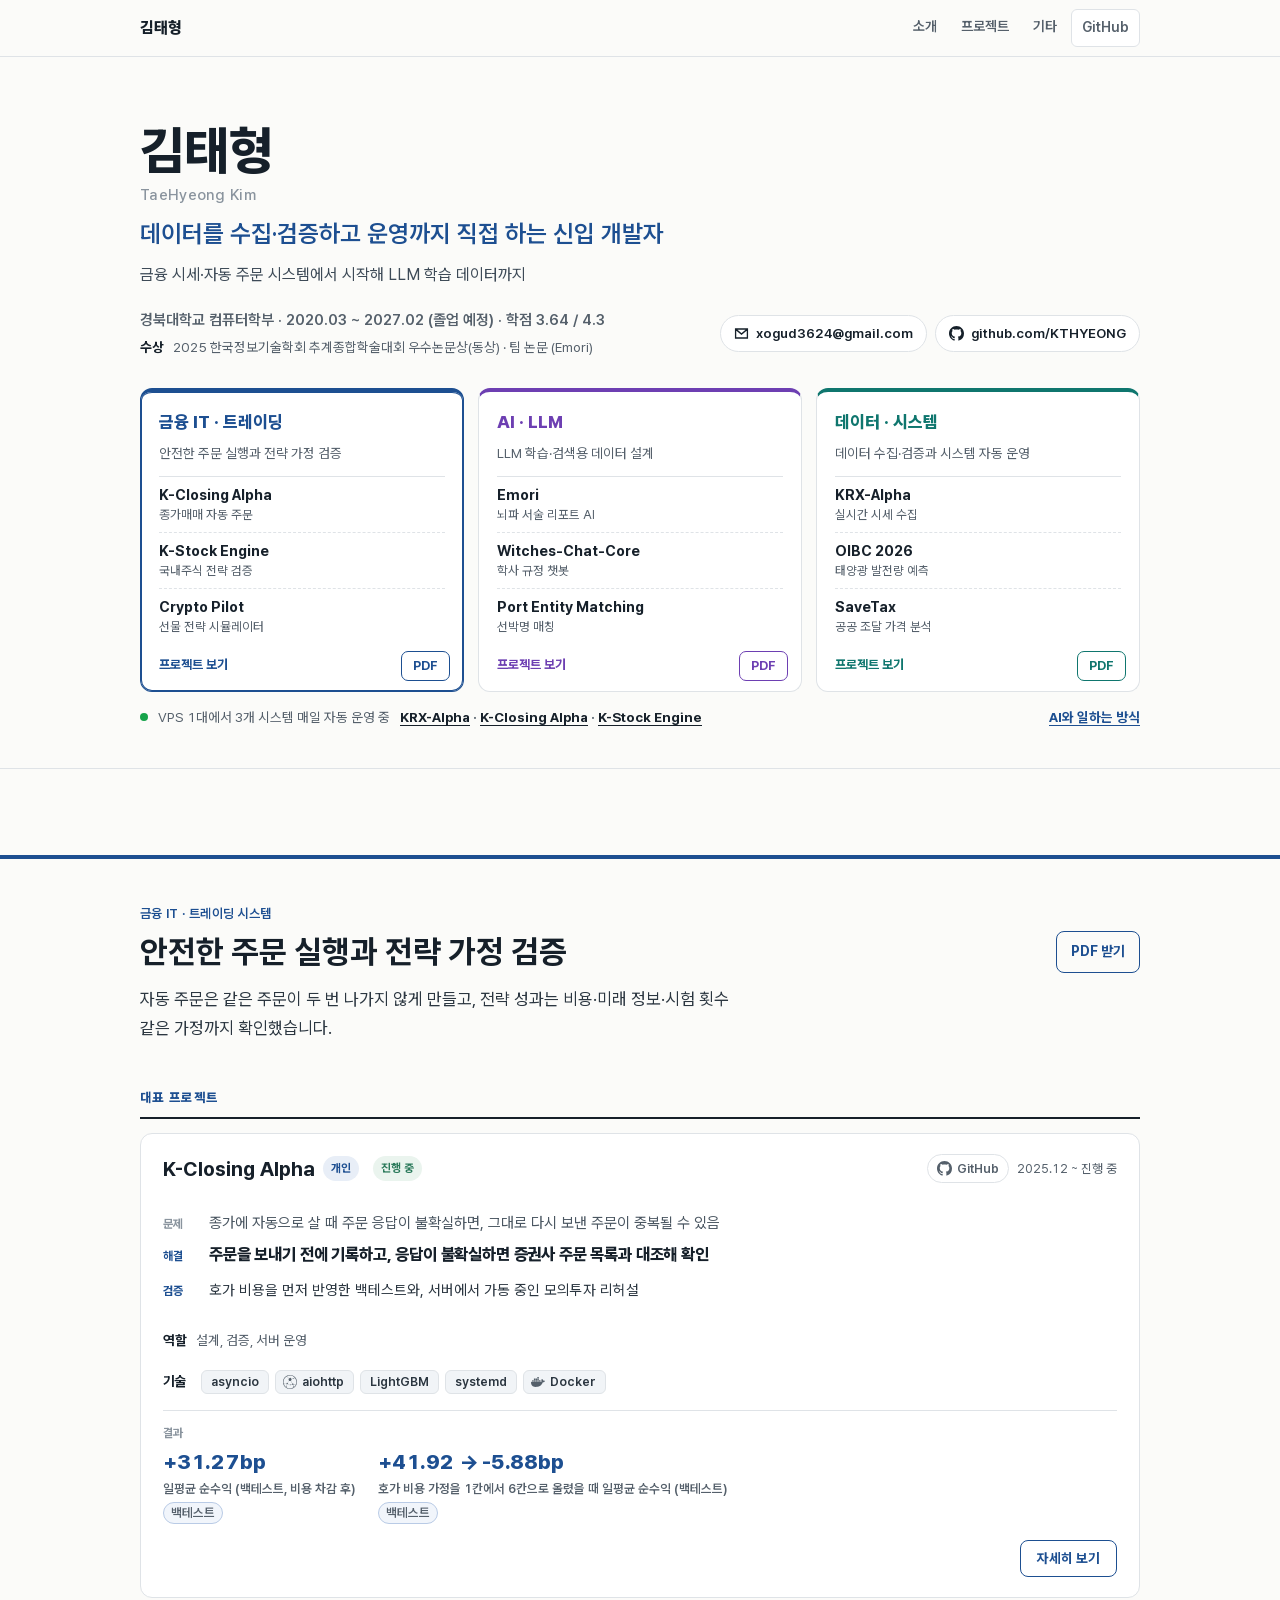
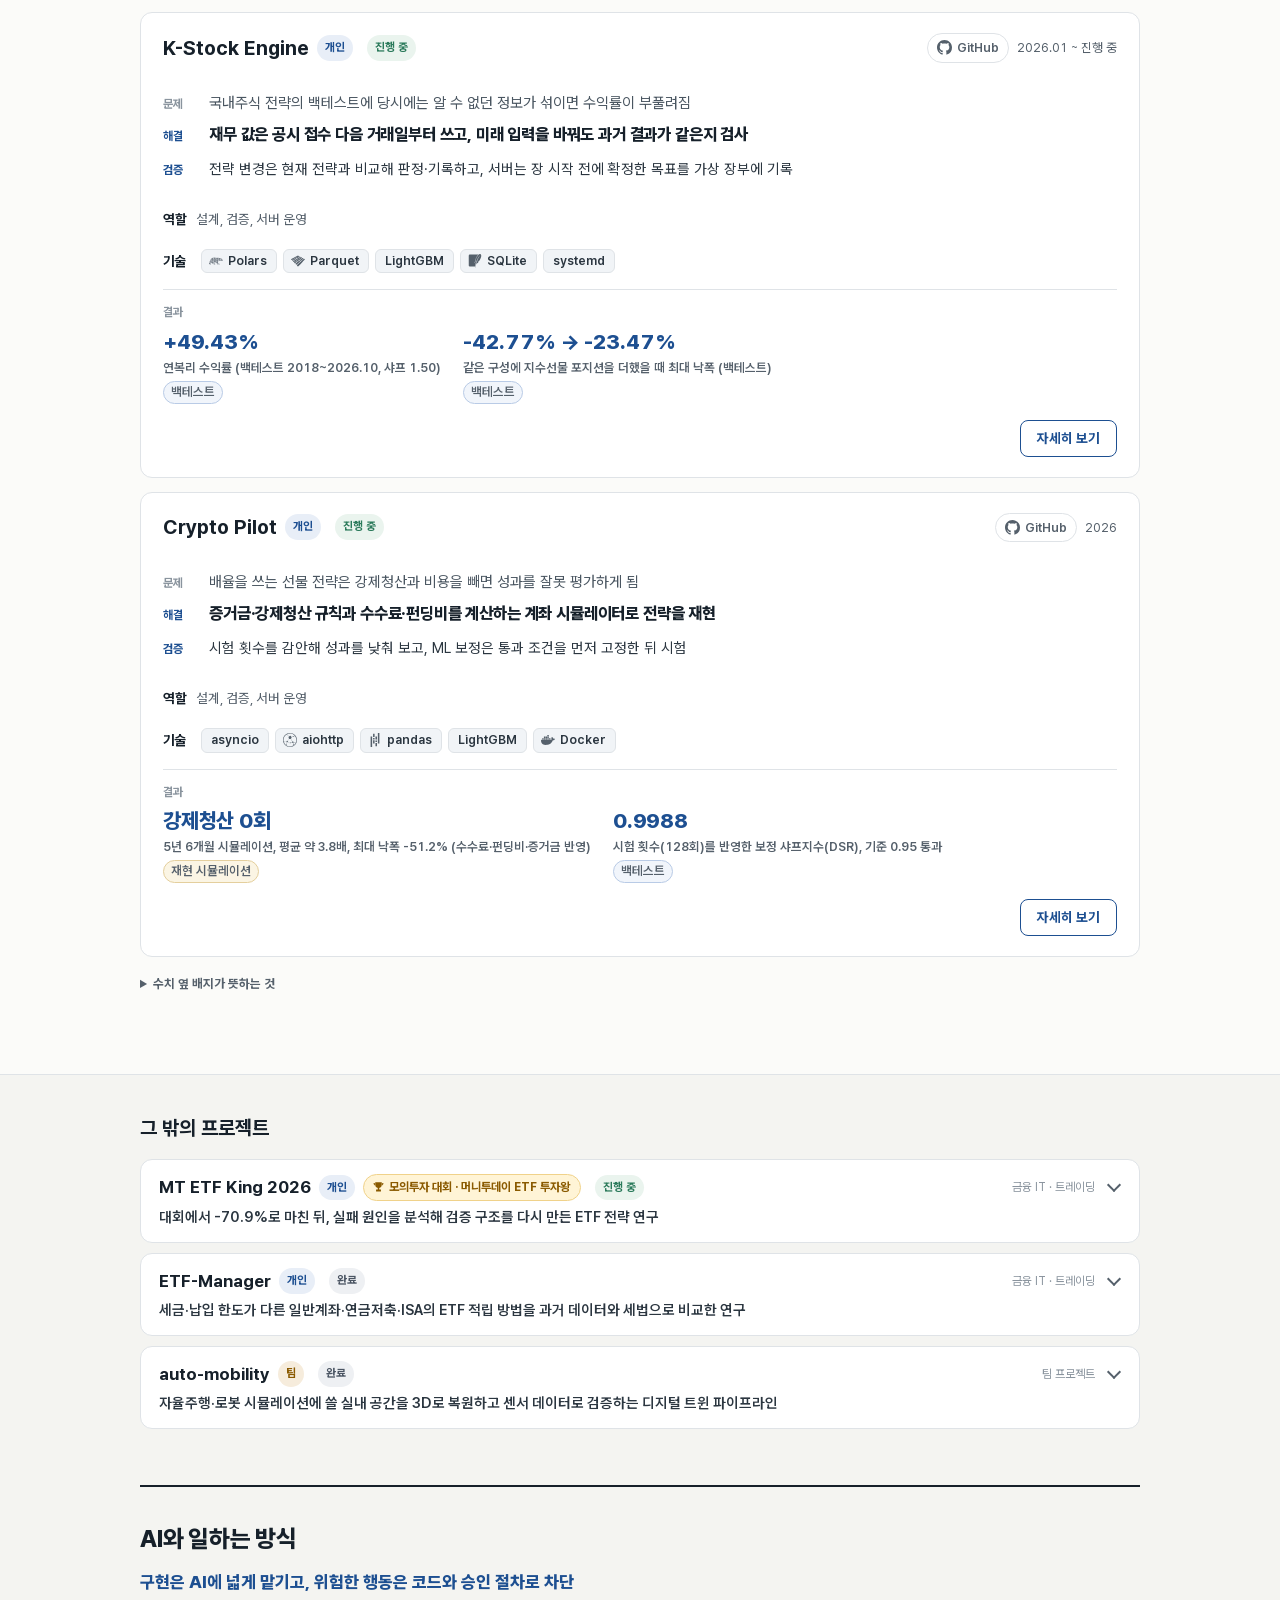
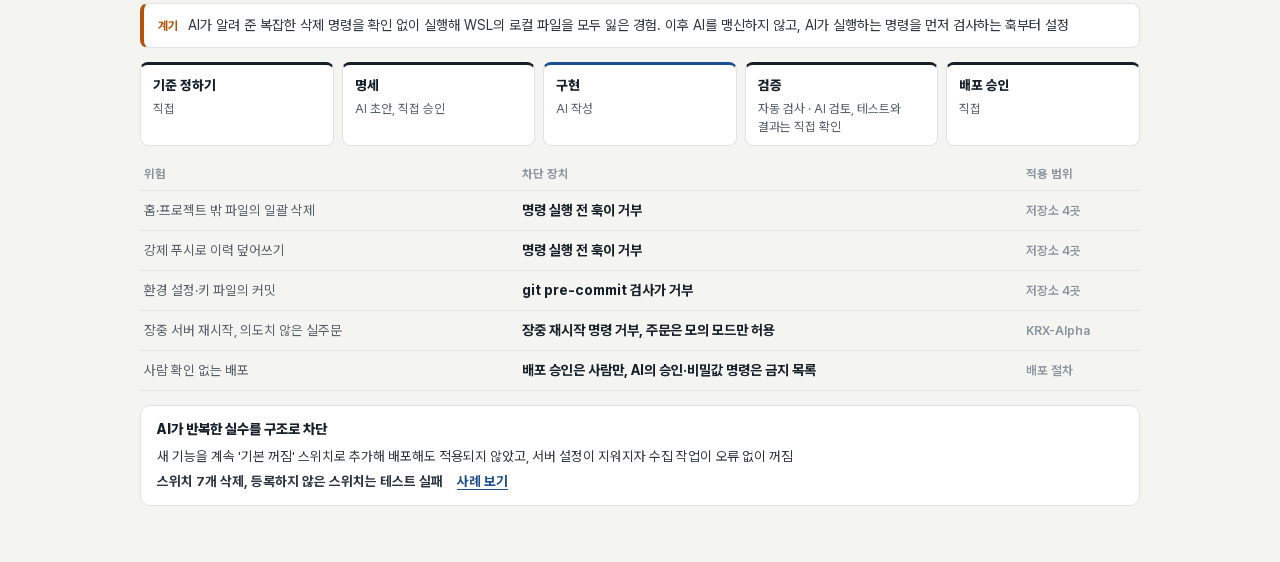
<file: index.html>
<!doctype html>
<html lang="ko">
<head>
<meta charset="utf-8">
<meta name="viewport" content="width=device-width, initial-scale=1">
<title>김태형 · 개발자 포트폴리오</title>
<meta name="description" content="데이터를 수집·검증하고 운영까지 직접 하는 신입 개발자. 경북대학교 컴퓨터학부 2027.02 졸업 예정.">
<meta name="robots" content="noindex">
<meta property="og:title" content="김태형 · 개발자 포트폴리오"><meta property="og:description" content="데이터를 수집·검증하고 운영까지 직접 하는 신입 개발자. 경북대학교 컴퓨터학부 2027.02 졸업 예정."><meta property="og:type" content="website">
<link rel="icon" href="favicon.svg" type="image/svg+xml">
<link rel="stylesheet" href="styles.css?v=e981445e">
<script>document.documentElement.classList.add('js')</script>
</head>
<body class="web">
<header class="site-head"><div class="wrap bar">
  <a class="brand" href="#top">김태형</a>
  <nav aria-label="페이지 이동"><a href="#top">소개</a><a href="#tracks">프로젝트</a><a href="#projects-others">기타</a><a class="gh" href="https://github.com/KTHYEONG">GitHub</a></nav>
</div></header>
<main id="top">
<section class="hero"><div class="wrap">
  <div class="hero-main">
      <h1>김태형<span class="en">TaeHyeong Kim</span></h1>
      <p class="hero-tag">데이터를 수집·검증하고 운영까지 직접 하는 신입 개발자</p>
      <p class="hero-origin">금융 시세·자동 주문 시스템에서 시작해 LLM 학습 데이터까지</p>
      <div class="hero-meta"><div><p class="hero-edu">경북대학교 컴퓨터학부 · 2020.03 ~ 2027.02 (졸업 예정) · 학점 3.64 / 4.3</p><p class="hero-award"><b>수상</b> <a href="projects/emori.html">2025 한국정보기술학회 추계종합학술대회 우수논문상(동상) · 팀 논문 (Emori)</a></p></div><ul class="hero-contacts" aria-label="연락처">
    <li><a href="mailto:xogud3624@gmail.com"><svg class="gh-ic" viewBox="0 0 16 16" width="15" height="15" aria-hidden="true" focusable="false"><path fill="none" stroke="currentColor" stroke-width="1.4" d="M1.7 3.2h12.6v9.6H1.7zM2 3.6l6 5 6-5"/></svg><span>xogud3624@gmail.com</span></a></li>
    <li><a href="https://github.com/KTHYEONG"><svg class="gh-ic" viewBox="0 0 16 16" width="15" height="15" aria-hidden="true" focusable="false"><path fill="currentColor" d="M8 0C3.58 0 0 3.58 0 8c0 3.54 2.29 6.53 5.47 7.59.4.07.55-.17.55-.38 0-.19-.01-.82-.01-1.49-2.01.37-2.53-.49-2.69-.94-.09-.23-.48-.94-.82-1.13-.28-.15-.68-.52-.01-.53.63-.01 1.08.58 1.23.82.72 1.21 1.87.87 2.33.66.07-.52.28-.87.51-1.07-1.78-.2-3.64-.89-3.64-3.95 0-.87.31-1.59.82-2.15-.08-.2-.36-1.02.08-2.12 0 0 .67-.21 2.2.82.64-.18 1.32-.27 2-.27.68 0 1.36.09 2 .27 1.53-1.04 2.2-.82 2.2-.82.44 1.1.16 1.92.08 2.12.51.56.82 1.27.82 2.15 0 3.07-1.87 3.75-3.65 3.95.29.25.54.73.54 1.48 0 1.07-.01 1.93-.01 2.2 0 .21.15.46.55.38A8.013 8.013 0 0016 8c0-4.42-3.58-8-8-8z"/></svg><span>github.com/KTHYEONG</span></a></li>
  </ul></div>
  </div>
  <ul class="tcards" aria-label="지원 분야 선택"><li class="tcard" data-sw="finance-trading"><a class="tc-main" href="#finance-trading" data-track="finance-trading"><strong>금융 IT · 트레이딩</strong><span class="tc-head">안전한 주문 실행과 전략 가정 검증</span><span class="tc-list"><span class="tc-item"><b>K-Closing Alpha</b><small>종가매매 자동 주문</small></span><span class="tc-item"><b>K-Stock Engine</b><small>국내주식 전략 검증</small></span><span class="tc-item"><b>Crypto Pilot</b><small>선물 전략 시뮬레이터</small></span></span><em>프로젝트 보기</em></a><a class="tc-pdf" href="pdf/portfolio-finance-trading.pdf" download aria-label="금융 IT · 트레이딩 PDF 받기">PDF</a></li><li class="tcard" data-sw="ai-llm"><a class="tc-main" href="#ai-llm" data-track="ai-llm"><strong>AI · LLM</strong><span class="tc-head">LLM 학습·검색용 데이터 설계</span><span class="tc-list"><span class="tc-item"><b>Emori</b><small>뇌파 서술 리포트 AI</small></span><span class="tc-item"><b>Witches-Chat-Core</b><small>학사 규정 챗봇</small></span><span class="tc-item"><b>Port Entity Matching</b><small>선박명 매칭</small></span></span><em>프로젝트 보기</em></a><a class="tc-pdf" href="pdf/portfolio-ai-llm.pdf" download aria-label="AI · LLM PDF 받기">PDF</a></li><li class="tcard" data-sw="data-eng"><a class="tc-main" href="#data-eng" data-track="data-eng"><strong>데이터 · 시스템</strong><span class="tc-head">데이터 수집·검증과 시스템 자동 운영</span><span class="tc-list"><span class="tc-item"><b>KRX-Alpha</b><small>실시간 시세 수집</small></span><span class="tc-item"><b>OIBC 2026</b><small>태양광 발전량 예측</small></span><span class="tc-item"><b>SaveTax</b><small>공공 조달 가격 분석</small></span></span><em>프로젝트 보기</em></a><a class="tc-pdf" href="pdf/portfolio-data-eng.pdf" download aria-label="데이터 · 시스템 PDF 받기">PDF</a></li></ul>
  <p class="hero-ops"><i aria-hidden="true"></i><span>VPS 1대에서 3개 시스템 매일 자동 운영 중</span><span class="hero-ops-links"><a href="projects/krx-alpha.html">KRX-Alpha</a><span aria-hidden="true"> · </span><a href="projects/k-closing-alpha.html">K-Closing Alpha</a><span aria-hidden="true"> · </span><a href="projects/k-stock-engine.html">K-Stock Engine</a></span><a class="hero-ai" href="#ai">AI와 일하는 방식</a></p>
</div></section>
<div class="tracks-area" id="tracks">
<div class="track-switch" role="navigation" aria-label="분야 선택"><div class="wrap switch-in">
    <span class="switch-label">분야</span>
    <a class="sw" href="#finance-trading" data-track="finance-trading">금융 IT · 트레이딩</a><a class="sw" href="#ai-llm" data-track="ai-llm">AI · LLM</a><a class="sw" href="#data-eng" data-track="data-eng">데이터 · 시스템</a>
  </div></div>
<section class="track" id="finance-trading" data-track="finance-trading" aria-labelledby="h-finance-trading">
      <div class="wrap">
        <div class="track-head">
          <div class="track-top">
            <div>
              <p class="eyebrow">금융 IT · 트레이딩 시스템</p>
              <h2 id="h-finance-trading">안전한 주문 실행과 전략 가정 검증</h2>
            </div>
            <a class="pdf-link" href="pdf/portfolio-finance-trading.pdf" download aria-label="금융 IT · 트레이딩 PDF 받기">PDF 받기</a>
          </div>
          <p class="lead">자동 주문은 같은 주문이 두 번 나가지 않게 만들고, 전략 성과는 비용·미래 정보·시험 횟수 같은 가정까지 확인했습니다.</p>
        </div>
        <h3 class="part">대표 프로젝트</h3>
        <ol class="pcards"><li class="pcard">
    <div class="pc-head"><h3><a href="projects/k-closing-alpha.html">K-Closing Alpha</a></h3><span class="kind kind-personal">개인</span><span class="status">진행 중</span><a class="pc-gh" href="https://github.com/KTHYEONG/k-closing-alpha" aria-label="K-Closing Alpha GitHub 저장소"><svg class="gh-ic" viewBox="0 0 16 16" width="15" height="15" aria-hidden="true" focusable="false"><path fill="currentColor" d="M8 0C3.58 0 0 3.58 0 8c0 3.54 2.29 6.53 5.47 7.59.4.07.55-.17.55-.38 0-.19-.01-.82-.01-1.49-2.01.37-2.53-.49-2.69-.94-.09-.23-.48-.94-.82-1.13-.28-.15-.68-.52-.01-.53.63-.01 1.08.58 1.23.82.72 1.21 1.87.87 2.33.66.07-.52.28-.87.51-1.07-1.78-.2-3.64-.89-3.64-3.95 0-.87.31-1.59.82-2.15-.08-.2-.36-1.02.08-2.12 0 0 .67-.21 2.2.82.64-.18 1.32-.27 2-.27.68 0 1.36.09 2 .27 1.53-1.04 2.2-.82 2.2-.82.44 1.1.16 1.92.08 2.12.51.56.82 1.27.82 2.15 0 3.07-1.87 3.75-3.65 3.95.29.25.54.73.54 1.48 0 1.07-.01 1.93-.01 2.2 0 .21.15.46.55.38A8.013 8.013 0 0016 8c0-4.42-3.58-8-8-8z"/></svg><span>GitHub</span></a><span class="pc-period pc-period-after">2025.12 ~ 진행 중</span></div>
    <dl class="pc-ps"><div class="ps-q"><dt>문제</dt><dd>종가에 자동으로 살 때 주문 응답이 불확실하면, 그대로 다시 보낸 주문이 중복될 수 있음</dd></div><div class="ps-a"><dt>해결</dt><dd>주문을 보내기 전에 기록하고, 응답이 불확실하면 증권사 주문 목록과 대조해 확인</dd></div></dl><ul class="pc-points"><li><b>검증</b><span>호가 비용을 먼저 반영한 백테스트와, 서버에서 가동 중인 모의투자 리허설</span></li></ul>
    <p class="pc-role"><b>역할</b> 설계, 검증, 서버 운영</p>
    
    <div class="pc-role pc-tech"><b>기술</b><ul class="tech-chips"><li class="no-ic"><span>asyncio</span></li><li><svg class="tech-ic" viewBox="0 0 24 24" width="14" height="14" aria-hidden="true" focusable="false"><path fill="currentColor" d="M0 12C.01 5.377 5.377.01 12 0c6.623.01 11.99 5.377 12 12-.01 6.623-5.377 11.99-12 12C5.377 23.99.01 18.623 0 12zm12 11.004a10.948 10.948 0 0 0 6.81-2.367l-.303-.656a.746.746 0 0 1-.621-1.347l-.722-1.563a1.244 1.244 0 0 1-1.543-.734l-2.474.633v.012a.747.747 0 1 1-1.475-.178L8.2 15.31a1.244 1.244 0 0 1-1.278.607l-.748 2.59a.747.747 0 0 1-.17 1.388l.052 1.36A10.935 10.935 0 0 0 12 23.003zM5.75 21.05l-.044-1.142a.747.747 0 0 1 .18-1.482l.749-2.59a1.245 1.245 0 0 1-.759-1.147l-4.674-.566A11.035 11.035 0 0 0 5.75 21.05zm13.3-.608a11.083 11.083 0 0 0 2.74-3.421l-3.826-.751a1.245 1.245 0 0 1-.528.672l.732 1.588a.747.747 0 0 1 .598 1.3l.285.612zm2.878-3.698A10.934 10.934 0 0 0 23.004 12a10.95 10.95 0 0 0-2.492-6.965L19 5.551a.749.749 0 0 1-.726.922.747.747 0 0 1-.682-.442L14.449 7.1a2.492 2.492 0 0 1-1.015 2.737l2.857 4.901a1.245 1.245 0 0 1 1.732 1.236l3.904.77zm-8.846-.068l2.465-.63a1.242 1.242 0 0 1 .486-1.157l-2.856-4.9a2.478 2.478 0 0 1-2.444-.11l-2.77 3.892a1.242 1.242 0 0 1 .354 1.263l3.483 1.497a.746.746 0 0 1 1.282.143v.002zm-7.17-2.284a1.246 1.246 0 0 1 1.81-.794l2.77-3.89a2.484 2.484 0 0 1-.93-1.94c0-.603.219-1.186.617-1.64L6.476 2.487a11.013 11.013 0 0 0-5.33 11.328l4.765.578zm8.44-7.572l3.174-1.083v-.01a.747.747 0 0 1 1.345-.448l1.433-.489A10.982 10.982 0 0 0 6.745 2.333l3.64 3.581a2.49 2.49 0 0 1 3.967.904l-.002.003z"/></svg><span>aiohttp</span></li><li class="no-ic"><span>LightGBM</span></li><li class="no-ic"><span>systemd</span></li><li><svg class="tech-ic" viewBox="0 0 24 24" width="14" height="14" aria-hidden="true" focusable="false"><path fill="currentColor" d="M13.983 11.078h2.119a.186.186 0 00.186-.185V9.006a.186.186 0 00-.186-.186h-2.119a.185.185 0 00-.185.185v1.888c0 .102.083.185.185.185m-2.954-5.43h2.118a.186.186 0 00.186-.186V3.574a.186.186 0 00-.186-.185h-2.118a.185.185 0 00-.185.185v1.888c0 .102.082.185.185.185m0 2.716h2.118a.187.187 0 00.186-.186V6.29a.186.186 0 00-.186-.185h-2.118a.185.185 0 00-.185.185v1.887c0 .102.082.185.185.186m-2.93 0h2.12a.186.186 0 00.184-.186V6.29a.185.185 0 00-.185-.185H8.1a.185.185 0 00-.185.185v1.887c0 .102.083.185.185.186m-2.964 0h2.119a.186.186 0 00.185-.186V6.29a.185.185 0 00-.185-.185H5.136a.186.186 0 00-.186.185v1.887c0 .102.084.185.186.186m5.893 2.715h2.118a.186.186 0 00.186-.185V9.006a.186.186 0 00-.186-.186h-2.118a.185.185 0 00-.185.185v1.888c0 .102.082.185.185.185m-2.93 0h2.12a.185.185 0 00.184-.185V9.006a.185.185 0 00-.184-.186h-2.12a.185.185 0 00-.184.185v1.888c0 .102.083.185.185.185m-2.964 0h2.119a.185.185 0 00.185-.185V9.006a.185.185 0 00-.184-.186h-2.12a.186.186 0 00-.186.186v1.887c0 .102.084.185.186.185m-2.92 0h2.12a.185.185 0 00.184-.185V9.006a.185.185 0 00-.184-.186h-2.12a.185.185 0 00-.184.185v1.888c0 .102.082.185.185.185M23.763 9.89c-.065-.051-.672-.51-1.954-.51-.338.001-.676.03-1.01.087-.248-1.7-1.653-2.53-1.716-2.566l-.344-.199-.226.327c-.284.438-.49.922-.612 1.43-.23.97-.09 1.882.403 2.661-.595.332-1.55.413-1.744.42H.751a.751.751 0 00-.75.748 11.376 11.376 0 00.692 4.062c.545 1.428 1.355 2.48 2.41 3.124 1.18.723 3.1 1.137 5.275 1.137.983.003 1.963-.086 2.93-.266a12.248 12.248 0 003.823-1.389c.98-.567 1.86-1.288 2.61-2.136 1.252-1.418 1.998-2.997 2.553-4.4h.221c1.372 0 2.215-.549 2.68-1.009.309-.293.55-.65.707-1.046l.098-.288Z"/></svg><span>Docker</span></li></ul></div>
    <div class="pc-proof"><h4>결과</h4><ul class="pc-keys"><li><strong>+31.27bp</strong><span>일평균 순수익 (백테스트, 비용 차감 후)</span><span class="basis basis-backtest">백테스트</span></li><li><strong>+41.92 → -5.88bp</strong><span>호가 비용 가정을 1칸에서 6칸으로 올렸을 때 일평균 순수익 (백테스트)</span><span class="basis basis-backtest">백테스트</span></li></ul></div>
    <a class="pc-btn" href="projects/k-closing-alpha.html">자세히 보기</a>
  </li><li class="pcard">
    <div class="pc-head"><h3><a href="projects/k-stock-engine.html">K-Stock Engine</a></h3><span class="kind kind-personal">개인</span><span class="status">진행 중</span><a class="pc-gh" href="https://github.com/KTHYEONG/k-stock-engine" aria-label="K-Stock Engine GitHub 저장소"><svg class="gh-ic" viewBox="0 0 16 16" width="15" height="15" aria-hidden="true" focusable="false"><path fill="currentColor" d="M8 0C3.58 0 0 3.58 0 8c0 3.54 2.29 6.53 5.47 7.59.4.07.55-.17.55-.38 0-.19-.01-.82-.01-1.49-2.01.37-2.53-.49-2.69-.94-.09-.23-.48-.94-.82-1.13-.28-.15-.68-.52-.01-.53.63-.01 1.08.58 1.23.82.72 1.21 1.87.87 2.33.66.07-.52.28-.87.51-1.07-1.78-.2-3.64-.89-3.64-3.95 0-.87.31-1.59.82-2.15-.08-.2-.36-1.02.08-2.12 0 0 .67-.21 2.2.82.64-.18 1.32-.27 2-.27.68 0 1.36.09 2 .27 1.53-1.04 2.2-.82 2.2-.82.44 1.1.16 1.92.08 2.12.51.56.82 1.27.82 2.15 0 3.07-1.87 3.75-3.65 3.95.29.25.54.73.54 1.48 0 1.07-.01 1.93-.01 2.2 0 .21.15.46.55.38A8.013 8.013 0 0016 8c0-4.42-3.58-8-8-8z"/></svg><span>GitHub</span></a><span class="pc-period pc-period-after">2026.01 ~ 진행 중</span></div>
    <dl class="pc-ps"><div class="ps-q"><dt>문제</dt><dd>국내주식 전략의 백테스트에 당시에는 알 수 없던 정보가 섞이면 수익률이 부풀려짐</dd></div><div class="ps-a"><dt>해결</dt><dd>재무 값은 공시 접수 다음 거래일부터 쓰고, 미래 입력을 바꿔도 과거 결과가 같은지 검사</dd></div></dl><ul class="pc-points"><li><b>검증</b><span>전략 변경은 현재 전략과 비교해 판정·기록하고, 서버는 장 시작 전에 확정한 목표를 가상 장부에 기록</span></li></ul>
    <p class="pc-role"><b>역할</b> 설계, 검증, 서버 운영</p>
    
    <div class="pc-role pc-tech"><b>기술</b><ul class="tech-chips"><li><svg class="tech-ic" viewBox="0 0 24 24" width="14" height="14" aria-hidden="true" focusable="false"><path fill="currentColor" d="M20.954 7.714h.434c.106 0 .193.087.193.197v3.726a.197.197 0 0 1-.193.193h-.434a.197.197 0 0 1-.197-.193V7.911c0-.11.087-.197.197-.197zm1.213 1.085h.435c.105 0 .192.087.192.196v2.521a.197.197 0 0 1-.192.193h-.435a.197.197 0 0 1-.197-.193v-2.52c0-.114.087-.197.197-.197zm1.206 1.383h.43c.11 0 .197.087.197.197v.718a.197.197 0 0 1-.197.192h-.43a.197.197 0 0 1-.197-.196v-.718a.189.189 0 0 1 .197-.19zm-3.629-2.827h.431a.197.197 0 0 1 .197.196v.719a.197.197 0 0 1-.197.189h-.435a.197.197 0 0 1-.196-.19v-.718a.197.197 0 0 1 .196-.196Zm0 1.444h.431a.197.197 0 0 1 .197.196v.658a.197.197 0 0 1-.197.193h-.435a.197.197 0 0 1-.196-.193v-.658a.197.197 0 0 1 .196-.196zm0 1.387h.431a.197.197 0 0 1 .197.193v1.08a.197.197 0 0 1-.197.193h-.435a.197.197 0 0 1-.196-.192v-1.081a.197.197 0 0 1 .196-.193zm-1.24-3.133h.435a.197.197 0 0 1 .193.196v1.138a.197.197 0 0 1-.193.196h-.434a.197.197 0 0 1-.197-.196V7.249a.197.197 0 0 1 .197-.196Zm0 1.927h.435a.197.197 0 0 1 .193.197v2.162a.197.197 0 0 1-.193.192h-.434a.197.197 0 0 1-.197-.192V9.177a.197.197 0 0 1 .197-.197ZM17.3 6.694h.435a.197.197 0 0 1 .196.192v4.574a.197.197 0 0 1-.196.192H17.3a.197.197 0 0 1-.197-.192V6.886a.197.197 0 0 1 .197-.192zm0 10.174h.435a.197.197 0 0 1 .196.197v.718a.197.197 0 0 1-.196.192H17.3a.197.197 0 0 1-.197-.196v-.718a.197.197 0 0 1 .197-.19zm-1.24-.964h.435a.197.197 0 0 1 .196.197v1.678a.197.197 0 0 1-.196.196h-.431a.197.197 0 0 1-.193-.196V16.1a.197.197 0 0 1 .193-.197zm0-5.117h.435a.197.197 0 0 1 .196.196v1.134a.197.197 0 0 1-.196.2h-.431a.197.197 0 0 1-.193-.196v-1.138a.197.197 0 0 1 .193-.196zm0-4.396h.435a.197.197 0 0 1 .196.197v3.605a.197.197 0 0 1-.196.197h-.431a.197.197 0 0 1-.193-.197V6.588a.197.197 0 0 1 .193-.197zm-1.22.06h.434a.197.197 0 0 1 .197.197V8.75a.197.197 0 0 1-.197.192h-.435a.197.197 0 0 1-.192-.192V6.648a.197.197 0 0 1 .192-.196zm0 2.892h.434a.197.197 0 0 1 .197.193v6.138a.197.197 0 0 1-.197.196h-.435a.197.197 0 0 1-.192-.196V9.536a.197.197 0 0 1 .192-.193Zm0 6.924h.434a.197.197 0 0 1 .197.193v1.14a.197.197 0 0 1-.197.193h-.435a.197.197 0 0 1-.192-.193v-1.14a.197.197 0 0 1 .192-.193zm-1.21-9.638h.43a.197.197 0 0 1 .197.2v4.925a.197.197 0 0 1-.196.197h-.435a.197.197 0 0 1-.193-.197V6.83a.197.197 0 0 1 .193-.197Zm0 5.722h.43a.197.197 0 0 1 .197.197v3.908a.197.197 0 0 1-.196.197h-.435a.197.197 0 0 1-.193-.197v-3.908a.197.197 0 0 1 .193-.197Zm-1.217-5.9h.435a.197.197 0 0 1 .192.197v3.179a.197.197 0 0 1-.192.196h-.435a.197.197 0 0 1-.197-.196V6.652a.197.197 0 0 1 .197-.197zm0 3.977h.435a.197.197 0 0 1 .192.192v2.646a.197.197 0 0 1-.192.193h-.435a.197.197 0 0 1-.197-.193V10.62a.197.197 0 0 1 .197-.192zm0 3.428h.435a.197.197 0 0 1 .192.196v1.198a.197.197 0 0 1-.192.197h-.435a.197.197 0 0 1-.197-.197v-1.198a.197.197 0 0 1 .197-.196zm-1.22-7.522h.434a.197.197 0 0 1 .196.19v1.443a.197.197 0 0 1-.196.193h-.439a.197.197 0 0 1-.196-.193v-1.44a.197.197 0 0 1 .196-.196zm0 2.227h.434a.197.197 0 0 1 .196.192v5.534a.197.197 0 0 1-.196.196h-.439a.197.197 0 0 1-.196-.196V8.753a.197.197 0 0 1 .196-.192Zm-1.225 8.182h.434a.197.197 0 0 1 .197.197v.835a.197.197 0 0 1-.197.197h-.434a.197.197 0 0 1-.193-.197v-.835a.197.197 0 0 1 .193-.197zm0-10.658h.434a.197.197 0 0 1 .197.197v5.113a.197.197 0 0 1-.197.193h-.434a.197.197 0 0 1-.193-.193v-5.11a.197.197 0 0 1 .193-.196Zm0 5.904h.434a.197.197 0 0 1 .197.192v2.102a.197.197 0 0 1-.197.196h-.434a.197.197 0 0 1-.193-.196V12.18a.197.197 0 0 1 .193-.192zm-1.221 3.855h.434a.197.197 0 0 1 .193.189v1.742a.197.197 0 0 1-.193.197h-.434a.197.197 0 0 1-.197-.197v-1.738a.197.197 0 0 1 .197-.197zm0-6.025h.434a.197.197 0 0 1 .193.197v4.27a.197.197 0 0 1-.193.193h-.434a.197.197 0 0 1-.197-.196v-4.267a.197.197 0 0 1 .197-.19Zm0-3.794h.434a.197.197 0 0 1 .193.196v3.005a.197.197 0 0 1-.193.196h-.434a.197.197 0 0 1-.197-.196V6.22a.197.197 0 0 1 .197-.196Zm-1.221.06h.435a.197.197 0 0 1 .196.197V7a.197.197 0 0 1-.196.192h-.435A.197.197 0 0 1 7.332 7v-.718a.197.197 0 0 1 .193-.197Zm0 1.448h.435a.197.197 0 0 1 .196.192v5.541a.197.197 0 0 1-.196.193h-.435a.197.197 0 0 1-.193-.193V7.73a.197.197 0 0 1 .193-.193Zm0 6.323h.435a.197.197 0 0 1 .196.193v1.5a.197.197 0 0 1-.196.197h-.435a.197.197 0 0 1-.193-.197v-1.5a.197.197 0 0 1 .193-.193zm0 2.286h.435a.197.197 0 0 1 .196.197v.956a.197.197 0 0 1-.196.197h-.435a.197.197 0 0 1-.193-.197v-.956a.197.197 0 0 1 .193-.197ZM6.305 6.57h.434a.197.197 0 0 1 .193.196v3.606a.197.197 0 0 1-.193.193h-.435a.197.197 0 0 1-.196-.193V6.765a.197.197 0 0 1 .196-.196Zm0 4.395h.434a.197.197 0 0 1 .193.193v.84a.197.197 0 0 1-.193.196h-.435a.197.197 0 0 1-.196-.197v-.839a.197.197 0 0 1 .196-.193Zm0 1.505h.43a.197.197 0 0 1 .197.196v3.727a.197.197 0 0 1-.197.196h-.43a.197.197 0 0 1-.197-.196v-3.727a.197.197 0 0 1 .196-.196ZM5.018 9.577h.56a.136.136 0 0 1 .132.136v2.763a.136.136 0 0 1-.132.136h-.556a.136.136 0 0 1-.136-.136V9.717a.136.136 0 0 1 .136-.14zm0 3.432h.56a.136.136 0 0 1 .132.136v2.483a.136.136 0 0 1-.132.136h-.556a.136.136 0 0 1-.136-.136v-2.475a.136.136 0 0 1 .136-.136zm0-5.96h.56a.136.136 0 0 1 .132.136v1.92a.136.136 0 0 1-.132.136h-.556a.136.136 0 0 1-.136-.136v-1.92a.136.136 0 0 1 .136-.136Zm-1.217.597h.552a.136.136 0 0 1 .136.132v2.884a.136.136 0 0 1-.136.132h-.552a.136.136 0 0 1-.136-.132V7.778a.136.136 0 0 1 .136-.132Zm0 3.5h.552a.136.136 0 0 1 .136.136v3.904a.136.136 0 0 1-.136.136h-.556a.136.136 0 0 1-.132-.136v-3.9a.136.136 0 0 1 .132-.136Zm-1.168 5.722h.435a.197.197 0 0 1 .197.197v.718a.197.197 0 0 1-.197.192h-.43a.197.197 0 0 1-.194-.196v-.718a.197.197 0 0 1 .193-.19zm-.06-2.562h.563a.136.136 0 0 1 .136.136v1.262a.136.136 0 0 1-.136.136h-.56a.136.136 0 0 1-.132-.136v-1.262a.136.136 0 0 1 .133-.136zm0-4.725h.563a.136.136 0 0 1 .136.132v4.075a.136.136 0 0 1-.136.136h-.56a.136.136 0 0 1-.132-.136V9.713a.136.136 0 0 1 .133-.132Zm-1.213 5.95h.555a.136.136 0 0 1 .136.135v2.173a.136.136 0 0 1-.136.136h-.56a.136.136 0 0 1-.135-.136v-2.173a.136.136 0 0 1 .136-.136zm.06-3.225h.431a.197.197 0 0 1 .197.193v2.506a.197.197 0 0 1-.197.196h-.435a.197.197 0 0 1-.196-.196v-2.506a.197.197 0 0 1 .196-.193ZM.14 15.001h.552c.075 0 .136.06.136.136v2.052c0 .076-.06.136-.136.136H.136A.136.136 0 0 1 0 17.19v-2.052c0-.076.06-.136.136-.136z"/></svg><span>Polars</span></li><li><svg class="tech-ic" viewBox="0 0 24 24" width="14" height="14" aria-hidden="true" focusable="false"><path fill="currentColor" d="M10.953 20.391c-.95-1.013-.978-1.057-.807-1.248.27-.304 11.811-10.868 11.977-10.964.143-.083 1.558.6 1.867.902.119.115-.8 1.098-5.817 6.218-3.277 3.345-6.021 6.095-6.097 6.112-.076.016-.582-.442-1.123-1.02zM8.333 17.7c-.511-.515-.835-.92-.803-1.003.058-.152 6.693-5.515 6.817-5.51.153.005 1.714 1.191 1.714 1.302 0 .116-6.67 6.073-6.8 6.073-.038 0-.456-.388-.928-.862zM5.91 15.227c-.4-.448-.652-.81-.598-.86.28-.26 3.164-2.26 3.26-2.26.154.002 1.547 1.196 1.547 1.327 0 .161-3.124 2.566-3.334 2.566-.1 0-.494-.348-.875-.773zm-1.988-2.04c-.574-.58-.642-.69-.512-.81.187-.174 9.357-6.094 9.545-6.162.146-.053 1.417.716 1.417.858 0 .102-9.401 6.685-9.63 6.744-.091.023-.435-.241-.82-.63zm6.117-.935c-.379-.314-.687-.626-.684-.692.002-.066.337-.354.743-.64.406-.285 2.227-1.587 4.046-2.894 1.82-1.307 3.383-2.376 3.474-2.376.245 0 1.485.717 1.445.835-.057.173-8.012 6.336-8.179 6.337-.086 0-.467-.256-.845-.57zm-7.963-.923c-.452-.478-.518-.593-.4-.701.103-.093 5.783-3.449 6.47-3.821.114-.062 1.318.807 1.28.922-.05.15-6.456 4.172-6.645 4.172-.09 0-.408-.257-.705-.572Zm13.735.038c-.416-.298-.772-.59-.792-.65-.028-.083 3.74-3.215 4.595-3.818.166-.118.297-.079 1.01.301.45.24.818.485.817.545-.002.152-4.487 4.098-4.7 4.135-.096.016-.515-.214-.93-.513zM.547 9.707 0 9.156l.243-.158c.133-.086 2.841-1.563 6.018-3.282l5.775-3.126.553.27c.303.15.552.322.552.384 0 .084-11.875 7.018-12.02 7.018-.015 0-.274-.249-.574-.553zm8.88-2.79c-.269-.2-.487-.418-.487-.483s1.083-.755 2.406-1.534l2.405-1.417.617.33c.34.18.617.363.617.406 0 .122-4.715 3.07-4.904 3.067-.092-.001-.387-.167-.655-.368Zm4.816-.612c-.325-.2-.589-.418-.588-.484.002-.112 1.64-1.209 1.909-1.279.123-.032 1.226.55 1.315.694.027.044-.031.15-.128.237-.333.296-1.7 1.202-1.81 1.199-.06-.002-.374-.167-.698-.367z"/></svg><span>Parquet</span></li><li class="no-ic"><span>LightGBM</span></li><li><svg class="tech-ic" viewBox="0 0 24 24" width="14" height="14" aria-hidden="true" focusable="false"><path fill="currentColor" d="M21.678.521c-1.032-.92-2.28-.55-3.513.544a8.71 8.71 0 0 0-.547.535c-2.109 2.237-4.066 6.38-4.674 9.544.237.48.422 1.093.544 1.561a13.044 13.044 0 0 1 .164.703s-.019-.071-.096-.296l-.05-.146a1.689 1.689 0 0 0-.033-.08c-.138-.32-.518-.995-.686-1.289-.143.423-.27.818-.376 1.176.484.884.778 2.4.778 2.4s-.025-.099-.147-.442c-.107-.303-.644-1.244-.772-1.464-.217.804-.304 1.346-.226 1.478.152.256.296.698.422 1.186.286 1.1.485 2.44.485 2.44l.017.224a22.41 22.41 0 0 0 .056 2.748c.095 1.146.273 2.13.5 2.657l.155-.084c-.334-1.038-.47-2.399-.41-3.967.09-2.398.642-5.29 1.661-8.304 1.723-4.55 4.113-8.201 6.3-9.945-1.993 1.8-4.692 7.63-5.5 9.788-.904 2.416-1.545 4.684-1.931 6.857.666-2.037 2.821-2.912 2.821-2.912s1.057-1.304 2.292-3.166c-.74.169-1.955.458-2.362.629-.6.251-.762.337-.762.337s1.945-1.184 3.613-1.72C21.695 7.9 24.195 2.767 21.678.521m-18.573.543A1.842 1.842 0 0 0 1.27 2.9v16.608a1.84 1.84 0 0 0 1.835 1.834h9.418a22.953 22.953 0 0 1-.052-2.707c-.006-.062-.011-.141-.016-.2a27.01 27.01 0 0 0-.473-2.378c-.121-.47-.275-.898-.369-1.057-.116-.197-.098-.31-.097-.432 0-.12.015-.245.037-.386a9.98 9.98 0 0 1 .234-1.045l.217-.028c-.017-.035-.014-.065-.031-.097l-.041-.381a32.8 32.8 0 0 1 .382-1.194l.2-.019c-.008-.016-.01-.038-.018-.053l-.043-.316c.63-3.28 2.587-7.443 4.8-9.791.066-.069.133-.128.198-.194Z"/></svg><span>SQLite</span></li><li class="no-ic"><span>systemd</span></li></ul></div>
    <div class="pc-proof"><h4>결과</h4><ul class="pc-keys"><li><strong>+49.43%</strong><span>연복리 수익률 (백테스트 2018~2026.10, 샤프 1.50)</span><span class="basis basis-backtest">백테스트</span></li><li><strong>-42.77% → -23.47%</strong><span>같은 구성에 지수선물 포지션을 더했을 때 최대 낙폭 (백테스트)</span><span class="basis basis-backtest">백테스트</span></li></ul></div>
    <a class="pc-btn" href="projects/k-stock-engine.html">자세히 보기</a>
  </li><li class="pcard">
    <div class="pc-head"><h3><a href="projects/crypto-pilot.html">Crypto Pilot</a></h3><span class="kind kind-personal">개인</span><span class="status">진행 중</span><a class="pc-gh" href="https://github.com/KTHYEONG/crypto-pilot" aria-label="Crypto Pilot GitHub 저장소"><svg class="gh-ic" viewBox="0 0 16 16" width="15" height="15" aria-hidden="true" focusable="false"><path fill="currentColor" d="M8 0C3.58 0 0 3.58 0 8c0 3.54 2.29 6.53 5.47 7.59.4.07.55-.17.55-.38 0-.19-.01-.82-.01-1.49-2.01.37-2.53-.49-2.69-.94-.09-.23-.48-.94-.82-1.13-.28-.15-.68-.52-.01-.53.63-.01 1.08.58 1.23.82.72 1.21 1.87.87 2.33.66.07-.52.28-.87.51-1.07-1.78-.2-3.64-.89-3.64-3.95 0-.87.31-1.59.82-2.15-.08-.2-.36-1.02.08-2.12 0 0 .67-.21 2.2.82.64-.18 1.32-.27 2-.27.68 0 1.36.09 2 .27 1.53-1.04 2.2-.82 2.2-.82.44 1.1.16 1.92.08 2.12.51.56.82 1.27.82 2.15 0 3.07-1.87 3.75-3.65 3.95.29.25.54.73.54 1.48 0 1.07-.01 1.93-.01 2.2 0 .21.15.46.55.38A8.013 8.013 0 0016 8c0-4.42-3.58-8-8-8z"/></svg><span>GitHub</span></a><span class="pc-period pc-period-after">2026</span></div>
    <dl class="pc-ps"><div class="ps-q"><dt>문제</dt><dd>배율을 쓰는 선물 전략은 강제청산과 비용을 빼면 성과를 잘못 평가하게 됨</dd></div><div class="ps-a"><dt>해결</dt><dd>증거금·강제청산 규칙과 수수료·펀딩비를 계산하는 계좌 시뮬레이터로 전략을 재현</dd></div></dl><ul class="pc-points"><li><b>검증</b><span>시험 횟수를 감안해 성과를 낮춰 보고, ML 보정은 통과 조건을 먼저 고정한 뒤 시험</span></li></ul>
    <p class="pc-role"><b>역할</b> 설계, 검증, 서버 운영</p>
    
    <div class="pc-role pc-tech"><b>기술</b><ul class="tech-chips"><li class="no-ic"><span>asyncio</span></li><li><svg class="tech-ic" viewBox="0 0 24 24" width="14" height="14" aria-hidden="true" focusable="false"><path fill="currentColor" d="M0 12C.01 5.377 5.377.01 12 0c6.623.01 11.99 5.377 12 12-.01 6.623-5.377 11.99-12 12C5.377 23.99.01 18.623 0 12zm12 11.004a10.948 10.948 0 0 0 6.81-2.367l-.303-.656a.746.746 0 0 1-.621-1.347l-.722-1.563a1.244 1.244 0 0 1-1.543-.734l-2.474.633v.012a.747.747 0 1 1-1.475-.178L8.2 15.31a1.244 1.244 0 0 1-1.278.607l-.748 2.59a.747.747 0 0 1-.17 1.388l.052 1.36A10.935 10.935 0 0 0 12 23.003zM5.75 21.05l-.044-1.142a.747.747 0 0 1 .18-1.482l.749-2.59a1.245 1.245 0 0 1-.759-1.147l-4.674-.566A11.035 11.035 0 0 0 5.75 21.05zm13.3-.608a11.083 11.083 0 0 0 2.74-3.421l-3.826-.751a1.245 1.245 0 0 1-.528.672l.732 1.588a.747.747 0 0 1 .598 1.3l.285.612zm2.878-3.698A10.934 10.934 0 0 0 23.004 12a10.95 10.95 0 0 0-2.492-6.965L19 5.551a.749.749 0 0 1-.726.922.747.747 0 0 1-.682-.442L14.449 7.1a2.492 2.492 0 0 1-1.015 2.737l2.857 4.901a1.245 1.245 0 0 1 1.732 1.236l3.904.77zm-8.846-.068l2.465-.63a1.242 1.242 0 0 1 .486-1.157l-2.856-4.9a2.478 2.478 0 0 1-2.444-.11l-2.77 3.892a1.242 1.242 0 0 1 .354 1.263l3.483 1.497a.746.746 0 0 1 1.282.143v.002zm-7.17-2.284a1.246 1.246 0 0 1 1.81-.794l2.77-3.89a2.484 2.484 0 0 1-.93-1.94c0-.603.219-1.186.617-1.64L6.476 2.487a11.013 11.013 0 0 0-5.33 11.328l4.765.578zm8.44-7.572l3.174-1.083v-.01a.747.747 0 0 1 1.345-.448l1.433-.489A10.982 10.982 0 0 0 6.745 2.333l3.64 3.581a2.49 2.49 0 0 1 3.967.904l-.002.003z"/></svg><span>aiohttp</span></li><li><svg class="tech-ic" viewBox="0 0 24 24" width="14" height="14" aria-hidden="true" focusable="false"><path fill="currentColor" d="M16.922 0h2.623v18.104h-2.623zm-4.126 12.94h2.623v2.57h-2.623zm0-7.037h2.623v5.446h-2.623zm0 11.197h2.623v5.446h-2.623zM4.456 5.896h2.622V24H4.455zm4.213 2.559h2.623v2.57H8.67zm0 4.151h2.623v5.447H8.67zm0-11.187h2.623v5.446H8.67Z"/></svg><span>pandas</span></li><li class="no-ic"><span>LightGBM</span></li><li><svg class="tech-ic" viewBox="0 0 24 24" width="14" height="14" aria-hidden="true" focusable="false"><path fill="currentColor" d="M13.983 11.078h2.119a.186.186 0 00.186-.185V9.006a.186.186 0 00-.186-.186h-2.119a.185.185 0 00-.185.185v1.888c0 .102.083.185.185.185m-2.954-5.43h2.118a.186.186 0 00.186-.186V3.574a.186.186 0 00-.186-.185h-2.118a.185.185 0 00-.185.185v1.888c0 .102.082.185.185.185m0 2.716h2.118a.187.187 0 00.186-.186V6.29a.186.186 0 00-.186-.185h-2.118a.185.185 0 00-.185.185v1.887c0 .102.082.185.185.186m-2.93 0h2.12a.186.186 0 00.184-.186V6.29a.185.185 0 00-.185-.185H8.1a.185.185 0 00-.185.185v1.887c0 .102.083.185.185.186m-2.964 0h2.119a.186.186 0 00.185-.186V6.29a.185.185 0 00-.185-.185H5.136a.186.186 0 00-.186.185v1.887c0 .102.084.185.186.186m5.893 2.715h2.118a.186.186 0 00.186-.185V9.006a.186.186 0 00-.186-.186h-2.118a.185.185 0 00-.185.185v1.888c0 .102.082.185.185.185m-2.93 0h2.12a.185.185 0 00.184-.185V9.006a.185.185 0 00-.184-.186h-2.12a.185.185 0 00-.184.185v1.888c0 .102.083.185.185.185m-2.964 0h2.119a.185.185 0 00.185-.185V9.006a.185.185 0 00-.184-.186h-2.12a.186.186 0 00-.186.186v1.887c0 .102.084.185.186.185m-2.92 0h2.12a.185.185 0 00.184-.185V9.006a.185.185 0 00-.184-.186h-2.12a.185.185 0 00-.184.185v1.888c0 .102.082.185.185.185M23.763 9.89c-.065-.051-.672-.51-1.954-.51-.338.001-.676.03-1.01.087-.248-1.7-1.653-2.53-1.716-2.566l-.344-.199-.226.327c-.284.438-.49.922-.612 1.43-.23.97-.09 1.882.403 2.661-.595.332-1.55.413-1.744.42H.751a.751.751 0 00-.75.748 11.376 11.376 0 00.692 4.062c.545 1.428 1.355 2.48 2.41 3.124 1.18.723 3.1 1.137 5.275 1.137.983.003 1.963-.086 2.93-.266a12.248 12.248 0 003.823-1.389c.98-.567 1.86-1.288 2.61-2.136 1.252-1.418 1.998-2.997 2.553-4.4h.221c1.372 0 2.215-.549 2.68-1.009.309-.293.55-.65.707-1.046l.098-.288Z"/></svg><span>Docker</span></li></ul></div>
    <div class="pc-proof"><h4>결과</h4><ul class="pc-keys"><li><strong>강제청산 0회</strong><span>5년 6개월 시뮬레이션, 평균 약 3.8배, 최대 낙폭 -51.2% (수수료·펀딩비·증거금 반영)</span><span class="basis basis-replay">재현 시뮬레이션</span></li><li><strong>0.9988</strong><span>시험 횟수(128회)를 반영한 보정 샤프지수(DSR), 기준 0.95 통과</span><span class="basis basis-backtest">백테스트</span></li></ul></div>
    <a class="pc-btn" href="projects/crypto-pilot.html">자세히 보기</a>
  </li></ol>
        <details class="legend-line"><summary>수치 옆 배지가 뜻하는 것</summary><ul class="legend"><li><span class="basis basis-backtest">백테스트</span><span>과거 데이터 시뮬레이션</span></li><li><span class="basis basis-replay">재현 시뮬레이션</span><span>체결·증거금 규칙을 적용한 원장 리플레이</span></li><li><span class="basis basis-eval">평가셋 측정</span><span>정해진 평가 데이터로 잰 값</span></li><li><span class="basis basis-team">팀 측정</span><span>팀 전체 측정값(제 기여분만의 값이 아님)</span></li><li><span class="basis basis-ops">운영 기록</span><span>실제로 돌린 기록</span></li></ul></details>
      </div>
    </section><section class="track" id="ai-llm" data-track="ai-llm" aria-labelledby="h-ai-llm">
      <div class="wrap">
        <div class="track-head">
          <div class="track-top">
            <div>
              <p class="eyebrow">AI · LLM 데이터</p>
              <h2 id="h-ai-llm">LLM 학습·검색용 데이터 설계</h2>
            </div>
            <a class="pdf-link" href="pdf/portfolio-ai-llm.pdf" download aria-label="AI · LLM PDF 받기">PDF 받기</a>
          </div>
          <p class="lead">학습 데이터 설계, 문서 구조화, 후보 검색과 평가를 직접 다뤘고, 팀 프로젝트는 제 담당과 팀 결과를 나눠 적었습니다.</p>
        </div>
        <h3 class="part">대표 프로젝트</h3>
        <ol class="pcards"><li class="pcard">
    <div class="pc-head"><h3><a href="projects/emori.html">Emori</a></h3><span class="kind kind-team">팀</span><span class="status st-done">완료</span><a class="pc-gh" href="https://github.com/KTHYEONG/Emori" aria-label="Emori GitHub 저장소"><svg class="gh-ic" viewBox="0 0 16 16" width="15" height="15" aria-hidden="true" focusable="false"><path fill="currentColor" d="M8 0C3.58 0 0 3.58 0 8c0 3.54 2.29 6.53 5.47 7.59.4.07.55-.17.55-.38 0-.19-.01-.82-.01-1.49-2.01.37-2.53-.49-2.69-.94-.09-.23-.48-.94-.82-1.13-.28-.15-.68-.52-.01-.53.63-.01 1.08.58 1.23.82.72 1.21 1.87.87 2.33.66.07-.52.28-.87.51-1.07-1.78-.2-3.64-.89-3.64-3.95 0-.87.31-1.59.82-2.15-.08-.2-.36-1.02.08-2.12 0 0 .67-.21 2.2.82.64-.18 1.32-.27 2-.27.68 0 1.36.09 2 .27 1.53-1.04 2.2-.82 2.2-.82.44 1.1.16 1.92.08 2.12.51.56.82 1.27.82 2.15 0 3.07-1.87 3.75-3.65 3.95.29.25.54.73.54 1.48 0 1.07-.01 1.93-.01 2.2 0 .21.15.46.55.38A8.013 8.013 0 0016 8c0-4.42-3.58-8-8-8z"/></svg><span>GitHub</span></a><span class="pc-period pc-period-after">2025.09 ~ 2025.12</span></div>
    <dl class="pc-ps"><div class="ps-q"><dt>문제</dt><dd>VR 체험 중 기록한 뇌파 지표는 숫자라서 상담사가 다시 해석해야 함</dd></div><div class="ps-a"><dt>해결</dt><dd>LLM이 뇌파를 서술형 리포트로 요약하고, 상담 텍스트 분석과 함께 통합 화면으로 제공</dd></div></dl>
    <div class="pc-mine"><h4>내 담당</h4><ul class="pc-points"><li><b>전처리</b><span>VR 체험 중 기록한 뇌파 파일을 JSON으로 바꾸고 값과 이름을 정리</span></li><li><b>학습</b><span>규칙 증강과 4가지 말투의 정답 문장으로 학습 데이터를 만들어 Llama 3.1 8B를 LoRA로 파인튜닝</span></li><li><b>시각화</b><span>뇌파 지표를 레이더 차트, 단계별 색상 표, 키워드 태그로 표현</span></li></ul></div>
    <p class="pc-role pc-collab"><b>협업</b> 팀원과 PR 리뷰로 뇌파 값의 전달 형태를 맞추고, 감정 값의 대응 기준은 멘토에게 확인해 반영. 전처리·시각화 결과는 팀의 통합 화면으로 연결</p>
    <div class="pc-role pc-tech"><b>기술</b><ul class="tech-chips"><li class="no-ic"><span>Llama 3.1</span></li><li><svg class="tech-ic" viewBox="0 0 24 24" width="14" height="14" aria-hidden="true" focusable="false"><path fill="currentColor" d="M12.025 1.13c-5.77 0-10.449 4.647-10.449 10.378 0 1.112.178 2.181.503 3.185.064-.222.203-.444.416-.577a.96.96 0 0 1 .524-.15c.293 0 .584.124.84.284.278.173.48.408.71.694.226.282.458.611.684.951v-.014c.017-.324.106-.622.264-.874s.403-.487.762-.543c.3-.047.596.06.787.203s.31.313.4.467c.15.257.212.468.233.542.01.026.653 1.552 1.657 2.54.616.605 1.01 1.223 1.082 1.912.055.537-.096 1.059-.38 1.572.637.121 1.294.187 1.967.187.657 0 1.298-.063 1.921-.178-.287-.517-.44-1.041-.384-1.581.07-.69.465-1.307 1.081-1.913 1.004-.987 1.647-2.513 1.657-2.539.021-.074.083-.285.233-.542.09-.154.208-.323.4-.467a1.08 1.08 0 0 1 .787-.203c.359.056.604.29.762.543s.247.55.265.874v.015c.225-.34.457-.67.683-.952.23-.286.432-.52.71-.694.257-.16.547-.284.84-.285a.97.97 0 0 1 .524.151c.228.143.373.388.43.625l.006.04a10.3 10.3 0 0 0 .534-3.273c0-5.731-4.678-10.378-10.449-10.378M8.327 6.583a1.5 1.5 0 0 1 .713.174 1.487 1.487 0 0 1 .617 2.013c-.183.343-.762-.214-1.102-.094-.38.134-.532.914-.917.71a1.487 1.487 0 0 1 .69-2.803m7.486 0a1.487 1.487 0 0 1 .689 2.803c-.385.204-.536-.576-.916-.71-.34-.12-.92.437-1.103.094a1.487 1.487 0 0 1 .617-2.013 1.5 1.5 0 0 1 .713-.174m-10.68 1.55a.96.96 0 1 1 0 1.921.96.96 0 0 1 0-1.92m13.838 0a.96.96 0 1 1 0 1.92.96.96 0 0 1 0-1.92M8.489 11.458c.588.01 1.965 1.157 3.572 1.164 1.607-.007 2.984-1.155 3.572-1.164.196-.003.305.12.305.454 0 .886-.424 2.328-1.563 3.202-.22-.756-1.396-1.366-1.63-1.32q-.011.001-.02.006l-.044.026-.01.008-.03.024q-.018.017-.035.036l-.032.04a1 1 0 0 0-.058.09l-.014.025q-.049.088-.11.19a1 1 0 0 1-.083.116 1.2 1.2 0 0 1-.173.18q-.035.029-.075.058a1.3 1.3 0 0 1-.251-.243 1 1 0 0 1-.076-.107c-.124-.193-.177-.363-.337-.444-.034-.016-.104-.008-.2.022q-.094.03-.216.087-.06.028-.125.063l-.13.074q-.067.04-.136.086a3 3 0 0 0-.135.096 3 3 0 0 0-.26.219 2 2 0 0 0-.12.121 2 2 0 0 0-.106.128l-.002.002a2 2 0 0 0-.09.132l-.001.001a1.2 1.2 0 0 0-.105.212q-.013.036-.024.073c-1.139-.875-1.563-2.317-1.563-3.203 0-.334.109-.457.305-.454m.836 10.354c.824-1.19.766-2.082-.365-3.194-1.13-1.112-1.789-2.738-1.789-2.738s-.246-.945-.806-.858-.97 1.499.202 2.362c1.173.864-.233 1.45-.685.64-.45-.812-1.683-2.896-2.322-3.295s-1.089-.175-.938.647 2.822 2.813 2.562 3.244-1.176-.506-1.176-.506-2.866-2.567-3.49-1.898.473 1.23 2.037 2.16c1.564.932 1.686 1.178 1.464 1.53s-3.675-2.511-4-1.297c-.323 1.214 3.524 1.567 3.287 2.405-.238.839-2.71-1.587-3.216-.642-.506.946 3.49 2.056 3.522 2.064 1.29.33 4.568 1.028 5.713-.624m5.349 0c-.824-1.19-.766-2.082.365-3.194 1.13-1.112 1.789-2.738 1.789-2.738s.246-.945.806-.858.97 1.499-.202 2.362c-1.173.864.233 1.45.685.64.451-.812 1.683-2.896 2.322-3.295s1.089-.175.938.647-2.822 2.813-2.562 3.244 1.176-.506 1.176-.506 2.866-2.567 3.49-1.898-.473 1.23-2.037 2.16c-1.564.932-1.686 1.178-1.464 1.53s3.675-2.511 4-1.297c.323 1.214-3.524 1.567-3.287 2.405.238.839 2.71-1.587 3.216-.642.506.946-3.49 2.056-3.522 2.064-1.29.33-4.568 1.028-5.713-.624"/></svg><span>PEFT</span></li><li><svg class="tech-ic" viewBox="0 0 24 24" width="14" height="14" aria-hidden="true" focusable="false"><path fill="currentColor" d="M12.025 1.13c-5.77 0-10.449 4.647-10.449 10.378 0 1.112.178 2.181.503 3.185.064-.222.203-.444.416-.577a.96.96 0 0 1 .524-.15c.293 0 .584.124.84.284.278.173.48.408.71.694.226.282.458.611.684.951v-.014c.017-.324.106-.622.264-.874s.403-.487.762-.543c.3-.047.596.06.787.203s.31.313.4.467c.15.257.212.468.233.542.01.026.653 1.552 1.657 2.54.616.605 1.01 1.223 1.082 1.912.055.537-.096 1.059-.38 1.572.637.121 1.294.187 1.967.187.657 0 1.298-.063 1.921-.178-.287-.517-.44-1.041-.384-1.581.07-.69.465-1.307 1.081-1.913 1.004-.987 1.647-2.513 1.657-2.539.021-.074.083-.285.233-.542.09-.154.208-.323.4-.467a1.08 1.08 0 0 1 .787-.203c.359.056.604.29.762.543s.247.55.265.874v.015c.225-.34.457-.67.683-.952.23-.286.432-.52.71-.694.257-.16.547-.284.84-.285a.97.97 0 0 1 .524.151c.228.143.373.388.43.625l.006.04a10.3 10.3 0 0 0 .534-3.273c0-5.731-4.678-10.378-10.449-10.378M8.327 6.583a1.5 1.5 0 0 1 .713.174 1.487 1.487 0 0 1 .617 2.013c-.183.343-.762-.214-1.102-.094-.38.134-.532.914-.917.71a1.487 1.487 0 0 1 .69-2.803m7.486 0a1.487 1.487 0 0 1 .689 2.803c-.385.204-.536-.576-.916-.71-.34-.12-.92.437-1.103.094a1.487 1.487 0 0 1 .617-2.013 1.5 1.5 0 0 1 .713-.174m-10.68 1.55a.96.96 0 1 1 0 1.921.96.96 0 0 1 0-1.92m13.838 0a.96.96 0 1 1 0 1.92.96.96 0 0 1 0-1.92M8.489 11.458c.588.01 1.965 1.157 3.572 1.164 1.607-.007 2.984-1.155 3.572-1.164.196-.003.305.12.305.454 0 .886-.424 2.328-1.563 3.202-.22-.756-1.396-1.366-1.63-1.32q-.011.001-.02.006l-.044.026-.01.008-.03.024q-.018.017-.035.036l-.032.04a1 1 0 0 0-.058.09l-.014.025q-.049.088-.11.19a1 1 0 0 1-.083.116 1.2 1.2 0 0 1-.173.18q-.035.029-.075.058a1.3 1.3 0 0 1-.251-.243 1 1 0 0 1-.076-.107c-.124-.193-.177-.363-.337-.444-.034-.016-.104-.008-.2.022q-.094.03-.216.087-.06.028-.125.063l-.13.074q-.067.04-.136.086a3 3 0 0 0-.135.096 3 3 0 0 0-.26.219 2 2 0 0 0-.12.121 2 2 0 0 0-.106.128l-.002.002a2 2 0 0 0-.09.132l-.001.001a1.2 1.2 0 0 0-.105.212q-.013.036-.024.073c-1.139-.875-1.563-2.317-1.563-3.203 0-.334.109-.457.305-.454m.836 10.354c.824-1.19.766-2.082-.365-3.194-1.13-1.112-1.789-2.738-1.789-2.738s-.246-.945-.806-.858-.97 1.499.202 2.362c1.173.864-.233 1.45-.685.64-.45-.812-1.683-2.896-2.322-3.295s-1.089-.175-.938.647 2.822 2.813 2.562 3.244-1.176-.506-1.176-.506-2.866-2.567-3.49-1.898.473 1.23 2.037 2.16c1.564.932 1.686 1.178 1.464 1.53s-3.675-2.511-4-1.297c-.323 1.214 3.524 1.567 3.287 2.405-.238.839-2.71-1.587-3.216-.642-.506.946 3.49 2.056 3.522 2.064 1.29.33 4.568 1.028 5.713-.624m5.349 0c-.824-1.19-.766-2.082.365-3.194 1.13-1.112 1.789-2.738 1.789-2.738s.246-.945.806-.858.97 1.499-.202 2.362c-1.173.864.233 1.45.685.64.451-.812 1.683-2.896 2.322-3.295s1.089-.175.938.647-2.822 2.813-2.562 3.244 1.176-.506 1.176-.506 2.866-2.567 3.49-1.898-.473 1.23-2.037 2.16c-1.564.932-1.686 1.178-1.464 1.53s3.675-2.511 4-1.297c.323 1.214-3.524 1.567-3.287 2.405.238.839 2.71-1.587 3.216-.642.506.946-3.49 2.056-3.522 2.064-1.29.33-4.568 1.028-5.713-.624"/></svg><span>TRL</span></li><li class="no-ic"><span>bitsandbytes</span></li></ul></div>
    <div class="pc-proof"><h4>결과</h4><ul class="pc-keys"><li class="wide"><strong>2025 우수논문상 (동상)</strong><span>한국정보기술학회 추계종합학술대회 · 팀 논문</span></li></ul><h4 class="pc-exlabel">내가 만든 학습 데이터 예시</h4><div class="pc-ex"><div class="ex2-col"><h4>첫 단계 뇌파 (증강 기록)</h4><p>감정 역겨움 · 집중 0.86 · 흥미 0.92 · 이완 0.06 · 스트레스 0.07</p></div><span class="ex2-arrow" aria-hidden="true">→</span><div class="ex2-col ex2-after"><h4>직접 작성한 정답 문장 (일부)</h4><p>집중과 흥미는 매우 높은 수준인데 이완과 스트레스는 매우 낮게 유지되는 등 상반된 지표가 동시에 드러나는 것으로 해석됩니다.</p></div></div></div>
    <a class="pc-btn" href="projects/emori.html">자세히 보기</a>
  </li><li class="pcard">
    <div class="pc-head"><h3><a href="projects/witches-chat-core.html">Witches-Chat-Core</a></h3><span class="kind kind-team">팀</span><span class="status st-done">완료</span><span class="pc-period">2026.03 ~ 2026.06</span></div>
    <dl class="pc-ps"><div class="ps-q"><dt>문제</dt><dd>HWP·DOCX·PDF로 흩어진 학사 규정은 AI가 검색해 답하기 어려움</dd></div><div class="ps-a"><dt>해결</dt><dd>규정을 Markdown 하나로 바꿔 검색하고, 근거 조항과 함께 답하는 챗봇을 학교 서버에서 운영. 공격 질문은 가드레일로 차단</dd></div></dl><ul class="pc-points"><li><b>보안</b><span>정규식과 의미 유사도(bge-m3) 가드레일로 악성 질문을 막고, 응답 속 개인정보는 마스킹</span></li></ul>
    <div class="pc-mine"><h4>내 담당</h4><ul class="pc-points"><li><b>변환</b><span>HWP·DOCX·PDF와 텍스트·엑셀·PPT·음성 파일을 Markdown으로 바꾸는 변환기, DOCX·PDF 속도 개선</span></li><li><b>구조</b><span>DOCX 규정의 조·항·호·목 계층 표시, 제어문자 정리, PDF·HWP 등에 청킹용 블록 정보 적용</span></li><li><b>점검</b><span>DOCX 원본과 결과의 글자 수를 대조해 85% 미만이면 경고하는 변환 누락 점검</span></li><li><b>확장</b><span>채팅 화면(Open WebUI)에 올리는 텍스트·엑셀·PPT·음성 파일 등의 변환</span></li></ul></div>
    <p class="pc-role pc-collab"><b>협업</b> 청킹·백엔드 담당과 메타데이터·데이터 전달 방식을 사전에 정의한 뒤 구현</p>
    <div class="pc-role pc-tech"><b>기술</b><ul class="tech-chips"><li><svg class="tech-ic" viewBox="0 0 24 24" width="14" height="14" aria-hidden="true" focusable="false"><path fill="currentColor" d="M16.361 10.26a.894.894 0 0 0-.558.47l-.072.148.001.207c0 .193.004.217.059.353.076.193.152.312.291.448.24.238.51.3.872.205a.86.86 0 0 0 .517-.436.752.752 0 0 0 .08-.498c-.064-.453-.33-.782-.724-.897a1.06 1.06 0 0 0-.466 0zm-9.203.005c-.305.096-.533.32-.65.639a1.187 1.187 0 0 0-.06.52c.057.309.31.59.598.667.362.095.632.033.872-.205.14-.136.215-.255.291-.448.055-.136.059-.16.059-.353l.001-.207-.072-.148a.894.894 0 0 0-.565-.472 1.02 1.02 0 0 0-.474.007Zm4.184 2c-.131.071-.223.25-.195.383.031.143.157.288.353.407.105.063.112.072.117.136.004.038-.01.146-.029.243-.02.094-.036.194-.036.222.002.074.07.195.143.253.064.052.076.054.255.059.164.005.198.001.264-.03.169-.082.212-.234.15-.525-.052-.243-.042-.28.087-.355.137-.08.281-.219.324-.314a.365.365 0 0 0-.175-.48.394.394 0 0 0-.181-.033c-.126 0-.207.03-.355.124l-.085.053-.053-.032c-.219-.13-.259-.145-.391-.143a.396.396 0 0 0-.193.032zm.39-2.195c-.373.036-.475.05-.654.086-.291.06-.68.195-.951.328-.94.46-1.589 1.226-1.787 2.114-.04.176-.045.234-.045.53 0 .294.005.357.043.524.264 1.16 1.332 2.017 2.714 2.173.3.033 1.596.033 1.896 0 1.11-.125 2.064-.727 2.493-1.571.114-.226.169-.372.22-.602.039-.167.044-.23.044-.523 0-.297-.005-.355-.045-.531-.288-1.29-1.539-2.304-3.072-2.497a6.873 6.873 0 0 0-.855-.031zm.645.937a3.283 3.283 0 0 1 1.44.514c.223.148.537.458.671.662.166.251.26.508.303.82.02.143.01.251-.043.482-.08.345-.332.705-.672.957a3.115 3.115 0 0 1-.689.348c-.382.122-.632.144-1.525.138-.582-.006-.686-.01-.853-.042-.57-.107-1.022-.334-1.35-.68-.264-.28-.385-.535-.45-.946-.03-.192.025-.509.137-.776.136-.326.488-.73.836-.963.403-.269.934-.46 1.422-.512.187-.02.586-.02.773-.002zm-5.503-11a1.653 1.653 0 0 0-.683.298C5.617.74 5.173 1.666 4.985 2.819c-.07.436-.119 1.04-.119 1.503 0 .544.064 1.24.155 1.721.02.107.031.202.023.208a8.12 8.12 0 0 1-.187.152 5.324 5.324 0 0 0-.949 1.02 5.49 5.49 0 0 0-.94 2.339 6.625 6.625 0 0 0-.023 1.357c.091.78.325 1.438.727 2.04l.13.195-.037.064c-.269.452-.498 1.105-.605 1.732-.084.496-.095.629-.095 1.294 0 .67.009.803.088 1.266.095.555.288 1.143.503 1.534.071.128.243.393.264.407.007.003-.014.067-.046.141a7.405 7.405 0 0 0-.548 1.873c-.062.417-.071.552-.071.991 0 .56.031.832.148 1.279L3.42 24h1.478l-.05-.091c-.297-.552-.325-1.575-.068-2.597.117-.472.25-.819.498-1.296l.148-.29v-.177c0-.165-.003-.184-.057-.293a.915.915 0 0 0-.194-.25 1.74 1.74 0 0 1-.385-.543c-.424-.92-.506-2.286-.208-3.451.124-.486.329-.918.544-1.154a.787.787 0 0 0 .223-.531c0-.195-.07-.355-.224-.522a3.136 3.136 0 0 1-.817-1.729c-.14-.96.114-2.005.69-2.834.563-.814 1.353-1.336 2.237-1.475.199-.033.57-.028.776.01.226.04.367.028.512-.041.179-.085.268-.19.374-.431.093-.215.165-.333.36-.576.234-.29.46-.489.822-.729.413-.27.884-.467 1.352-.561.17-.035.25-.04.569-.04.319 0 .398.005.569.04a4.07 4.07 0 0 1 1.914.997c.117.109.398.457.488.602.034.057.095.177.132.267.105.241.195.346.374.43.14.068.286.082.503.045.343-.058.607-.053.943.016 1.144.23 2.14 1.173 2.581 2.437.385 1.108.276 2.267-.296 3.153-.097.15-.193.27-.333.419-.301.322-.301.722-.001 1.053.493.539.801 1.866.708 3.036-.062.772-.26 1.463-.533 1.854a2.096 2.096 0 0 1-.224.258.916.916 0 0 0-.194.25c-.054.109-.057.128-.057.293v.178l.148.29c.248.476.38.823.498 1.295.253 1.008.231 2.01-.059 2.581a.845.845 0 0 0-.044.098c0 .006.329.009.732.009h.73l.02-.074.036-.134c.019-.076.057-.3.088-.516.029-.217.029-1.016 0-1.258-.11-.875-.295-1.57-.597-2.226-.032-.074-.053-.138-.046-.141.008-.005.057-.074.108-.152.376-.569.607-1.284.724-2.228.031-.26.031-1.378 0-1.628-.083-.645-.182-1.082-.348-1.525a6.083 6.083 0 0 0-.329-.7l-.038-.064.131-.194c.402-.604.636-1.262.727-2.04a6.625 6.625 0 0 0-.024-1.358 5.512 5.512 0 0 0-.939-2.339 5.325 5.325 0 0 0-.95-1.02 8.097 8.097 0 0 1-.186-.152.692.692 0 0 1 .023-.208c.208-1.087.201-2.443-.017-3.503-.19-.924-.535-1.658-.98-2.082-.354-.338-.716-.482-1.15-.455-.996.059-1.8 1.205-2.116 3.01a6.805 6.805 0 0 0-.097.726c0 .036-.007.066-.015.066a.96.96 0 0 1-.149-.078A4.857 4.857 0 0 0 12 3.03c-.832 0-1.687.243-2.456.698a.958.958 0 0 1-.148.078c-.008 0-.015-.03-.015-.066a6.71 6.71 0 0 0-.097-.725C8.997 1.392 8.337.319 7.46.048a2.096 2.096 0 0 0-.585-.041Zm.293 1.402c.248.197.523.759.682 1.388.03.113.06.244.069.292.007.047.026.152.041.233.067.365.098.76.102 1.24l.002.475-.12.175-.118.178h-.278c-.324 0-.646.041-.954.124l-.238.06c-.033.007-.038-.003-.057-.144a8.438 8.438 0 0 1 .016-2.323c.124-.788.413-1.501.696-1.711.067-.05.079-.049.157.013zm9.825-.012c.17.126.358.46.498.888.28.854.36 2.028.212 3.145-.019.14-.024.151-.057.144l-.238-.06a3.693 3.693 0 0 0-.954-.124h-.278l-.119-.178-.119-.175.002-.474c.004-.669.066-1.19.214-1.772.157-.623.434-1.185.68-1.382.078-.062.09-.063.159-.012z"/></svg><span>Ollama</span></li><li class="no-ic"><span>ChromaDB</span></li><li class="no-ic"><span>Open WebUI</span></li><li class="no-ic"><span>python-docx</span></li><li class="no-ic"><span>PyMuPDF</span></li><li class="no-ic"><span>rhwp</span></li></ul></div>
    <div class="pc-proof"><h4>결과</h4><ul class="pc-keys"><li><strong>57.7% → 98.5%</strong><span>공격 차단율: 정규식 필터는 같고, 뒤 단계 Llama Guard를 의미 유사도 검색(SAPR)으로 교체 (팀 평가 210개)</span><span class="basis basis-team">팀 측정</span></li><li><strong>4,323 → 2,054ms</strong><span>같은 비교의 평균 응답 지연. 대가로 정상 학사 질의 오탐 0% → 2% (팀 전체 성과)</span><span class="basis basis-team">팀 측정</span></li></ul><h4 class="pc-exlabel">내 담당 결과 예시</h4><div class="pc-ex"><div class="ex2-col"><h4>원본 (DOCX 구조)</h4><p>제12조(공적결석자 등에 대한 출석인정) ① … 다음 각 호의 어느 하나에 해당하여 …
7. 의사 진단에 따라 격리가 필요한 법정전염병 감염자: 해당기간
8. 경조사 등에 의한 사유로서 아래 기준에 해당한 때
[3열 표] 구분 | 대상 | 일수
         결혼 | 본인 | 5
         출산 | 배우자 | 10
         사망 | 배우자, 본인 및 배우자의 부모 | 5  … (헤더 포함 총 10행)
※ 경조사 기간 중의 토요일·공휴일은 그 일수에 산입하지 아니함
9. 취업한 자 등 기타 총장이 별도로 인정하는 경우</p></div><span class="ex2-arrow" aria-hidden="true">→</span><div class="ex2-col ex2-after ex2-mono"><h4>변환 결과 (Markdown, 실제 산출물 발췌)</h4><p>##### 제12조(공적결석자 등에 대한 출석인정) ① … 다음 각 호의 어느 하나에 해당하여 …
  - 7 의사 진단에 따라 격리가 필요한 법정전염병 감염자: 해당기간
  - 8 경조사 등에 의한 사유로서 아래 기준에 해당한 때

&lt;table border='1'&gt;
  &lt;tr&gt;&lt;td&gt;구분&lt;/td&gt;&lt;td&gt;대상&lt;/td&gt;&lt;td&gt;일수&lt;/td&gt;&lt;/tr&gt;
  &lt;tr&gt;&lt;td&gt;결혼&lt;/td&gt;&lt;td&gt;본인&lt;/td&gt;&lt;td&gt;5&lt;/td&gt;&lt;/tr&gt;
  &lt;tr&gt;&lt;td&gt;출산&lt;/td&gt;&lt;td&gt;배우자&lt;/td&gt;&lt;td&gt;10&lt;/td&gt;&lt;/tr&gt;
  &lt;tr&gt;&lt;td&gt;사망&lt;/td&gt;&lt;td&gt;배우자, 본인 및 배우자의 부모&lt;/td&gt;&lt;td&gt;5&lt;/td&gt;&lt;/tr&gt;
  …
&lt;/table&gt;

※ 경조사 기간 중의 토요일·공휴일은 그 일수에 산입하지 아니함
  - 9 취업한 자 등 기타 총장이 별도로 인정하는 경우</p></div></div></div>
    <a class="pc-btn" href="projects/witches-chat-core.html">자세히 보기</a>
  </li><li class="pcard">
    <div class="pc-head"><h3><a href="projects/port-entity-matching.html">Port Entity Matching</a></h3><span class="kind kind-personal">개인</span><span class="pc-event"><svg class="ev-ic" viewBox="0 0 16 16" width="13" height="13" aria-hidden="true" focusable="false"><path fill="currentColor" d="M4 1.5h8v3.3A4 4 0 0 1 8.9 8.7v1.8H11V13H5v-2.5h2.1V8.7A4 4 0 0 1 4 4.8zM2 2.6h1.5v1.7c0 .5.2 1 .6 1.3A2.2 2.2 0 0 1 2 3.4zm12 0h-1.5v1.7c0 .5-.2 1-.6 1.3A2.2 2.2 0 0 0 14 3.4z"/></svg>경진대회 · DACON 해양수산부</span><span class="status st-done">완료</span><a class="pc-gh" href="https://github.com/KTHYEONG/port-entity-matching" aria-label="Port Entity Matching GitHub 저장소"><svg class="gh-ic" viewBox="0 0 16 16" width="15" height="15" aria-hidden="true" focusable="false"><path fill="currentColor" d="M8 0C3.58 0 0 3.58 0 8c0 3.54 2.29 6.53 5.47 7.59.4.07.55-.17.55-.38 0-.19-.01-.82-.01-1.49-2.01.37-2.53-.49-2.69-.94-.09-.23-.48-.94-.82-1.13-.28-.15-.68-.52-.01-.53.63-.01 1.08.58 1.23.82.72 1.21 1.87.87 2.33.66.07-.52.28-.87.51-1.07-1.78-.2-3.64-.89-3.64-3.95 0-.87.31-1.59.82-2.15-.08-.2-.36-1.02.08-2.12 0 0 .67-.21 2.2.82.64-.18 1.32-.27 2-.27.68 0 1.36.09 2 .27 1.53-1.04 2.2-.82 2.2-.82.44 1.1.16 1.92.08 2.12.51.56.82 1.27.82 2.15 0 3.07-1.87 3.75-3.65 3.95.29.25.54.73.54 1.48 0 1.07-.01 1.93-.01 2.2 0 .21.15.46.55.38A8.013 8.013 0 0016 8c0-4.42-3.58-8-8-8z"/></svg><span>GitHub</span></a><span class="pc-period pc-period-after">2026.10 ~ 2026.11</span></div>
    <dl class="pc-ps"><div class="ps-q"><dt>문제</dt><dd>오타와 한글 표기가 섞인 입출항 기록은 규칙만으로 같은 선박을 찾기 어려움</dd></div><div class="ps-a"><dt>해결</dt><dd>LLM이 만든 표기를 더해 후보를 검색하고, 순위 모델이 약 7만 8천 척 중 한 척을 선택</dd></div></dl><ul class="pc-points"><li><b>검증</b><span>LLM 단계를 한글 행에 한정하고, 행마다 독립 예측이 되도록 테스트로 확인</span></li></ul>
    <p class="pc-role"><b>역할</b> 후보 검색, 순위 모델, LLM 음역, 평가 도구</p>
    
    <div class="pc-role pc-tech"><b>기술</b><ul class="tech-chips"><li class="no-ic"><span>LightGBM</span></li><li><svg class="tech-ic" viewBox="0 0 24 24" width="14" height="14" aria-hidden="true" focusable="false"><path fill="currentColor" d="M12.025 1.13c-5.77 0-10.449 4.647-10.449 10.378 0 1.112.178 2.181.503 3.185.064-.222.203-.444.416-.577a.96.96 0 0 1 .524-.15c.293 0 .584.124.84.284.278.173.48.408.71.694.226.282.458.611.684.951v-.014c.017-.324.106-.622.264-.874s.403-.487.762-.543c.3-.047.596.06.787.203s.31.313.4.467c.15.257.212.468.233.542.01.026.653 1.552 1.657 2.54.616.605 1.01 1.223 1.082 1.912.055.537-.096 1.059-.38 1.572.637.121 1.294.187 1.967.187.657 0 1.298-.063 1.921-.178-.287-.517-.44-1.041-.384-1.581.07-.69.465-1.307 1.081-1.913 1.004-.987 1.647-2.513 1.657-2.539.021-.074.083-.285.233-.542.09-.154.208-.323.4-.467a1.08 1.08 0 0 1 .787-.203c.359.056.604.29.762.543s.247.55.265.874v.015c.225-.34.457-.67.683-.952.23-.286.432-.52.71-.694.257-.16.547-.284.84-.285a.97.97 0 0 1 .524.151c.228.143.373.388.43.625l.006.04a10.3 10.3 0 0 0 .534-3.273c0-5.731-4.678-10.378-10.449-10.378M8.327 6.583a1.5 1.5 0 0 1 .713.174 1.487 1.487 0 0 1 .617 2.013c-.183.343-.762-.214-1.102-.094-.38.134-.532.914-.917.71a1.487 1.487 0 0 1 .69-2.803m7.486 0a1.487 1.487 0 0 1 .689 2.803c-.385.204-.536-.576-.916-.71-.34-.12-.92.437-1.103.094a1.487 1.487 0 0 1 .617-2.013 1.5 1.5 0 0 1 .713-.174m-10.68 1.55a.96.96 0 1 1 0 1.921.96.96 0 0 1 0-1.92m13.838 0a.96.96 0 1 1 0 1.92.96.96 0 0 1 0-1.92M8.489 11.458c.588.01 1.965 1.157 3.572 1.164 1.607-.007 2.984-1.155 3.572-1.164.196-.003.305.12.305.454 0 .886-.424 2.328-1.563 3.202-.22-.756-1.396-1.366-1.63-1.32q-.011.001-.02.006l-.044.026-.01.008-.03.024q-.018.017-.035.036l-.032.04a1 1 0 0 0-.058.09l-.014.025q-.049.088-.11.19a1 1 0 0 1-.083.116 1.2 1.2 0 0 1-.173.18q-.035.029-.075.058a1.3 1.3 0 0 1-.251-.243 1 1 0 0 1-.076-.107c-.124-.193-.177-.363-.337-.444-.034-.016-.104-.008-.2.022q-.094.03-.216.087-.06.028-.125.063l-.13.074q-.067.04-.136.086a3 3 0 0 0-.135.096 3 3 0 0 0-.26.219 2 2 0 0 0-.12.121 2 2 0 0 0-.106.128l-.002.002a2 2 0 0 0-.09.132l-.001.001a1.2 1.2 0 0 0-.105.212q-.013.036-.024.073c-1.139-.875-1.563-2.317-1.563-3.203 0-.334.109-.457.305-.454m.836 10.354c.824-1.19.766-2.082-.365-3.194-1.13-1.112-1.789-2.738-1.789-2.738s-.246-.945-.806-.858-.97 1.499.202 2.362c1.173.864-.233 1.45-.685.64-.45-.812-1.683-2.896-2.322-3.295s-1.089-.175-.938.647 2.822 2.813 2.562 3.244-1.176-.506-1.176-.506-2.866-2.567-3.49-1.898.473 1.23 2.037 2.16c1.564.932 1.686 1.178 1.464 1.53s-3.675-2.511-4-1.297c-.323 1.214 3.524 1.567 3.287 2.405-.238.839-2.71-1.587-3.216-.642-.506.946 3.49 2.056 3.522 2.064 1.29.33 4.568 1.028 5.713-.624m5.349 0c-.824-1.19-.766-2.082.365-3.194 1.13-1.112 1.789-2.738 1.789-2.738s.246-.945.806-.858.97 1.499-.202 2.362c-1.173.864.233 1.45.685.64.451-.812 1.683-2.896 2.322-3.295s1.089-.175.938.647-2.822 2.813-2.562 3.244 1.176-.506 1.176-.506 2.866-2.567 3.49-1.898-.473 1.23-2.037 2.16c-1.564.932-1.686 1.178-1.464 1.53s3.675-2.511 4-1.297c.323 1.214-3.524 1.567-3.287 2.405.238.839 2.71-1.587 3.216-.642.506.946-3.49 2.056-3.522 2.064-1.29.33-4.568 1.028-5.713-.624"/></svg><span>Transformers</span></li><li class="no-ic"><span>RapidFuzz</span></li></ul></div>
    <div class="pc-proof"><h4>결과</h4><ul class="pc-keys"><li><strong>106위 / 468명</strong><span>비공개 리더보드 최종 (0.91989)</span><span class="basis basis-ops">운영 기록</span></li><li><strong>0.8805 → 0.9595</strong><span>공개 리더보드 점수 (규칙 기반 → 최종 제출물)</span><span class="basis basis-ops">운영 기록</span></li></ul></div>
    <a class="pc-btn" href="projects/port-entity-matching.html">자세히 보기</a>
  </li></ol>
        <details class="legend-line"><summary>수치 옆 배지가 뜻하는 것</summary><ul class="legend"><li><span class="basis basis-backtest">백테스트</span><span>과거 데이터 시뮬레이션</span></li><li><span class="basis basis-replay">재현 시뮬레이션</span><span>체결·증거금 규칙을 적용한 원장 리플레이</span></li><li><span class="basis basis-eval">평가셋 측정</span><span>정해진 평가 데이터로 잰 값</span></li><li><span class="basis basis-team">팀 측정</span><span>팀 전체 측정값(제 기여분만의 값이 아님)</span></li><li><span class="basis basis-ops">운영 기록</span><span>실제로 돌린 기록</span></li></ul></details>
      </div>
    </section><section class="track" id="data-eng" data-track="data-eng" aria-labelledby="h-data-eng">
      <div class="wrap">
        <div class="track-head">
          <div class="track-top">
            <div>
              <p class="eyebrow">데이터 · 시스템 엔지니어링</p>
              <h2 id="h-data-eng">데이터 수집·검증과 시스템 자동 운영</h2>
            </div>
            <a class="pdf-link" href="pdf/portfolio-data-eng.pdf" download aria-label="데이터 · 시스템 PDF 받기">PDF 받기</a>
          </div>
          <p class="lead">데이터의 누락·공개 시점·비교 근거를 확인할 수 있는 파이프라인을 만들고, 실패가 조용히 넘어가지 않게 했습니다.</p>
        </div>
        <h3 class="part">대표 프로젝트</h3>
        <ol class="pcards"><li class="pcard">
    <div class="pc-head"><h3><a href="projects/krx-alpha.html">KRX-Alpha</a></h3><span class="kind kind-personal">개인</span><span class="status">진행 중</span><a class="pc-gh" href="https://github.com/KTHYEONG/krx-alpha" aria-label="KRX-Alpha GitHub 저장소"><svg class="gh-ic" viewBox="0 0 16 16" width="15" height="15" aria-hidden="true" focusable="false"><path fill="currentColor" d="M8 0C3.58 0 0 3.58 0 8c0 3.54 2.29 6.53 5.47 7.59.4.07.55-.17.55-.38 0-.19-.01-.82-.01-1.49-2.01.37-2.53-.49-2.69-.94-.09-.23-.48-.94-.82-1.13-.28-.15-.68-.52-.01-.53.63-.01 1.08.58 1.23.82.72 1.21 1.87.87 2.33.66.07-.52.28-.87.51-1.07-1.78-.2-3.64-.89-3.64-3.95 0-.87.31-1.59.82-2.15-.08-.2-.36-1.02.08-2.12 0 0 .67-.21 2.2.82.64-.18 1.32-.27 2-.27.68 0 1.36.09 2 .27 1.53-1.04 2.2-.82 2.2-.82.44 1.1.16 1.92.08 2.12.51.56.82 1.27.82 2.15 0 3.07-1.87 3.75-3.65 3.95.29.25.54.73.54 1.48 0 1.07-.01 1.93-.01 2.2 0 .21.15.46.55.38A8.013 8.013 0 0016 8c0-4.42-3.58-8-8-8z"/></svg><span>GitHub</span></a><span class="pc-period pc-period-after">2026.09 ~ 진행 중</span></div>
    <dl class="pc-ps"><div class="ps-q"><dt>문제</dt><dd>증권사의 실시간 시세는 놓치면 같은 방식으로 다시 받을 수 없음</dd></div><div class="ps-a"><dt>해결</dt><dd>원본을 보관하고, 장 마감 후 체결 번호의 빈 구간을 찾아 다른 증권사 데이터로 보충</dd></div></dl><ul class="pc-points"><li><b>검증</b><span>보충이 중간에 멈춘 원인을 찾아 누락 계산 오류를 수정</span></li></ul>
    <p class="pc-role"><b>역할</b> 설계, 검증, 서버 운영 (구현에 AI 도구 활용)</p>
    
    <div class="pc-role pc-tech"><b>기술</b><ul class="tech-chips"><li class="no-ic"><span>WebSocket</span></li><li><svg class="tech-ic" viewBox="0 0 24 24" width="14" height="14" aria-hidden="true" focusable="false"><path fill="currentColor" d="M20.954 7.714h.434c.106 0 .193.087.193.197v3.726a.197.197 0 0 1-.193.193h-.434a.197.197 0 0 1-.197-.193V7.911c0-.11.087-.197.197-.197zm1.213 1.085h.435c.105 0 .192.087.192.196v2.521a.197.197 0 0 1-.192.193h-.435a.197.197 0 0 1-.197-.193v-2.52c0-.114.087-.197.197-.197zm1.206 1.383h.43c.11 0 .197.087.197.197v.718a.197.197 0 0 1-.197.192h-.43a.197.197 0 0 1-.197-.196v-.718a.189.189 0 0 1 .197-.19zm-3.629-2.827h.431a.197.197 0 0 1 .197.196v.719a.197.197 0 0 1-.197.189h-.435a.197.197 0 0 1-.196-.19v-.718a.197.197 0 0 1 .196-.196Zm0 1.444h.431a.197.197 0 0 1 .197.196v.658a.197.197 0 0 1-.197.193h-.435a.197.197 0 0 1-.196-.193v-.658a.197.197 0 0 1 .196-.196zm0 1.387h.431a.197.197 0 0 1 .197.193v1.08a.197.197 0 0 1-.197.193h-.435a.197.197 0 0 1-.196-.192v-1.081a.197.197 0 0 1 .196-.193zm-1.24-3.133h.435a.197.197 0 0 1 .193.196v1.138a.197.197 0 0 1-.193.196h-.434a.197.197 0 0 1-.197-.196V7.249a.197.197 0 0 1 .197-.196Zm0 1.927h.435a.197.197 0 0 1 .193.197v2.162a.197.197 0 0 1-.193.192h-.434a.197.197 0 0 1-.197-.192V9.177a.197.197 0 0 1 .197-.197ZM17.3 6.694h.435a.197.197 0 0 1 .196.192v4.574a.197.197 0 0 1-.196.192H17.3a.197.197 0 0 1-.197-.192V6.886a.197.197 0 0 1 .197-.192zm0 10.174h.435a.197.197 0 0 1 .196.197v.718a.197.197 0 0 1-.196.192H17.3a.197.197 0 0 1-.197-.196v-.718a.197.197 0 0 1 .197-.19zm-1.24-.964h.435a.197.197 0 0 1 .196.197v1.678a.197.197 0 0 1-.196.196h-.431a.197.197 0 0 1-.193-.196V16.1a.197.197 0 0 1 .193-.197zm0-5.117h.435a.197.197 0 0 1 .196.196v1.134a.197.197 0 0 1-.196.2h-.431a.197.197 0 0 1-.193-.196v-1.138a.197.197 0 0 1 .193-.196zm0-4.396h.435a.197.197 0 0 1 .196.197v3.605a.197.197 0 0 1-.196.197h-.431a.197.197 0 0 1-.193-.197V6.588a.197.197 0 0 1 .193-.197zm-1.22.06h.434a.197.197 0 0 1 .197.197V8.75a.197.197 0 0 1-.197.192h-.435a.197.197 0 0 1-.192-.192V6.648a.197.197 0 0 1 .192-.196zm0 2.892h.434a.197.197 0 0 1 .197.193v6.138a.197.197 0 0 1-.197.196h-.435a.197.197 0 0 1-.192-.196V9.536a.197.197 0 0 1 .192-.193Zm0 6.924h.434a.197.197 0 0 1 .197.193v1.14a.197.197 0 0 1-.197.193h-.435a.197.197 0 0 1-.192-.193v-1.14a.197.197 0 0 1 .192-.193zm-1.21-9.638h.43a.197.197 0 0 1 .197.2v4.925a.197.197 0 0 1-.196.197h-.435a.197.197 0 0 1-.193-.197V6.83a.197.197 0 0 1 .193-.197Zm0 5.722h.43a.197.197 0 0 1 .197.197v3.908a.197.197 0 0 1-.196.197h-.435a.197.197 0 0 1-.193-.197v-3.908a.197.197 0 0 1 .193-.197Zm-1.217-5.9h.435a.197.197 0 0 1 .192.197v3.179a.197.197 0 0 1-.192.196h-.435a.197.197 0 0 1-.197-.196V6.652a.197.197 0 0 1 .197-.197zm0 3.977h.435a.197.197 0 0 1 .192.192v2.646a.197.197 0 0 1-.192.193h-.435a.197.197 0 0 1-.197-.193V10.62a.197.197 0 0 1 .197-.192zm0 3.428h.435a.197.197 0 0 1 .192.196v1.198a.197.197 0 0 1-.192.197h-.435a.197.197 0 0 1-.197-.197v-1.198a.197.197 0 0 1 .197-.196zm-1.22-7.522h.434a.197.197 0 0 1 .196.19v1.443a.197.197 0 0 1-.196.193h-.439a.197.197 0 0 1-.196-.193v-1.44a.197.197 0 0 1 .196-.196zm0 2.227h.434a.197.197 0 0 1 .196.192v5.534a.197.197 0 0 1-.196.196h-.439a.197.197 0 0 1-.196-.196V8.753a.197.197 0 0 1 .196-.192Zm-1.225 8.182h.434a.197.197 0 0 1 .197.197v.835a.197.197 0 0 1-.197.197h-.434a.197.197 0 0 1-.193-.197v-.835a.197.197 0 0 1 .193-.197zm0-10.658h.434a.197.197 0 0 1 .197.197v5.113a.197.197 0 0 1-.197.193h-.434a.197.197 0 0 1-.193-.193v-5.11a.197.197 0 0 1 .193-.196Zm0 5.904h.434a.197.197 0 0 1 .197.192v2.102a.197.197 0 0 1-.197.196h-.434a.197.197 0 0 1-.193-.196V12.18a.197.197 0 0 1 .193-.192zm-1.221 3.855h.434a.197.197 0 0 1 .193.189v1.742a.197.197 0 0 1-.193.197h-.434a.197.197 0 0 1-.197-.197v-1.738a.197.197 0 0 1 .197-.197zm0-6.025h.434a.197.197 0 0 1 .193.197v4.27a.197.197 0 0 1-.193.193h-.434a.197.197 0 0 1-.197-.196v-4.267a.197.197 0 0 1 .197-.19Zm0-3.794h.434a.197.197 0 0 1 .193.196v3.005a.197.197 0 0 1-.193.196h-.434a.197.197 0 0 1-.197-.196V6.22a.197.197 0 0 1 .197-.196Zm-1.221.06h.435a.197.197 0 0 1 .196.197V7a.197.197 0 0 1-.196.192h-.435A.197.197 0 0 1 7.332 7v-.718a.197.197 0 0 1 .193-.197Zm0 1.448h.435a.197.197 0 0 1 .196.192v5.541a.197.197 0 0 1-.196.193h-.435a.197.197 0 0 1-.193-.193V7.73a.197.197 0 0 1 .193-.193Zm0 6.323h.435a.197.197 0 0 1 .196.193v1.5a.197.197 0 0 1-.196.197h-.435a.197.197 0 0 1-.193-.197v-1.5a.197.197 0 0 1 .193-.193zm0 2.286h.435a.197.197 0 0 1 .196.197v.956a.197.197 0 0 1-.196.197h-.435a.197.197 0 0 1-.193-.197v-.956a.197.197 0 0 1 .193-.197ZM6.305 6.57h.434a.197.197 0 0 1 .193.196v3.606a.197.197 0 0 1-.193.193h-.435a.197.197 0 0 1-.196-.193V6.765a.197.197 0 0 1 .196-.196Zm0 4.395h.434a.197.197 0 0 1 .193.193v.84a.197.197 0 0 1-.193.196h-.435a.197.197 0 0 1-.196-.197v-.839a.197.197 0 0 1 .196-.193Zm0 1.505h.43a.197.197 0 0 1 .197.196v3.727a.197.197 0 0 1-.197.196h-.43a.197.197 0 0 1-.197-.196v-3.727a.197.197 0 0 1 .196-.196ZM5.018 9.577h.56a.136.136 0 0 1 .132.136v2.763a.136.136 0 0 1-.132.136h-.556a.136.136 0 0 1-.136-.136V9.717a.136.136 0 0 1 .136-.14zm0 3.432h.56a.136.136 0 0 1 .132.136v2.483a.136.136 0 0 1-.132.136h-.556a.136.136 0 0 1-.136-.136v-2.475a.136.136 0 0 1 .136-.136zm0-5.96h.56a.136.136 0 0 1 .132.136v1.92a.136.136 0 0 1-.132.136h-.556a.136.136 0 0 1-.136-.136v-1.92a.136.136 0 0 1 .136-.136Zm-1.217.597h.552a.136.136 0 0 1 .136.132v2.884a.136.136 0 0 1-.136.132h-.552a.136.136 0 0 1-.136-.132V7.778a.136.136 0 0 1 .136-.132Zm0 3.5h.552a.136.136 0 0 1 .136.136v3.904a.136.136 0 0 1-.136.136h-.556a.136.136 0 0 1-.132-.136v-3.9a.136.136 0 0 1 .132-.136Zm-1.168 5.722h.435a.197.197 0 0 1 .197.197v.718a.197.197 0 0 1-.197.192h-.43a.197.197 0 0 1-.194-.196v-.718a.197.197 0 0 1 .193-.19zm-.06-2.562h.563a.136.136 0 0 1 .136.136v1.262a.136.136 0 0 1-.136.136h-.56a.136.136 0 0 1-.132-.136v-1.262a.136.136 0 0 1 .133-.136zm0-4.725h.563a.136.136 0 0 1 .136.132v4.075a.136.136 0 0 1-.136.136h-.56a.136.136 0 0 1-.132-.136V9.713a.136.136 0 0 1 .133-.132Zm-1.213 5.95h.555a.136.136 0 0 1 .136.135v2.173a.136.136 0 0 1-.136.136h-.56a.136.136 0 0 1-.135-.136v-2.173a.136.136 0 0 1 .136-.136zm.06-3.225h.431a.197.197 0 0 1 .197.193v2.506a.197.197 0 0 1-.197.196h-.435a.197.197 0 0 1-.196-.196v-2.506a.197.197 0 0 1 .196-.193ZM.14 15.001h.552c.075 0 .136.06.136.136v2.052c0 .076-.06.136-.136.136H.136A.136.136 0 0 1 0 17.19v-2.052c0-.076.06-.136.136-.136z"/></svg><span>Polars</span></li><li><svg class="tech-ic" viewBox="0 0 24 24" width="14" height="14" aria-hidden="true" focusable="false"><path fill="currentColor" d="M10.953 20.391c-.95-1.013-.978-1.057-.807-1.248.27-.304 11.811-10.868 11.977-10.964.143-.083 1.558.6 1.867.902.119.115-.8 1.098-5.817 6.218-3.277 3.345-6.021 6.095-6.097 6.112-.076.016-.582-.442-1.123-1.02zM8.333 17.7c-.511-.515-.835-.92-.803-1.003.058-.152 6.693-5.515 6.817-5.51.153.005 1.714 1.191 1.714 1.302 0 .116-6.67 6.073-6.8 6.073-.038 0-.456-.388-.928-.862zM5.91 15.227c-.4-.448-.652-.81-.598-.86.28-.26 3.164-2.26 3.26-2.26.154.002 1.547 1.196 1.547 1.327 0 .161-3.124 2.566-3.334 2.566-.1 0-.494-.348-.875-.773zm-1.988-2.04c-.574-.58-.642-.69-.512-.81.187-.174 9.357-6.094 9.545-6.162.146-.053 1.417.716 1.417.858 0 .102-9.401 6.685-9.63 6.744-.091.023-.435-.241-.82-.63zm6.117-.935c-.379-.314-.687-.626-.684-.692.002-.066.337-.354.743-.64.406-.285 2.227-1.587 4.046-2.894 1.82-1.307 3.383-2.376 3.474-2.376.245 0 1.485.717 1.445.835-.057.173-8.012 6.336-8.179 6.337-.086 0-.467-.256-.845-.57zm-7.963-.923c-.452-.478-.518-.593-.4-.701.103-.093 5.783-3.449 6.47-3.821.114-.062 1.318.807 1.28.922-.05.15-6.456 4.172-6.645 4.172-.09 0-.408-.257-.705-.572Zm13.735.038c-.416-.298-.772-.59-.792-.65-.028-.083 3.74-3.215 4.595-3.818.166-.118.297-.079 1.01.301.45.24.818.485.817.545-.002.152-4.487 4.098-4.7 4.135-.096.016-.515-.214-.93-.513zM.547 9.707 0 9.156l.243-.158c.133-.086 2.841-1.563 6.018-3.282l5.775-3.126.553.27c.303.15.552.322.552.384 0 .084-11.875 7.018-12.02 7.018-.015 0-.274-.249-.574-.553zm8.88-2.79c-.269-.2-.487-.418-.487-.483s1.083-.755 2.406-1.534l2.405-1.417.617.33c.34.18.617.363.617.406 0 .122-4.715 3.07-4.904 3.067-.092-.001-.387-.167-.655-.368Zm4.816-.612c-.325-.2-.589-.418-.588-.484.002-.112 1.64-1.209 1.909-1.279.123-.032 1.226.55 1.315.694.027.044-.031.15-.128.237-.333.296-1.7 1.202-1.81 1.199-.06-.002-.374-.167-.698-.367z"/></svg><span>Parquet</span></li><li><svg class="tech-ic" viewBox="0 0 24 24" width="14" height="14" aria-hidden="true" focusable="false"><path fill="currentColor" d="M21.678.521c-1.032-.92-2.28-.55-3.513.544a8.71 8.71 0 0 0-.547.535c-2.109 2.237-4.066 6.38-4.674 9.544.237.48.422 1.093.544 1.561a13.044 13.044 0 0 1 .164.703s-.019-.071-.096-.296l-.05-.146a1.689 1.689 0 0 0-.033-.08c-.138-.32-.518-.995-.686-1.289-.143.423-.27.818-.376 1.176.484.884.778 2.4.778 2.4s-.025-.099-.147-.442c-.107-.303-.644-1.244-.772-1.464-.217.804-.304 1.346-.226 1.478.152.256.296.698.422 1.186.286 1.1.485 2.44.485 2.44l.017.224a22.41 22.41 0 0 0 .056 2.748c.095 1.146.273 2.13.5 2.657l.155-.084c-.334-1.038-.47-2.399-.41-3.967.09-2.398.642-5.29 1.661-8.304 1.723-4.55 4.113-8.201 6.3-9.945-1.993 1.8-4.692 7.63-5.5 9.788-.904 2.416-1.545 4.684-1.931 6.857.666-2.037 2.821-2.912 2.821-2.912s1.057-1.304 2.292-3.166c-.74.169-1.955.458-2.362.629-.6.251-.762.337-.762.337s1.945-1.184 3.613-1.72C21.695 7.9 24.195 2.767 21.678.521m-18.573.543A1.842 1.842 0 0 0 1.27 2.9v16.608a1.84 1.84 0 0 0 1.835 1.834h9.418a22.953 22.953 0 0 1-.052-2.707c-.006-.062-.011-.141-.016-.2a27.01 27.01 0 0 0-.473-2.378c-.121-.47-.275-.898-.369-1.057-.116-.197-.098-.31-.097-.432 0-.12.015-.245.037-.386a9.98 9.98 0 0 1 .234-1.045l.217-.028c-.017-.035-.014-.065-.031-.097l-.041-.381a32.8 32.8 0 0 1 .382-1.194l.2-.019c-.008-.016-.01-.038-.018-.053l-.043-.316c.63-3.28 2.587-7.443 4.8-9.791.066-.069.133-.128.198-.194Z"/></svg><span>SQLite</span></li><li><svg class="tech-ic" viewBox="0 0 24 24" width="14" height="14" aria-hidden="true" focusable="false"><path fill="currentColor" d="M13.983 11.078h2.119a.186.186 0 00.186-.185V9.006a.186.186 0 00-.186-.186h-2.119a.185.185 0 00-.185.185v1.888c0 .102.083.185.185.185m-2.954-5.43h2.118a.186.186 0 00.186-.186V3.574a.186.186 0 00-.186-.185h-2.118a.185.185 0 00-.185.185v1.888c0 .102.082.185.185.185m0 2.716h2.118a.187.187 0 00.186-.186V6.29a.186.186 0 00-.186-.185h-2.118a.185.185 0 00-.185.185v1.887c0 .102.082.185.185.186m-2.93 0h2.12a.186.186 0 00.184-.186V6.29a.185.185 0 00-.185-.185H8.1a.185.185 0 00-.185.185v1.887c0 .102.083.185.185.186m-2.964 0h2.119a.186.186 0 00.185-.186V6.29a.185.185 0 00-.185-.185H5.136a.186.186 0 00-.186.185v1.887c0 .102.084.185.186.186m5.893 2.715h2.118a.186.186 0 00.186-.185V9.006a.186.186 0 00-.186-.186h-2.118a.185.185 0 00-.185.185v1.888c0 .102.082.185.185.185m-2.93 0h2.12a.185.185 0 00.184-.185V9.006a.185.185 0 00-.184-.186h-2.12a.185.185 0 00-.184.185v1.888c0 .102.083.185.185.185m-2.964 0h2.119a.185.185 0 00.185-.185V9.006a.185.185 0 00-.184-.186h-2.12a.186.186 0 00-.186.186v1.887c0 .102.084.185.186.185m-2.92 0h2.12a.185.185 0 00.184-.185V9.006a.185.185 0 00-.184-.186h-2.12a.185.185 0 00-.184.185v1.888c0 .102.082.185.185.185M23.763 9.89c-.065-.051-.672-.51-1.954-.51-.338.001-.676.03-1.01.087-.248-1.7-1.653-2.53-1.716-2.566l-.344-.199-.226.327c-.284.438-.49.922-.612 1.43-.23.97-.09 1.882.403 2.661-.595.332-1.55.413-1.744.42H.751a.751.751 0 00-.75.748 11.376 11.376 0 00.692 4.062c.545 1.428 1.355 2.48 2.41 3.124 1.18.723 3.1 1.137 5.275 1.137.983.003 1.963-.086 2.93-.266a12.248 12.248 0 003.823-1.389c.98-.567 1.86-1.288 2.61-2.136 1.252-1.418 1.998-2.997 2.553-4.4h.221c1.372 0 2.215-.549 2.68-1.009.309-.293.55-.65.707-1.046l.098-.288Z"/></svg><span>Docker</span></li></ul></div>
    <div class="pc-proof"><h4>결과</h4><ul class="pc-keys"><li><strong>0.36% → 0.0045%</strong><span>체결 누락률 보충 전→후 (LS증권 정규장, 19거래일)</span><span class="basis basis-ops">운영 기록</span></li><li><strong>하루 약 708만 건</strong><span>장 마감 후 감사한 실시간 체결 (10.23~11.25 평균, 증권사 2곳)</span><span class="basis basis-ops">운영 기록</span></li></ul></div>
    <a class="pc-btn" href="projects/krx-alpha.html">자세히 보기</a>
  </li><li class="pcard">
    <div class="pc-head"><h3><a href="projects/oibc-2026.html">OIBC 2026</a></h3><span class="kind kind-personal">개인</span><span class="pc-event"><svg class="ev-ic" viewBox="0 0 16 16" width="13" height="13" aria-hidden="true" focusable="false"><path fill="currentColor" d="M4 1.5h8v3.3A4 4 0 0 1 8.9 8.7v1.8H11V13H5v-2.5h2.1V8.7A4 4 0 0 1 4 4.8zM2 2.6h1.5v1.7c0 .5.2 1 .6 1.3A2.2 2.2 0 0 1 2 3.4zm12 0h-1.5v1.7c0 .5-.2 1-.6 1.3A2.2 2.2 0 0 0 14 3.4z"/></svg>경진대회 · POSTECH OIBC 2026</span><span class="status st-done">완료</span><a class="pc-gh" href="https://github.com/KTHYEONG/oibc-2026" aria-label="OIBC 2026 GitHub 저장소"><svg class="gh-ic" viewBox="0 0 16 16" width="15" height="15" aria-hidden="true" focusable="false"><path fill="currentColor" d="M8 0C3.58 0 0 3.58 0 8c0 3.54 2.29 6.53 5.47 7.59.4.07.55-.17.55-.38 0-.19-.01-.82-.01-1.49-2.01.37-2.53-.49-2.69-.94-.09-.23-.48-.94-.82-1.13-.28-.15-.68-.52-.01-.53.63-.01 1.08.58 1.23.82.72 1.21 1.87.87 2.33.66.07-.52.28-.87.51-1.07-1.78-.2-3.64-.89-3.64-3.95 0-.87.31-1.59.82-2.15-.08-.2-.36-1.02.08-2.12 0 0 .67-.21 2.2.82.64-.18 1.32-.27 2-.27.68 0 1.36.09 2 .27 1.53-1.04 2.2-.82 2.2-.82.44 1.1.16 1.92.08 2.12.51.56.82 1.27.82 2.15 0 3.07-1.87 3.75-3.65 3.95.29.25.54.73.54 1.48 0 1.07-.01 1.93-.01 2.2 0 .21.15.46.55.38A8.013 8.013 0 0016 8c0-4.42-3.58-8-8-8z"/></svg><span>GitHub</span></a><span class="pc-period pc-period-after">2026.10 ~ 2026.11</span></div>
    <dl class="pc-ps"><div class="ps-q"><dt>문제</dt><dd>태양광 발전량 예측에 마감(전날 17:00) 뒤에 공개된 예보가 섞이면 규칙 위반</dd></div><div class="ps-a"><dt>해결</dt><dd>예보마다 실제 공개 시각을 확인해, 마감 이후 정보를 학습과 예측에서 제외</dd></div></dl><ul class="pc-points"><li><b>구성</b><span>발전소 253곳을 두 개의 가상발전소로 나눠 하루 전 시간별 발전량을 예측</span></li></ul>
    <p class="pc-role"><b>역할</b> 데이터 정제, 외부 예보 수집, 예측, 배정, 검증</p>
    
    <div class="pc-role pc-tech"><b>기술</b><ul class="tech-chips"><li class="no-ic"><span>LightGBM</span></li><li><svg class="tech-ic" viewBox="0 0 24 24" width="14" height="14" aria-hidden="true" focusable="false"><path fill="currentColor" d="M16.922 0h2.623v18.104h-2.623zm-4.126 12.94h2.623v2.57h-2.623zm0-7.037h2.623v5.446h-2.623zm0 11.197h2.623v5.446h-2.623zM4.456 5.896h2.622V24H4.455zm4.213 2.559h2.623v2.57H8.67zm0 4.151h2.623v5.447H8.67zm0-11.187h2.623v5.446H8.67Z"/></svg><span>pandas</span></li><li><svg class="tech-ic" viewBox="0 0 24 24" width="14" height="14" aria-hidden="true" focusable="false"><path fill="currentColor" d="m23.826 17.316-4.23-5.866-6.847-9.496c-.348-.48-1.151-.48-1.497 0l-6.845 9.494-4.233 5.868a.925.925 0 0 0 .46 1.417l11.078 3.626h.002a.92.92 0 0 0 .572 0h.002l11.077-3.626c.28-.092.5-.31.59-.592a.916.916 0 0 0-.13-.825h.002ZM12.001 4.07l4.44 6.158-4.152-1.36c-.032-.01-.066-.008-.098-.016a.8.8 0 0 0-.096-.016c-.032-.004-.062-.016-.094-.016s-.062.012-.094.016a.74.74 0 0 0-.096.016c-.032.006-.066.006-.096.016L7.59 10.221l-.026.008 4.44-6.158h-.002Zm-6.273 8.7 4.834-1.583.516-.168v9.19L2.41 17.372l3.317-4.6Zm7.197 7.437V11.02l5.35 1.752 3.316 4.598-8.666 2.838Z"/></svg><span>Pydantic</span></li></ul></div>
    <div class="pc-proof"><h4>결과</h4><ul class="pc-keys"><li><strong>32위 / 385명</strong><span>대회 최종 순위 (상위 약 8%)</span><span class="basis basis-ops">운영 기록</span></li><li><strong>13% 감소</strong><span>평가 기간 벌점, 첫 제출 대비 (환산 추정)</span><span class="basis basis-ops">운영 기록</span></li></ul></div>
    <a class="pc-btn" href="projects/oibc-2026.html">자세히 보기</a>
  </li><li class="pcard">
    <div class="pc-head"><h3><a href="projects/savetax.html">SaveTax</a></h3><span class="kind kind-personal">개인</span><span class="pc-event"><svg class="ev-ic" viewBox="0 0 16 16" width="13" height="13" aria-hidden="true" focusable="false"><path fill="currentColor" d="M4 1.5h8v3.3A4 4 0 0 1 8.9 8.7v1.8H11V13H5v-2.5h2.1V8.7A4 4 0 0 1 4 4.8zM2 2.6h1.5v1.7c0 .5.2 1 .6 1.3A2.2 2.2 0 0 1 2 3.4zm12 0h-1.5v1.7c0 .5-.2 1-.6 1.3A2.2 2.2 0 0 0 14 3.4z"/></svg>해커톤 · 나라장터</span><span class="status st-done">완료</span><a class="pc-gh" href="https://github.com/KTHYEONG/SaveTax" aria-label="SaveTax GitHub 저장소"><svg class="gh-ic" viewBox="0 0 16 16" width="15" height="15" aria-hidden="true" focusable="false"><path fill="currentColor" d="M8 0C3.58 0 0 3.58 0 8c0 3.54 2.29 6.53 5.47 7.59.4.07.55-.17.55-.38 0-.19-.01-.82-.01-1.49-2.01.37-2.53-.49-2.69-.94-.09-.23-.48-.94-.82-1.13-.28-.15-.68-.52-.01-.53.63-.01 1.08.58 1.23.82.72 1.21 1.87.87 2.33.66.07-.52.28-.87.51-1.07-1.78-.2-3.64-.89-3.64-3.95 0-.87.31-1.59.82-2.15-.08-.2-.36-1.02.08-2.12 0 0 .67-.21 2.2.82.64-.18 1.32-.27 2-.27.68 0 1.36.09 2 .27 1.53-1.04 2.2-.82 2.2-.82.44 1.1.16 1.92.08 2.12.51.56.82 1.27.82 2.15 0 3.07-1.87 3.75-3.65 3.95.29.25.54.73.54 1.48 0 1.07-.01 1.93-.01 2.2 0 .21.15.46.55.38A8.013 8.013 0 0016 8c0-4.42-3.58-8-8-8z"/></svg><span>GitHub</span></a><span class="pc-period pc-period-after">2026.10</span></div>
    <dl class="pc-ps"><div class="ps-q"><dt>문제</dt><dd>공공 납품이 시중가보다 비싸다는 제보는 확인할 수 있는 가격 근거가 있어야 인정됨</dd></div><div class="ps-a"><dt>해결</dt><dd>쇼핑몰·타 기관·부품 합산 가격으로 근거를 만들고, 사람이 승인한 뒤에만 제출</dd></div></dl><ul class="pc-points"><li><b>대응</b><span>잠정 판정의 반려 사유를 유형별로 나눠 이의 41건 접수</span></li></ul>
    <p class="pc-role"><b>역할</b> 가격 비교 기준, 제출 처리, 이의 대응</p>
    
    <div class="pc-role pc-tech"><b>기술</b><ul class="tech-chips"><li><svg class="tech-ic" viewBox="0 0 24 24" width="14" height="14" aria-hidden="true" focusable="false"><path fill="currentColor" d="M12 0C5.363 0 0 5.363 0 12s5.363 12 12 12 12-5.363 12-12S18.637 0 12 0zM9.502 7.03a4.974 4.974 0 0 1 4.97 4.97 4.974 4.974 0 0 1-4.97 4.97A4.974 4.974 0 0 1 4.532 12a4.974 4.974 0 0 1 4.97-4.97zm6.563 3.183h2.351c.98 0 1.787.782 1.787 1.762s-.807 1.789-1.787 1.789h-2.351v-3.551z"/></svg><span>DuckDB</span></li><li><svg class="tech-ic" viewBox="0 0 24 24" width="14" height="14" aria-hidden="true" focusable="false"><path fill="currentColor" d="M10.953 20.391c-.95-1.013-.978-1.057-.807-1.248.27-.304 11.811-10.868 11.977-10.964.143-.083 1.558.6 1.867.902.119.115-.8 1.098-5.817 6.218-3.277 3.345-6.021 6.095-6.097 6.112-.076.016-.582-.442-1.123-1.02zM8.333 17.7c-.511-.515-.835-.92-.803-1.003.058-.152 6.693-5.515 6.817-5.51.153.005 1.714 1.191 1.714 1.302 0 .116-6.67 6.073-6.8 6.073-.038 0-.456-.388-.928-.862zM5.91 15.227c-.4-.448-.652-.81-.598-.86.28-.26 3.164-2.26 3.26-2.26.154.002 1.547 1.196 1.547 1.327 0 .161-3.124 2.566-3.334 2.566-.1 0-.494-.348-.875-.773zm-1.988-2.04c-.574-.58-.642-.69-.512-.81.187-.174 9.357-6.094 9.545-6.162.146-.053 1.417.716 1.417.858 0 .102-9.401 6.685-9.63 6.744-.091.023-.435-.241-.82-.63zm6.117-.935c-.379-.314-.687-.626-.684-.692.002-.066.337-.354.743-.64.406-.285 2.227-1.587 4.046-2.894 1.82-1.307 3.383-2.376 3.474-2.376.245 0 1.485.717 1.445.835-.057.173-8.012 6.336-8.179 6.337-.086 0-.467-.256-.845-.57zm-7.963-.923c-.452-.478-.518-.593-.4-.701.103-.093 5.783-3.449 6.47-3.821.114-.062 1.318.807 1.28.922-.05.15-6.456 4.172-6.645 4.172-.09 0-.408-.257-.705-.572Zm13.735.038c-.416-.298-.772-.59-.792-.65-.028-.083 3.74-3.215 4.595-3.818.166-.118.297-.079 1.01.301.45.24.818.485.817.545-.002.152-4.487 4.098-4.7 4.135-.096.016-.515-.214-.93-.513zM.547 9.707 0 9.156l.243-.158c.133-.086 2.841-1.563 6.018-3.282l5.775-3.126.553.27c.303.15.552.322.552.384 0 .084-11.875 7.018-12.02 7.018-.015 0-.274-.249-.574-.553zm8.88-2.79c-.269-.2-.487-.418-.487-.483s1.083-.755 2.406-1.534l2.405-1.417.617.33c.34.18.617.363.617.406 0 .122-4.715 3.07-4.904 3.067-.092-.001-.387-.167-.655-.368Zm4.816-.612c-.325-.2-.589-.418-.588-.484.002-.112 1.64-1.209 1.909-1.279.123-.032 1.226.55 1.315.694.027.044-.031.15-.128.237-.333.296-1.7 1.202-1.81 1.199-.06-.002-.374-.167-.698-.367z"/></svg><span>Parquet</span></li><li><svg class="tech-ic" viewBox="0 0 24 24" width="14" height="14" aria-hidden="true" focusable="false"><path fill="currentColor" d="M2.6152 0v.8867h3.8399V0zm5.0215 0v.8867h3.8418V0zm4.957 0v.8867h3.8418V0zm4.9356 0v.8867h3.8418V0zM2.4473 1.8945a.935.935 0 0 0-.9356.9356c0 .517.4185.9375.9356.9375h19.1054c.5171 0 .9356-.4204.9356-.9375a.935.935 0 0 0-.9356-.9356zm.168 2.8477V24H6.455V4.7422zm5.0214 0V20.543h3.8418V4.7422zm4.957 0V15.291h3.8497V4.7422zm4.9356 0v6.4941h3.8418V4.7422z"/></svg><span>pytest</span></li></ul></div>
    <div class="pc-proof"><h4>결과</h4><ul class="pc-keys"><li><strong>45위 / 115명</strong><span>확정 금액을 받은 참가자 중 (전체 참가자 1,169명, 공식 결과)</span><span class="basis basis-ops">운영 기록</span></li><li><strong>5.93억 원</strong><span>확정 인정 금액 (잠정 약 1.16억 원에서 확정)</span><span class="basis basis-ops">운영 기록</span></li></ul></div>
    <a class="pc-btn" href="projects/savetax.html">자세히 보기</a>
  </li></ol>
        <details class="legend-line"><summary>수치 옆 배지가 뜻하는 것</summary><ul class="legend"><li><span class="basis basis-backtest">백테스트</span><span>과거 데이터 시뮬레이션</span></li><li><span class="basis basis-replay">재현 시뮬레이션</span><span>체결·증거금 규칙을 적용한 원장 리플레이</span></li><li><span class="basis basis-eval">평가셋 측정</span><span>정해진 평가 데이터로 잰 값</span></li><li><span class="basis basis-team">팀 측정</span><span>팀 전체 측정값(제 기여분만의 값이 아님)</span></li><li><span class="basis basis-ops">운영 기록</span><span>실제로 돌린 기록</span></li></ul></details>
      </div>
    </section>
</div>
<section class="others-sec" id="projects-others"><div class="wrap">
  <h2>그 밖의 프로젝트</h2>
  <ol class="xcards"><li><details class="xcard">
    <summary><span class="x-top"><strong class="x-name">MT ETF King 2026</strong><span class="kind kind-personal">개인</span><span class="pc-event"><svg class="ev-ic" viewBox="0 0 16 16" width="13" height="13" aria-hidden="true" focusable="false"><path fill="currentColor" d="M4 1.5h8v3.3A4 4 0 0 1 8.9 8.7v1.8H11V13H5v-2.5h2.1V8.7A4 4 0 0 1 4 4.8zM2 2.6h1.5v1.7c0 .5.2 1 .6 1.3A2.2 2.2 0 0 1 2 3.4zm12 0h-1.5v1.7c0 .5-.2 1-.6 1.3A2.2 2.2 0 0 0 14 3.4z"/></svg>모의투자 대회 · 머니투데이 ETF 투자왕</span><span class="status">진행 중</span><span class="x-tracks">금융 IT · 트레이딩</span></span><span class="x-hook">대회에서 -70.9%로 마친 뒤, 실패 원인을 분석해 검증 구조를 다시 만든 ETF 전략 연구</span></summary>
    <div class="x-body">
      <ul class="pc-points"><li><b>해결</b><span>한국거래소 시세 수집부터 백테스트·전략·일일 매매 카드까지 구현</span></li><li><b>검증</b><span>상승장에서만 통한 규칙이었음을 분석하고, 동전 던지기와 비교해 실력과 운을 구분하는 구조로 재설계</span></li></ul>
      
      <p class="pc-role"><b>역할</b> 설계, 검증, 서버 운영</p>
      <div class="pc-role pc-tech"><b>기술</b><ul class="tech-chips"><li><svg class="tech-ic" viewBox="0 0 24 24" width="14" height="14" aria-hidden="true" focusable="false"><path fill="currentColor" d="M20.954 7.714h.434c.106 0 .193.087.193.197v3.726a.197.197 0 0 1-.193.193h-.434a.197.197 0 0 1-.197-.193V7.911c0-.11.087-.197.197-.197zm1.213 1.085h.435c.105 0 .192.087.192.196v2.521a.197.197 0 0 1-.192.193h-.435a.197.197 0 0 1-.197-.193v-2.52c0-.114.087-.197.197-.197zm1.206 1.383h.43c.11 0 .197.087.197.197v.718a.197.197 0 0 1-.197.192h-.43a.197.197 0 0 1-.197-.196v-.718a.189.189 0 0 1 .197-.19zm-3.629-2.827h.431a.197.197 0 0 1 .197.196v.719a.197.197 0 0 1-.197.189h-.435a.197.197 0 0 1-.196-.19v-.718a.197.197 0 0 1 .196-.196Zm0 1.444h.431a.197.197 0 0 1 .197.196v.658a.197.197 0 0 1-.197.193h-.435a.197.197 0 0 1-.196-.193v-.658a.197.197 0 0 1 .196-.196zm0 1.387h.431a.197.197 0 0 1 .197.193v1.08a.197.197 0 0 1-.197.193h-.435a.197.197 0 0 1-.196-.192v-1.081a.197.197 0 0 1 .196-.193zm-1.24-3.133h.435a.197.197 0 0 1 .193.196v1.138a.197.197 0 0 1-.193.196h-.434a.197.197 0 0 1-.197-.196V7.249a.197.197 0 0 1 .197-.196Zm0 1.927h.435a.197.197 0 0 1 .193.197v2.162a.197.197 0 0 1-.193.192h-.434a.197.197 0 0 1-.197-.192V9.177a.197.197 0 0 1 .197-.197ZM17.3 6.694h.435a.197.197 0 0 1 .196.192v4.574a.197.197 0 0 1-.196.192H17.3a.197.197 0 0 1-.197-.192V6.886a.197.197 0 0 1 .197-.192zm0 10.174h.435a.197.197 0 0 1 .196.197v.718a.197.197 0 0 1-.196.192H17.3a.197.197 0 0 1-.197-.196v-.718a.197.197 0 0 1 .197-.19zm-1.24-.964h.435a.197.197 0 0 1 .196.197v1.678a.197.197 0 0 1-.196.196h-.431a.197.197 0 0 1-.193-.196V16.1a.197.197 0 0 1 .193-.197zm0-5.117h.435a.197.197 0 0 1 .196.196v1.134a.197.197 0 0 1-.196.2h-.431a.197.197 0 0 1-.193-.196v-1.138a.197.197 0 0 1 .193-.196zm0-4.396h.435a.197.197 0 0 1 .196.197v3.605a.197.197 0 0 1-.196.197h-.431a.197.197 0 0 1-.193-.197V6.588a.197.197 0 0 1 .193-.197zm-1.22.06h.434a.197.197 0 0 1 .197.197V8.75a.197.197 0 0 1-.197.192h-.435a.197.197 0 0 1-.192-.192V6.648a.197.197 0 0 1 .192-.196zm0 2.892h.434a.197.197 0 0 1 .197.193v6.138a.197.197 0 0 1-.197.196h-.435a.197.197 0 0 1-.192-.196V9.536a.197.197 0 0 1 .192-.193Zm0 6.924h.434a.197.197 0 0 1 .197.193v1.14a.197.197 0 0 1-.197.193h-.435a.197.197 0 0 1-.192-.193v-1.14a.197.197 0 0 1 .192-.193zm-1.21-9.638h.43a.197.197 0 0 1 .197.2v4.925a.197.197 0 0 1-.196.197h-.435a.197.197 0 0 1-.193-.197V6.83a.197.197 0 0 1 .193-.197Zm0 5.722h.43a.197.197 0 0 1 .197.197v3.908a.197.197 0 0 1-.196.197h-.435a.197.197 0 0 1-.193-.197v-3.908a.197.197 0 0 1 .193-.197Zm-1.217-5.9h.435a.197.197 0 0 1 .192.197v3.179a.197.197 0 0 1-.192.196h-.435a.197.197 0 0 1-.197-.196V6.652a.197.197 0 0 1 .197-.197zm0 3.977h.435a.197.197 0 0 1 .192.192v2.646a.197.197 0 0 1-.192.193h-.435a.197.197 0 0 1-.197-.193V10.62a.197.197 0 0 1 .197-.192zm0 3.428h.435a.197.197 0 0 1 .192.196v1.198a.197.197 0 0 1-.192.197h-.435a.197.197 0 0 1-.197-.197v-1.198a.197.197 0 0 1 .197-.196zm-1.22-7.522h.434a.197.197 0 0 1 .196.19v1.443a.197.197 0 0 1-.196.193h-.439a.197.197 0 0 1-.196-.193v-1.44a.197.197 0 0 1 .196-.196zm0 2.227h.434a.197.197 0 0 1 .196.192v5.534a.197.197 0 0 1-.196.196h-.439a.197.197 0 0 1-.196-.196V8.753a.197.197 0 0 1 .196-.192Zm-1.225 8.182h.434a.197.197 0 0 1 .197.197v.835a.197.197 0 0 1-.197.197h-.434a.197.197 0 0 1-.193-.197v-.835a.197.197 0 0 1 .193-.197zm0-10.658h.434a.197.197 0 0 1 .197.197v5.113a.197.197 0 0 1-.197.193h-.434a.197.197 0 0 1-.193-.193v-5.11a.197.197 0 0 1 .193-.196Zm0 5.904h.434a.197.197 0 0 1 .197.192v2.102a.197.197 0 0 1-.197.196h-.434a.197.197 0 0 1-.193-.196V12.18a.197.197 0 0 1 .193-.192zm-1.221 3.855h.434a.197.197 0 0 1 .193.189v1.742a.197.197 0 0 1-.193.197h-.434a.197.197 0 0 1-.197-.197v-1.738a.197.197 0 0 1 .197-.197zm0-6.025h.434a.197.197 0 0 1 .193.197v4.27a.197.197 0 0 1-.193.193h-.434a.197.197 0 0 1-.197-.196v-4.267a.197.197 0 0 1 .197-.19Zm0-3.794h.434a.197.197 0 0 1 .193.196v3.005a.197.197 0 0 1-.193.196h-.434a.197.197 0 0 1-.197-.196V6.22a.197.197 0 0 1 .197-.196Zm-1.221.06h.435a.197.197 0 0 1 .196.197V7a.197.197 0 0 1-.196.192h-.435A.197.197 0 0 1 7.332 7v-.718a.197.197 0 0 1 .193-.197Zm0 1.448h.435a.197.197 0 0 1 .196.192v5.541a.197.197 0 0 1-.196.193h-.435a.197.197 0 0 1-.193-.193V7.73a.197.197 0 0 1 .193-.193Zm0 6.323h.435a.197.197 0 0 1 .196.193v1.5a.197.197 0 0 1-.196.197h-.435a.197.197 0 0 1-.193-.197v-1.5a.197.197 0 0 1 .193-.193zm0 2.286h.435a.197.197 0 0 1 .196.197v.956a.197.197 0 0 1-.196.197h-.435a.197.197 0 0 1-.193-.197v-.956a.197.197 0 0 1 .193-.197ZM6.305 6.57h.434a.197.197 0 0 1 .193.196v3.606a.197.197 0 0 1-.193.193h-.435a.197.197 0 0 1-.196-.193V6.765a.197.197 0 0 1 .196-.196Zm0 4.395h.434a.197.197 0 0 1 .193.193v.84a.197.197 0 0 1-.193.196h-.435a.197.197 0 0 1-.196-.197v-.839a.197.197 0 0 1 .196-.193Zm0 1.505h.43a.197.197 0 0 1 .197.196v3.727a.197.197 0 0 1-.197.196h-.43a.197.197 0 0 1-.197-.196v-3.727a.197.197 0 0 1 .196-.196ZM5.018 9.577h.56a.136.136 0 0 1 .132.136v2.763a.136.136 0 0 1-.132.136h-.556a.136.136 0 0 1-.136-.136V9.717a.136.136 0 0 1 .136-.14zm0 3.432h.56a.136.136 0 0 1 .132.136v2.483a.136.136 0 0 1-.132.136h-.556a.136.136 0 0 1-.136-.136v-2.475a.136.136 0 0 1 .136-.136zm0-5.96h.56a.136.136 0 0 1 .132.136v1.92a.136.136 0 0 1-.132.136h-.556a.136.136 0 0 1-.136-.136v-1.92a.136.136 0 0 1 .136-.136Zm-1.217.597h.552a.136.136 0 0 1 .136.132v2.884a.136.136 0 0 1-.136.132h-.552a.136.136 0 0 1-.136-.132V7.778a.136.136 0 0 1 .136-.132Zm0 3.5h.552a.136.136 0 0 1 .136.136v3.904a.136.136 0 0 1-.136.136h-.556a.136.136 0 0 1-.132-.136v-3.9a.136.136 0 0 1 .132-.136Zm-1.168 5.722h.435a.197.197 0 0 1 .197.197v.718a.197.197 0 0 1-.197.192h-.43a.197.197 0 0 1-.194-.196v-.718a.197.197 0 0 1 .193-.19zm-.06-2.562h.563a.136.136 0 0 1 .136.136v1.262a.136.136 0 0 1-.136.136h-.56a.136.136 0 0 1-.132-.136v-1.262a.136.136 0 0 1 .133-.136zm0-4.725h.563a.136.136 0 0 1 .136.132v4.075a.136.136 0 0 1-.136.136h-.56a.136.136 0 0 1-.132-.136V9.713a.136.136 0 0 1 .133-.132Zm-1.213 5.95h.555a.136.136 0 0 1 .136.135v2.173a.136.136 0 0 1-.136.136h-.56a.136.136 0 0 1-.135-.136v-2.173a.136.136 0 0 1 .136-.136zm.06-3.225h.431a.197.197 0 0 1 .197.193v2.506a.197.197 0 0 1-.197.196h-.435a.197.197 0 0 1-.196-.196v-2.506a.197.197 0 0 1 .196-.193ZM.14 15.001h.552c.075 0 .136.06.136.136v2.052c0 .076-.06.136-.136.136H.136A.136.136 0 0 1 0 17.19v-2.052c0-.076.06-.136.136-.136z"/></svg><span>Polars</span></li><li><svg class="tech-ic" viewBox="0 0 24 24" width="14" height="14" aria-hidden="true" focusable="false"><path fill="currentColor" d="M10.953 20.391c-.95-1.013-.978-1.057-.807-1.248.27-.304 11.811-10.868 11.977-10.964.143-.083 1.558.6 1.867.902.119.115-.8 1.098-5.817 6.218-3.277 3.345-6.021 6.095-6.097 6.112-.076.016-.582-.442-1.123-1.02zM8.333 17.7c-.511-.515-.835-.92-.803-1.003.058-.152 6.693-5.515 6.817-5.51.153.005 1.714 1.191 1.714 1.302 0 .116-6.67 6.073-6.8 6.073-.038 0-.456-.388-.928-.862zM5.91 15.227c-.4-.448-.652-.81-.598-.86.28-.26 3.164-2.26 3.26-2.26.154.002 1.547 1.196 1.547 1.327 0 .161-3.124 2.566-3.334 2.566-.1 0-.494-.348-.875-.773zm-1.988-2.04c-.574-.58-.642-.69-.512-.81.187-.174 9.357-6.094 9.545-6.162.146-.053 1.417.716 1.417.858 0 .102-9.401 6.685-9.63 6.744-.091.023-.435-.241-.82-.63zm6.117-.935c-.379-.314-.687-.626-.684-.692.002-.066.337-.354.743-.64.406-.285 2.227-1.587 4.046-2.894 1.82-1.307 3.383-2.376 3.474-2.376.245 0 1.485.717 1.445.835-.057.173-8.012 6.336-8.179 6.337-.086 0-.467-.256-.845-.57zm-7.963-.923c-.452-.478-.518-.593-.4-.701.103-.093 5.783-3.449 6.47-3.821.114-.062 1.318.807 1.28.922-.05.15-6.456 4.172-6.645 4.172-.09 0-.408-.257-.705-.572Zm13.735.038c-.416-.298-.772-.59-.792-.65-.028-.083 3.74-3.215 4.595-3.818.166-.118.297-.079 1.01.301.45.24.818.485.817.545-.002.152-4.487 4.098-4.7 4.135-.096.016-.515-.214-.93-.513zM.547 9.707 0 9.156l.243-.158c.133-.086 2.841-1.563 6.018-3.282l5.775-3.126.553.27c.303.15.552.322.552.384 0 .084-11.875 7.018-12.02 7.018-.015 0-.274-.249-.574-.553zm8.88-2.79c-.269-.2-.487-.418-.487-.483s1.083-.755 2.406-1.534l2.405-1.417.617.33c.34.18.617.363.617.406 0 .122-4.715 3.07-4.904 3.067-.092-.001-.387-.167-.655-.368Zm4.816-.612c-.325-.2-.589-.418-.588-.484.002-.112 1.64-1.209 1.909-1.279.123-.032 1.226.55 1.315.694.027.044-.031.15-.128.237-.333.296-1.7 1.202-1.81 1.199-.06-.002-.374-.167-.698-.367z"/></svg><span>Parquet</span></li><li><svg class="tech-ic" viewBox="0 0 24 24" width="14" height="14" aria-hidden="true" focusable="false"><path fill="currentColor" d="m23.826 17.316-4.23-5.866-6.847-9.496c-.348-.48-1.151-.48-1.497 0l-6.845 9.494-4.233 5.868a.925.925 0 0 0 .46 1.417l11.078 3.626h.002a.92.92 0 0 0 .572 0h.002l11.077-3.626c.28-.092.5-.31.59-.592a.916.916 0 0 0-.13-.825h.002ZM12.001 4.07l4.44 6.158-4.152-1.36c-.032-.01-.066-.008-.098-.016a.8.8 0 0 0-.096-.016c-.032-.004-.062-.016-.094-.016s-.062.012-.094.016a.74.74 0 0 0-.096.016c-.032.006-.066.006-.096.016L7.59 10.221l-.026.008 4.44-6.158h-.002Zm-6.273 8.7 4.834-1.583.516-.168v9.19L2.41 17.372l3.317-4.6Zm7.197 7.437V11.02l5.35 1.752 3.316 4.598-8.666 2.838Z"/></svg><span>Pydantic</span></li><li class="no-ic"><span>httpx</span></li><li class="no-ic"><span>systemd</span></li></ul></div>
      <div class="pc-proof"><h4>결과</h4><ul class="pc-keys"><li><strong>-70.9%</strong><span>대회 누적 수익률 (3위 +132.0%)</span><span class="basis basis-replay">재현 시뮬레이션</span></li><li><strong>+53.37% → +22.65%</strong><span>대회 전 재현에서 시작일을 5거래일 늦춘 결과</span><span class="basis basis-replay">재현 시뮬레이션</span></li></ul></div>
      <div class="x-actions"><span class="pc-period">2026.08 ~ 진행 중</span><a class="pc-gh" href="https://github.com/KTHYEONG/mt-etf-king-2026" aria-label="MT ETF King 2026 GitHub 저장소"><svg class="gh-ic" viewBox="0 0 16 16" width="15" height="15" aria-hidden="true" focusable="false"><path fill="currentColor" d="M8 0C3.58 0 0 3.58 0 8c0 3.54 2.29 6.53 5.47 7.59.4.07.55-.17.55-.38 0-.19-.01-.82-.01-1.49-2.01.37-2.53-.49-2.69-.94-.09-.23-.48-.94-.82-1.13-.28-.15-.68-.52-.01-.53.63-.01 1.08.58 1.23.82.72 1.21 1.87.87 2.33.66.07-.52.28-.87.51-1.07-1.78-.2-3.64-.89-3.64-3.95 0-.87.31-1.59.82-2.15-.08-.2-.36-1.02.08-2.12 0 0 .67-.21 2.2.82.64-.18 1.32-.27 2-.27.68 0 1.36.09 2 .27 1.53-1.04 2.2-.82 2.2-.82.44 1.1.16 1.92.08 2.12.51.56.82 1.27.82 2.15 0 3.07-1.87 3.75-3.65 3.95.29.25.54.73.54 1.48 0 1.07-.01 1.93-.01 2.2 0 .21.15.46.55.38A8.013 8.013 0 0016 8c0-4.42-3.58-8-8-8z"/></svg><span>GitHub</span></a><a class="pc-btn" href="projects/mt-etf-king.html">자세히 보기</a></div>
    </div>
  </details></li><li><details class="xcard">
    <summary><span class="x-top"><strong class="x-name">ETF-Manager</strong><span class="kind kind-personal">개인</span><span class="status st-done">완료</span><span class="x-tracks">금융 IT · 트레이딩</span></span><span class="x-hook">세금·납입 한도가 다른 일반계좌·연금저축·ISA의 ETF 적립 방법을 과거 데이터와 세법으로 비교한 연구</span></summary>
    <div class="x-body">
      <ul class="pc-points"><li><b>해결</b><span>계좌별로 후보를 따로 비교하고, 넣는 돈을 똑같이 맞춰 평가</span></li><li><b>검증</b><span>장기 지수에서만 좋은 구성은 실제 ETF 구간으로 걸러내고, ISA 연금 이전·하락 시 매도 규칙은 세금까지 넣어 확인</span></li></ul>
      
      <p class="pc-role"><b>역할</b> 설계, 검증</p>
      <div class="pc-role pc-tech"><b>기술</b><ul class="tech-chips"><li><svg class="tech-ic" viewBox="0 0 24 24" width="14" height="14" aria-hidden="true" focusable="false"><path fill="currentColor" d="M20.954 7.714h.434c.106 0 .193.087.193.197v3.726a.197.197 0 0 1-.193.193h-.434a.197.197 0 0 1-.197-.193V7.911c0-.11.087-.197.197-.197zm1.213 1.085h.435c.105 0 .192.087.192.196v2.521a.197.197 0 0 1-.192.193h-.435a.197.197 0 0 1-.197-.193v-2.52c0-.114.087-.197.197-.197zm1.206 1.383h.43c.11 0 .197.087.197.197v.718a.197.197 0 0 1-.197.192h-.43a.197.197 0 0 1-.197-.196v-.718a.189.189 0 0 1 .197-.19zm-3.629-2.827h.431a.197.197 0 0 1 .197.196v.719a.197.197 0 0 1-.197.189h-.435a.197.197 0 0 1-.196-.19v-.718a.197.197 0 0 1 .196-.196Zm0 1.444h.431a.197.197 0 0 1 .197.196v.658a.197.197 0 0 1-.197.193h-.435a.197.197 0 0 1-.196-.193v-.658a.197.197 0 0 1 .196-.196zm0 1.387h.431a.197.197 0 0 1 .197.193v1.08a.197.197 0 0 1-.197.193h-.435a.197.197 0 0 1-.196-.192v-1.081a.197.197 0 0 1 .196-.193zm-1.24-3.133h.435a.197.197 0 0 1 .193.196v1.138a.197.197 0 0 1-.193.196h-.434a.197.197 0 0 1-.197-.196V7.249a.197.197 0 0 1 .197-.196Zm0 1.927h.435a.197.197 0 0 1 .193.197v2.162a.197.197 0 0 1-.193.192h-.434a.197.197 0 0 1-.197-.192V9.177a.197.197 0 0 1 .197-.197ZM17.3 6.694h.435a.197.197 0 0 1 .196.192v4.574a.197.197 0 0 1-.196.192H17.3a.197.197 0 0 1-.197-.192V6.886a.197.197 0 0 1 .197-.192zm0 10.174h.435a.197.197 0 0 1 .196.197v.718a.197.197 0 0 1-.196.192H17.3a.197.197 0 0 1-.197-.196v-.718a.197.197 0 0 1 .197-.19zm-1.24-.964h.435a.197.197 0 0 1 .196.197v1.678a.197.197 0 0 1-.196.196h-.431a.197.197 0 0 1-.193-.196V16.1a.197.197 0 0 1 .193-.197zm0-5.117h.435a.197.197 0 0 1 .196.196v1.134a.197.197 0 0 1-.196.2h-.431a.197.197 0 0 1-.193-.196v-1.138a.197.197 0 0 1 .193-.196zm0-4.396h.435a.197.197 0 0 1 .196.197v3.605a.197.197 0 0 1-.196.197h-.431a.197.197 0 0 1-.193-.197V6.588a.197.197 0 0 1 .193-.197zm-1.22.06h.434a.197.197 0 0 1 .197.197V8.75a.197.197 0 0 1-.197.192h-.435a.197.197 0 0 1-.192-.192V6.648a.197.197 0 0 1 .192-.196zm0 2.892h.434a.197.197 0 0 1 .197.193v6.138a.197.197 0 0 1-.197.196h-.435a.197.197 0 0 1-.192-.196V9.536a.197.197 0 0 1 .192-.193Zm0 6.924h.434a.197.197 0 0 1 .197.193v1.14a.197.197 0 0 1-.197.193h-.435a.197.197 0 0 1-.192-.193v-1.14a.197.197 0 0 1 .192-.193zm-1.21-9.638h.43a.197.197 0 0 1 .197.2v4.925a.197.197 0 0 1-.196.197h-.435a.197.197 0 0 1-.193-.197V6.83a.197.197 0 0 1 .193-.197Zm0 5.722h.43a.197.197 0 0 1 .197.197v3.908a.197.197 0 0 1-.196.197h-.435a.197.197 0 0 1-.193-.197v-3.908a.197.197 0 0 1 .193-.197Zm-1.217-5.9h.435a.197.197 0 0 1 .192.197v3.179a.197.197 0 0 1-.192.196h-.435a.197.197 0 0 1-.197-.196V6.652a.197.197 0 0 1 .197-.197zm0 3.977h.435a.197.197 0 0 1 .192.192v2.646a.197.197 0 0 1-.192.193h-.435a.197.197 0 0 1-.197-.193V10.62a.197.197 0 0 1 .197-.192zm0 3.428h.435a.197.197 0 0 1 .192.196v1.198a.197.197 0 0 1-.192.197h-.435a.197.197 0 0 1-.197-.197v-1.198a.197.197 0 0 1 .197-.196zm-1.22-7.522h.434a.197.197 0 0 1 .196.19v1.443a.197.197 0 0 1-.196.193h-.439a.197.197 0 0 1-.196-.193v-1.44a.197.197 0 0 1 .196-.196zm0 2.227h.434a.197.197 0 0 1 .196.192v5.534a.197.197 0 0 1-.196.196h-.439a.197.197 0 0 1-.196-.196V8.753a.197.197 0 0 1 .196-.192Zm-1.225 8.182h.434a.197.197 0 0 1 .197.197v.835a.197.197 0 0 1-.197.197h-.434a.197.197 0 0 1-.193-.197v-.835a.197.197 0 0 1 .193-.197zm0-10.658h.434a.197.197 0 0 1 .197.197v5.113a.197.197 0 0 1-.197.193h-.434a.197.197 0 0 1-.193-.193v-5.11a.197.197 0 0 1 .193-.196Zm0 5.904h.434a.197.197 0 0 1 .197.192v2.102a.197.197 0 0 1-.197.196h-.434a.197.197 0 0 1-.193-.196V12.18a.197.197 0 0 1 .193-.192zm-1.221 3.855h.434a.197.197 0 0 1 .193.189v1.742a.197.197 0 0 1-.193.197h-.434a.197.197 0 0 1-.197-.197v-1.738a.197.197 0 0 1 .197-.197zm0-6.025h.434a.197.197 0 0 1 .193.197v4.27a.197.197 0 0 1-.193.193h-.434a.197.197 0 0 1-.197-.196v-4.267a.197.197 0 0 1 .197-.19Zm0-3.794h.434a.197.197 0 0 1 .193.196v3.005a.197.197 0 0 1-.193.196h-.434a.197.197 0 0 1-.197-.196V6.22a.197.197 0 0 1 .197-.196Zm-1.221.06h.435a.197.197 0 0 1 .196.197V7a.197.197 0 0 1-.196.192h-.435A.197.197 0 0 1 7.332 7v-.718a.197.197 0 0 1 .193-.197Zm0 1.448h.435a.197.197 0 0 1 .196.192v5.541a.197.197 0 0 1-.196.193h-.435a.197.197 0 0 1-.193-.193V7.73a.197.197 0 0 1 .193-.193Zm0 6.323h.435a.197.197 0 0 1 .196.193v1.5a.197.197 0 0 1-.196.197h-.435a.197.197 0 0 1-.193-.197v-1.5a.197.197 0 0 1 .193-.193zm0 2.286h.435a.197.197 0 0 1 .196.197v.956a.197.197 0 0 1-.196.197h-.435a.197.197 0 0 1-.193-.197v-.956a.197.197 0 0 1 .193-.197ZM6.305 6.57h.434a.197.197 0 0 1 .193.196v3.606a.197.197 0 0 1-.193.193h-.435a.197.197 0 0 1-.196-.193V6.765a.197.197 0 0 1 .196-.196Zm0 4.395h.434a.197.197 0 0 1 .193.193v.84a.197.197 0 0 1-.193.196h-.435a.197.197 0 0 1-.196-.197v-.839a.197.197 0 0 1 .196-.193Zm0 1.505h.43a.197.197 0 0 1 .197.196v3.727a.197.197 0 0 1-.197.196h-.43a.197.197 0 0 1-.197-.196v-3.727a.197.197 0 0 1 .196-.196ZM5.018 9.577h.56a.136.136 0 0 1 .132.136v2.763a.136.136 0 0 1-.132.136h-.556a.136.136 0 0 1-.136-.136V9.717a.136.136 0 0 1 .136-.14zm0 3.432h.56a.136.136 0 0 1 .132.136v2.483a.136.136 0 0 1-.132.136h-.556a.136.136 0 0 1-.136-.136v-2.475a.136.136 0 0 1 .136-.136zm0-5.96h.56a.136.136 0 0 1 .132.136v1.92a.136.136 0 0 1-.132.136h-.556a.136.136 0 0 1-.136-.136v-1.92a.136.136 0 0 1 .136-.136Zm-1.217.597h.552a.136.136 0 0 1 .136.132v2.884a.136.136 0 0 1-.136.132h-.552a.136.136 0 0 1-.136-.132V7.778a.136.136 0 0 1 .136-.132Zm0 3.5h.552a.136.136 0 0 1 .136.136v3.904a.136.136 0 0 1-.136.136h-.556a.136.136 0 0 1-.132-.136v-3.9a.136.136 0 0 1 .132-.136Zm-1.168 5.722h.435a.197.197 0 0 1 .197.197v.718a.197.197 0 0 1-.197.192h-.43a.197.197 0 0 1-.194-.196v-.718a.197.197 0 0 1 .193-.19zm-.06-2.562h.563a.136.136 0 0 1 .136.136v1.262a.136.136 0 0 1-.136.136h-.56a.136.136 0 0 1-.132-.136v-1.262a.136.136 0 0 1 .133-.136zm0-4.725h.563a.136.136 0 0 1 .136.132v4.075a.136.136 0 0 1-.136.136h-.56a.136.136 0 0 1-.132-.136V9.713a.136.136 0 0 1 .133-.132Zm-1.213 5.95h.555a.136.136 0 0 1 .136.135v2.173a.136.136 0 0 1-.136.136h-.56a.136.136 0 0 1-.135-.136v-2.173a.136.136 0 0 1 .136-.136zm.06-3.225h.431a.197.197 0 0 1 .197.193v2.506a.197.197 0 0 1-.197.196h-.435a.197.197 0 0 1-.196-.196v-2.506a.197.197 0 0 1 .196-.193ZM.14 15.001h.552c.075 0 .136.06.136.136v2.052c0 .076-.06.136-.136.136H.136A.136.136 0 0 1 0 17.19v-2.052c0-.076.06-.136.136-.136z"/></svg><span>Polars</span></li><li><svg class="tech-ic" viewBox="0 0 24 24" width="14" height="14" aria-hidden="true" focusable="false"><path fill="currentColor" d="M10.953 20.391c-.95-1.013-.978-1.057-.807-1.248.27-.304 11.811-10.868 11.977-10.964.143-.083 1.558.6 1.867.902.119.115-.8 1.098-5.817 6.218-3.277 3.345-6.021 6.095-6.097 6.112-.076.016-.582-.442-1.123-1.02zM8.333 17.7c-.511-.515-.835-.92-.803-1.003.058-.152 6.693-5.515 6.817-5.51.153.005 1.714 1.191 1.714 1.302 0 .116-6.67 6.073-6.8 6.073-.038 0-.456-.388-.928-.862zM5.91 15.227c-.4-.448-.652-.81-.598-.86.28-.26 3.164-2.26 3.26-2.26.154.002 1.547 1.196 1.547 1.327 0 .161-3.124 2.566-3.334 2.566-.1 0-.494-.348-.875-.773zm-1.988-2.04c-.574-.58-.642-.69-.512-.81.187-.174 9.357-6.094 9.545-6.162.146-.053 1.417.716 1.417.858 0 .102-9.401 6.685-9.63 6.744-.091.023-.435-.241-.82-.63zm6.117-.935c-.379-.314-.687-.626-.684-.692.002-.066.337-.354.743-.64.406-.285 2.227-1.587 4.046-2.894 1.82-1.307 3.383-2.376 3.474-2.376.245 0 1.485.717 1.445.835-.057.173-8.012 6.336-8.179 6.337-.086 0-.467-.256-.845-.57zm-7.963-.923c-.452-.478-.518-.593-.4-.701.103-.093 5.783-3.449 6.47-3.821.114-.062 1.318.807 1.28.922-.05.15-6.456 4.172-6.645 4.172-.09 0-.408-.257-.705-.572Zm13.735.038c-.416-.298-.772-.59-.792-.65-.028-.083 3.74-3.215 4.595-3.818.166-.118.297-.079 1.01.301.45.24.818.485.817.545-.002.152-4.487 4.098-4.7 4.135-.096.016-.515-.214-.93-.513zM.547 9.707 0 9.156l.243-.158c.133-.086 2.841-1.563 6.018-3.282l5.775-3.126.553.27c.303.15.552.322.552.384 0 .084-11.875 7.018-12.02 7.018-.015 0-.274-.249-.574-.553zm8.88-2.79c-.269-.2-.487-.418-.487-.483s1.083-.755 2.406-1.534l2.405-1.417.617.33c.34.18.617.363.617.406 0 .122-4.715 3.07-4.904 3.067-.092-.001-.387-.167-.655-.368Zm4.816-.612c-.325-.2-.589-.418-.588-.484.002-.112 1.64-1.209 1.909-1.279.123-.032 1.226.55 1.315.694.027.044-.031.15-.128.237-.333.296-1.7 1.202-1.81 1.199-.06-.002-.374-.167-.698-.367z"/></svg><span>Parquet</span></li><li><svg class="tech-ic" viewBox="0 0 24 24" width="14" height="14" aria-hidden="true" focusable="false"><path fill="currentColor" d="m23.826 17.316-4.23-5.866-6.847-9.496c-.348-.48-1.151-.48-1.497 0l-6.845 9.494-4.233 5.868a.925.925 0 0 0 .46 1.417l11.078 3.626h.002a.92.92 0 0 0 .572 0h.002l11.077-3.626c.28-.092.5-.31.59-.592a.916.916 0 0 0-.13-.825h.002ZM12.001 4.07l4.44 6.158-4.152-1.36c-.032-.01-.066-.008-.098-.016a.8.8 0 0 0-.096-.016c-.032-.004-.062-.016-.094-.016s-.062.012-.094.016a.74.74 0 0 0-.096.016c-.032.006-.066.006-.096.016L7.59 10.221l-.026.008 4.44-6.158h-.002Zm-6.273 8.7 4.834-1.583.516-.168v9.19L2.41 17.372l3.317-4.6Zm7.197 7.437V11.02l5.35 1.752 3.316 4.598-8.666 2.838Z"/></svg><span>Pydantic</span></li><li class="no-ic"><span>mypy</span></li></ul></div>
      <div class="pc-proof"><h4>결과</h4><ul class="pc-keys"><li><strong>-1.0 ~ -3.0%</strong><span>ISA 3년마다 연금 이전 (계속 보유 대비)</span><span class="basis basis-backtest">백테스트</span></li><li><strong>SCHD 10% + QQQ 90%</strong><span>연금저축 채택 구성</span><span class="basis basis-backtest">백테스트</span></li></ul></div>
      <div class="x-actions"><span class="pc-period">2026</span><a class="pc-gh" href="https://github.com/KTHYEONG/ETF-Manager" aria-label="ETF-Manager GitHub 저장소"><svg class="gh-ic" viewBox="0 0 16 16" width="15" height="15" aria-hidden="true" focusable="false"><path fill="currentColor" d="M8 0C3.58 0 0 3.58 0 8c0 3.54 2.29 6.53 5.47 7.59.4.07.55-.17.55-.38 0-.19-.01-.82-.01-1.49-2.01.37-2.53-.49-2.69-.94-.09-.23-.48-.94-.82-1.13-.28-.15-.68-.52-.01-.53.63-.01 1.08.58 1.23.82.72 1.21 1.87.87 2.33.66.07-.52.28-.87.51-1.07-1.78-.2-3.64-.89-3.64-3.95 0-.87.31-1.59.82-2.15-.08-.2-.36-1.02.08-2.12 0 0 .67-.21 2.2.82.64-.18 1.32-.27 2-.27.68 0 1.36.09 2 .27 1.53-1.04 2.2-.82 2.2-.82.44 1.1.16 1.92.08 2.12.51.56.82 1.27.82 2.15 0 3.07-1.87 3.75-3.65 3.95.29.25.54.73.54 1.48 0 1.07-.01 1.93-.01 2.2 0 .21.15.46.55.38A8.013 8.013 0 0016 8c0-4.42-3.58-8-8-8z"/></svg><span>GitHub</span></a><a class="pc-btn" href="projects/etf-manager.html">자세히 보기</a></div>
    </div>
  </details></li><li><details class="xcard">
    <summary><span class="x-top"><strong class="x-name">auto-mobility</strong><span class="kind kind-team">팀</span><span class="status st-done">완료</span><span class="x-tracks">팀 프로젝트</span></span><span class="x-hook">자율주행·로봇 시뮬레이션에 쓸 실내 공간을 3D로 복원하고 센서 데이터로 검증하는 디지털 트윈 파이프라인</span></summary>
    <div class="x-body">
      <ul class="pc-points"><li><b>구성</b><span>촬영 → 이동 경로(SLAM) → 3D 메쉬 → 오차 검증을 하나의 파이프라인으로 연결하고, 두 SLAM 방식(RTAB-Map·cuVSLAM)을 같은 조건에서 비교</span></li><li><b>검증</b><span>복원에 쓰지 않고 남긴 프레임으로 메쉬 깊이를 다시 그려 실제 센서 깊이와 픽셀 단위로 비교</span></li></ul>
      <div class="pc-mine"><h4>처음 접한 분야, 함께 풀어 간 과정</h4><p class="pc-lead">팀원 모두 처음 접한 분야라, 촬영부터 품질 확인까지 오프라인에서 함께 진행</p><ul class="pc-points"><li><b>연결</b><span>VMware의 USB 문제로 카메라 프레임을 제대로 받지 못해 WSL 환경으로 옮기고, 실측으로 해상도를 정해 30fps를 안정적으로 확보</span></li><li><b>품질</b><span>보급형 깊이 카메라(RealSense D435i)로 최대한 높은 품질을 내도록 설정을 반복해서 조정</span></li><li><b>촬영</b><span>천천히 움직이고 카메라를 최대한 고정하는 등 3D 복원에 맞는 촬영 요령을 함께 익힘</span></li></ul></div>
      <p class="pc-role"><b>내 담당</b> Visual SLAM 비교·평가, 전체 설계, 파이프라인 구현</p>
      <div class="pc-role pc-tech"><b>기술</b><ul class="tech-chips"><li class="no-ic"><span>ROS2</span></li><li class="no-ic"><span>RTAB-Map</span></li><li class="no-ic"><span>cuVSLAM</span></li><li class="no-ic"><span>Open3D</span></li><li class="no-ic"><span>OpenCV</span></li></ul></div>
      
      <div class="x-actions"><span class="pc-period">2026.07 ~ 2026.08</span><a class="pc-gh" href="https://github.com/KTHYEONG/auto-mobility" aria-label="auto-mobility GitHub 저장소"><svg class="gh-ic" viewBox="0 0 16 16" width="15" height="15" aria-hidden="true" focusable="false"><path fill="currentColor" d="M8 0C3.58 0 0 3.58 0 8c0 3.54 2.29 6.53 5.47 7.59.4.07.55-.17.55-.38 0-.19-.01-.82-.01-1.49-2.01.37-2.53-.49-2.69-.94-.09-.23-.48-.94-.82-1.13-.28-.15-.68-.52-.01-.53.63-.01 1.08.58 1.23.82.72 1.21 1.87.87 2.33.66.07-.52.28-.87.51-1.07-1.78-.2-3.64-.89-3.64-3.95 0-.87.31-1.59.82-2.15-.08-.2-.36-1.02.08-2.12 0 0 .67-.21 2.2.82.64-.18 1.32-.27 2-.27.68 0 1.36.09 2 .27 1.53-1.04 2.2-.82 2.2-.82.44 1.1.16 1.92.08 2.12.51.56.82 1.27.82 2.15 0 3.07-1.87 3.75-3.65 3.95.29.25.54.73.54 1.48 0 1.07-.01 1.93-.01 2.2 0 .21.15.46.55.38A8.013 8.013 0 0016 8c0-4.42-3.58-8-8-8z"/></svg><span>GitHub</span></a><a class="pc-btn" href="projects/auto-mobility.html">자세히 보기</a></div>
    </div>
  </details></li></ol>
  
  <div class="ai-sec" id="ai"><div class="ev-block ai-block"><h4 class="sub">AI와 일하는 방식</h4><p class="ai-lead">구현은 AI에 넓게 맡기고, 위험한 행동은 코드와 승인 절차로 차단</p>
    <p class="ai-origin"><b>계기</b><span>AI가 알려 준 복잡한 삭제 명령을 확인 없이 실행해 WSL의 로컬 파일을 모두 잃은 경험. 이후 AI를 맹신하지 않고, AI가 실행하는 명령을 먼저 검사하는 훅부터 설정</span></p>
    <ol class="ai-flow" aria-label="작업 흐름과 담당"><li><span class="ai-k">기준 정하기</span><span class="ai-who">직접</span></li><li><span class="ai-k">명세</span><span class="ai-who">AI 초안, 직접 승인</span></li><li class="is-ai"><span class="ai-k">구현</span><span class="ai-who">AI 작성</span></li><li><span class="ai-k">검증</span><span class="ai-who">자동 검사 · AI 검토, 테스트와 결과는 직접 확인</span></li><li><span class="ai-k">배포 승인</span><span class="ai-who">직접</span></li></ol>
    <div class="ai-guard-head" aria-hidden="true"><span>위험</span><span>차단 장치</span><span>적용 범위</span></div>
    <ul class="ai-guards"><li><span class="ai-risk">홈·프로젝트 밖 파일의 일괄 삭제</span><strong>명령 실행 전 훅이 거부</strong><span class="ai-scope">저장소 4곳</span></li><li><span class="ai-risk">강제 푸시로 이력 덮어쓰기</span><strong>명령 실행 전 훅이 거부</strong><span class="ai-scope">저장소 4곳</span></li><li><span class="ai-risk">환경 설정·키 파일의 커밋</span><strong>git pre-commit 검사가 거부</strong><span class="ai-scope">저장소 4곳</span></li><li><span class="ai-risk">장중 서버 재시작, 의도치 않은 실주문</span><strong>장중 재시작 명령 거부, 주문은 모의 모드만 허용</strong><span class="ai-scope">KRX-Alpha</span></li><li><span class="ai-risk">사람 확인 없는 배포</span><strong>배포 승인은 사람만, AI의 승인·비밀값 명령은 금지 목록</strong><span class="ai-scope">배포 절차</span></li></ul>
    <div class="ai-miss"><h5>AI가 반복한 실수를 구조로 차단</h5><p>새 기능을 계속 '기본 꺼짐' 스위치로 추가해 배포해도 적용되지 않았고, 서버 설정이 지워지자 수집 작업이 오류 없이 꺼짐</p><p class="ai-fix"><b>스위치 7개 삭제, 등록하지 않은 스위치는 테스트 실패</b><a href="projects/k-closing-alpha.html">사례 보기</a></p></div>
  </div></div>
</div></section>
</main>
<script src="app.js?v=71755de1"></script>
</body>
</html>
</file>
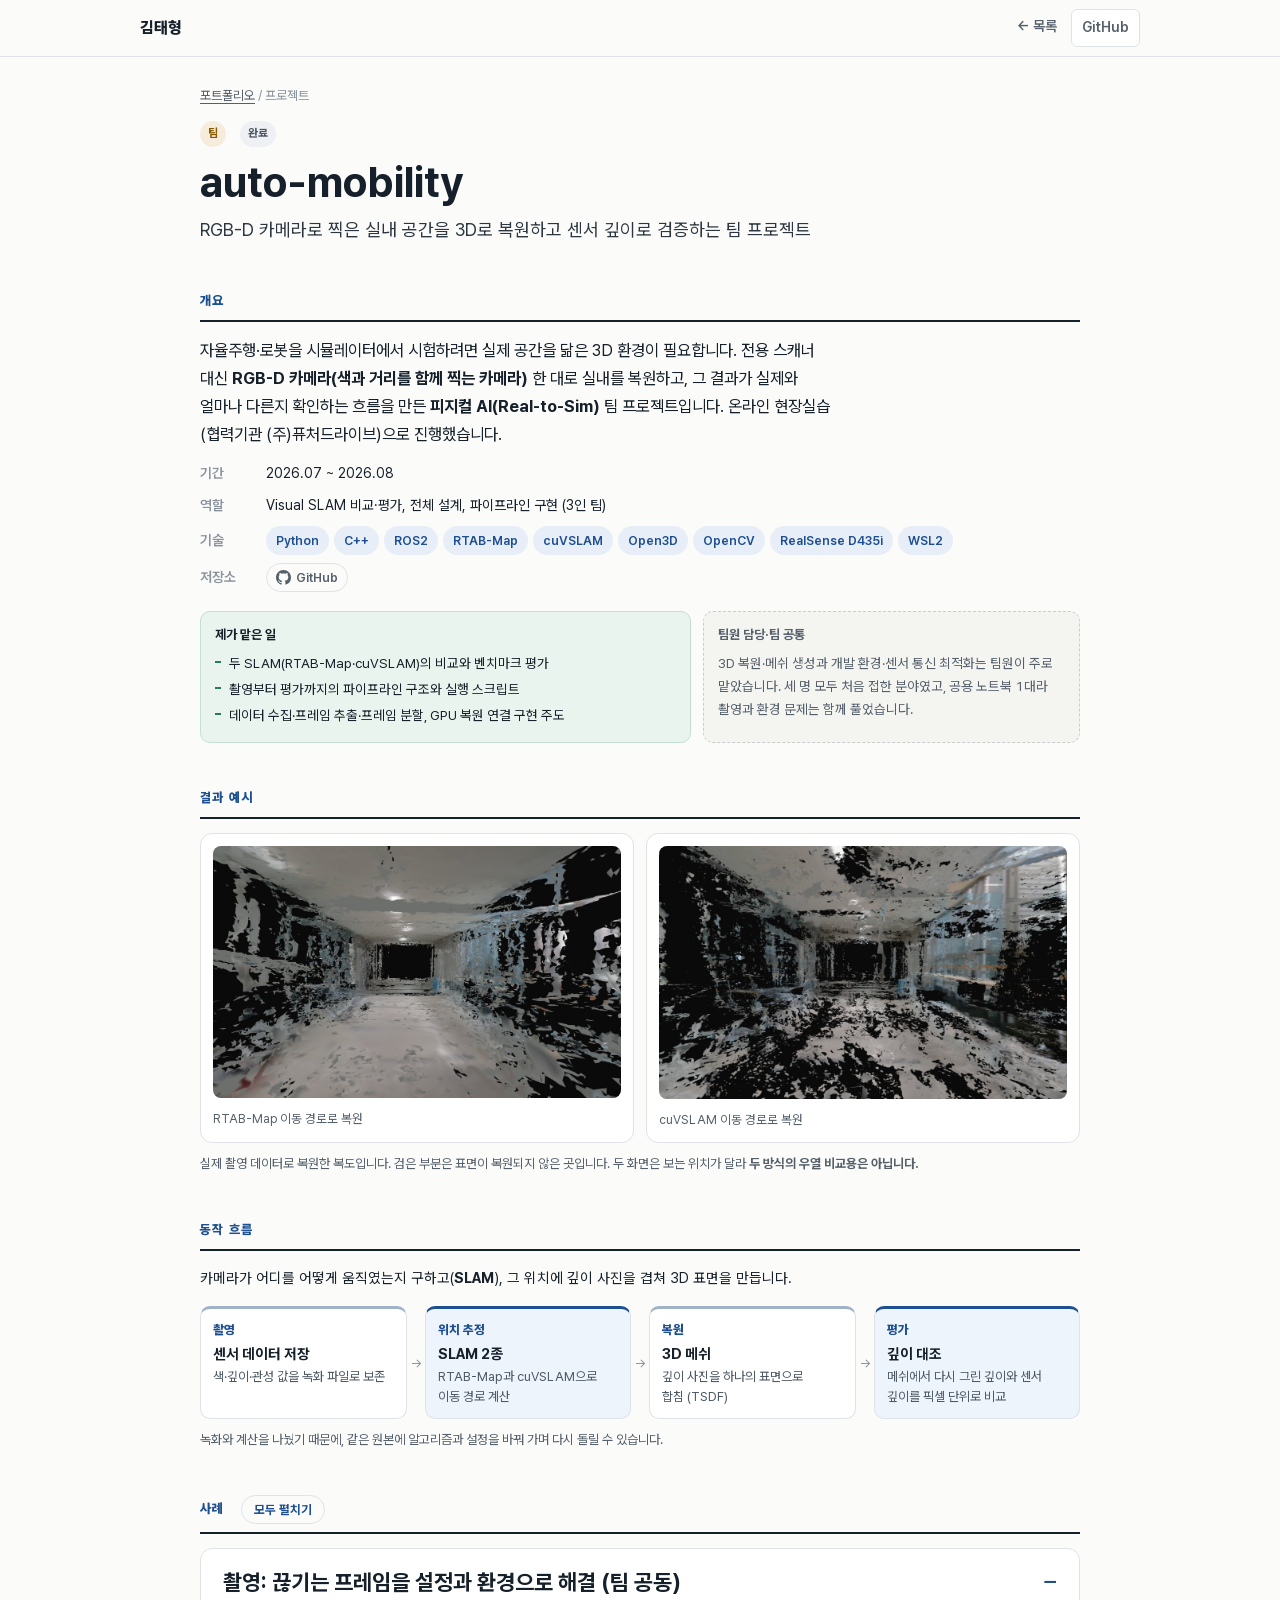
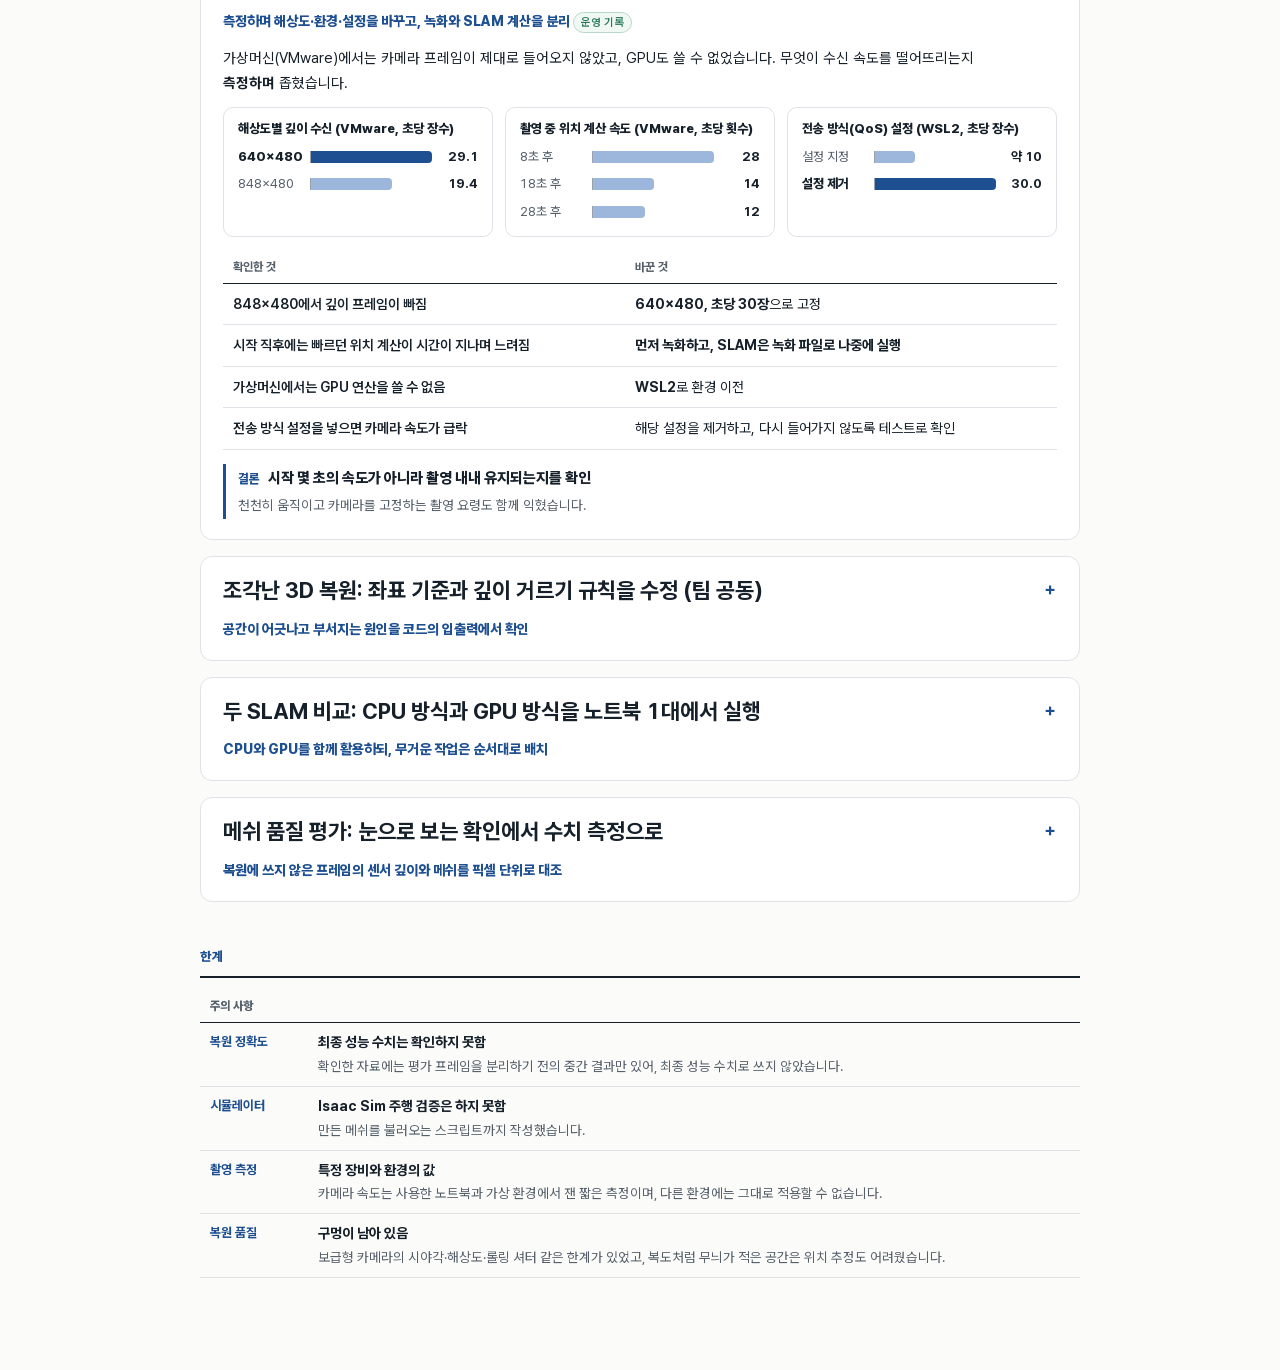
<file: projects/auto-mobility.html>
<!doctype html>
<html lang="ko">
<head>
<meta charset="utf-8">
<meta name="viewport" content="width=device-width, initial-scale=1">
<title>auto-mobility · 김태형 포트폴리오</title>
<meta name="description" content="RGB-D 카메라로 찍은 실내 공간을 3D로 복원하고 센서 깊이로 검증하는 팀 프로젝트">
<meta name="robots" content="noindex">
<meta property="og:title" content="auto-mobility · 김태형 포트폴리오"><meta property="og:description" content="RGB-D 카메라로 찍은 실내 공간을 3D로 복원하고 센서 깊이로 검증하는 팀 프로젝트"><meta property="og:type" content="website">
<link rel="icon" href="../favicon.svg" type="image/svg+xml">
<link rel="stylesheet" href="../styles.css?v=e981445e">
</head>
<body class="web proj-page">
<header class="site-head"><div class="wrap bar">
  <a class="brand" href="../">김태형</a>
  <nav aria-label="페이지 이동"><a href="../#tracks">← 목록</a><a class="gh" href="https://github.com/KTHYEONG/auto-mobility">GitHub</a></nav>
</div></header>
<main class="wrap proj">
  <header class="pj-head">
    <p class="crumb"><a href="../">포트폴리오</a> / 프로젝트</p>
    <div class="pj-kicker"><span class="kind kind-team">팀</span><span class="status st-done">완료</span></div>
    <h1>auto-mobility</h1>
    <p class="pj-tag">RGB-D 카메라로 찍은 실내 공간을 3D로 복원하고 센서 깊이로 검증하는 팀 프로젝트</p>
    
  </header>
  <section class="pj-sec">
    <h2 class="part">개요</h2>
    <div class="pj-ov"><div class="pj-ov-main">
    <p class="pj-summary">자율주행·로봇을 시뮬레이터에서 시험하려면 실제 공간을 닮은 3D 환경이 필요합니다. 전용 스캐너 대신 <strong>RGB-D 카메라(색과 거리를 함께 찍는 카메라)</strong> 한 대로 실내를 복원하고, 그 결과가 실제와 얼마나 다른지 확인하는 흐름을 만든 <strong>피지컬 AI(Real-to-Sim)</strong> 팀 프로젝트입니다. 온라인 현장실습(협력기관 (주)퓨처드라이브)으로 진행했습니다.</p>
    <dl class="meta"><div><dt>기간</dt><dd>2026.07 ~ 2026.08</dd></div><div><dt>역할</dt><dd>Visual SLAM 비교·평가, 전체 설계, 파이프라인 구현 (3인 팀)</dd></div><div><dt>기술</dt><dd><ul class="chips"><li>Python</li><li>C++</li><li>ROS2</li><li>RTAB-Map</li><li>cuVSLAM</li><li>Open3D</li><li>OpenCV</li><li>RealSense D435i</li><li>WSL2</li></ul></dd></div><div><dt>저장소</dt><dd><a class="pc-gh repo-pill" href="https://github.com/KTHYEONG/auto-mobility" aria-label="auto-mobility GitHub 저장소"><svg class="gh-ic" viewBox="0 0 16 16" width="15" height="15" aria-hidden="true" focusable="false"><path fill="currentColor" d="M8 0C3.58 0 0 3.58 0 8c0 3.54 2.29 6.53 5.47 7.59.4.07.55-.17.55-.38 0-.19-.01-.82-.01-1.49-2.01.37-2.53-.49-2.69-.94-.09-.23-.48-.94-.82-1.13-.28-.15-.68-.52-.01-.53.63-.01 1.08.58 1.23.82.72 1.21 1.87.87 2.33.66.07-.52.28-.87.51-1.07-1.78-.2-3.64-.89-3.64-3.95 0-.87.31-1.59.82-2.15-.08-.2-.36-1.02.08-2.12 0 0 .67-.21 2.2.82.64-.18 1.32-.27 2-.27.68 0 1.36.09 2 .27 1.53-1.04 2.2-.82 2.2-.82.44 1.1.16 1.92.08 2.12.51.56.82 1.27.82 2.15 0 3.07-1.87 3.75-3.65 3.95.29.25.54.73.54 1.48 0 1.07-.01 1.93-.01 2.2 0 .21.15.46.55.38A8.013 8.013 0 0016 8c0-4.42-3.58-8-8-8z"/></svg><span>GitHub</span></a></dd></div></dl>
    </div></div>
    <div class="scope">
        <div class="scope-mine"><h5>제가 맡은 일</h5><ul><li>두 SLAM(RTAB-Map·cuVSLAM)의 비교와 벤치마크 평가</li><li>촬영부터 평가까지의 파이프라인 구조와 실행 스크립트</li><li>데이터 수집·프레임 추출·프레임 분할, GPU 복원 연결 구현 주도</li></ul></div>
        <div class="scope-others"><h5>팀원 담당·팀 공통</h5><p>3D 복원·메쉬 생성과 개발 환경·센서 통신 최적화는 팀원이 주로 맡았습니다. 세 명 모두 처음 접한 분야였고, 공용 노트북 1대라 촬영과 환경 문제는 함께 풀었습니다.</p></div>
      </div>
    
  </section>
  <section class="pj-sec"><h2 class="part">결과 예시</h2><div class="shots"><figure class="shot"><img src="../assets/auto-mobility/mesh-rtab.jpg" alt="RTAB-Map 이동 경로로 복원한 복도 메쉬" loading="lazy"><figcaption>RTAB-Map 이동 경로로 복원</figcaption></figure><figure class="shot"><img src="../assets/auto-mobility/mesh-cuvslam.jpg" alt="cuVSLAM 이동 경로로 복원한 복도 메쉬" loading="lazy"><figcaption>cuVSLAM 이동 경로로 복원</figcaption></figure></div><p class="shots-cap">실제 촬영 데이터로 복원한 복도입니다. 검은 부분은 표면이 복원되지 않은 곳입니다. 두 화면은 보는 위치가 달라 <strong>두 방식의 우열 비교용은 아닙니다.</strong></p></section>
  
  
  
  <section class="pj-sec"><h2 class="part">동작 흐름</h2><figure class="day">
    <p class="day-lead">카메라가 어디를 어떻게 움직였는지 구하고(<strong>SLAM</strong>), 그 위치에 깊이 사진을 겹쳐 3D 표면을 만듭니다.</p>
    
    <ol class="day-steps" style="--n:4"><li><time>촬영</time><strong>센서 데이터 저장</strong><span>색·깊이·관성 값을 녹화 파일로 보존</span></li><li class="hl"><time>위치 추정</time><strong>SLAM 2종</strong><span>RTAB-Map과 cuVSLAM으로 이동 경로 계산</span></li><li><time>복원</time><strong>3D 메쉬</strong><span>깊이 사진을 하나의 표면으로 합침 (TSDF)</span></li><li class="hl"><time>평가</time><strong>깊이 대조</strong><span>메쉬에서 다시 그린 깊이와 센서 깊이를 픽셀 단위로 비교</span></li></ol>
    <p class="day-foot">녹화와 계산을 나눴기 때문에, 같은 원본에 알고리즘과 설정을 바꿔 가며 다시 돌릴 수 있습니다.</p>
  </figure></section>
  
  <section class="pj-sec">
    <h2 class="part">사례 <button type="button" class="cases-toggle" id="cases-toggle">모두 펼치기</button></h2>
    <div class="cases"><details class="case free" id="capture" open>
    <summary class="c-sum"><h3>촬영: 끊기는 프레임을 설정과 환경으로 해결 (팀 공동)</h3><p class="c-key">측정하며 해상도·환경·설정을 바꾸고, 녹화와 SLAM 계산을 분리 <span class="basis basis-ops">운영 기록</span></p></summary>
    <div class="c-body"><p class="c-lead">가상머신(VMware)에서는 카메라 프레임이 제대로 들어오지 않았고, GPU도 쓸 수 없었습니다. 무엇이 수신 속도를 떨어뜨리는지 <strong>측정하며</strong> 좁혔습니다.</p><figure class="panels three"><div class="panel"><h5>해상도별 깊이 수신 (VMware, 초당 장수)</h5><ul><li class="hl"><span class="pl-k">640×480</span><span class="pl-track"><i style="width:100.0%"></i></span><b>29.1</b></li><li><span class="pl-k">848×480</span><span class="pl-track"><i style="width:66.7%"></i></span><b>19.4</b></li></ul></div><div class="panel"><h5>촬영 중 위치 계산 속도 (VMware, 초당 횟수)</h5><ul><li><span class="pl-k">8초 후</span><span class="pl-track"><i style="width:100.0%"></i></span><b>28</b></li><li><span class="pl-k">18초 후</span><span class="pl-track"><i style="width:50.0%"></i></span><b>14</b></li><li><span class="pl-k">28초 후</span><span class="pl-track"><i style="width:42.9%"></i></span><b>12</b></li></ul></div><div class="panel"><h5>전송 방식(QoS) 설정 (WSL2, 초당 장수)</h5><ul><li><span class="pl-k">설정 지정</span><span class="pl-track"><i style="width:33.3%"></i></span><b>약 10</b></li><li class="hl"><span class="pl-k">설정 제거</span><span class="pl-track"><i style="width:100.0%"></i></span><b>30.0</b></li></ul></div></figure><div class="gt-wrap"><table class="gt"><thead><tr><th>확인한 것</th><th>바꾼 것</th></tr></thead><tbody><tr><td data-l="확인한 것">848×480에서 깊이 프레임이 빠짐</td><td data-l="바꾼 것"><strong>640×480, 초당 30장</strong>으로 고정</td></tr><tr><td data-l="확인한 것">시작 직후에는 빠르던 위치 계산이 시간이 지나며 느려짐</td><td data-l="바꾼 것"><strong>먼저 녹화하고, SLAM은 녹화 파일로 나중에 실행</strong></td></tr><tr><td data-l="확인한 것">가상머신에서는 GPU 연산을 쓸 수 없음</td><td data-l="바꾼 것"><strong>WSL2</strong>로 환경 이전</td></tr><tr><td data-l="확인한 것">전송 방식 설정을 넣으면 카메라 속도가 급락</td><td data-l="바꾼 것">해당 설정을 제거하고, 다시 들어가지 않도록 테스트로 확인</td></tr></tbody></table></div><div class="verdict"><p class="vd-head"><em>결론</em>시작 몇 초의 속도가 아니라 촬영 내내 유지되는지를 확인</p><p class="vd-d">천천히 움직이고 카메라를 고정하는 촬영 요령도 함께 익혔습니다.</p></div></div>
  </details><details class="case free" id="mesh">
    <summary class="c-sum"><h3>조각난 3D 복원: 좌표 기준과 깊이 거르기 규칙을 수정 (팀 공동)</h3><p class="c-key">공간이 어긋나고 부서지는 원인을 코드의 입출력에서 확인 </p></summary>
    <div class="c-body"><p class="c-lead">복원 결과가 조각난 표면으로 나왔고, 한쪽 결과는 <strong>같은 공간이 90° 돌아간 채 겹쳐</strong> 보였습니다. 센서 녹화를 먼저 점검한 뒤, 단계 사이에서 <strong>무엇을 기준으로 값을 주고받는지</strong> 확인했습니다.</p><figure class="day par">
    
    
    <ol class="day-steps" style="--n:3"><li class="hl"><time>원인 1</time><strong>좌표 기준 불일치</strong><span>SLAM은 로봇 몸체 기준 위치를 내보내고, 복원은 카메라 렌즈 기준으로 해석 → 렌즈 기준으로 변환해 출력</span></li><li class="hl"><time>원인 2</time><strong>깊이 과다 제거</strong><span>초안 메쉬와 비교해 거르면서, 비교할 표면이 없는 곳의 측정값까지 버림 → 비교할 수 없으면 유지하고, 크게 다를 때만 제거</span></li><li><time>원인 3</time><strong>시간이 먼 위치 연결</strong><span>최대 0.2초 차이 나는 위치를 그대로 사용 → 0.05초 이내에서 앞뒤 위치를 보간</span></li></ol>
    
  </figure><div class="c-points"><dl><div><dt>재발 방지</dt><dd>저장해 둔 이동 경로에 좌표 기준이 적혀 있지 않거나 옛 형식이면 다시 계산하도록 변경</dd></div></dl></div><div class="verdict"><p class="vd-head"><em>결론</em>값만 넘기지 않고, 좌표 기준까지 맞춰서 연결</p><p class="vd-d">원인별로 결과가 얼마나 좋아졌는지를 따로 측정한 기록은 확인하지 못했습니다.</p></div></div>
  </details><details class="case free" id="compare">
    <summary class="c-sum"><h3>두 SLAM 비교: CPU 방식과 GPU 방식을 노트북 1대에서 실행</h3><p class="c-key">CPU와 GPU를 함께 활용하되, 무거운 작업은 순서대로 배치 </p></summary>
    <div class="c-body"><p class="c-lead">위치 추정은 계산 방식이 다른 CPU 중심의 <strong>RTAB-Map</strong>과 GPU를 쓰는 <strong>cuVSLAM</strong>을 비교했습니다. 정해진 기간에 노트북 1대의 성능을 최대한 쓰려 했지만, 무거운 작업이 겹치면 과부하가 걸릴 수 있었습니다. 그래서 <strong>한 번에 하나씩 실행하고 CPU 스레드(동시에 계산하는 작업 줄기) 수를 단계마다 나눴습니다.</strong></p><figure class="day">
    
    
    <ol class="day-steps" style="--n:3"><li class="hl"><time>1단계 · GPU</time><strong>cuVSLAM 위치 추정</strong><span>계산은 GPU가 담당 · CPU 스레드 3개</span></li><li><time>2단계 · CPU</time><strong>RTAB-Map 위치 추정</strong><span>CPU 계산이 중심 · CPU 스레드 6개</span></li><li class="hl"><time>3단계 · GPU</time><strong>3D 복원</strong><span>GPU 작업은 한 번에 하나 · CPU 스레드 4개</span></li></ol>
    
  </figure><div class="c-points"><dl><div><dt>메모리</dt><dd>cuVSLAM과 3D 복원은 별도 프로세스로 실행해, 끝나면 GPU 메모리를 돌려받도록 구성</dd></div><div><dt>특성</dt><dd>RTAB-Map은 지도 관리와 경로 보정, cuVSLAM은 GPU 처리 속도에 강점이 있었습니다. 대신 cuVSLAM은 무늬 없는 벽·어두운 곳·흔들림에 민감했습니다.</dd></div><div><dt>같은 조건</dt><dd>두 방식 모두 지나온 경로를 보정한 결과를 카메라 렌즈 기준으로 내보내고, 같은 평가 프레임을 쓰도록 맞춤</dd></div></dl></div><div class="verdict"><p class="vd-head"><em>결론</em>처리 장치가 다른 두 방식을 한 노트북의 한 흐름에 연결</p><p class="vd-d">같은 조건으로 맞춘 뒤의 정량 비교 결과는 확인하지 못해, 어느 방식이 낫다고 결론 내리지 않습니다.</p></div></div>
  </details><details class="case free" id="holdout">
    <summary class="c-sum"><h3>메쉬 품질 평가: 눈으로 보는 확인에서 수치 측정으로</h3><p class="c-key">복원에 쓰지 않은 프레임의 센서 깊이와 메쉬를 픽셀 단위로 대조 </p></summary>
    <div class="c-body"><p class="c-lead">메쉬를 화면에서 돌려 보는 것만으로는 어느 결과가 센서가 본 공간에 더 가까운지 판단하기 어렵습니다. 그래서 같은 카메라 위치에서 <strong>메쉬를 깊이 사진으로 다시 그리고, 센서 깊이와 비교하는 평가</strong>를 만들었습니다.</p><figure class="day par">
    
    
    <ol class="day-steps" style="--n:3"><li class="hl"><time>얼마나 어긋났나</time><strong>깊이 오차</strong><span>두 깊이 차이의 평균, 그리고 오차의 95%가 들어오는 값</span></li><li class="hl"><time>얼마나 가깝게 맞나</time><strong>허용 범위 안 비율</strong><span>차이가 10·20·50mm 이내인 픽셀의 비율</span></li><li class="hl"><time>얼마나 복원됐나</time><strong>복원 범위</strong><span>센서 깊이가 있는 픽셀 중 메쉬도 있는 비율</span></li></ol>
    
  </figure><figure class="mix"><div class="mix-bar"><span style="flex-grow:76"><b>복원용</b> 약 76%</span><span style="flex-grow:12"><b>조정용</b> 12%</span><span class="hl" style="flex-grow:12"><b>평가용</b> 12%</span></div><figcaption>→ 평가용은 마지막 채점에만 사용</figcaption></figure><div class="c-points"><dl><div><dt>함께 보기</dt><dd>오차는 메쉬가 있는 곳에서만 계산됩니다. 구멍이 많아도 좋아 보일 수 있어 <strong>복원 범위를 함께</strong> 확인합니다.</dd></div><div><dt>누출 차단</dt><dd>평가 프레임이 복원에도 들어가던 것을 점검에서 확인해, 복원 단계에서 제외하고 섞이면 실행이 멈추도록 검사</dd></div><div><dt>나누는 법</dt><dd>바로 옆 프레임은 거의 같은 장면이라 이동 경로의 <strong>연속 구간 단위</strong>로 분리하고, 두 SLAM에 같은 평가 구간을 사용</dd></div><div><dt>결과물</dt><dd>채점용 메쉬와 별도로, 평가 프레임까지 포함해 다시 복원한 최종 사용용 메쉬를 생성</dd></div></dl></div><div class="verdict"><p class="vd-head"><em>결론</em>눈으로 확인하는 데서 그치지 않고, 같은 기준의 수치로 비교하는 평가를 시도</p><p class="vd-d">센서 깊이를 기준으로 한 평가라 실제 치수의 정확도와는 다릅니다. 평가 프레임을 분리한 뒤의 최종 측정값은 확인하지 못했습니다.</p></div></div>
  </details></div>
  </section>
  <section class="pj-sec"><h2 class="part">한계</h2><table class="caution scoped"><caption>주의 사항</caption><tbody><tr><th scope="row">복원 정확도</th><td><strong>최종 성능 수치는 확인하지 못함</strong><span>확인한 자료에는 평가 프레임을 분리하기 전의 중간 결과만 있어, 최종 성능 수치로 쓰지 않았습니다.</span></td></tr><tr><th scope="row">시뮬레이터</th><td><strong>Isaac Sim 주행 검증은 하지 못함</strong><span>만든 메쉬를 불러오는 스크립트까지 작성했습니다.</span></td></tr><tr><th scope="row">촬영 측정</th><td><strong>특정 장비와 환경의 값</strong><span>카메라 속도는 사용한 노트북과 가상 환경에서 잰 짧은 측정이며, 다른 환경에는 그대로 적용할 수 없습니다.</span></td></tr><tr><th scope="row">복원 품질</th><td><strong>구멍이 남아 있음</strong><span>보급형 카메라의 시야각·해상도·롤링 셔터 같은 한계가 있었고, 복도처럼 무늬가 적은 공간은 위치 추정도 어려웠습니다.</span></td></tr></tbody></table></section>
  <nav class="pj-nav" aria-label="다른 프로젝트">
    <span></span>
    <span></span>
  </nav>
</main>
<script>
(function () {
  var all = Array.prototype.slice.call(document.querySelectorAll('details.case'));
  var btn = document.getElementById('cases-toggle');
  function openHash() {
    var id = decodeURIComponent(location.hash.replace('#', ''));
    var el = id && document.getElementById(id);
    if (el && el.tagName === 'DETAILS') { el.open = true; el.scrollIntoView({ block: 'start' }); }
  }
  function sync() { if (btn) btn.textContent = all.every(function (d) { return d.open; }) ? '모두 접기' : '모두 펼치기'; }
  if (btn) btn.addEventListener('click', function () { var open = !all.every(function (d) { return d.open; }); all.forEach(function (d) { d.open = open; }); sync(); });
  all.forEach(function (d) { d.addEventListener('toggle', sync); });
  window.addEventListener('hashchange', openHash);
  openHash(); sync();
})();
</script>
</body>
</html>
</file>
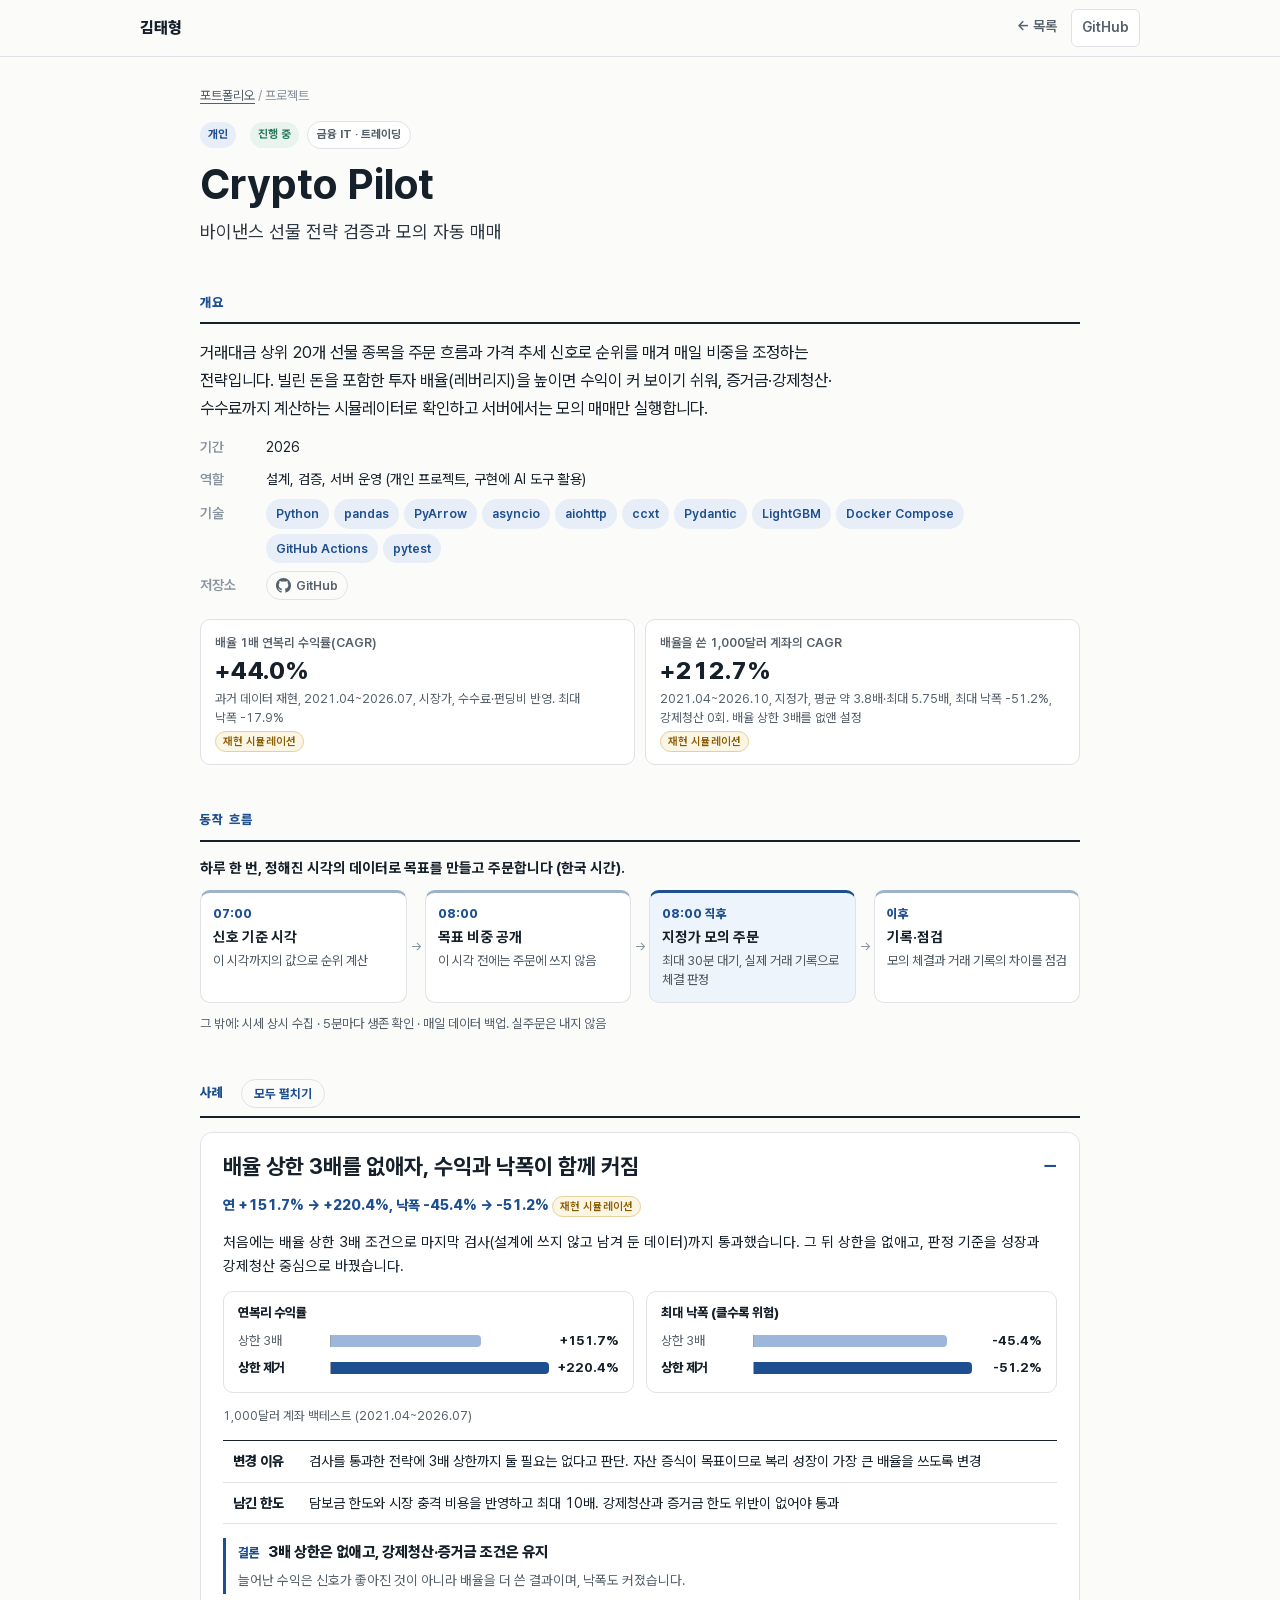
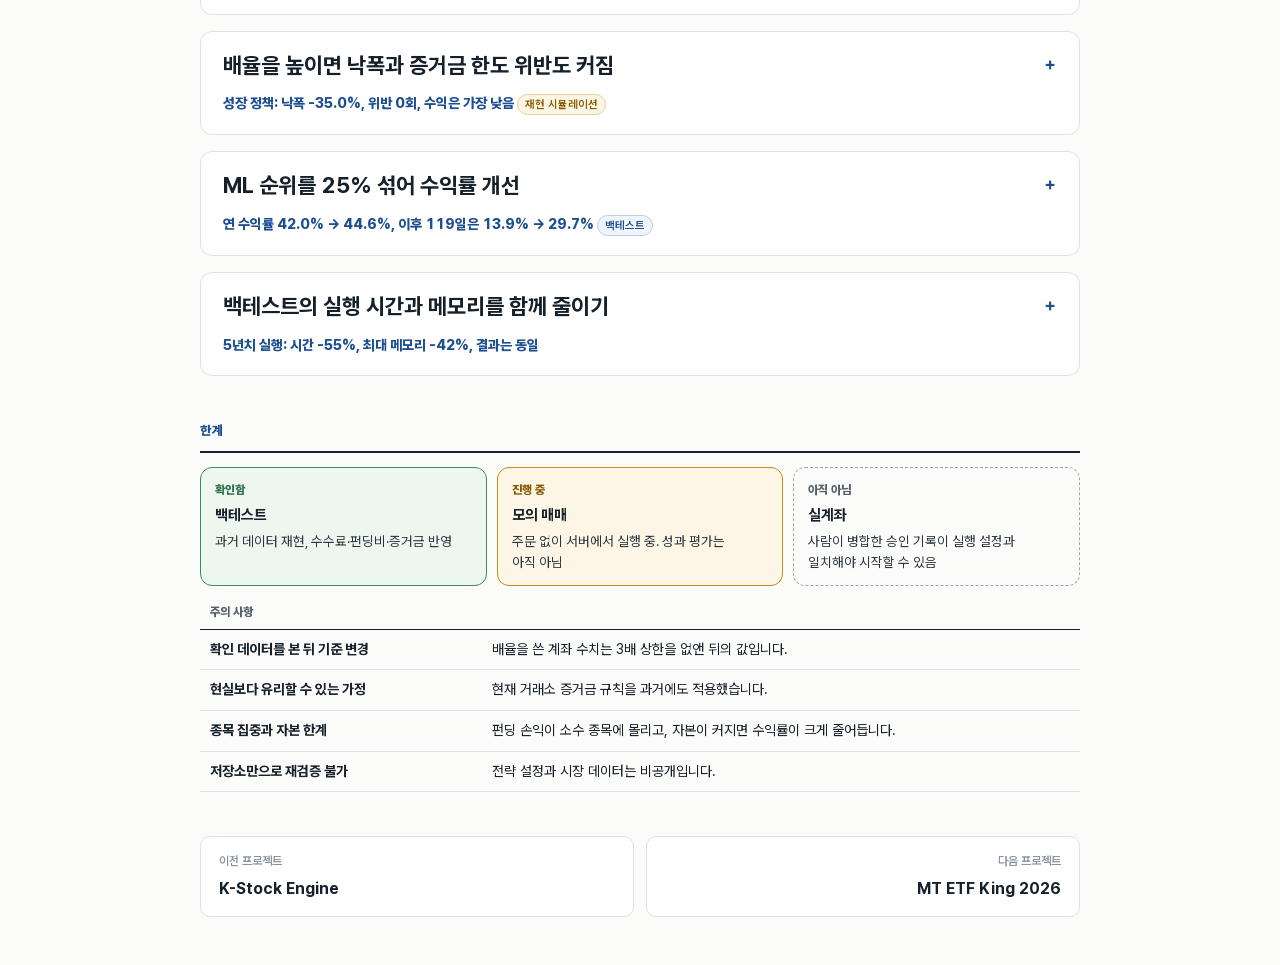
<file: projects/crypto-pilot.html>
<!doctype html>
<html lang="ko">
<head>
<meta charset="utf-8">
<meta name="viewport" content="width=device-width, initial-scale=1">
<title>Crypto Pilot · 김태형 포트폴리오</title>
<meta name="description" content="바이낸스 선물 전략 검증과 모의 자동 매매">
<meta name="robots" content="noindex">
<meta property="og:title" content="Crypto Pilot · 김태형 포트폴리오"><meta property="og:description" content="바이낸스 선물 전략 검증과 모의 자동 매매"><meta property="og:type" content="website">
<link rel="icon" href="../favicon.svg" type="image/svg+xml">
<link rel="stylesheet" href="../styles.css?v=e981445e">
</head>
<body class="web proj-page">
<header class="site-head"><div class="wrap bar">
  <a class="brand" href="../">김태형</a>
  <nav aria-label="페이지 이동"><a href="../#tracks">← 목록</a><a class="gh" href="https://github.com/KTHYEONG/crypto-pilot">GitHub</a></nav>
</div></header>
<main class="wrap proj">
  <header class="pj-head">
    <p class="crumb"><a href="../">포트폴리오</a> / 프로젝트</p>
    <div class="pj-kicker"><span class="kind kind-personal">개인</span><span class="status">진행 중</span><a class="field" href="../#finance-trading">금융 IT · 트레이딩</a></div>
    <h1>Crypto Pilot</h1>
    <p class="pj-tag">바이낸스 선물 전략 검증과 모의 자동 매매</p>
    
  </header>
  <section class="pj-sec">
    <h2 class="part">개요</h2>
    <div class="pj-ov"><div class="pj-ov-main">
    <p class="pj-summary">거래대금 상위 20개 선물 종목을 주문 흐름과 가격 추세 신호로 순위를 매겨 매일 비중을 조정하는 전략입니다. 빌린 돈을 포함한 투자 배율(레버리지)을 높이면 수익이 커 보이기 쉬워, 증거금·강제청산·수수료까지 계산하는 시뮬레이터로 확인하고 서버에서는 모의 매매만 실행합니다.</p>
    <dl class="meta"><div><dt>기간</dt><dd>2026</dd></div><div><dt>역할</dt><dd>설계, 검증, 서버 운영 (개인 프로젝트, 구현에 AI 도구 활용)</dd></div><div><dt>기술</dt><dd><ul class="chips"><li>Python</li><li>pandas</li><li>PyArrow</li><li>asyncio</li><li>aiohttp</li><li>ccxt</li><li>Pydantic</li><li>LightGBM</li><li>Docker Compose</li><li>GitHub Actions</li><li>pytest</li></ul></dd></div><div><dt>저장소</dt><dd><a class="pc-gh repo-pill" href="https://github.com/KTHYEONG/crypto-pilot" aria-label="Crypto Pilot GitHub 저장소"><svg class="gh-ic" viewBox="0 0 16 16" width="15" height="15" aria-hidden="true" focusable="false"><path fill="currentColor" d="M8 0C3.58 0 0 3.58 0 8c0 3.54 2.29 6.53 5.47 7.59.4.07.55-.17.55-.38 0-.19-.01-.82-.01-1.49-2.01.37-2.53-.49-2.69-.94-.09-.23-.48-.94-.82-1.13-.28-.15-.68-.52-.01-.53.63-.01 1.08.58 1.23.82.72 1.21 1.87.87 2.33.66.07-.52.28-.87.51-1.07-1.78-.2-3.64-.89-3.64-3.95 0-.87.31-1.59.82-2.15-.08-.2-.36-1.02.08-2.12 0 0 .67-.21 2.2.82.64-.18 1.32-.27 2-.27.68 0 1.36.09 2 .27 1.53-1.04 2.2-.82 2.2-.82.44 1.1.16 1.92.08 2.12.51.56.82 1.27.82 2.15 0 3.07-1.87 3.75-3.65 3.95.29.25.54.73.54 1.48 0 1.07-.01 1.93-.01 2.2 0 .21.15.46.55.38A8.013 8.013 0 0016 8c0-4.42-3.58-8-8-8z"/></svg><span>GitHub</span></a></dd></div></dl>
    </div></div>
    
    <ul class="metrics"><li class="metric"><div class="m-label">배율 1배 연복리 수익률(CAGR)</div><div class="m-value">+44.0%</div><div class="m-note">과거 데이터 재현, 2021.04~2026.07, 시장가, 수수료·펀딩비 반영. 최대 낙폭 -17.9%</div><span class="basis basis-replay">재현 시뮬레이션</span></li><li class="metric"><div class="m-label">배율을 쓴 1,000달러 계좌의 CAGR</div><div class="m-value">+212.7%</div><div class="m-note">2021.04~2026.10, 지정가, 평균 약 3.8배·최대 5.75배, 최대 낙폭 -51.2%, 강제청산 0회. 배율 상한 3배를 없앤 설정</div><span class="basis basis-replay">재현 시뮬레이션</span></li></ul>
  </section>
  
  
  
  
  <section class="pj-sec"><h2 class="part">동작 흐름</h2><figure class="day">
    
    <p class="day-note">하루 한 번, 정해진 시각의 데이터로 목표를 만들고 주문합니다 (한국 시간).</p>
    <ol class="day-steps" style="--n:4"><li><time>07:00</time><strong>신호 기준 시각</strong><span>이 시각까지의 값으로 순위 계산</span></li><li><time>08:00</time><strong>목표 비중 공개</strong><span>이 시각 전에는 주문에 쓰지 않음</span></li><li class="hl"><time>08:00 직후</time><strong>지정가 모의 주문</strong><span>최대 30분 대기, 실제 거래 기록으로 체결 판정</span></li><li><time>이후</time><strong>기록·점검</strong><span>모의 체결과 거래 기록의 차이를 점검</span></li></ol>
    <p class="day-foot">그 밖에: 시세 상시 수집 · 5분마다 생존 확인 · 매일 데이터 백업. 실주문은 내지 않음</p>
  </figure></section>
  
  <section class="pj-sec">
    <h2 class="part">사례 <button type="button" class="cases-toggle" id="cases-toggle">모두 펼치기</button></h2>
    <div class="cases"><details class="case free" id="gate-change" open>
    <summary class="c-sum"><h3>배율 상한 3배를 없애자, 수익과 낙폭이 함께 커짐</h3><p class="c-key">연 +151.7% → +220.4%, 낙폭 -45.4% → -51.2% <span class="basis basis-replay">재현 시뮬레이션</span></p></summary>
    <div class="c-body"><p class="c-lead">처음에는 배율 상한 3배 조건으로 마지막 검사(설계에 쓰지 않고 남겨 둔 데이터)까지 통과했습니다. 그 뒤 상한을 없애고, 판정 기준을 성장과 강제청산 중심으로 바꿨습니다.</p><figure class="panels"><div class="panel"><h5>연복리 수익률</h5><ul><li><span class="pl-k">상한 3배</span><span class="pl-track"><i style="width:68.8%"></i></span><b>+151.7%</b></li><li class="hl"><span class="pl-k">상한 제거</span><span class="pl-track"><i style="width:100.0%"></i></span><b>+220.4%</b></li></ul></div><div class="panel"><h5>최대 낙폭 (클수록 위험)</h5><ul><li><span class="pl-k">상한 3배</span><span class="pl-track"><i style="width:88.7%"></i></span><b>-45.4%</b></li><li class="hl"><span class="pl-k">상한 제거</span><span class="pl-track"><i style="width:100.0%"></i></span><b>-51.2%</b></li></ul></div><figcaption>1,000달러 계좌 백테스트 (2021.04~2026.07)</figcaption></figure><div class="c-points"><dl><div><dt>변경 이유</dt><dd>검사를 통과한 전략에 3배 상한까지 둘 필요는 없다고 판단. 자산 증식이 목표이므로 복리 성장이 가장 큰 배율을 쓰도록 변경</dd></div><div><dt>남긴 한도</dt><dd>담보금 한도와 시장 충격 비용을 반영하고 최대 10배. 강제청산과 증거금 한도 위반이 없어야 통과</dd></div></dl></div><div class="verdict"><p class="vd-head"><em>결론</em>3배 상한은 없애고, 강제청산·증거금 조건은 유지</p><p class="vd-d">늘어난 수익은 신호가 좋아진 것이 아니라 배율을 더 쓴 결과이며, 낙폭도 커졌습니다.</p></div></div>
  </details><details class="case free" id="sizing">
    <summary class="c-sum"><h3>배율을 높이면 낙폭과 증거금 한도 위반도 커짐</h3><p class="c-key">성장 정책: 낙폭 -35.0%, 위반 0회, 수익은 가장 낮음 <span class="basis basis-replay">재현 시뮬레이션</span></p></summary>
    <div class="c-body"><p class="c-lead">담보금이 모자라면 거래소가 포지션을 강제로 정리합니다(강제청산). <strong>성장 정책</strong>은 그날까지의 수익 분포로 배율을 매일 다시 정하고, 담보금 한도와 시장 충격 비용을 반영합니다. 같은 신호에 배율 방식만 바꿨습니다.</p><figure class="panels"><div class="panel"><h5>연복리 수익률</h5><ul><li><span class="pl-k">고정 4.75배</span><span class="pl-track"><i style="width:91.3%"></i></span><b>+253%</b></li><li><span class="pl-k">고정 6배</span><span class="pl-track"><i style="width:100.0%"></i></span><b>+277%</b></li><li><span class="pl-k">고정 7배</span><span class="pl-track"><i style="width:99.3%"></i></span><b>+275%</b></li><li class="hl"><span class="pl-k">성장 정책</span><span class="pl-track"><i style="width:50.2%"></i></span><b>+139%</b></li></ul></div><div class="panel"><h5>최대 낙폭 (클수록 위험)</h5><ul><li><span class="pl-k">고정 4.75배</span><span class="pl-track"><i style="width:72.1%"></i></span><b>-48.3%</b></li><li><span class="pl-k">고정 6배</span><span class="pl-track"><i style="width:86.9%"></i></span><b>-58.2%</b></li><li><span class="pl-k">고정 7배</span><span class="pl-track"><i style="width:100.0%"></i></span><b>-67.0%</b></li><li class="hl"><span class="pl-k">성장 정책</span><span class="pl-track"><i style="width:52.2%"></i></span><b>-35.0%</b></li></ul></div><div class="panel"><h5>낙폭 대비 수익</h5><ul><li><span class="pl-k">고정 4.75배</span><span class="pl-track"><i style="width:100.0%"></i></span><b>5.2</b></li><li><span class="pl-k">고정 6배</span><span class="pl-track"><i style="width:92.3%"></i></span><b>4.8</b></li><li><span class="pl-k">고정 7배</span><span class="pl-track"><i style="width:78.8%"></i></span><b>4.1</b></li><li class="hl"><span class="pl-k">성장 정책</span><span class="pl-track"><i style="width:76.9%"></i></span><b>4.0</b></li></ul></div><div class="panel"><h5>증거금 한도 위반</h5><ul><li><span class="pl-k">고정 4.75배</span><span class="pl-track"><i style="width:4.1%"></i></span><b>6회</b></li><li><span class="pl-k">고정 6배</span><span class="pl-track"><i style="width:58.8%"></i></span><b>87회</b></li><li><span class="pl-k">고정 7배</span><span class="pl-track"><i style="width:100.0%"></i></span><b>148회</b></li><li class="hl"><span class="pl-k">성장 정책</span><span class="pl-track"><i style="width:0.0%"></i></span><b>0회</b></li></ul></div><figcaption>71,000 USDT 계좌 백테스트 (2022.07~2026.10)</figcaption></figure><div class="verdict"><p class="vd-head"><em>결론</em>매일 배율을 다시 정하는 성장 정책을 모의 매매에 적용</p><p class="vd-d">고정 배율은 전체 기간 결과를 보고 고르면 미래 정보를 쓰게 되고, 증거금 한도도 넘었습니다. 다만 낙폭 대비 수익은 가장 낮아 성과가 더 낫다는 뜻은 아닙니다.</p></div></div>
  </details><details class="case free" id="mltilt">
    <summary class="c-sum"><h3>ML 순위를 25% 섞어 수익률 개선</h3><p class="c-key">연 수익률 42.0% → 44.6%, 이후 119일은 13.9% → 29.7% <span class="basis basis-backtest">백테스트</span></p></summary>
    <div class="c-body"><p class="c-lead">ML 점수만으로 만든 전략은 기존보다 성과가 나빴습니다. 그래서 기존 5가지 신호를 입력으로 LightGBM이 <strong>3일 뒤의 상대 수익</strong>을 예측하게 하고(과거 데이터로만 주기적으로 재학습), 그 순위를 일부만 섞었습니다.</p><figure class="mix"><div class="mix-bar"><span style="flex-grow:75"><b>75%</b> 기존 신호 순위</span><span class="hl" style="flex-grow:25"><b>25%</b> ML 예측 순위</span></div><figcaption>→ 최종 매매 비중</figcaption></figure><figure class="panels"><div class="panel"><h5>연 수익률: 개발 기간 4년</h5><ul><li><span class="pl-k">기존</span><span class="pl-track"><i style="width:94.2%"></i></span><b>42.0%</b></li><li class="hl"><span class="pl-k">ML 25% 혼합</span><span class="pl-track"><i style="width:100.0%"></i></span><b>44.6%</b></li></ul></div><div class="panel"><h5>연 환산 수익률: 이후 119일</h5><ul><li><span class="pl-k">기존</span><span class="pl-track"><i style="width:46.8%"></i></span><b>13.9%</b></li><li class="hl"><span class="pl-k">ML 25% 혼합</span><span class="pl-track"><i style="width:100.0%"></i></span><b>29.7%</b></li></ul></div><figcaption>배율 1배 백테스트. 최대 낙폭은 4년 9.1% → 9.4%, 119일 6.6% → 5.9%</figcaption></figure><p class="c-note">통과 조건을 먼저 정한 뒤, 방식을 고를 때 쓰지 않은 119일로 평가했습니다.</p><div class="verdict"><p class="vd-head"><em>결론</em>ML 25% 혼합을 모의 매매에 반영</p><p class="vd-d">4년 구간의 개선은 작고 119일은 짧아, 효과가 확정된 것은 아닙니다.</p></div></div>
  </details><details class="case free" id="speed-memory">
    <summary class="c-sum"><h3>백테스트의 실행 시간과 메모리를 함께 줄이기</h3><p class="c-key">5년치 실행: 시간 -55%, 최대 메모리 -42%, 결과는 동일 </p></summary>
    <div class="c-body"><p class="c-lead">5년치 분 단위 가격을 다시 계산할 때, 데이터를 많이 올려 두면 메모리(RAM)가 모자라고 조금씩 읽으면 같은 작업을 반복해 느려졌습니다.</p><ol class="tradeoff"><li><div class="tr-act"><time>1단계</time><p>구간으로 나눠 읽고, 보유 상태를 다음 구간으로 이어감</p></div><div class="tr-cell tr-bad"><em>속도 <strong>! 문제</strong></em><span>같은 구간을 반복해 만들어 시간 초과</span></div><div class="tr-cell tr-good"><em>메모리 <strong>✓ 개선</strong></em><span>한도를 넘던 13.1GiB를 구간 단위로 제한</span></div></li><li><div class="tr-act"><time>2단계</time><p>계산을 배열 연산으로 바꾸고 데이터를 캐시</p></div><div class="tr-cell tr-good"><em>속도 <strong>✓ 개선</strong></em><span>1.64배 빨라짐</span></div><div class="tr-cell tr-bad"><em>메모리 <strong>! 문제</strong></em><span>최대 11.4GiB로 다시 증가</span></div></li><li><div class="tr-act"><time>3단계</time><p><strong>전체 기간을 미리 올리지 않고</strong>, 구간별로 한 번 만든 데이터를 재사용</p></div><div class="tr-cell tr-good"><em>속도 <strong>✓ 개선</strong></em><span>실행 시간 -55%</span></div><div class="tr-cell tr-good"><em>메모리 <strong>✓ 개선</strong></em><span>최대 메모리 -42%</span></div></li></ol></div>
  </details></div>
  </section>
  <section class="pj-sec"><h2 class="part">한계</h2><ol class="ladder"><li class="st-done"><i>확인함</i><strong>백테스트</strong><span>과거 데이터 재현, 수수료·펀딩비·증거금 반영</span></li><li class="st-now"><i>진행 중</i><strong>모의 매매</strong><span>주문 없이 서버에서 실행 중. 성과 평가는 아직 아님</span></li><li class="st-todo"><i>아직 아님</i><strong>실계좌</strong><span>사람이 병합한 승인 기록이 실행 설정과 일치해야 시작할 수 있음</span></li></ol>
  <table class="caution"><caption>주의 사항</caption><tbody><tr><th scope="row">확인 데이터를 본 뒤 기준 변경</th><td>배율을 쓴 계좌 수치는 3배 상한을 없앤 뒤의 값입니다.</td></tr><tr><th scope="row">현실보다 유리할 수 있는 가정</th><td>현재 거래소 증거금 규칙을 과거에도 적용했습니다.</td></tr><tr><th scope="row">종목 집중과 자본 한계</th><td>펀딩 손익이 소수 종목에 몰리고, 자본이 커지면 수익률이 크게 줄어듭니다.</td></tr><tr><th scope="row">저장소만으로 재검증 불가</th><td>전략 설정과 시장 데이터는 비공개입니다.</td></tr></tbody></table></section>
  <nav class="pj-nav" aria-label="다른 프로젝트">
    <a class="pn prev" href="k-stock-engine.html"><span>이전 프로젝트</span><strong>K-Stock Engine</strong></a>
    <a class="pn next" href="mt-etf-king.html"><span>다음 프로젝트</span><strong>MT ETF King 2026</strong></a>
  </nav>
</main>
<script>
(function () {
  var all = Array.prototype.slice.call(document.querySelectorAll('details.case'));
  var btn = document.getElementById('cases-toggle');
  function openHash() {
    var id = decodeURIComponent(location.hash.replace('#', ''));
    var el = id && document.getElementById(id);
    if (el && el.tagName === 'DETAILS') { el.open = true; el.scrollIntoView({ block: 'start' }); }
  }
  function sync() { if (btn) btn.textContent = all.every(function (d) { return d.open; }) ? '모두 접기' : '모두 펼치기'; }
  if (btn) btn.addEventListener('click', function () { var open = !all.every(function (d) { return d.open; }); all.forEach(function (d) { d.open = open; }); sync(); });
  all.forEach(function (d) { d.addEventListener('toggle', sync); });
  window.addEventListener('hashchange', openHash);
  openHash(); sync();
})();
</script>
</body>
</html>
</file>
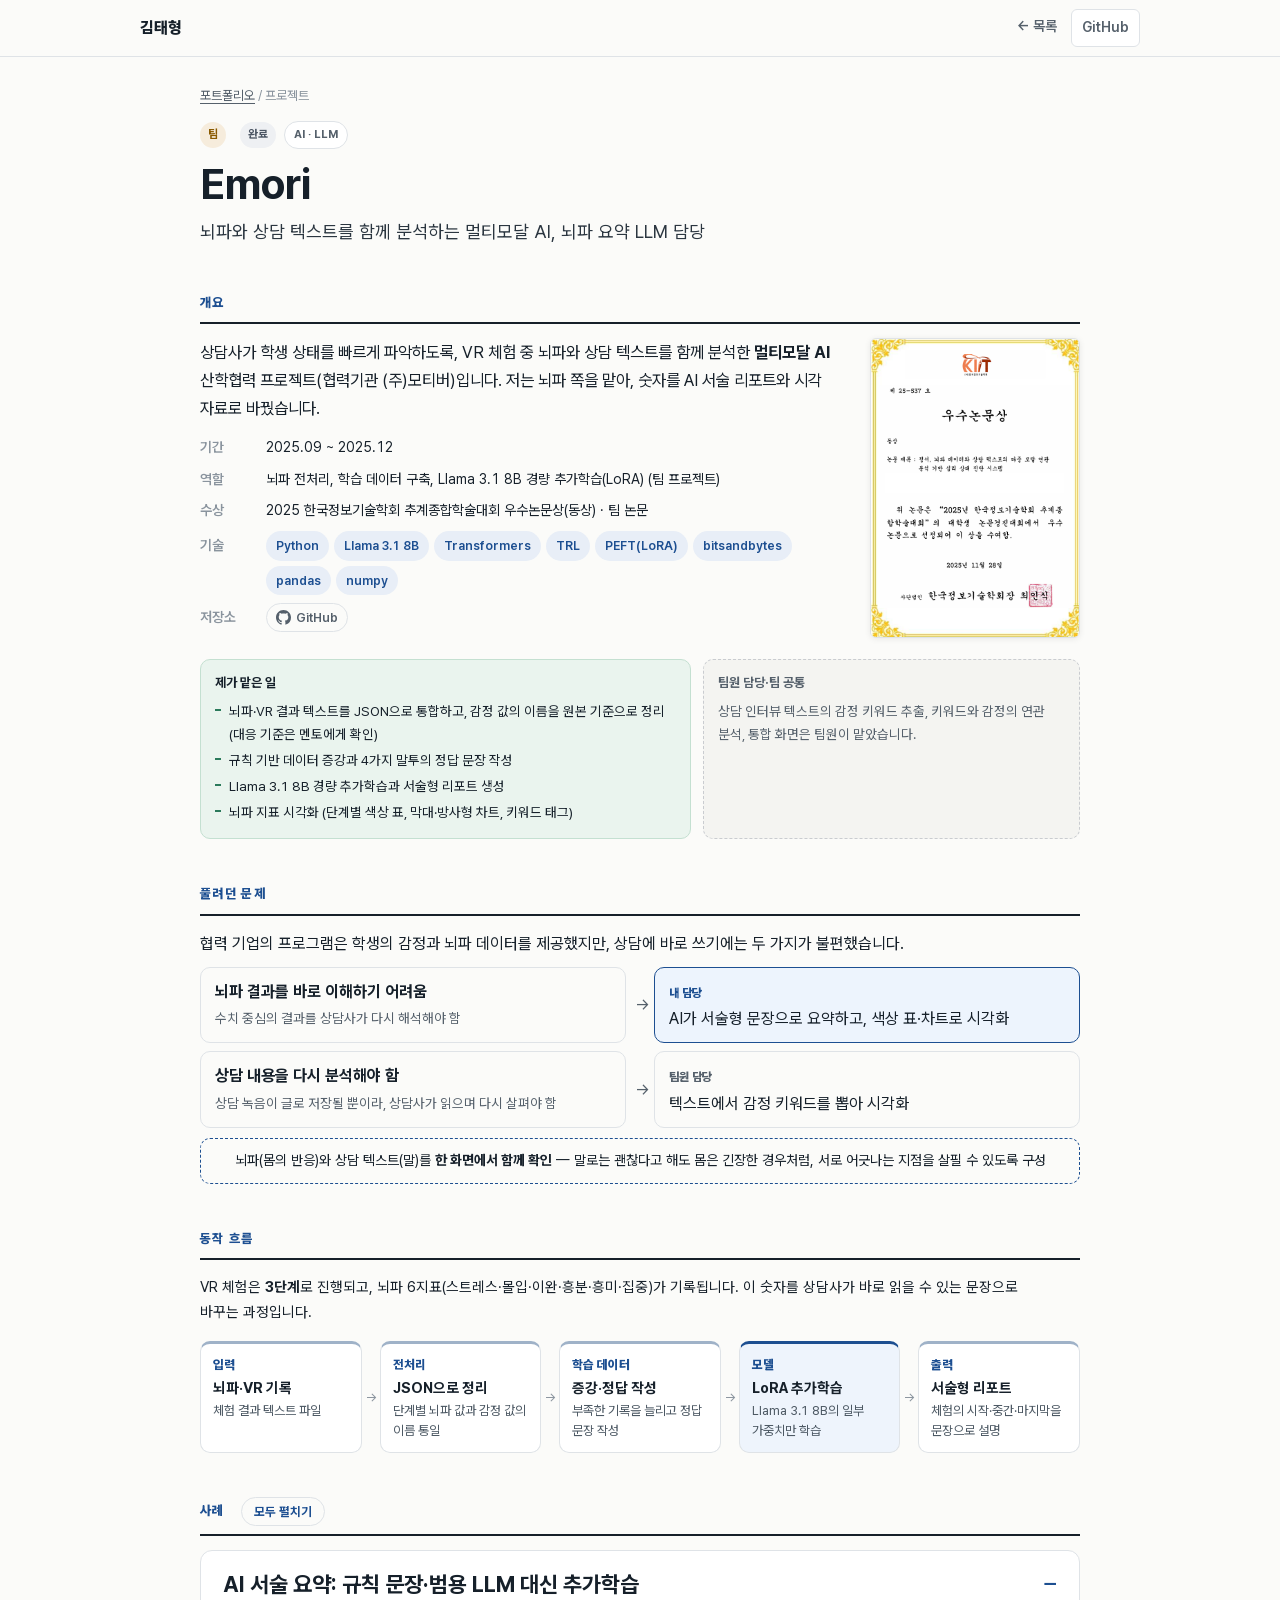
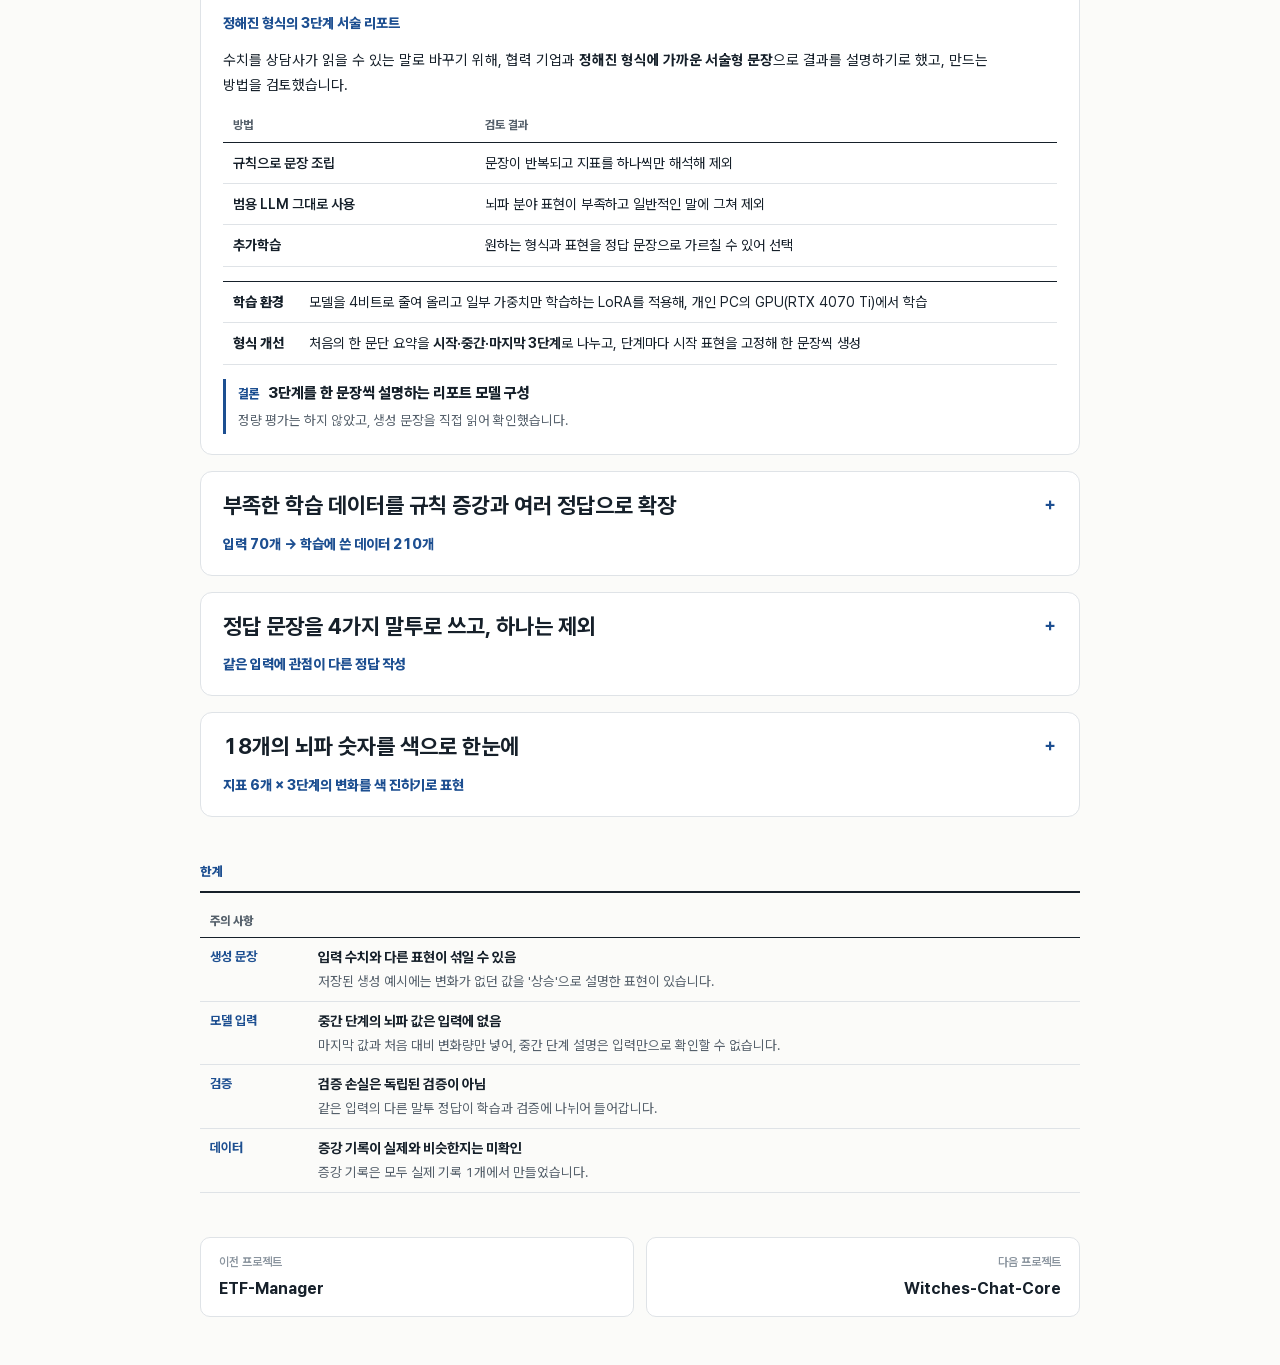
<file: projects/emori.html>
<!doctype html>
<html lang="ko">
<head>
<meta charset="utf-8">
<meta name="viewport" content="width=device-width, initial-scale=1">
<title>Emori · 김태형 포트폴리오</title>
<meta name="description" content="뇌파와 상담 텍스트를 함께 분석하는 멀티모달 AI, 뇌파 요약 LLM 담당">
<meta name="robots" content="noindex">
<meta property="og:title" content="Emori · 김태형 포트폴리오"><meta property="og:description" content="뇌파와 상담 텍스트를 함께 분석하는 멀티모달 AI, 뇌파 요약 LLM 담당"><meta property="og:type" content="website">
<link rel="icon" href="../favicon.svg" type="image/svg+xml">
<link rel="stylesheet" href="../styles.css?v=e981445e">
</head>
<body class="web proj-page">
<header class="site-head"><div class="wrap bar">
  <a class="brand" href="../">김태형</a>
  <nav aria-label="페이지 이동"><a href="../#tracks">← 목록</a><a class="gh" href="https://github.com/KTHYEONG/Emori">GitHub</a></nav>
</div></header>
<main class="wrap proj">
  <header class="pj-head">
    <p class="crumb"><a href="../">포트폴리오</a> / 프로젝트</p>
    <div class="pj-kicker"><span class="kind kind-team">팀</span><span class="status st-done">완료</span><a class="field" href="../#ai-llm">AI · LLM</a></div>
    <h1>Emori</h1>
    <p class="pj-tag">뇌파와 상담 텍스트를 함께 분석하는 멀티모달 AI, 뇌파 요약 LLM 담당</p>
    
  </header>
  <section class="pj-sec">
    <h2 class="part">개요</h2>
    <div class="pj-ov has-aw"><div class="pj-ov-main">
    <p class="pj-summary">상담사가 학생 상태를 빠르게 파악하도록, VR 체험 중 뇌파와 상담 텍스트를 함께 분석한 <strong>멀티모달 AI</strong> 산학협력 프로젝트(협력기관 (주)모티버)입니다. 저는 뇌파 쪽을 맡아, 숫자를 AI 서술 리포트와 시각 자료로 바꿨습니다.</p>
    <dl class="meta"><div><dt>기간</dt><dd>2025.09 ~ 2025.12</dd></div><div><dt>역할</dt><dd>뇌파 전처리, 학습 데이터 구축, Llama 3.1 8B 경량 추가학습(LoRA) (팀 프로젝트)</dd></div><div><dt>수상</dt><dd>2025 한국정보기술학회 추계종합학술대회 우수논문상(동상) · 팀 논문</dd></div><div><dt>기술</dt><dd><ul class="chips"><li>Python</li><li>Llama 3.1 8B</li><li>Transformers</li><li>TRL</li><li>PEFT(LoRA)</li><li>bitsandbytes</li><li>pandas</li><li>numpy</li></ul></dd></div><div><dt>저장소</dt><dd><a class="pc-gh repo-pill" href="https://github.com/KTHYEONG/Emori" aria-label="Emori GitHub 저장소"><svg class="gh-ic" viewBox="0 0 16 16" width="15" height="15" aria-hidden="true" focusable="false"><path fill="currentColor" d="M8 0C3.58 0 0 3.58 0 8c0 3.54 2.29 6.53 5.47 7.59.4.07.55-.17.55-.38 0-.19-.01-.82-.01-1.49-2.01.37-2.53-.49-2.69-.94-.09-.23-.48-.94-.82-1.13-.28-.15-.68-.52-.01-.53.63-.01 1.08.58 1.23.82.72 1.21 1.87.87 2.33.66.07-.52.28-.87.51-1.07-1.78-.2-3.64-.89-3.64-3.95 0-.87.31-1.59.82-2.15-.08-.2-.36-1.02.08-2.12 0 0 .67-.21 2.2.82.64-.18 1.32-.27 2-.27.68 0 1.36.09 2 .27 1.53-1.04 2.2-.82 2.2-.82.44 1.1.16 1.92.08 2.12.51.56.82 1.27.82 2.15 0 3.07-1.87 3.75-3.65 3.95.29.25.54.73.54 1.48 0 1.07-.01 1.93-.01 2.2 0 .21.15.46.55.38A8.013 8.013 0 0016 8c0-4.42-3.58-8-8-8z"/></svg><span>GitHub</span></a></dd></div></dl>
    </div><figure class="award"><img src="../assets/emori/award.png" alt="2025 한국정보기술학회 추계종합학술대회 우수논문상(동상) 상장" loading="lazy"></figure></div>
    <div class="scope">
        <div class="scope-mine"><h5>제가 맡은 일</h5><ul><li>뇌파·VR 결과 텍스트를 JSON으로 통합하고, 감정 값의 이름을 원본 기준으로 정리 (대응 기준은 멘토에게 확인)</li><li>규칙 기반 데이터 증강과 4가지 말투의 정답 문장 작성</li><li>Llama 3.1 8B 경량 추가학습과 서술형 리포트 생성</li><li>뇌파 지표 시각화 (단계별 색상 표, 막대·방사형 차트, 키워드 태그)</li></ul></div>
        <div class="scope-others"><h5>팀원 담당·팀 공통</h5><p>상담 인터뷰 텍스트의 감정 키워드 추출, 키워드와 감정의 연관 분석, 통합 화면은 팀원이 맡았습니다.</p></div>
      </div>
    
  </section>
  
  
  
  <section class="pj-sec"><h2 class="part">풀려던 문제</h2><figure class="need"><p class="need-lead">협력 기업의 프로그램은 학생의 감정과 뇌파 데이터를 제공했지만, 상담에 바로 쓰기에는 두 가지가 불편했습니다.</p>
    <ul><li class="mine"><div class="need-pain"><p><strong>뇌파 결과를 바로 이해하기 어려움</strong></p><span>수치 중심의 결과를 상담사가 다시 해석해야 함</span></div><div class="need-solve"><em>내 담당</em><p>AI가 서술형 문장으로 요약하고, 색상 표·차트로 시각화</p></div></li><li><div class="need-pain"><p><strong>상담 내용을 다시 분석해야 함</strong></p><span>상담 녹음이 글로 저장될 뿐이라, 상담사가 읽으며 다시 살펴야 함</span></div><div class="need-solve"><em>팀원 담당</em><p>텍스트에서 감정 키워드를 뽑아 시각화</p></div></li></ul>
    <p class="need-merge">뇌파(몸의 반응)와 상담 텍스트(말)를 <strong>한 화면에서 함께 확인</strong> — 말로는 괜찮다고 해도 몸은 긴장한 경우처럼, 서로 어긋나는 지점을 살필 수 있도록 구성</p></figure></section>
  <section class="pj-sec"><h2 class="part">동작 흐름</h2><figure class="day">
    <p class="day-lead">VR 체험은 <strong>3단계</strong>로 진행되고, 뇌파 6지표(스트레스·몰입·이완·흥분·흥미·집중)가 기록됩니다. 이 숫자를 상담사가 바로 읽을 수 있는 문장으로 바꾸는 과정입니다.</p>
    
    <ol class="day-steps" style="--n:5"><li><time>입력</time><strong>뇌파·VR 기록</strong><span>체험 결과 텍스트 파일</span></li><li><time>전처리</time><strong>JSON으로 정리</strong><span>단계별 뇌파 값과 감정 값의 이름 통일</span></li><li><time>학습 데이터</time><strong>증강·정답 작성</strong><span>부족한 기록을 늘리고 정답 문장 작성</span></li><li class="hl"><time>모델</time><strong>LoRA 추가학습</strong><span>Llama 3.1 8B의 일부 가중치만 학습</span></li><li><time>출력</time><strong>서술형 리포트</strong><span>체험의 시작·중간·마지막을 문장으로 설명</span></li></ol>
    
  </figure></section>
  
  <section class="pj-sec">
    <h2 class="part">사례 <button type="button" class="cases-toggle" id="cases-toggle">모두 펼치기</button></h2>
    <div class="cases"><details class="case free" id="finetune" open>
    <summary class="c-sum"><h3>AI 서술 요약: 규칙 문장·범용 LLM 대신 추가학습</h3><p class="c-key">정해진 형식의 3단계 서술 리포트 </p></summary>
    <div class="c-body"><p class="c-lead">수치를 상담사가 읽을 수 있는 말로 바꾸기 위해, 협력 기업과 <strong>정해진 형식에 가까운 서술형 문장</strong>으로 결과를 설명하기로 했고, 만드는 방법을 검토했습니다.</p><div class="gt-wrap"><table class="gt"><thead><tr><th>방법</th><th>검토 결과</th></tr></thead><tbody><tr><td data-l="방법">규칙으로 문장 조립</td><td data-l="검토 결과">문장이 반복되고 지표를 하나씩만 해석해 제외</td></tr><tr><td data-l="방법">범용 LLM 그대로 사용</td><td data-l="검토 결과">뇌파 분야 표현이 부족하고 일반적인 말에 그쳐 제외</td></tr><tr><td data-l="방법"><strong>추가학습</strong></td><td data-l="검토 결과">원하는 형식과 표현을 정답 문장으로 가르칠 수 있어 선택</td></tr></tbody></table></div><div class="c-points"><dl><div><dt>학습 환경</dt><dd>모델을 4비트로 줄여 올리고 일부 가중치만 학습하는 LoRA를 적용해, 개인 PC의 GPU(RTX 4070 Ti)에서 학습</dd></div><div><dt>형식 개선</dt><dd>처음의 한 문단 요약을 <strong>시작·중간·마지막 3단계</strong>로 나누고, 단계마다 시작 표현을 고정해 한 문장씩 생성</dd></div></dl></div><div class="verdict"><p class="vd-head"><em>결론</em>3단계를 한 문장씩 설명하는 리포트 모델 구성</p><p class="vd-d">정량 평가는 하지 않았고, 생성 문장을 직접 읽어 확인했습니다.</p></div></div>
  </details><details class="case free" id="data">
    <summary class="c-sum"><h3>부족한 학습 데이터를 규칙 증강과 여러 정답으로 확장</h3><p class="c-key">입력 70개 → 학습에 쓴 데이터 210개 </p></summary>
    <div class="c-body"><p class="c-lead">학생 데이터라 학습에 쓸 기록이 적었습니다. <strong>입력은 가상 기록으로</strong>, <strong>정답은 한 입력에 여러 문장으로</strong> 늘렸습니다.</p><figure class="day">
    
    
    <ol class="day-steps" style="--n:4"><li><time>입력</time><strong>70개</strong><span>실제 기록 45개 + 증강 25개</span></li><li><time>정답 작성</time><strong>280개</strong><span>입력마다 4가지 말투</span></li><li class="hl"><time>말투 선별</time><strong>210개</strong><span>단순 나열 말투 제외</span></li><li><time>분할</time><strong>168 · 42개</strong><span>학습 80% · 검증 20%</span></li></ol>
    
  </figure><div class="c-points"><dl><div><dt>무작위 문제</dt><dd>값을 따로따로 뽑으면 스트레스와 이완이 함께 높은 것처럼 어색한 조합이 생김</dd></div><div><dt>증강 규칙</dt><dd>실제 기록 1개를 바탕으로 처음 9개는 원본 값의 ±20% 범위에서 만들고, 이후에는 <strong>이완이 높으면 스트레스는 낮게</strong> 맞춤</dd></div><div><dt>사용 범위</dt><dd>증강 기록 50개를 만들었고, 정답 문장을 작성한 25개를 학습에 사용</dd></div></dl></div><div class="verdict"><p class="vd-head"><em>결론</em>관련 있는 지표끼리 맞추는 규칙으로 증강</p><p class="vd-d">210개는 같은 입력에 정답을 여러 개 단 결과이며, 서로 다른 입력은 70개입니다.</p></div></div>
  </details><details class="case free" id="labels">
    <summary class="c-sum"><h3>정답 문장을 4가지 말투로 쓰고, 하나는 제외</h3><p class="c-key">같은 입력에 관점이 다른 정답 작성 </p></summary>
    <div class="c-body"><p class="c-lead">정답이 한 가지 말투면 리포트가 단조로워집니다. 예를 들어 감정이 &#39;역겨움&#39;이고 <strong>집중 0.86 · 흥미 0.92 · 이완 0.06 · 스트레스 0.07</strong>인 입력에는 이렇게 작성했습니다.</p><div class="gt-wrap"><table class="gt"><thead><tr><th>말투</th><th>정답 문장의 첫 단계 일부</th><th>학습</th></tr></thead><tbody><tr><td data-l="말투"><strong>상반 지표 강조</strong></td><td data-l="정답 문장의 첫 단계 일부">집중과 흥미는 매우 높은 수준인데 이완과 스트레스는 매우 낮게 유지되는 등 상반된 지표가 동시에 드러나는 것으로 해석됩니다.</td><td data-l="학습">사용</td></tr><tr><td data-l="말투"><strong>긍정 결과 강조</strong></td><td data-l="정답 문장의 첫 단계 일부">스트레스가 매우 낮고 집중과 흥미가 매우 높은 수준으로 유지되어 전반적으로 안정적인 기반이 확인됩니다.</td><td data-l="학습">사용</td></tr><tr><td data-l="말투"><strong>흐름·전문 어휘</strong></td><td data-l="정답 문장의 첫 단계 일부">흥미와 집중은 매우 높은 수준으로 상승하는 반면 이완은 매우 낮은 상태로 제한되는 초기 흐름이 나타납니다.</td><td data-l="학습">사용</td></tr><tr><td data-l="말투"><strong>단순 나열</strong></td><td data-l="정답 문장의 첫 단계 일부">스트레스는 매우 낮음, 이완은 매우 낮음, 집중과 흥미는 매우 높음으로 정리됩니다.</td><td data-l="학습">제외</td></tr></tbody></table></div><div class="verdict"><p class="vd-head"><em>결론</em>단순 나열을 빼고 3가지 말투로 학습</p><p class="vd-d">결과를 읽어 보니 지나치게 형식적이었습니다. 수치 비교가 아닌 직접 판단입니다.</p></div></div>
  </details><details class="case free" id="visual">
    <summary class="c-sum"><h3>18개의 뇌파 숫자를 색으로 한눈에</h3><p class="c-key">지표 6개 × 3단계의 변화를 색 진하기로 표현 </p></summary>
    <div class="c-body"><p class="c-lead">단계마다 지표가 6개라 숫자만으로는 무엇이 달라졌는지 찾기 어렵습니다. <strong>지표마다 색을 정하고, 세 단계 중 상대적으로 큰 값일수록 진하게</strong> 표시했습니다.</p><figure class="heat"><table><thead><tr><td></td><th scope="col">스트레스</th><th scope="col">참여</th><th scope="col">이완</th><th scope="col">자극</th><th scope="col">관심</th><th scope="col">집중</th></tr></thead><tbody><tr><th scope="row">1단계</th><td><span style="background:rgb(255,165,210)">0.07</span></td><td><span style="background:rgb(182,233,223)">0.53</span></td><td><span style="background:rgb(230,249,238)">0.06</span></td><td><span style="background:rgb(253,246,217)">0.67</span></td><td><span style="background:rgb(243,156,18)">0.92</span></td><td><span style="background:rgb(223,239,249)">0.86</span></td></tr><tr><th scope="row">2단계</th><td><span style="background:rgb(255,225,240)">0.06</span></td><td><span style="background:rgb(218,244,239)">0.48</span></td><td><span style="background:rgb(230,249,238)">0.06</span></td><td><span style="background:rgb(248,227,140)">0.71</span></td><td><span style="background:rgb(243,156,18)">0.87</span></td><td><span style="background:rgb(223,239,249)">0.87</span></td></tr><tr><th scope="row">3단계</th><td><span style="background:rgb(255,105,180)">0.09</span></td><td><span style="background:rgb(72,201,176)">0.71</span></td><td><span style="background:rgb(130,224,170)">0.82</span></td><td><span style="background:rgb(244,208,63)">0.75</span></td><td><span style="background:rgb(253,235,208)">0.43</span></td><td><span style="background:rgb(93,173,226)">0.96</span></td></tr></tbody></table><figcaption>코드의 색 규칙을 증강 기록 값으로 다시 그린 예시입니다. 숫자는 이해를 돕기 위해 넣었고, 색은 같은 지표 안에서만 비교합니다.</figcaption></figure><div class="c-points"><dl><div><dt>요약 차트</dt><dd>6개 지표를 인지 부하·종합 몰입도 등 5개 해석 지표로 묶어 막대·방사형 차트로 표현 (계산식은 직접 정한 값)</dd></div><div><dt>키워드 태그</dt><dd>감정과 몰입·집중 정도를 짧은 태그로 바꿔 리포트에서 바로 훑을 수 있게 구성</dd></div></dl></div><div class="verdict"><p class="vd-head"><em>결론</em>색상 표와 차트를 팀의 통합 화면에 연결</p><p class="vd-d">예시에서는 3단계에서 이완이 크게 오르고 관심이 내려간 것이 색만으로 보입니다.</p></div></div>
  </details></div>
  </section>
  <section class="pj-sec"><h2 class="part">한계</h2><table class="caution scoped"><caption>주의 사항</caption><tbody><tr><th scope="row">생성 문장</th><td><strong>입력 수치와 다른 표현이 섞일 수 있음</strong><span>저장된 생성 예시에는 변화가 없던 값을 &#39;상승&#39;으로 설명한 표현이 있습니다.</span></td></tr><tr><th scope="row">모델 입력</th><td><strong>중간 단계의 뇌파 값은 입력에 없음</strong><span>마지막 값과 처음 대비 변화량만 넣어, 중간 단계 설명은 입력만으로 확인할 수 없습니다.</span></td></tr><tr><th scope="row">검증</th><td><strong>검증 손실은 독립된 검증이 아님</strong><span>같은 입력의 다른 말투 정답이 학습과 검증에 나뉘어 들어갑니다.</span></td></tr><tr><th scope="row">데이터</th><td><strong>증강 기록이 실제와 비슷한지는 미확인</strong><span>증강 기록은 모두 실제 기록 1개에서 만들었습니다.</span></td></tr></tbody></table></section>
  <nav class="pj-nav" aria-label="다른 프로젝트">
    <a class="pn prev" href="etf-manager.html"><span>이전 프로젝트</span><strong>ETF-Manager</strong></a>
    <a class="pn next" href="witches-chat-core.html"><span>다음 프로젝트</span><strong>Witches-Chat-Core</strong></a>
  </nav>
</main>
<script>
(function () {
  var all = Array.prototype.slice.call(document.querySelectorAll('details.case'));
  var btn = document.getElementById('cases-toggle');
  function openHash() {
    var id = decodeURIComponent(location.hash.replace('#', ''));
    var el = id && document.getElementById(id);
    if (el && el.tagName === 'DETAILS') { el.open = true; el.scrollIntoView({ block: 'start' }); }
  }
  function sync() { if (btn) btn.textContent = all.every(function (d) { return d.open; }) ? '모두 접기' : '모두 펼치기'; }
  if (btn) btn.addEventListener('click', function () { var open = !all.every(function (d) { return d.open; }); all.forEach(function (d) { d.open = open; }); sync(); });
  all.forEach(function (d) { d.addEventListener('toggle', sync); });
  window.addEventListener('hashchange', openHash);
  openHash(); sync();
})();
</script>
</body>
</html>
</file>
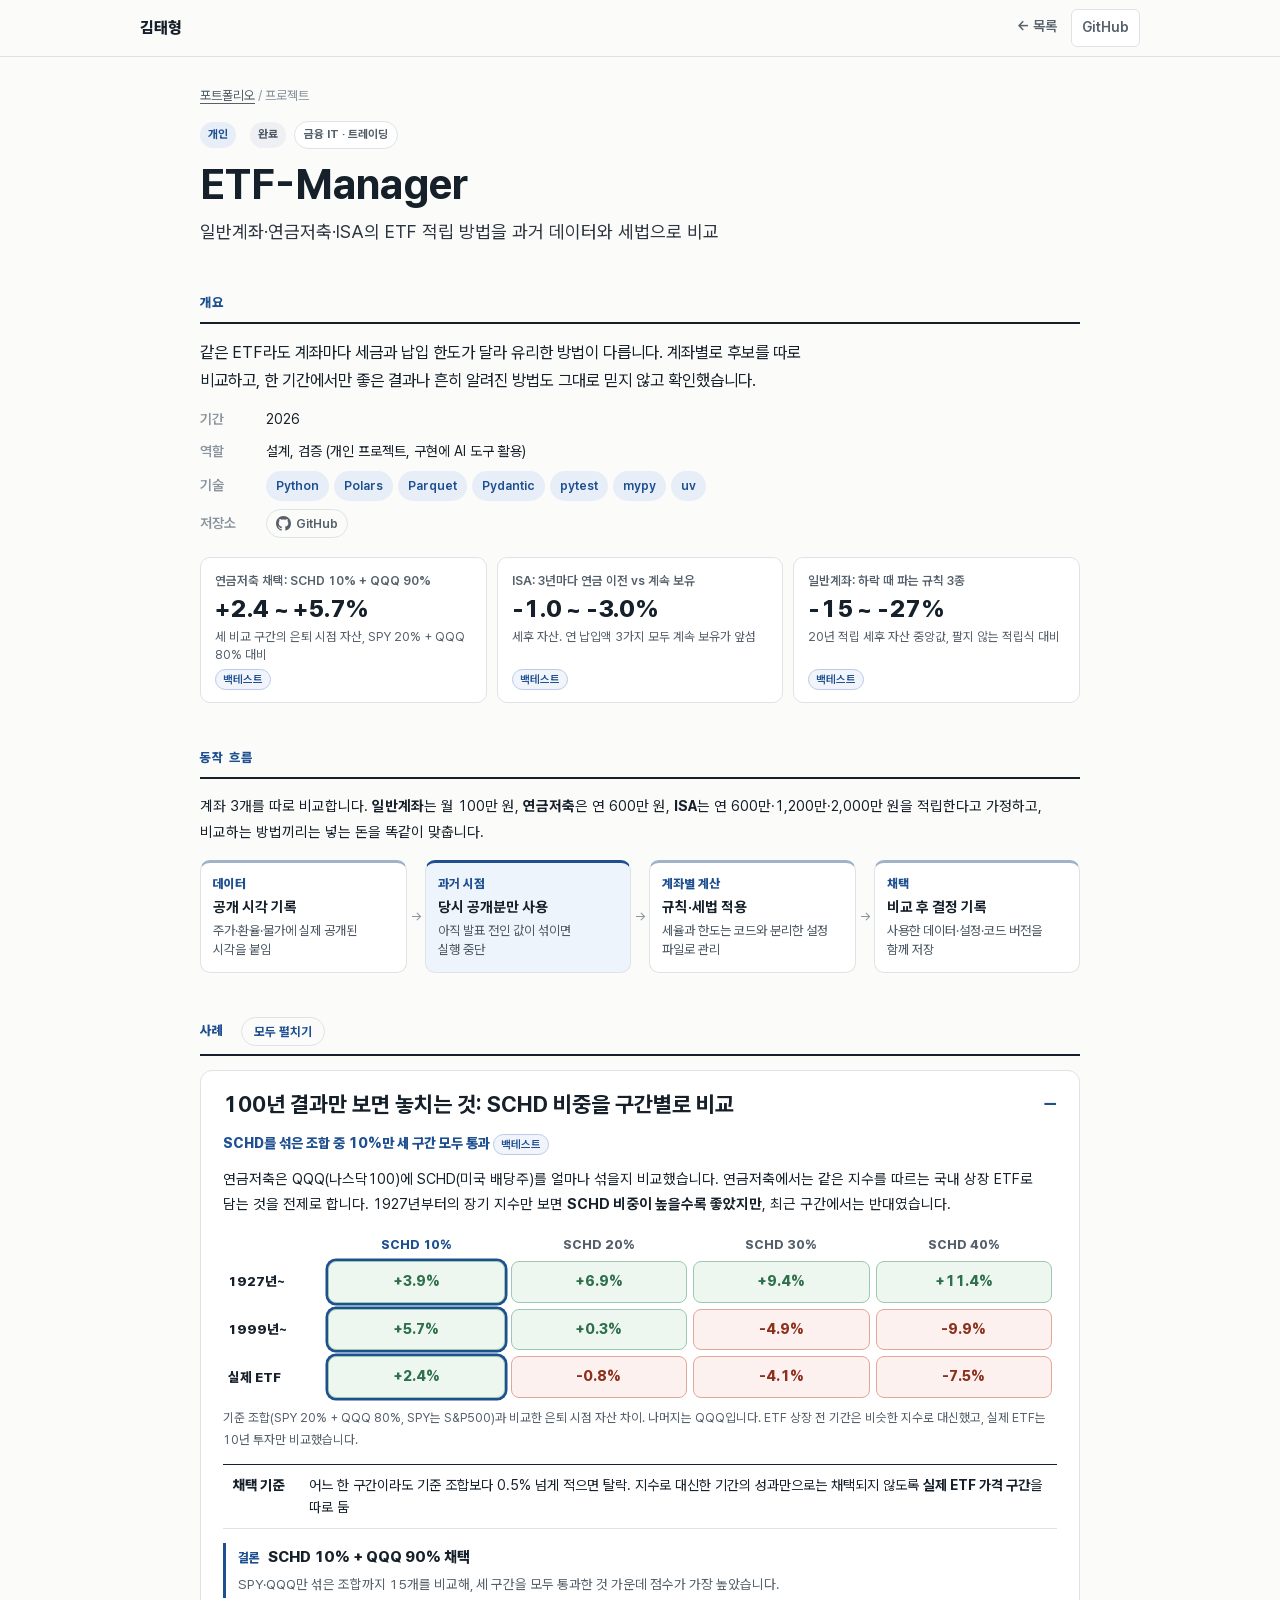
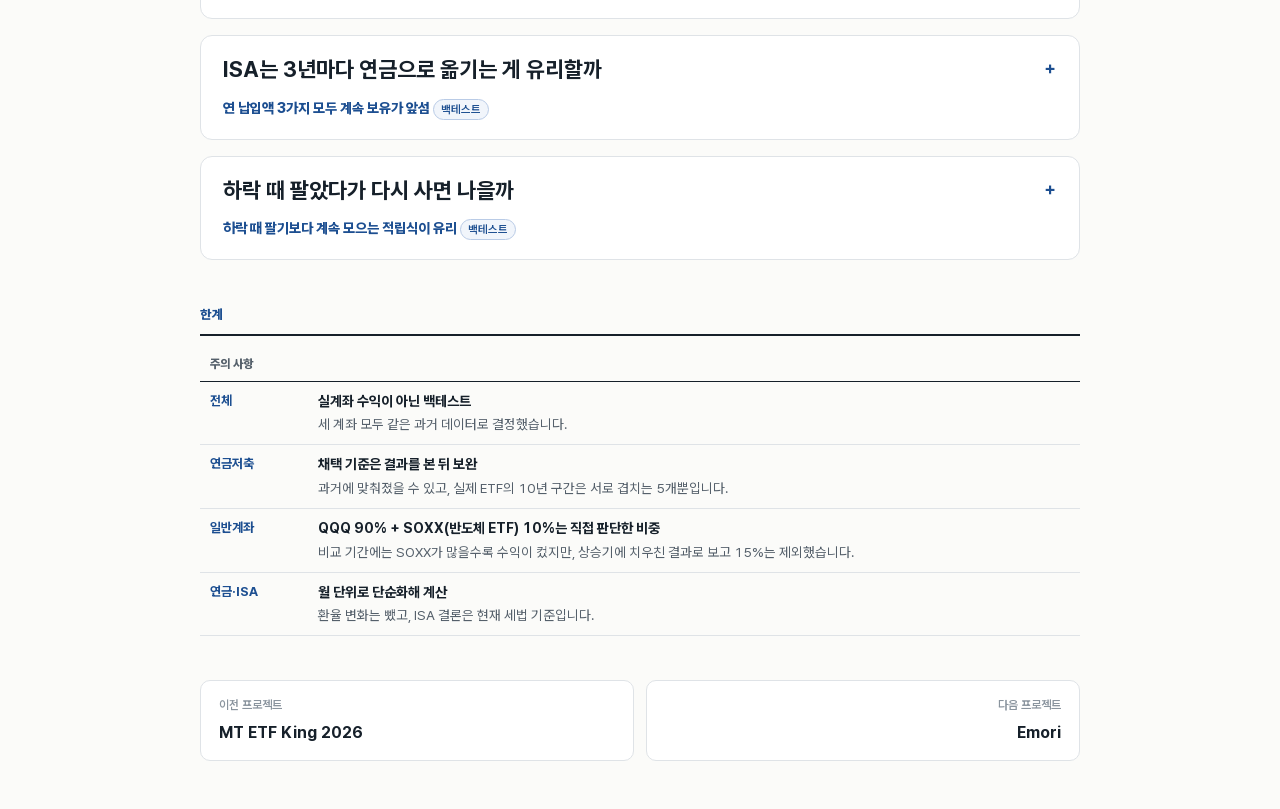
<file: projects/etf-manager.html>
<!doctype html>
<html lang="ko">
<head>
<meta charset="utf-8">
<meta name="viewport" content="width=device-width, initial-scale=1">
<title>ETF-Manager · 김태형 포트폴리오</title>
<meta name="description" content="일반계좌·연금저축·ISA의 ETF 적립 방법을 과거 데이터와 세법으로 비교">
<meta name="robots" content="noindex">
<meta property="og:title" content="ETF-Manager · 김태형 포트폴리오"><meta property="og:description" content="일반계좌·연금저축·ISA의 ETF 적립 방법을 과거 데이터와 세법으로 비교"><meta property="og:type" content="website">
<link rel="icon" href="../favicon.svg" type="image/svg+xml">
<link rel="stylesheet" href="../styles.css?v=e981445e">
</head>
<body class="web proj-page">
<header class="site-head"><div class="wrap bar">
  <a class="brand" href="../">김태형</a>
  <nav aria-label="페이지 이동"><a href="../#tracks">← 목록</a><a class="gh" href="https://github.com/KTHYEONG/ETF-Manager">GitHub</a></nav>
</div></header>
<main class="wrap proj">
  <header class="pj-head">
    <p class="crumb"><a href="../">포트폴리오</a> / 프로젝트</p>
    <div class="pj-kicker"><span class="kind kind-personal">개인</span><span class="status st-done">완료</span><a class="field" href="../#finance-trading">금융 IT · 트레이딩</a></div>
    <h1>ETF-Manager</h1>
    <p class="pj-tag">일반계좌·연금저축·ISA의 ETF 적립 방법을 과거 데이터와 세법으로 비교</p>
    
  </header>
  <section class="pj-sec">
    <h2 class="part">개요</h2>
    <div class="pj-ov"><div class="pj-ov-main">
    <p class="pj-summary">같은 ETF라도 계좌마다 세금과 납입 한도가 달라 유리한 방법이 다릅니다. 계좌별로 후보를 따로 비교하고, 한 기간에서만 좋은 결과나 흔히 알려진 방법도 그대로 믿지 않고 확인했습니다.</p>
    <dl class="meta"><div><dt>기간</dt><dd>2026</dd></div><div><dt>역할</dt><dd>설계, 검증 (개인 프로젝트, 구현에 AI 도구 활용)</dd></div><div><dt>기술</dt><dd><ul class="chips"><li>Python</li><li>Polars</li><li>Parquet</li><li>Pydantic</li><li>pytest</li><li>mypy</li><li>uv</li></ul></dd></div><div><dt>저장소</dt><dd><a class="pc-gh repo-pill" href="https://github.com/KTHYEONG/ETF-Manager" aria-label="ETF-Manager GitHub 저장소"><svg class="gh-ic" viewBox="0 0 16 16" width="15" height="15" aria-hidden="true" focusable="false"><path fill="currentColor" d="M8 0C3.58 0 0 3.58 0 8c0 3.54 2.29 6.53 5.47 7.59.4.07.55-.17.55-.38 0-.19-.01-.82-.01-1.49-2.01.37-2.53-.49-2.69-.94-.09-.23-.48-.94-.82-1.13-.28-.15-.68-.52-.01-.53.63-.01 1.08.58 1.23.82.72 1.21 1.87.87 2.33.66.07-.52.28-.87.51-1.07-1.78-.2-3.64-.89-3.64-3.95 0-.87.31-1.59.82-2.15-.08-.2-.36-1.02.08-2.12 0 0 .67-.21 2.2.82.64-.18 1.32-.27 2-.27.68 0 1.36.09 2 .27 1.53-1.04 2.2-.82 2.2-.82.44 1.1.16 1.92.08 2.12.51.56.82 1.27.82 2.15 0 3.07-1.87 3.75-3.65 3.95.29.25.54.73.54 1.48 0 1.07-.01 1.93-.01 2.2 0 .21.15.46.55.38A8.013 8.013 0 0016 8c0-4.42-3.58-8-8-8z"/></svg><span>GitHub</span></a></dd></div></dl>
    </div></div>
    
    <ul class="metrics"><li class="metric"><div class="m-label">연금저축 채택: SCHD 10% + QQQ 90%</div><div class="m-value">+2.4 ~ +5.7%</div><div class="m-note">세 비교 구간의 은퇴 시점 자산, SPY 20% + QQQ 80% 대비</div><span class="basis basis-backtest">백테스트</span></li><li class="metric"><div class="m-label">ISA: 3년마다 연금 이전 vs 계속 보유</div><div class="m-value">-1.0 ~ -3.0%</div><div class="m-note">세후 자산. 연 납입액 3가지 모두 계속 보유가 앞섬</div><span class="basis basis-backtest">백테스트</span></li><li class="metric"><div class="m-label">일반계좌: 하락 때 파는 규칙 3종</div><div class="m-value">-15 ~ -27%</div><div class="m-note">20년 적립 세후 자산 중앙값, 팔지 않는 적립식 대비</div><span class="basis basis-backtest">백테스트</span></li></ul>
  </section>
  
  
  
  
  <section class="pj-sec"><h2 class="part">동작 흐름</h2><figure class="day">
    <p class="day-lead">계좌 3개를 따로 비교합니다. <strong>일반계좌</strong>는 월 100만 원, <strong>연금저축</strong>은 연 600만 원, <strong>ISA</strong>는 연 600만·1,200만·2,000만 원을 적립한다고 가정하고, 비교하는 방법끼리는 넣는 돈을 똑같이 맞춥니다.</p>
    
    <ol class="day-steps" style="--n:4"><li><time>데이터</time><strong>공개 시각 기록</strong><span>주가·환율·물가에 실제 공개된 시각을 붙임</span></li><li class="hl"><time>과거 시점</time><strong>당시 공개분만 사용</strong><span>아직 발표 전인 값이 섞이면 실행 중단</span></li><li><time>계좌별 계산</time><strong>규칙·세법 적용</strong><span>세율과 한도는 코드와 분리한 설정 파일로 관리</span></li><li><time>채택</time><strong>비교 후 결정 기록</strong><span>사용한 데이터·설정·코드 버전을 함께 저장</span></li></ol>
    
  </figure></section>
  
  <section class="pj-sec">
    <h2 class="part">사례 <button type="button" class="cases-toggle" id="cases-toggle">모두 펼치기</button></h2>
    <div class="cases"><details class="case free" id="pension" open>
    <summary class="c-sum"><h3>100년 결과만 보면 놓치는 것: SCHD 비중을 구간별로 비교</h3><p class="c-key">SCHD를 섞은 조합 중 10%만 세 구간 모두 통과 <span class="basis basis-backtest">백테스트</span></p></summary>
    <div class="c-body"><p class="c-lead">연금저축은 QQQ(나스닥100)에 SCHD(미국 배당주)를 얼마나 섞을지 비교했습니다. 연금저축에서는 같은 지수를 따르는 국내 상장 ETF로 담는 것을 전제로 합니다. 1927년부터의 장기 지수만 보면 <strong>SCHD 비중이 높을수록 좋았지만</strong>, 최근 구간에서는 반대였습니다.</p><figure class="coin"><table><thead><tr><td></td><th scope="col" class="sel">SCHD 10%</th><th scope="col">SCHD 20%</th><th scope="col">SCHD 30%</th><th scope="col">SCHD 40%</th></tr></thead><tbody><tr><th scope="row">1927년~</th><td class="sel"><span class="up">+3.9%</span></td><td><span class="up">+6.9%</span></td><td><span class="up">+9.4%</span></td><td><span class="up">+11.4%</span></td></tr><tr><th scope="row">1999년~</th><td class="sel"><span class="up">+5.7%</span></td><td><span class="up">+0.3%</span></td><td><span class="down">-4.9%</span></td><td><span class="down">-9.9%</span></td></tr><tr><th scope="row">실제 ETF</th><td class="sel"><span class="up">+2.4%</span></td><td><span class="down">-0.8%</span></td><td><span class="down">-4.1%</span></td><td><span class="down">-7.5%</span></td></tr></tbody></table><figcaption>기준 조합(SPY 20% + QQQ 80%, SPY는 S&amp;P500)과 비교한 은퇴 시점 자산 차이. 나머지는 QQQ입니다. ETF 상장 전 기간은 비슷한 지수로 대신했고, 실제 ETF는 10년 투자만 비교했습니다.</figcaption></figure><div class="c-points"><dl><div><dt>채택 기준</dt><dd>어느 한 구간이라도 기준 조합보다 0.5% 넘게 적으면 탈락. 지수로 대신한 기간의 성과만으로는 채택되지 않도록 <strong>실제 ETF 가격 구간</strong>을 따로 둠</dd></div></dl></div><div class="verdict"><p class="vd-head"><em>결론</em>SCHD 10% + QQQ 90% 채택</p><p class="vd-d">SPY·QQQ만 섞은 조합까지 15개를 비교해, 세 구간을 모두 통과한 것 가운데 점수가 가장 높았습니다.</p></div></div>
  </details><details class="case free" id="isa">
    <summary class="c-sum"><h3>ISA는 3년마다 연금으로 옮기는 게 유리할까</h3><p class="c-key">연 납입액 3가지 모두 계속 보유가 앞섬 <span class="basis basis-backtest">백테스트</span></p></summary>
    <div class="c-body"><p class="c-lead">ISA를 만기마다 해지해 연금저축으로 옮기면 세액공제를 더 받아 유리하다는 말이 흔합니다. 해지할 때 내는 세금과 이후 운용까지 넣어 비교했습니다.</p><div class="board"><section class="bd-ok"><h4>계속 보유</h4><ul><li>ISA 하나를 끝까지 유지</li><li>해지 세금은 마지막에 한 번</li></ul></section><section class="bd-stop"><h4>3년마다 연금으로 이전</h4><ul><li>3년마다 해지하며 세금 납부</li><li>옮긴 금액의 10%(최대 300만 원)를 추가 세액공제 대상으로 인정</li><li>새 ISA를 다시 시작</li></ul></section></div><div class="gt-wrap"><table class="gt"><thead><tr><th>ISA 연 납입액</th><th>계속 보유</th><th>3년마다 전액 이전</th><th>ISA 미사용</th></tr></thead><tbody><tr><td data-l="ISA 연 납입액">600만 원</td><td data-l="계속 보유"><strong>100</strong></td><td data-l="3년마다 전액 이전">97.0</td><td data-l="ISA 미사용">93.5</td></tr><tr><td data-l="ISA 연 납입액">1,200만 원</td><td data-l="계속 보유"><strong>100</strong></td><td data-l="3년마다 전액 이전">97.7</td><td data-l="ISA 미사용">93.4</td></tr><tr><td data-l="ISA 연 납입액">2,000만 원</td><td data-l="계속 보유"><strong>100</strong></td><td data-l="3년마다 전액 이전">99.0</td><td data-l="ISA 미사용">94.4</td></tr></tbody></table></div><p class="c-note">계속 보유를 100으로 둔 세후 자산입니다. 연금저축과 일반계좌까지 합친 전체 금액이며, 조건 중 가장 불리한 결과입니다.</p><div class="verdict"><p class="vd-head"><em>결론</em>연금으로 옮기지 말고 ISA를 계속 보유</p><p class="vd-d">3년마다 옮기면 추가 세액공제를 받아도 1.0~3.0% 적었고, 소득 상황 4가지에서도 모두 계속 보유가 1위였습니다.</p></div></div>
  </details><details class="case free" id="sell">
    <summary class="c-sum"><h3>하락 때 팔았다가 다시 사면 나을까</h3><p class="c-key">하락 때 팔기보다 계속 모으는 적립식이 유리 <span class="basis basis-backtest">백테스트</span></p></summary>
    <div class="c-body"><p class="c-lead">일반계좌의 기본은 <strong>매달 100만 원어치를 사고 팔지 않는 적립식</strong>입니다. 여기에 하락 신호가 나오면 <strong>그동안 모은 ETF를 팔아 현금으로 두는 규칙</strong>을 더하면 나은지 비교했습니다. 매달 넣는 돈은 똑같습니다.</p><figure class="day">
    
    
    <ol class="day-steps" style="--n:3"><li><time>평소</time><strong>매달 매수</strong><span>100만 원으로 ETF를 삼</span></li><li class="hl"><time>하락 신호</time><strong>모은 ETF 매도</strong><span>전부 또는 일부를 현금으로 바꾸고, 판 이익에는 세금 22% 부과</span></li><li><time>신호 해제</time><strong>다시 매수</strong><span>현금으로 ETF를 다시 삼</span></li></ol>
    <p class="day-foot">신호는 매달 한 번 확인합니다.</p>
  </figure><figure class="panels"><div class="panel"><h5>10년 적립 (적립식만 = 100)</h5><ul><li><span class="pl-k">적립식만</span><span class="pl-track"><i style="width:98.6%"></i></span><b>100</b></li><li class="hl"><span class="pl-k">연말 공제</span><span class="pl-track"><i style="width:100.0%"></i></span><b>101.4</b></li><li><span class="pl-k">추세 매도</span><span class="pl-track"><i style="width:95.2%"></i></span><b>96.5</b></li><li><span class="pl-k">절반 매도</span><span class="pl-track"><i style="width:91.5%"></i></span><b>92.8</b></li><li><span class="pl-k">변동성 축소</span><span class="pl-track"><i style="width:93.2%"></i></span><b>94.5</b></li></ul></div><div class="panel"><h5>20년 적립 (적립식만 = 100)</h5><ul><li><span class="pl-k">적립식만</span><span class="pl-track"><i style="width:99.6%"></i></span><b>100</b></li><li class="hl"><span class="pl-k">연말 공제</span><span class="pl-track"><i style="width:100.0%"></i></span><b>100.4</b></li><li><span class="pl-k">추세 매도</span><span class="pl-track"><i style="width:85.0%"></i></span><b>85.3</b></li><li><span class="pl-k">절반 매도</span><span class="pl-track"><i style="width:76.4%"></i></span><b>76.7</b></li><li><span class="pl-k">변동성 축소</span><span class="pl-track"><i style="width:72.6%"></i></span><b>72.9</b></li></ul></div><figcaption>보유분을 모두 팔았다고 가정한 세후 자산의 중앙값. 시작 시점을 1년씩 옮겨 비교했습니다.</figcaption></figure><div class="c-points"><dl><div><dt>추세 매도</dt><dd>QQQ가 10개월 평균 아래이고 1년 수익률이 금리에도 못 미치면 <strong>전부</strong> 매도</dd></div><div><dt>절반 매도</dt><dd>QQQ가 10개월 평균 아래면 <strong>절반</strong> 매도</dd></div><div><dt>변동성 축소</dt><dd>QQQ의 최근 석 달 가격 출렁임(연 환산)이 20%를 넘으면, <strong>넘은 정도에 맞춰 일부</strong> 매도</dd></div><div><dt>연말 공제</dt><dd>하락과 무관한 매도. 해외 ETF 이익은 연 250만 원까지 세금이 없고 안 쓰면 사라지므로, 매년 12월 그만큼만 팔고 <strong>바로 다시 사서</strong> 나중에 낼 세금을 줄임</dd></div></dl></div><div class="verdict"><p class="vd-head"><em>결론</em>매달 사서 계속 보유하고, 매도는 연말 공제용만</p><p class="vd-d">하락 때 파는 규칙 3가지는 모두 손해였고, 연말 공제는 효과가 작지만 10년·20년 모두 앞섰습니다.</p></div></div>
  </details></div>
  </section>
  <section class="pj-sec"><h2 class="part">한계</h2><table class="caution scoped"><caption>주의 사항</caption><tbody><tr><th scope="row">전체</th><td><strong>실계좌 수익이 아닌 백테스트</strong><span>세 계좌 모두 같은 과거 데이터로 결정했습니다.</span></td></tr><tr><th scope="row">연금저축</th><td><strong>채택 기준은 결과를 본 뒤 보완</strong><span>과거에 맞춰졌을 수 있고, 실제 ETF의 10년 구간은 서로 겹치는 5개뿐입니다.</span></td></tr><tr><th scope="row">일반계좌</th><td><strong>QQQ 90% + SOXX(반도체 ETF) 10%는 직접 판단한 비중</strong><span>비교 기간에는 SOXX가 많을수록 수익이 컸지만, 상승기에 치우친 결과로 보고 15%는 제외했습니다.</span></td></tr><tr><th scope="row">연금·ISA</th><td><strong>월 단위로 단순화해 계산</strong><span>환율 변화는 뺐고, ISA 결론은 현재 세법 기준입니다.</span></td></tr></tbody></table></section>
  <nav class="pj-nav" aria-label="다른 프로젝트">
    <a class="pn prev" href="mt-etf-king.html"><span>이전 프로젝트</span><strong>MT ETF King 2026</strong></a>
    <a class="pn next" href="emori.html"><span>다음 프로젝트</span><strong>Emori</strong></a>
  </nav>
</main>
<script>
(function () {
  var all = Array.prototype.slice.call(document.querySelectorAll('details.case'));
  var btn = document.getElementById('cases-toggle');
  function openHash() {
    var id = decodeURIComponent(location.hash.replace('#', ''));
    var el = id && document.getElementById(id);
    if (el && el.tagName === 'DETAILS') { el.open = true; el.scrollIntoView({ block: 'start' }); }
  }
  function sync() { if (btn) btn.textContent = all.every(function (d) { return d.open; }) ? '모두 접기' : '모두 펼치기'; }
  if (btn) btn.addEventListener('click', function () { var open = !all.every(function (d) { return d.open; }); all.forEach(function (d) { d.open = open; }); sync(); });
  all.forEach(function (d) { d.addEventListener('toggle', sync); });
  window.addEventListener('hashchange', openHash);
  openHash(); sync();
})();
</script>
</body>
</html>
</file>
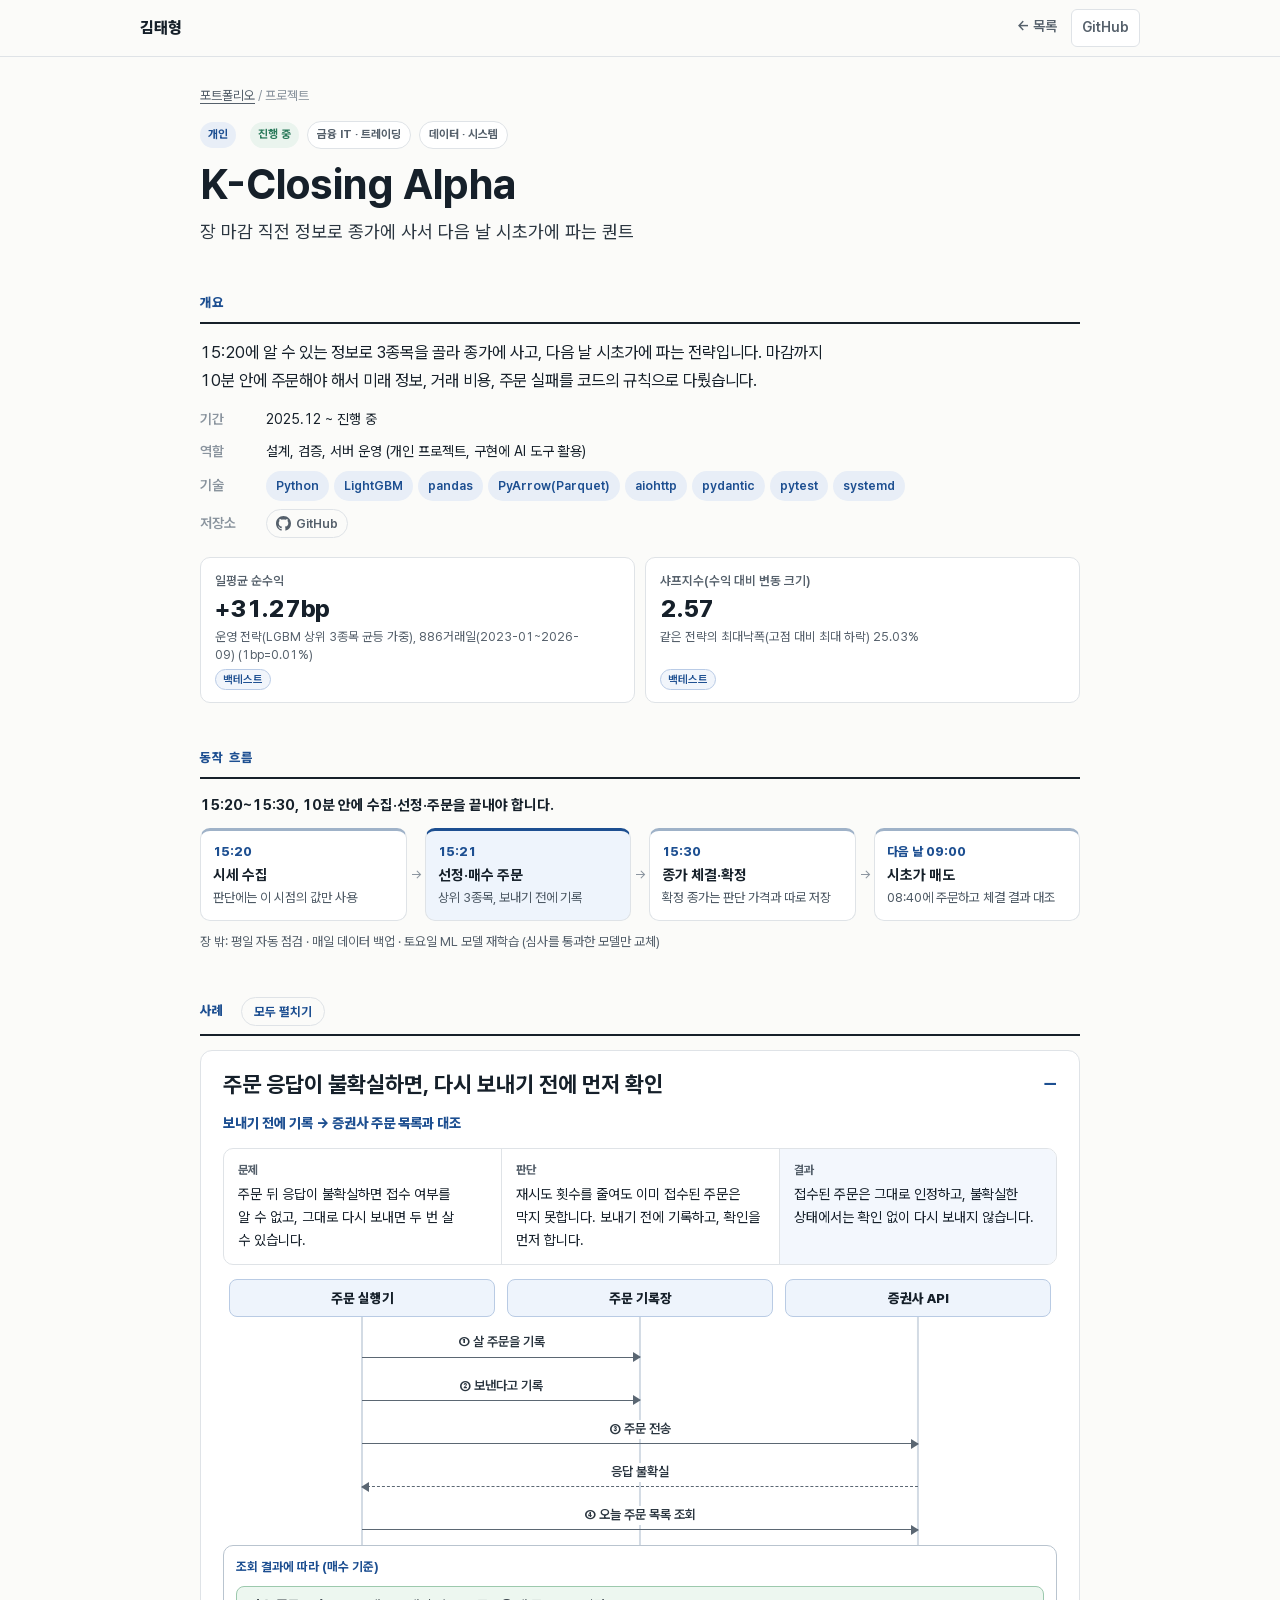
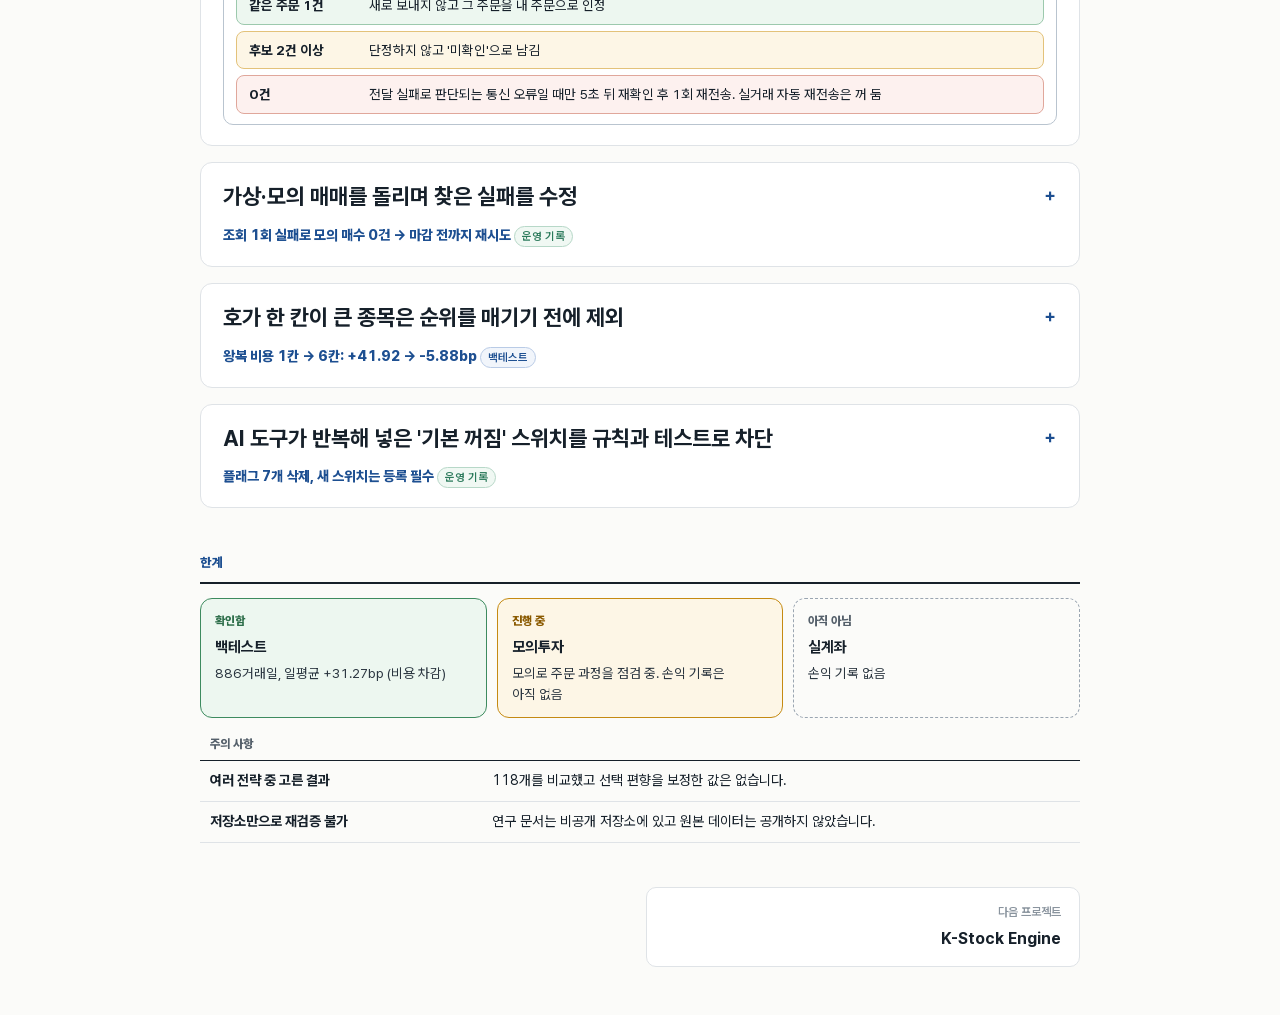
<file: projects/k-closing-alpha.html>
<!doctype html>
<html lang="ko">
<head>
<meta charset="utf-8">
<meta name="viewport" content="width=device-width, initial-scale=1">
<title>K-Closing Alpha · 김태형 포트폴리오</title>
<meta name="description" content="장 마감 직전 정보로 종가에 사서 다음 날 시초가에 파는 퀀트">
<meta name="robots" content="noindex">
<meta property="og:title" content="K-Closing Alpha · 김태형 포트폴리오"><meta property="og:description" content="장 마감 직전 정보로 종가에 사서 다음 날 시초가에 파는 퀀트"><meta property="og:type" content="website">
<link rel="icon" href="../favicon.svg" type="image/svg+xml">
<link rel="stylesheet" href="../styles.css?v=e981445e">
</head>
<body class="web proj-page">
<header class="site-head"><div class="wrap bar">
  <a class="brand" href="../">김태형</a>
  <nav aria-label="페이지 이동"><a href="../#tracks">← 목록</a><a class="gh" href="https://github.com/KTHYEONG/k-closing-alpha">GitHub</a></nav>
</div></header>
<main class="wrap proj">
  <header class="pj-head">
    <p class="crumb"><a href="../">포트폴리오</a> / 프로젝트</p>
    <div class="pj-kicker"><span class="kind kind-personal">개인</span><span class="status">진행 중</span><a class="field" href="../#finance-trading">금융 IT · 트레이딩</a><a class="field" href="../#data-eng">데이터 · 시스템</a></div>
    <h1>K-Closing Alpha</h1>
    <p class="pj-tag">장 마감 직전 정보로 종가에 사서 다음 날 시초가에 파는 퀀트</p>
    
  </header>
  <section class="pj-sec">
    <h2 class="part">개요</h2>
    <div class="pj-ov"><div class="pj-ov-main">
    <p class="pj-summary">15:20에 알 수 있는 정보로 3종목을 골라 종가에 사고, 다음 날 시초가에 파는 전략입니다. 마감까지 10분 안에 주문해야 해서 미래 정보, 거래 비용, 주문 실패를 코드의 규칙으로 다뤘습니다.</p>
    <dl class="meta"><div><dt>기간</dt><dd>2025.12 ~ 진행 중</dd></div><div><dt>역할</dt><dd>설계, 검증, 서버 운영 (개인 프로젝트, 구현에 AI 도구 활용)</dd></div><div><dt>기술</dt><dd><ul class="chips"><li>Python</li><li>LightGBM</li><li>pandas</li><li>PyArrow(Parquet)</li><li>aiohttp</li><li>pydantic</li><li>pytest</li><li>systemd</li></ul></dd></div><div><dt>저장소</dt><dd><a class="pc-gh repo-pill" href="https://github.com/KTHYEONG/k-closing-alpha" aria-label="K-Closing Alpha GitHub 저장소"><svg class="gh-ic" viewBox="0 0 16 16" width="15" height="15" aria-hidden="true" focusable="false"><path fill="currentColor" d="M8 0C3.58 0 0 3.58 0 8c0 3.54 2.29 6.53 5.47 7.59.4.07.55-.17.55-.38 0-.19-.01-.82-.01-1.49-2.01.37-2.53-.49-2.69-.94-.09-.23-.48-.94-.82-1.13-.28-.15-.68-.52-.01-.53.63-.01 1.08.58 1.23.82.72 1.21 1.87.87 2.33.66.07-.52.28-.87.51-1.07-1.78-.2-3.64-.89-3.64-3.95 0-.87.31-1.59.82-2.15-.08-.2-.36-1.02.08-2.12 0 0 .67-.21 2.2.82.64-.18 1.32-.27 2-.27.68 0 1.36.09 2 .27 1.53-1.04 2.2-.82 2.2-.82.44 1.1.16 1.92.08 2.12.51.56.82 1.27.82 2.15 0 3.07-1.87 3.75-3.65 3.95.29.25.54.73.54 1.48 0 1.07-.01 1.93-.01 2.2 0 .21.15.46.55.38A8.013 8.013 0 0016 8c0-4.42-3.58-8-8-8z"/></svg><span>GitHub</span></a></dd></div></dl>
    </div></div>
    
    <ul class="metrics"><li class="metric"><div class="m-label">일평균 순수익</div><div class="m-value">+31.27bp</div><div class="m-note">운영 전략(LGBM 상위 3종목 균등 가중), 886거래일(2023-01~2026-09) (1bp=0.01%)</div><span class="basis basis-backtest">백테스트</span></li><li class="metric"><div class="m-label">샤프지수(수익 대비 변동 크기)</div><div class="m-value">2.57</div><div class="m-note">같은 전략의 최대낙폭(고점 대비 최대 하락) 25.03%</div><span class="basis basis-backtest">백테스트</span></li></ul>
  </section>
  
  
  
  
  <section class="pj-sec"><h2 class="part">동작 흐름</h2><figure class="day">
    
    <p class="day-note">15:20~15:30, 10분 안에 수집·선정·주문을 끝내야 합니다.</p>
    <ol class="day-steps" style="--n:4"><li><time>15:20</time><strong>시세 수집</strong><span>판단에는 이 시점의 값만 사용</span></li><li class="hl"><time>15:21</time><strong>선정·매수 주문</strong><span>상위 3종목, 보내기 전에 기록</span></li><li><time>15:30</time><strong>종가 체결·확정</strong><span>확정 종가는 판단 가격과 따로 저장</span></li><li><time>다음 날 09:00</time><strong>시초가 매도</strong><span>08:40에 주문하고 체결 결과 대조</span></li></ol>
    <p class="day-foot">장 밖: 평일 자동 점검 · 매일 데이터 백업 · 토요일 ML 모델 재학습 (심사를 통과한 모델만 교체)</p>
  </figure></section>
  
  <section class="pj-sec">
    <h2 class="part">사례 <button type="button" class="cases-toggle" id="cases-toggle">모두 펼치기</button></h2>
    <div class="cases"><details class="case free" id="journal" open>
    <summary class="c-sum"><h3>주문 응답이 불확실하면, 다시 보내기 전에 먼저 확인</h3><p class="c-key">보내기 전에 기록 → 증권사 주문 목록과 대조 </p></summary>
    <div class="c-body"><div class="tri"><div><h5>문제</h5><p>주문 뒤 응답이 불확실하면 접수 여부를 알 수 없고, 그대로 다시 보내면 두 번 살 수 있습니다.</p></div><div><h5>판단</h5><p>재시도 횟수를 줄여도 이미 접수된 주문은 막지 못합니다. 보내기 전에 기록하고, 확인을 먼저 합니다.</p></div><div><h5>결과</h5><p>접수된 주문은 그대로 인정하고, 불확실한 상태에서는 확인 없이 다시 보내지 않습니다.</p></div></div><figure class="seq" style="--n:3">
    <ol class="seq-actors"><li>주문 실행기</li><li>주문 기록장</li><li>증권사 API</li></ol>
    <ol class="seq-msgs"><li style="grid-column:1 / 3;--inset:25.000%" class="fwd"><span>① 살 주문을 기록</span><i aria-hidden="true"></i></li><li style="grid-column:1 / 3;--inset:25.000%" class="fwd"><span>② 보낸다고 기록</span><i aria-hidden="true"></i></li><li style="grid-column:1 / 4;--inset:16.667%" class="fwd"><span>③ 주문 전송</span><i aria-hidden="true"></i></li><li style="grid-column:1 / 4;--inset:16.667%" class="back dash"><span>응답 불확실</span><i aria-hidden="true"></i></li><li style="grid-column:1 / 4;--inset:16.667%" class="fwd"><span>④ 오늘 주문 목록 조회</span><i aria-hidden="true"></i></li></ol>
    <div class="seq-out"><h6>조회 결과에 따라 (매수 기준)</h6><ul><li class="o-ok"><strong>같은 주문 1건</strong><span>새로 보내지 않고 그 주문을 내 주문으로 인정</span></li><li class="o-hold"><strong>후보 2건 이상</strong><span>단정하지 않고 '미확인'으로 남김</span></li><li class="o-stop"><strong>0건</strong><span>전달 실패로 판단되는 통신 오류일 때만 5초 뒤 재확인 후 1회 재전송. 실거래 자동 재전송은 꺼 둠</span></li></ul></div>
    
  </figure></div>
  </details><details class="case free" id="rehearsal">
    <summary class="c-sum"><h3>가상·모의 매매를 돌리며 찾은 실패를 수정</h3><p class="c-key">조회 1회 실패로 모의 매수 0건 → 마감 전까지 재시도 <span class="basis basis-ops">운영 기록</span></p></summary>
    <div class="c-body"><div class="gt-wrap"><table class="gt"><thead><tr><th>겪은 문제와 위험</th><th>고친 방법</th></tr></thead><tbody><tr><td data-l="겪은 문제와 위험">주문 가능 금액 조회가 한 번 실패해, 마감까지 7분 넘게 남았는데 <strong>그날 매수 0건</strong></td><td data-l="고친 방법">읽기 조회는 마감 전까지 반복해서 재시도. 끝내 알 수 없으면 사지 않고 알림</td></tr><tr><td data-l="겪은 문제와 위험">체결 확인을 당일 한 번만 해서, 실패하면 산 종목이 <strong>다음 날 매도와 알림에서 빠질 수 있었음</strong></td><td data-l="고친 방법">다음 실행에서 확인 못 한 주문부터 확정하고, 남으면 계속 알림</td></tr><tr><td data-l="겪은 문제와 위험">가상 매매가 하루 두 번 실행되어 <strong>앞선 기록을 덮어씀</strong> (301주 → 50주)</td><td data-l="고친 방법">당일 기록이 있으면 두 번째 실행은 건너뜀</td></tr></tbody></table></div></div>
  </details><details class="case free" id="cost">
    <summary class="c-sum"><h3>호가 한 칸이 큰 종목은 순위를 매기기 전에 제외</h3><p class="c-key">왕복 비용 1칸 → 6칸: +41.92 → -5.88bp <span class="basis basis-backtest">백테스트</span></p></summary>
    <div class="c-body"><p class="c-lead">전략의 수익은 거래 비용 가정에 크게 좌우됩니다. 그래서 호가 한 칸이 가격의 0.12%(12bp)를 넘는 종목은 후보에서 뺍니다.</p><figure class="chart">
    <figcaption class="chart-title">왕복 호가 비용별 일평균 순수익 <span class="chart-unit">bp/일</span> <span class="basis basis-backtest">백테스트</span></figcaption>
    <div class="chart-body" style="--zero:12.30%"><div class="chart-row">
        <div class="chart-label">1칸</div>
        <div class="chart-track"><span class="cbar" style="left:12.30%;width:87.70%"></span></div>
        <div class="chart-val">41.92</div>
      </div><div class="chart-row">
        <div class="chart-label">2칸</div>
        <div class="chart-track"><span class="cbar hl" style="left:12.30%;width:67.70%"></span></div>
        <div class="chart-val hl">32.36</div>
      </div><div class="chart-row">
        <div class="chart-label">3칸</div>
        <div class="chart-track"><span class="cbar" style="left:12.30%;width:47.70%"></span></div>
        <div class="chart-val">22.80</div>
      </div><div class="chart-row">
        <div class="chart-label">4칸</div>
        <div class="chart-track"><span class="cbar" style="left:12.30%;width:27.70%"></span></div>
        <div class="chart-val">13.24</div>
      </div><div class="chart-row">
        <div class="chart-label">6칸</div>
        <div class="chart-track"><span class="cbar neg" style="left:0.00%;width:12.30%"></span></div>
        <div class="chart-val">-5.88</div>
      </div></div>
    <p class="chart-caption">886거래일 백테스트, 연구용 구성이라 대표 수치와 조금 다름</p>
  </figure><div class="verdict"><p class="vd-head"><em>결론</em>호가 한 칸이 12bp 이하인 종목만 후보로 사용</p><p class="vd-d">상한을 7.5bp에서 12bp로 넓히자 후보가 2.6배로 늘고, 순위 모델의 선택 폭이 커져 샤프지수가 0.84 높아졌습니다.</p></div></div>
  </details><details class="case free" id="default-off">
    <summary class="c-sum"><h3>AI 도구가 반복해 넣은 '기본 꺼짐' 스위치를 규칙과 테스트로 차단</h3><p class="c-key">플래그 7개 삭제, 새 스위치는 등록 필수 <span class="basis basis-ops">운영 기록</span></p></summary>
    <div class="c-body"><div class="gt-wrap"><table class="gt"><thead><tr><th>항목</th><th>이전</th><th>이후</th></tr></thead><tbody><tr><td data-l="항목">새 기능 배포</td><td data-l="이전">꺼진 채 배포되어 서버에서 다시 켜야 적용</td><td data-l="이후">켜진 채 배포하고, 문제가 있으면 되돌려 재배포</td></tr><tr><td data-l="항목">서버 설정 유실</td><td data-l="이전">서버 환경을 다시 만들며 설정이 빠져, 수집 작업이 조용히 꺼짐</td><td data-l="이후">항상 켜 두던 스위치 7개와 꺼짐 분기를 삭제</td></tr><tr><td data-l="항목">새 스위치</td><td data-l="이전">AI 도구가 같은 패턴을 반복해 추가</td><td data-l="이후">등록부에 없으면 정책 테스트 실패</td></tr></tbody></table></div></div>
  </details></div>
  </section>
  <section class="pj-sec"><h2 class="part">한계</h2><ol class="ladder"><li class="st-done"><i>확인함</i><strong>백테스트</strong><span>886거래일, 일평균 +31.27bp (비용 차감)</span></li><li class="st-now"><i>진행 중</i><strong>모의투자</strong><span>모의로 주문 과정을 점검 중. 손익 기록은 아직 없음</span></li><li class="st-todo"><i>아직 아님</i><strong>실계좌</strong><span>손익 기록 없음</span></li></ol>
  <table class="caution"><caption>주의 사항</caption><tbody><tr><th scope="row">여러 전략 중 고른 결과</th><td>118개를 비교했고 선택 편향을 보정한 값은 없습니다.</td></tr><tr><th scope="row">저장소만으로 재검증 불가</th><td>연구 문서는 비공개 저장소에 있고 원본 데이터는 공개하지 않았습니다.</td></tr></tbody></table></section>
  <nav class="pj-nav" aria-label="다른 프로젝트">
    <span></span>
    <a class="pn next" href="k-stock-engine.html"><span>다음 프로젝트</span><strong>K-Stock Engine</strong></a>
  </nav>
</main>
<script>
(function () {
  var all = Array.prototype.slice.call(document.querySelectorAll('details.case'));
  var btn = document.getElementById('cases-toggle');
  function openHash() {
    var id = decodeURIComponent(location.hash.replace('#', ''));
    var el = id && document.getElementById(id);
    if (el && el.tagName === 'DETAILS') { el.open = true; el.scrollIntoView({ block: 'start' }); }
  }
  function sync() { if (btn) btn.textContent = all.every(function (d) { return d.open; }) ? '모두 접기' : '모두 펼치기'; }
  if (btn) btn.addEventListener('click', function () { var open = !all.every(function (d) { return d.open; }); all.forEach(function (d) { d.open = open; }); sync(); });
  all.forEach(function (d) { d.addEventListener('toggle', sync); });
  window.addEventListener('hashchange', openHash);
  openHash(); sync();
})();
</script>
</body>
</html>
</file>
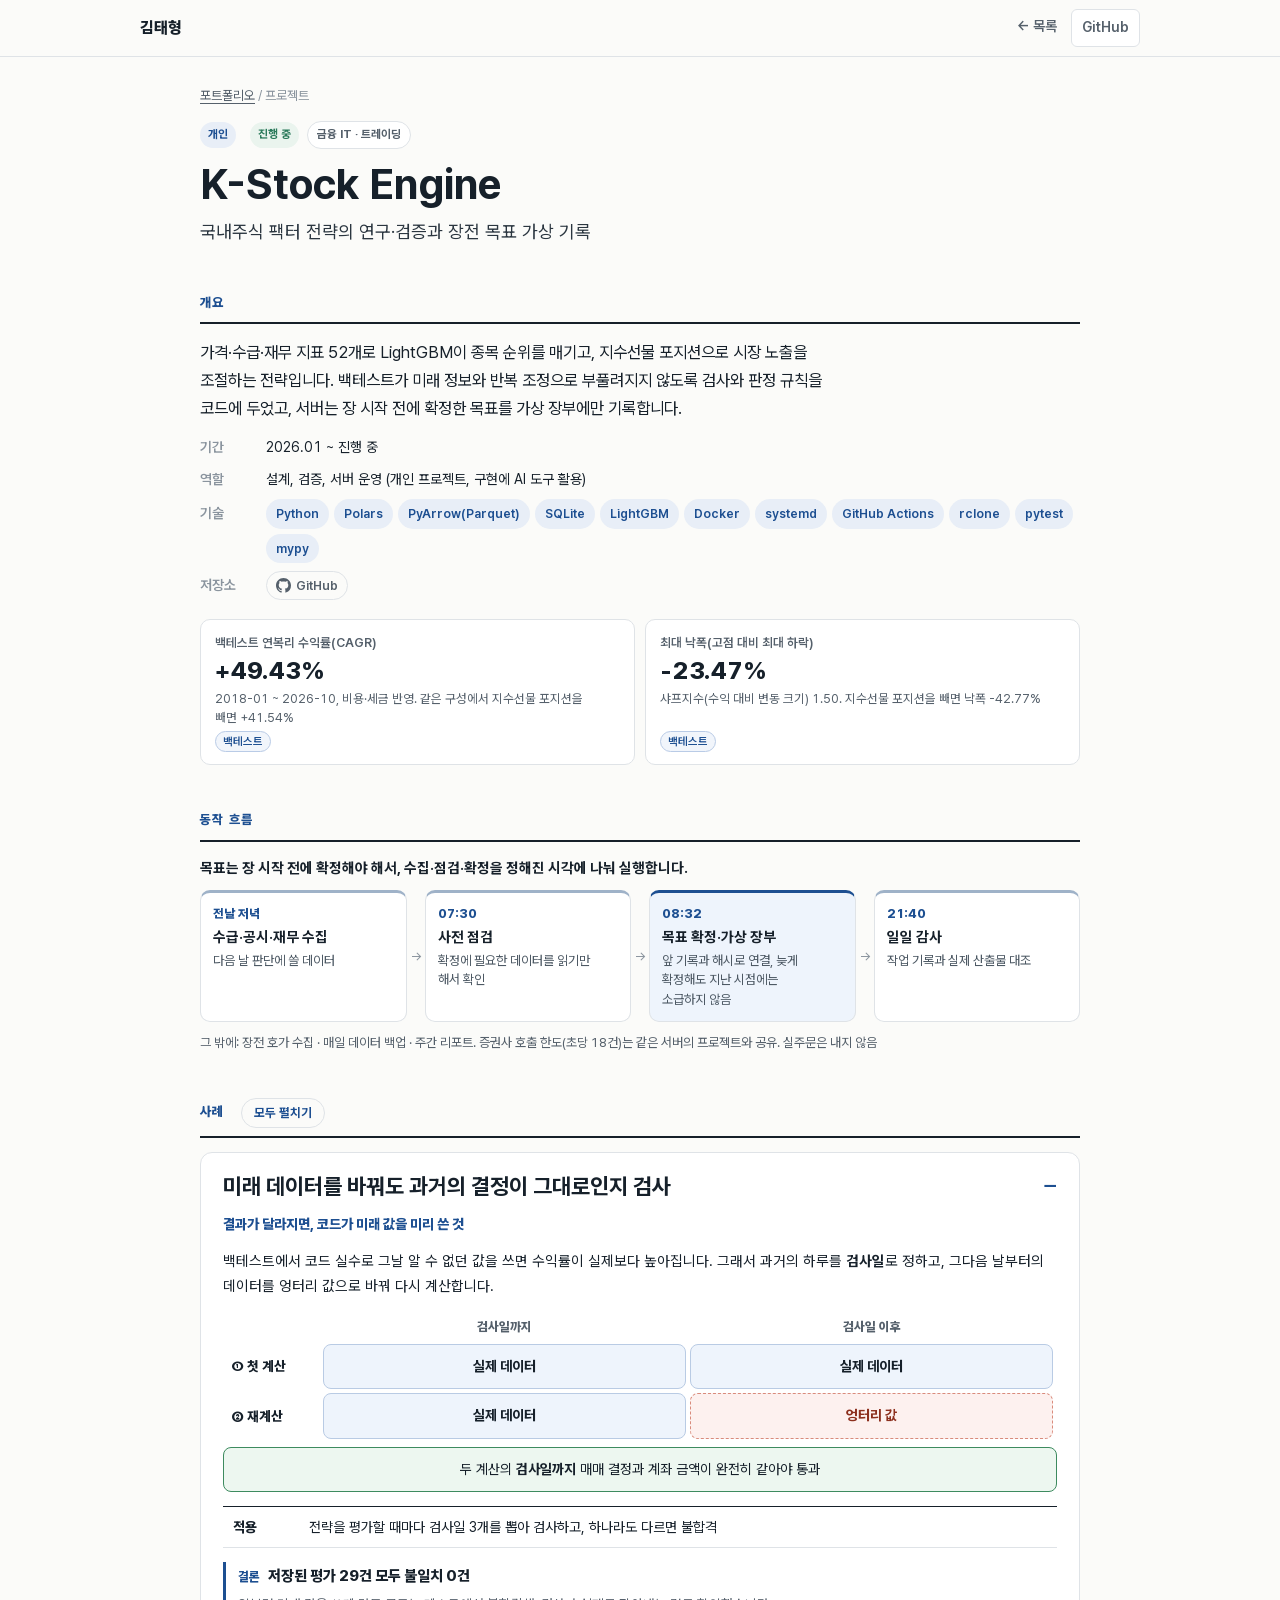
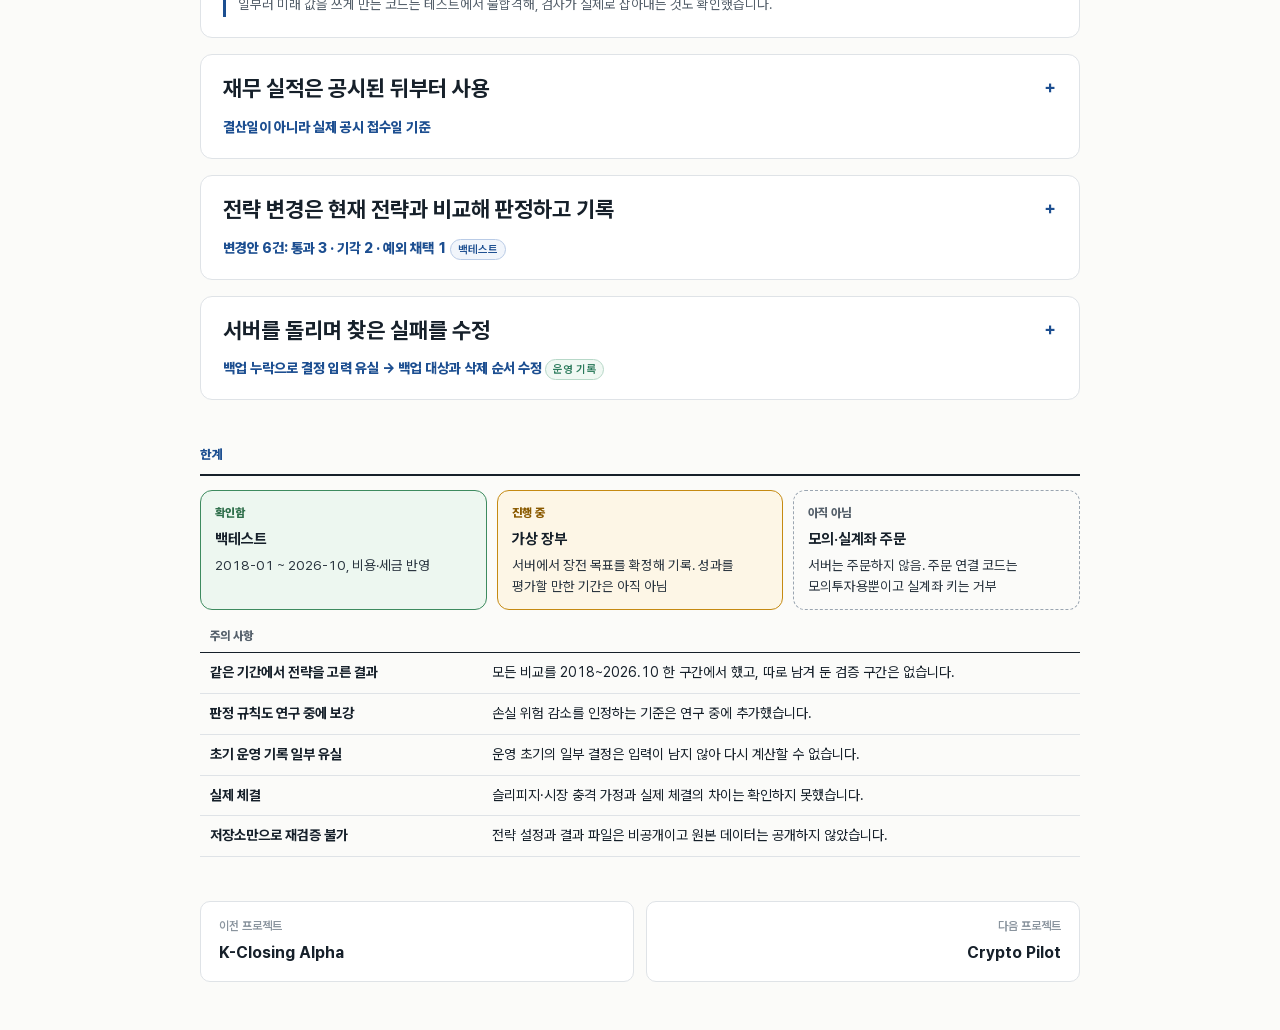
<file: projects/k-stock-engine.html>
<!doctype html>
<html lang="ko">
<head>
<meta charset="utf-8">
<meta name="viewport" content="width=device-width, initial-scale=1">
<title>K-Stock Engine · 김태형 포트폴리오</title>
<meta name="description" content="국내주식 팩터 전략의 연구·검증과 장전 목표 가상 기록">
<meta name="robots" content="noindex">
<meta property="og:title" content="K-Stock Engine · 김태형 포트폴리오"><meta property="og:description" content="국내주식 팩터 전략의 연구·검증과 장전 목표 가상 기록"><meta property="og:type" content="website">
<link rel="icon" href="../favicon.svg" type="image/svg+xml">
<link rel="stylesheet" href="../styles.css?v=e981445e">
</head>
<body class="web proj-page">
<header class="site-head"><div class="wrap bar">
  <a class="brand" href="../">김태형</a>
  <nav aria-label="페이지 이동"><a href="../#tracks">← 목록</a><a class="gh" href="https://github.com/KTHYEONG/k-stock-engine">GitHub</a></nav>
</div></header>
<main class="wrap proj">
  <header class="pj-head">
    <p class="crumb"><a href="../">포트폴리오</a> / 프로젝트</p>
    <div class="pj-kicker"><span class="kind kind-personal">개인</span><span class="status">진행 중</span><a class="field" href="../#finance-trading">금융 IT · 트레이딩</a></div>
    <h1>K-Stock Engine</h1>
    <p class="pj-tag">국내주식 팩터 전략의 연구·검증과 장전 목표 가상 기록</p>
    
  </header>
  <section class="pj-sec">
    <h2 class="part">개요</h2>
    <div class="pj-ov"><div class="pj-ov-main">
    <p class="pj-summary">가격·수급·재무 지표 52개로 LightGBM이 종목 순위를 매기고, 지수선물 포지션으로 시장 노출을 조절하는 전략입니다. 백테스트가 미래 정보와 반복 조정으로 부풀려지지 않도록 검사와 판정 규칙을 코드에 두었고, 서버는 장 시작 전에 확정한 목표를 가상 장부에만 기록합니다.</p>
    <dl class="meta"><div><dt>기간</dt><dd>2026.01 ~ 진행 중</dd></div><div><dt>역할</dt><dd>설계, 검증, 서버 운영 (개인 프로젝트, 구현에 AI 도구 활용)</dd></div><div><dt>기술</dt><dd><ul class="chips"><li>Python</li><li>Polars</li><li>PyArrow(Parquet)</li><li>SQLite</li><li>LightGBM</li><li>Docker</li><li>systemd</li><li>GitHub Actions</li><li>rclone</li><li>pytest</li><li>mypy</li></ul></dd></div><div><dt>저장소</dt><dd><a class="pc-gh repo-pill" href="https://github.com/KTHYEONG/k-stock-engine" aria-label="K-Stock Engine GitHub 저장소"><svg class="gh-ic" viewBox="0 0 16 16" width="15" height="15" aria-hidden="true" focusable="false"><path fill="currentColor" d="M8 0C3.58 0 0 3.58 0 8c0 3.54 2.29 6.53 5.47 7.59.4.07.55-.17.55-.38 0-.19-.01-.82-.01-1.49-2.01.37-2.53-.49-2.69-.94-.09-.23-.48-.94-.82-1.13-.28-.15-.68-.52-.01-.53.63-.01 1.08.58 1.23.82.72 1.21 1.87.87 2.33.66.07-.52.28-.87.51-1.07-1.78-.2-3.64-.89-3.64-3.95 0-.87.31-1.59.82-2.15-.08-.2-.36-1.02.08-2.12 0 0 .67-.21 2.2.82.64-.18 1.32-.27 2-.27.68 0 1.36.09 2 .27 1.53-1.04 2.2-.82 2.2-.82.44 1.1.16 1.92.08 2.12.51.56.82 1.27.82 2.15 0 3.07-1.87 3.75-3.65 3.95.29.25.54.73.54 1.48 0 1.07-.01 1.93-.01 2.2 0 .21.15.46.55.38A8.013 8.013 0 0016 8c0-4.42-3.58-8-8-8z"/></svg><span>GitHub</span></a></dd></div></dl>
    </div></div>
    
    <ul class="metrics"><li class="metric"><div class="m-label">백테스트 연복리 수익률(CAGR)</div><div class="m-value">+49.43%</div><div class="m-note">2018-01 ~ 2026-10, 비용·세금 반영. 같은 구성에서 지수선물 포지션을 빼면 +41.54%</div><span class="basis basis-backtest">백테스트</span></li><li class="metric"><div class="m-label">최대 낙폭(고점 대비 최대 하락)</div><div class="m-value">-23.47%</div><div class="m-note">샤프지수(수익 대비 변동 크기) 1.50. 지수선물 포지션을 빼면 낙폭 -42.77%</div><span class="basis basis-backtest">백테스트</span></li></ul>
  </section>
  
  
  
  
  <section class="pj-sec"><h2 class="part">동작 흐름</h2><figure class="day">
    
    <p class="day-note">목표는 장 시작 전에 확정해야 해서, 수집·점검·확정을 정해진 시각에 나눠 실행합니다.</p>
    <ol class="day-steps" style="--n:4"><li><time>전날 저녁</time><strong>수급·공시·재무 수집</strong><span>다음 날 판단에 쓸 데이터</span></li><li><time>07:30</time><strong>사전 점검</strong><span>확정에 필요한 데이터를 읽기만 해서 확인</span></li><li class="hl"><time>08:32</time><strong>목표 확정·가상 장부</strong><span>앞 기록과 해시로 연결, 늦게 확정해도 지난 시점에는 소급하지 않음</span></li><li><time>21:40</time><strong>일일 감사</strong><span>작업 기록과 실제 산출물 대조</span></li></ol>
    <p class="day-foot">그 밖에: 장전 호가 수집 · 매일 데이터 백업 · 주간 리포트. 증권사 호출 한도(초당 18건)는 같은 서버의 프로젝트와 공유. 실주문은 내지 않음</p>
  </figure></section>
  
  <section class="pj-sec">
    <h2 class="part">사례 <button type="button" class="cases-toggle" id="cases-toggle">모두 펼치기</button></h2>
    <div class="cases"><details class="case free" id="lookahead" open>
    <summary class="c-sum"><h3>미래 데이터를 바꿔도 과거의 결정이 그대로인지 검사</h3><p class="c-key">결과가 달라지면, 코드가 미래 값을 미리 쓴 것 </p></summary>
    <div class="c-body"><p class="c-lead">백테스트에서 코드 실수로 그날 알 수 없던 값을 쓰면 수익률이 실제보다 높아집니다. 그래서 과거의 하루를 <strong>검사일</strong>로 정하고, 그다음 날부터의 데이터를 엉터리 값으로 바꿔 다시 계산합니다.</p><figure class="split"><table><thead><tr><td></td><th scope="col">검사일까지</th><th scope="col">검사일 이후</th></tr></thead><tbody><tr><th scope="row">① 첫 계산</th><td class="keep">실제 데이터</td><td class="keep">실제 데이터</td></tr><tr><th scope="row">② 재계산</th><td class="keep">실제 데이터</td><td class="chg">엉터리 값</td></tr></tbody></table><figcaption>두 계산의 <strong>검사일까지</strong> 매매 결정과 계좌 금액이 완전히 같아야 통과</figcaption></figure><div class="c-points"><dl><div><dt>적용</dt><dd>전략을 평가할 때마다 검사일 3개를 뽑아 검사하고, 하나라도 다르면 불합격</dd></div></dl></div><div class="verdict"><p class="vd-head"><em>결론</em>저장된 평가 29건 모두 불일치 0건</p><p class="vd-d">일부러 미래 값을 쓰게 만든 코드는 테스트에서 불합격해, 검사가 실제로 잡아내는 것도 확인했습니다.</p></div></div>
  </details><details class="case free" id="pit">
    <summary class="c-sum"><h3>재무 실적은 공시된 뒤부터 사용</h3><p class="c-key">결산일이 아니라 실제 공시 접수일 기준 </p></summary>
    <div class="c-body"><p class="c-lead">연간 실적은 12월 31일 기준의 값이지만 공시는 다음 해에 나옵니다. 결산일부터 쓰면 아무도 모르던 실적을 미리 아는 셈입니다.</p><figure class="day">
    
    
    <ol class="day-steps" style="--n:3"><li><time>12월 31일</time><strong>결산일</strong><span>아직 공개 전이라 사용하지 않음</span></li><li><time>다음 해</time><strong>공시 접수</strong><span>장 마감 뒤일 수 있어 당일에도 사용하지 않음</span></li><li class="hl"><time>접수 다음 거래일</time><strong>사용 시작</strong><span>장 시작 이후의 계산부터 사용</span></li></ol>
    
  </figure><div class="c-points"><dl><div><dt>정정 공시</dt><dd>나중에 정정된 값이 처음 공시일의 값처럼 기록되던 문제를 찾아, 정정이 접수된 뒤부터 쓰도록 수정</dd></div></dl></div></div>
  </details><details class="case free" id="report-card">
    <summary class="c-sum"><h3>전략 변경은 현재 전략과 비교해 판정하고 기록</h3><p class="c-key">변경안 6건: 통과 3 · 기각 2 · 예외 채택 1 <span class="basis basis-backtest">백테스트</span></p></summary>
    <div class="c-body"><p class="c-lead">전략을 계속 바꿔 보면 과거에만 맞는 결과를 고르게 됩니다. 그래서 변경안은 <strong>성장률이 확실히 높거나</strong>, 성장 손실이 연 3%p 이내이면서 <strong>큰 손실 위험이 확실히 줄 때</strong>만 통과합니다.</p><div class="board"><section class="bd-ok"><h4>통과 3건</h4><ul><li>KOSPI 200 추세 오버레이 도입</li><li>두 번째 지수 헷지 추가</li><li>지표·보유 구성 변경</li></ul></section><section class="bd-stop"><h4>기각 2건</h4><ul><li>나아졌다고 보기 어려운 변경안</li></ul></section><section class="bd-hold"><h4>예외 채택 1건</h4><ul><li>변동성이 커지면 선물 포지션 축소</li></ul></section></div><div class="c-points"><dl><div><dt>예외 이유</dt><dd>성장 손실이 허용 범위인지는 입증하지 못했지만, 큰 손실 위험이 주는 것은 확인돼 위험 제한 규칙으로 채택</dd></div><div><dt>예외 조건</dt><dd>성장률 검정만 면제할 수 있고, 사유를 남기지 않으면 코드가 거부</dd></div></dl></div></div>
  </details><details class="case free" id="ops-outcome">
    <summary class="c-sum"><h3>서버를 돌리며 찾은 실패를 수정</h3><p class="c-key">백업 누락으로 결정 입력 유실 → 백업 대상과 삭제 순서 수정 <span class="basis basis-ops">운영 기록</span></p></summary>
    <div class="c-body"><div class="gt-wrap"><table class="gt"><thead><tr><th>겪은 문제</th><th>고친 방법</th></tr></thead><tbody><tr><td data-l="겪은 문제">백업 목록에서 일부 데이터가 빠진 채 정리 작업이 이전 데이터를 삭제해, <strong>과거 결정의 입력이 영구 유실</strong></td><td data-l="고친 방법">백업 대상을 설정 파일 하나로 관리해 누락을 차단</td></tr><tr><td data-l="겪은 문제">정리 작업이 백업보다 먼저 실행돼, 아침 결정에 쓴 데이터가 <strong>백업 전에 삭제</strong></td><td data-l="고친 방법">백업이 성공한 뒤에만 정리하도록 순서를 변경</td></tr><tr><td data-l="겪은 문제">장전 확정이 이틀 연속 실패. 원인은 몇 시간 전부터 있었지만 <strong>확정 시각에야 드러남</strong></td><td data-l="고친 방법">확정과 같은 검사를 07:30에 먼저 실행</td></tr></tbody></table></div></div>
  </details></div>
  </section>
  <section class="pj-sec"><h2 class="part">한계</h2><ol class="ladder"><li class="st-done"><i>확인함</i><strong>백테스트</strong><span>2018-01 ~ 2026-10, 비용·세금 반영</span></li><li class="st-now"><i>진행 중</i><strong>가상 장부</strong><span>서버에서 장전 목표를 확정해 기록. 성과를 평가할 만한 기간은 아직 아님</span></li><li class="st-todo"><i>아직 아님</i><strong>모의·실계좌 주문</strong><span>서버는 주문하지 않음. 주문 연결 코드는 모의투자용뿐이고 실계좌 키는 거부</span></li></ol>
  <table class="caution"><caption>주의 사항</caption><tbody><tr><th scope="row">같은 기간에서 전략을 고른 결과</th><td>모든 비교를 2018~2026.10 한 구간에서 했고, 따로 남겨 둔 검증 구간은 없습니다.</td></tr><tr><th scope="row">판정 규칙도 연구 중에 보강</th><td>손실 위험 감소를 인정하는 기준은 연구 중에 추가했습니다.</td></tr><tr><th scope="row">초기 운영 기록 일부 유실</th><td>운영 초기의 일부 결정은 입력이 남지 않아 다시 계산할 수 없습니다.</td></tr><tr><th scope="row">실제 체결</th><td>슬리피지·시장 충격 가정과 실제 체결의 차이는 확인하지 못했습니다.</td></tr><tr><th scope="row">저장소만으로 재검증 불가</th><td>전략 설정과 결과 파일은 비공개이고 원본 데이터는 공개하지 않았습니다.</td></tr></tbody></table></section>
  <nav class="pj-nav" aria-label="다른 프로젝트">
    <a class="pn prev" href="k-closing-alpha.html"><span>이전 프로젝트</span><strong>K-Closing Alpha</strong></a>
    <a class="pn next" href="crypto-pilot.html"><span>다음 프로젝트</span><strong>Crypto Pilot</strong></a>
  </nav>
</main>
<script>
(function () {
  var all = Array.prototype.slice.call(document.querySelectorAll('details.case'));
  var btn = document.getElementById('cases-toggle');
  function openHash() {
    var id = decodeURIComponent(location.hash.replace('#', ''));
    var el = id && document.getElementById(id);
    if (el && el.tagName === 'DETAILS') { el.open = true; el.scrollIntoView({ block: 'start' }); }
  }
  function sync() { if (btn) btn.textContent = all.every(function (d) { return d.open; }) ? '모두 접기' : '모두 펼치기'; }
  if (btn) btn.addEventListener('click', function () { var open = !all.every(function (d) { return d.open; }); all.forEach(function (d) { d.open = open; }); sync(); });
  all.forEach(function (d) { d.addEventListener('toggle', sync); });
  window.addEventListener('hashchange', openHash);
  openHash(); sync();
})();
</script>
</body>
</html>
</file>
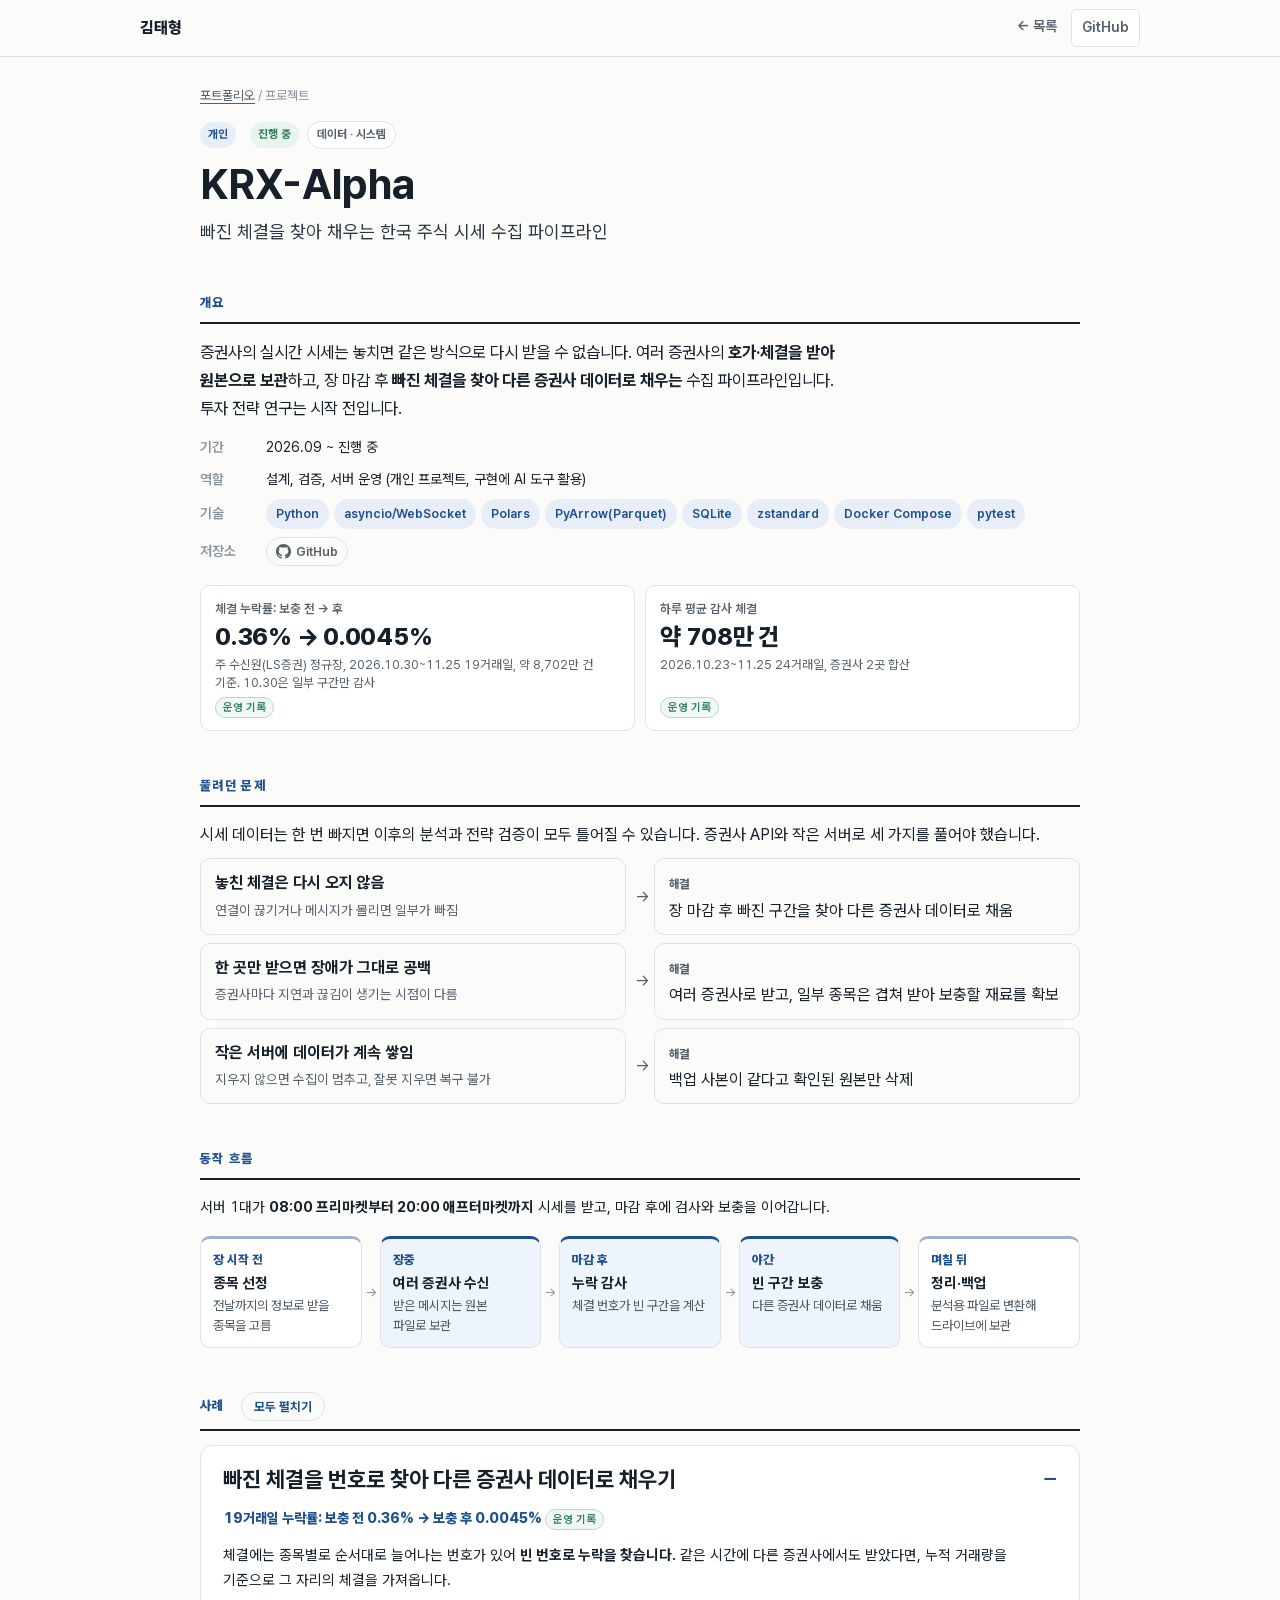
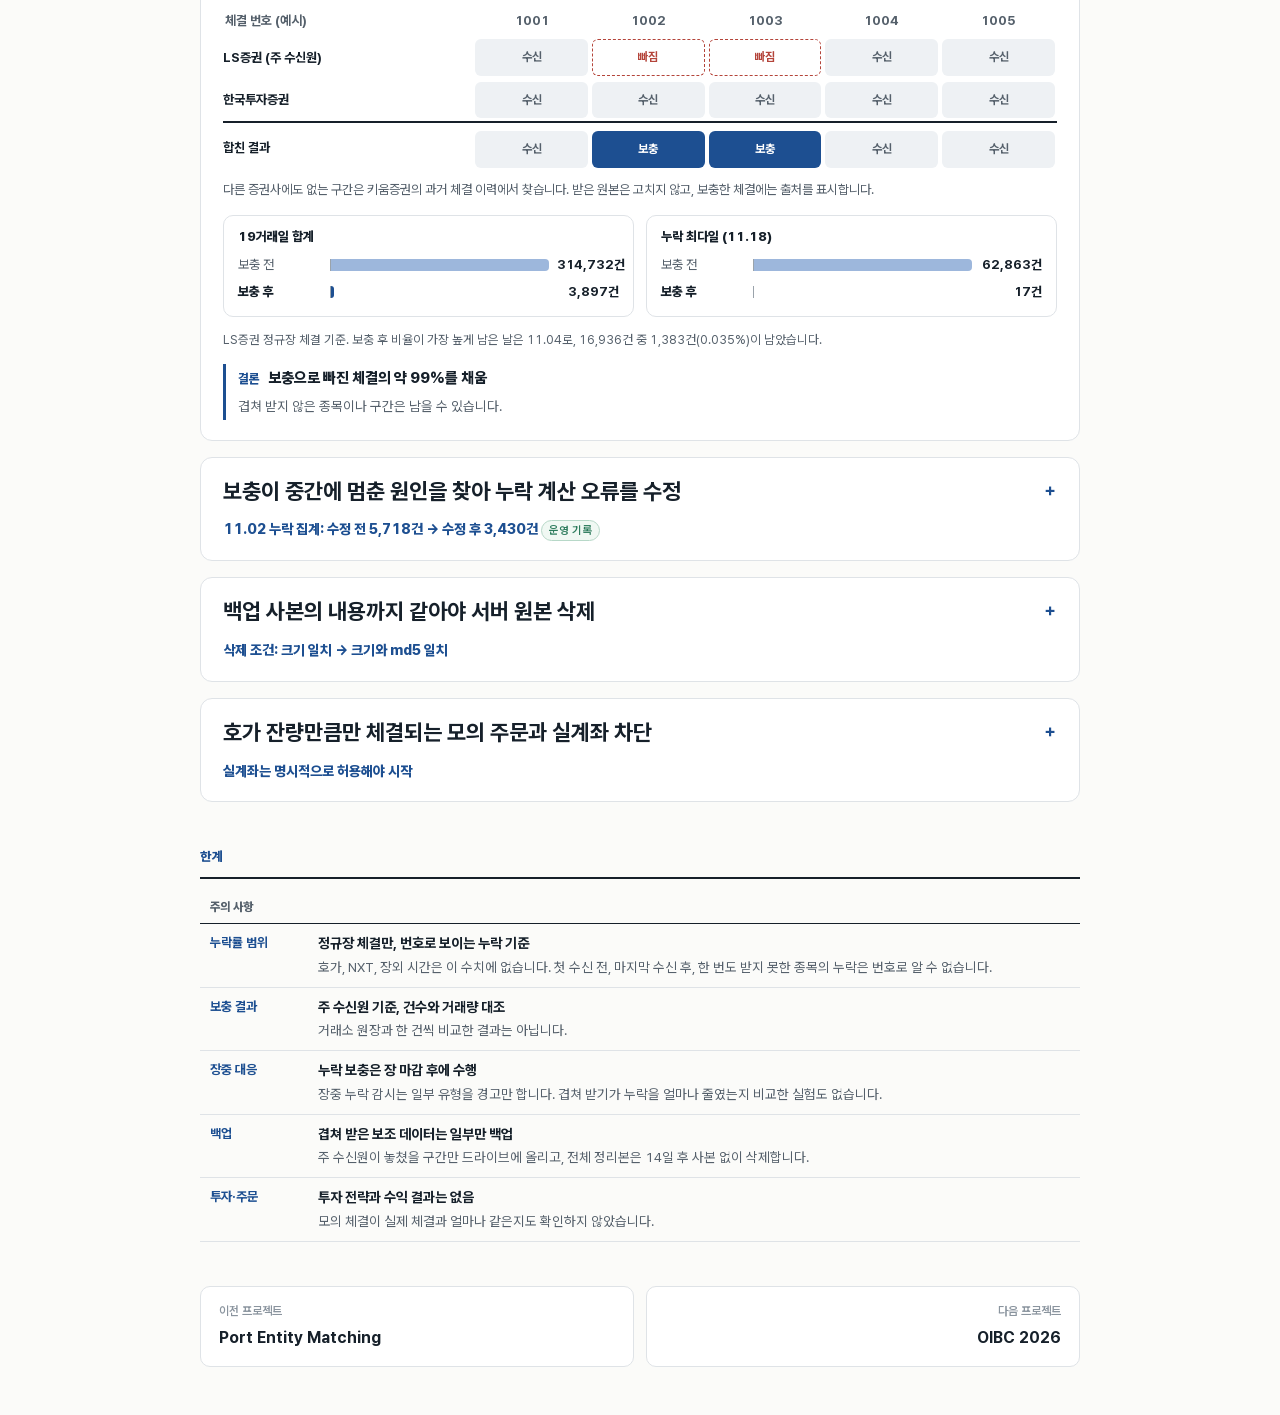
<file: projects/krx-alpha.html>
<!doctype html>
<html lang="ko">
<head>
<meta charset="utf-8">
<meta name="viewport" content="width=device-width, initial-scale=1">
<title>KRX-Alpha · 김태형 포트폴리오</title>
<meta name="description" content="빠진 체결을 찾아 채우는 한국 주식 시세 수집 파이프라인">
<meta name="robots" content="noindex">
<meta property="og:title" content="KRX-Alpha · 김태형 포트폴리오"><meta property="og:description" content="빠진 체결을 찾아 채우는 한국 주식 시세 수집 파이프라인"><meta property="og:type" content="website">
<link rel="icon" href="../favicon.svg" type="image/svg+xml">
<link rel="stylesheet" href="../styles.css?v=e981445e">
</head>
<body class="web proj-page">
<header class="site-head"><div class="wrap bar">
  <a class="brand" href="../">김태형</a>
  <nav aria-label="페이지 이동"><a href="../#tracks">← 목록</a><a class="gh" href="https://github.com/KTHYEONG/krx-alpha">GitHub</a></nav>
</div></header>
<main class="wrap proj">
  <header class="pj-head">
    <p class="crumb"><a href="../">포트폴리오</a> / 프로젝트</p>
    <div class="pj-kicker"><span class="kind kind-personal">개인</span><span class="status">진행 중</span><a class="field" href="../#data-eng">데이터 · 시스템</a></div>
    <h1>KRX-Alpha</h1>
    <p class="pj-tag">빠진 체결을 찾아 채우는 한국 주식 시세 수집 파이프라인</p>
    
  </header>
  <section class="pj-sec">
    <h2 class="part">개요</h2>
    <div class="pj-ov"><div class="pj-ov-main">
    <p class="pj-summary">증권사의 실시간 시세는 놓치면 같은 방식으로 다시 받을 수 없습니다. 여러 증권사의 <strong>호가·체결을 받아 원본으로 보관</strong>하고, 장 마감 후 <strong>빠진 체결을 찾아 다른 증권사 데이터로 채우는</strong> 수집 파이프라인입니다. 투자 전략 연구는 시작 전입니다.</p>
    <dl class="meta"><div><dt>기간</dt><dd>2026.09 ~ 진행 중</dd></div><div><dt>역할</dt><dd>설계, 검증, 서버 운영 (개인 프로젝트, 구현에 AI 도구 활용)</dd></div><div><dt>기술</dt><dd><ul class="chips"><li>Python</li><li>asyncio/WebSocket</li><li>Polars</li><li>PyArrow(Parquet)</li><li>SQLite</li><li>zstandard</li><li>Docker Compose</li><li>pytest</li></ul></dd></div><div><dt>저장소</dt><dd><a class="pc-gh repo-pill" href="https://github.com/KTHYEONG/krx-alpha" aria-label="KRX-Alpha GitHub 저장소"><svg class="gh-ic" viewBox="0 0 16 16" width="15" height="15" aria-hidden="true" focusable="false"><path fill="currentColor" d="M8 0C3.58 0 0 3.58 0 8c0 3.54 2.29 6.53 5.47 7.59.4.07.55-.17.55-.38 0-.19-.01-.82-.01-1.49-2.01.37-2.53-.49-2.69-.94-.09-.23-.48-.94-.82-1.13-.28-.15-.68-.52-.01-.53.63-.01 1.08.58 1.23.82.72 1.21 1.87.87 2.33.66.07-.52.28-.87.51-1.07-1.78-.2-3.64-.89-3.64-3.95 0-.87.31-1.59.82-2.15-.08-.2-.36-1.02.08-2.12 0 0 .67-.21 2.2.82.64-.18 1.32-.27 2-.27.68 0 1.36.09 2 .27 1.53-1.04 2.2-.82 2.2-.82.44 1.1.16 1.92.08 2.12.51.56.82 1.27.82 2.15 0 3.07-1.87 3.75-3.65 3.95.29.25.54.73.54 1.48 0 1.07-.01 1.93-.01 2.2 0 .21.15.46.55.38A8.013 8.013 0 0016 8c0-4.42-3.58-8-8-8z"/></svg><span>GitHub</span></a></dd></div></dl>
    </div></div>
    
    <ul class="metrics"><li class="metric"><div class="m-label">체결 누락률: 보충 전 → 후</div><div class="m-value">0.36% → 0.0045%</div><div class="m-note">주 수신원(LS증권) 정규장, 2026.10.30~11.25 19거래일, 약 8,702만 건 기준. 10.30은 일부 구간만 감사</div><span class="basis basis-ops">운영 기록</span></li><li class="metric"><div class="m-label">하루 평균 감사 체결</div><div class="m-value">약 708만 건</div><div class="m-note">2026.10.23~11.25 24거래일, 증권사 2곳 합산</div><span class="basis basis-ops">운영 기록</span></li></ul>
  </section>
  
  
  
  <section class="pj-sec"><h2 class="part">풀려던 문제</h2><figure class="need"><p class="need-lead">시세 데이터는 한 번 빠지면 이후의 분석과 전략 검증이 모두 틀어질 수 있습니다. 증권사 API와 작은 서버로 세 가지를 풀어야 했습니다.</p>
    <ul><li><div class="need-pain"><p><strong>놓친 체결은 다시 오지 않음</strong></p><span>연결이 끊기거나 메시지가 몰리면 일부가 빠짐</span></div><div class="need-solve"><em>해결</em><p>장 마감 후 빠진 구간을 찾아 다른 증권사 데이터로 채움</p></div></li><li><div class="need-pain"><p><strong>한 곳만 받으면 장애가 그대로 공백</strong></p><span>증권사마다 지연과 끊김이 생기는 시점이 다름</span></div><div class="need-solve"><em>해결</em><p>여러 증권사로 받고, 일부 종목은 겹쳐 받아 보충할 재료를 확보</p></div></li><li><div class="need-pain"><p><strong>작은 서버에 데이터가 계속 쌓임</strong></p><span>지우지 않으면 수집이 멈추고, 잘못 지우면 복구 불가</span></div><div class="need-solve"><em>해결</em><p>백업 사본이 같다고 확인된 원본만 삭제</p></div></li></ul>
    </figure></section>
  <section class="pj-sec"><h2 class="part">동작 흐름</h2><figure class="day">
    <p class="day-lead">서버 1대가 <strong>08:00 프리마켓부터 20:00 애프터마켓까지</strong> 시세를 받고, 마감 후에 검사와 보충을 이어갑니다.</p>
    
    <ol class="day-steps" style="--n:5"><li><time>장 시작 전</time><strong>종목 선정</strong><span>전날까지의 정보로 받을 종목을 고름</span></li><li class="hl"><time>장중</time><strong>여러 증권사 수신</strong><span>받은 메시지는 원본 파일로 보관</span></li><li class="hl"><time>마감 후</time><strong>누락 감사</strong><span>체결 번호가 빈 구간을 계산</span></li><li class="hl"><time>야간</time><strong>빈 구간 보충</strong><span>다른 증권사 데이터로 채움</span></li><li><time>며칠 뒤</time><strong>정리·백업</strong><span>분석용 파일로 변환해 드라이브에 보관</span></li></ol>
    
  </figure></section>
  
  <section class="pj-sec">
    <h2 class="part">사례 <button type="button" class="cases-toggle" id="cases-toggle">모두 펼치기</button></h2>
    <div class="cases"><details class="case free" id="gapfill" open>
    <summary class="c-sum"><h3>빠진 체결을 번호로 찾아 다른 증권사 데이터로 채우기</h3><p class="c-key">19거래일 누락률: 보충 전 0.36% → 보충 후 0.0045% <span class="basis basis-ops">운영 기록</span></p></summary>
    <div class="c-body"><p class="c-lead">체결에는 종목별로 순서대로 늘어나는 번호가 있어 <strong>빈 번호로 누락을 찾습니다.</strong> 같은 시간에 다른 증권사에서도 받았다면, 누적 거래량을 기준으로 그 자리의 체결을 가져옵니다.</p><figure class="lanes"><table><thead><tr><th scope="col">체결 번호 (예시)</th><th scope="col">1001</th><th scope="col">1002</th><th scope="col">1003</th><th scope="col">1004</th><th scope="col">1005</th></tr></thead><tbody><tr><th scope="row">LS증권 (주 수신원)</th><td><span class="ln-got">수신</span></td><td><span class="ln-miss">빠짐</span></td><td><span class="ln-miss">빠짐</span></td><td><span class="ln-got">수신</span></td><td><span class="ln-got">수신</span></td></tr><tr><th scope="row">한국투자증권</th><td><span class="ln-got">수신</span></td><td><span class="ln-got">수신</span></td><td><span class="ln-got">수신</span></td><td><span class="ln-got">수신</span></td><td><span class="ln-got">수신</span></td></tr><tr class="hl"><th scope="row">합친 결과</th><td><span class="ln-got">수신</span></td><td><span class="ln-fill">보충</span></td><td><span class="ln-fill">보충</span></td><td><span class="ln-got">수신</span></td><td><span class="ln-got">수신</span></td></tr></tbody></table><figcaption>다른 증권사에도 없는 구간은 키움증권의 과거 체결 이력에서 찾습니다. 받은 원본은 고치지 않고, 보충한 체결에는 출처를 표시합니다.</figcaption></figure><figure class="panels"><div class="panel"><h5>19거래일 합계</h5><ul><li><span class="pl-k">보충 전</span><span class="pl-track"><i style="width:100.0%"></i></span><b>314,732건</b></li><li class="hl"><span class="pl-k">보충 후</span><span class="pl-track"><i style="width:1.2%"></i></span><b>3,897건</b></li></ul></div><div class="panel"><h5>누락 최다일 (11.18)</h5><ul><li><span class="pl-k">보충 전</span><span class="pl-track"><i style="width:100.0%"></i></span><b>62,863건</b></li><li class="hl"><span class="pl-k">보충 후</span><span class="pl-track"><i style="width:0.0%"></i></span><b>17건</b></li></ul></div><figcaption>LS증권 정규장 체결 기준. 보충 후 비율이 가장 높게 남은 날은 11.04로, 16,936건 중 1,383건(0.035%)이 남았습니다.</figcaption></figure><div class="verdict"><p class="vd-head"><em>결론</em>보충으로 빠진 체결의 약 99%를 채움</p><p class="vd-d">겹쳐 받지 않은 종목이나 구간은 남을 수 있습니다.</p></div></div>
  </details><details class="case free" id="audit-count">
    <summary class="c-sum"><h3>보충이 중간에 멈춘 원인을 찾아 누락 계산 오류를 수정</h3><p class="c-key">11.02 누락 집계: 수정 전 5,718건 → 수정 후 3,430건 <span class="basis basis-ops">운영 기록</span></p></summary>
    <div class="c-body"><p class="c-lead">장 마감 후 <strong>직접 받은 원본</strong>과 <strong>다른 증권사에서 가져온 보충분</strong>을 합쳐 하루치 체결 파일을 만듭니다. 보충분은 원본의 빈 번호에만 넣습니다. <strong>넣을 자리가 없어 남는 보충분이 2%를 넘으면</strong>, 누락 목록이 틀렸을 수 있어 합치기를 멈춥니다. 10.30과 11.02 데이터가 여기서 멈췄습니다.</p><figure class="arrive"><p>원인: LS증권의 체결이 번호 순서와 다르게 도착 (단순화한 예)</p><ol><li><b>10번</b><span>도착</span></li><li><b>20번</b><span>11~19가 빈 것으로 보임</span></li><li class="late"><b>15번</b><span>뒤늦게 도착</span></li><li class="late"><b>16번</b><span>뒤늦게 도착</span></li></ol></figure><figure class="split split-fix"><table><thead><tr><td></td><th scope="col">수정 전</th><th scope="col">수정 후</th></tr></thead><tbody><tr><th scope="row">누락으로 센 수</th><td class="keep">9건 (11~19 전부)</td><td class="chg">7건 (15·16 제외)</td></tr><tr><th scope="row">가져온 보충분</th><td class="keep">9건</td><td class="chg">7건</td></tr><tr><th scope="row">원본의 빈자리</th><td class="keep">7자리</td><td class="keep">7자리</td></tr><tr><th scope="row">합치기 결과</th><td class="keep">2건이 남아 멈춤</td><td class="chg">남는 것 없이 완료</td></tr></tbody></table><figcaption>당시에는 합치기 코드도 겹쳐 기록된 빈 구간에서 이미 받은 체결을 걸러내지 못했습니다. 두 코드를 함께 고쳤습니다.</figcaption></figure><div class="verdict"><p class="vd-head"><em>결론</em>허용 범위 2%를 늘리지 않고 원인을 수정</p><p class="vd-d">수정 후 두 날짜의 보충을 마쳤습니다. 합치기 전 검사가 없었다면 부풀려진 누락 수치를 그대로 믿었을 수 있습니다.</p></div></div>
  </details><details class="case free" id="disk">
    <summary class="c-sum"><h3>백업 사본의 내용까지 같아야 서버 원본 삭제</h3><p class="c-key">삭제 조건: 크기 일치 → 크기와 md5 일치 </p></summary>
    <div class="c-body"><p class="c-lead">서버 공간을 비우려면 원본을 지워야 합니다. 처음에는 <strong>백업 파일의 크기만</strong> 비교해, 크기가 같고 내용이 다른 사본도 통과할 수 있었습니다.</p><div class="gt-wrap"><table class="gt"><thead><tr><th>상황</th><th>크기만 비교 (수정 전)</th><th>크기 + md5 비교 (현재)</th></tr></thead><tbody><tr><td data-l="상황">크기는 같고 내용이 손상된 사본</td><td data-l="크기만 비교 (수정 전)">통과해 원본 삭제 가능</td><td data-l="크기 + md5 비교 (현재)"><strong>삭제 거부</strong></td></tr><tr><td data-l="상황">드라이브에 같은 이름이 중복</td><td data-l="크기만 비교 (수정 전)">감지하지 못함</td><td data-l="크기 + md5 비교 (현재)"><strong>삭제 거부</strong> (같은 사본은 경고)</td></tr><tr><td data-l="상황">백업 상태를 확인할 수 없음</td><td data-l="크기만 비교 (수정 전)">크기가 조회되면 통과</td><td data-l="크기 + md5 비교 (현재)"><strong>삭제하지 않음</strong></td></tr></tbody></table></div><div class="verdict"><p class="vd-head"><em>결론</em>확인하지 못하면 지우지 않는 조건으로 변경</p><p class="vd-d">md5는 파일 내용으로 계산하는 값이라, 내용이 달라진 사본을 구분할 수 있습니다.</p></div></div>
  </details><details class="case free" id="paper">
    <summary class="c-sum"><h3>호가 잔량만큼만 체결되는 모의 주문과 실계좌 차단</h3><p class="c-key">실계좌는 명시적으로 허용해야 시작 </p></summary>
    <div class="c-body"><p class="c-lead">현재가에 전부 체결된다고 가정하면 <strong>물량 부족과 체결가 밀림</strong>을 볼 수 없습니다. 그래서 주문 시점의 10단계 호가를 유리한 가격부터 소진합니다.</p><figure class="book"><p class="bk-head">예시: <strong>10,020원 이하로 100주</strong> 매수 주문</p><table><thead><tr><th scope="col">매도 호가</th><th scope="col">잔량 중 체결</th><th scope="col">체결 / 잔량</th></tr></thead><tbody><tr class="hl"><th scope="row">10,000원</th><td><span class="bk-bar" style="width:50.0%"><i style="width:100.0%"></i></span></td><td><b>30</b> / 30주</td></tr><tr class="hl"><th scope="row">10,010원</th><td><span class="bk-bar" style="width:83.3%"><i style="width:100.0%"></i></span></td><td><b>50</b> / 50주</td></tr><tr class="hl"><th scope="row">10,020원</th><td><span class="bk-bar" style="width:66.7%"><i style="width:50.0%"></i></span></td><td><b>20</b> / 40주</td></tr><tr><th scope="row">10,030원</th><td><span class="bk-bar" style="width:100.0%"><i style="width:0.0%"></i></span></td><td><b>0</b> / 60주</td></tr></tbody></table><figcaption>100주가 <strong>평균 10,009원</strong>에 체결됩니다. 지정가 안의 잔량이 부족하면 일부만 체결됩니다.</figcaption></figure><div class="c-points"><dl><div><dt>위험 한도</dt><dd>모든 주문이 주문·보유 금액, 분당 주문 수, 일 손실 한도 검사를 거침</dd></div><div><dt>실계좌 차단</dt><dd>실행 방식을 실계좌로 바꾸고 허용 설정까지 해야 시작. 기본값은 모의</dd></div></dl></div><div class="verdict"><p class="vd-head"><em>결론</em>모의와 실계좌가 같은 주문 처리를 사용</p><p class="vd-d">코드와 테스트로 확인한 단계이며, 직접 명령할 때만 실행합니다.</p></div></div>
  </details></div>
  </section>
  <section class="pj-sec"><h2 class="part">한계</h2><table class="caution scoped"><caption>주의 사항</caption><tbody><tr><th scope="row">누락률 범위</th><td><strong>정규장 체결만, 번호로 보이는 누락 기준</strong><span>호가, NXT, 장외 시간은 이 수치에 없습니다. 첫 수신 전, 마지막 수신 후, 한 번도 받지 못한 종목의 누락은 번호로 알 수 없습니다.</span></td></tr><tr><th scope="row">보충 결과</th><td><strong>주 수신원 기준, 건수와 거래량 대조</strong><span>거래소 원장과 한 건씩 비교한 결과는 아닙니다.</span></td></tr><tr><th scope="row">장중 대응</th><td><strong>누락 보충은 장 마감 후에 수행</strong><span>장중 누락 감시는 일부 유형을 경고만 합니다. 겹쳐 받기가 누락을 얼마나 줄였는지 비교한 실험도 없습니다.</span></td></tr><tr><th scope="row">백업</th><td><strong>겹쳐 받은 보조 데이터는 일부만 백업</strong><span>주 수신원이 놓쳤을 구간만 드라이브에 올리고, 전체 정리본은 14일 후 사본 없이 삭제합니다.</span></td></tr><tr><th scope="row">투자·주문</th><td><strong>투자 전략과 수익 결과는 없음</strong><span>모의 체결이 실제 체결과 얼마나 같은지도 확인하지 않았습니다.</span></td></tr></tbody></table></section>
  <nav class="pj-nav" aria-label="다른 프로젝트">
    <a class="pn prev" href="port-entity-matching.html"><span>이전 프로젝트</span><strong>Port Entity Matching</strong></a>
    <a class="pn next" href="oibc-2026.html"><span>다음 프로젝트</span><strong>OIBC 2026</strong></a>
  </nav>
</main>
<script>
(function () {
  var all = Array.prototype.slice.call(document.querySelectorAll('details.case'));
  var btn = document.getElementById('cases-toggle');
  function openHash() {
    var id = decodeURIComponent(location.hash.replace('#', ''));
    var el = id && document.getElementById(id);
    if (el && el.tagName === 'DETAILS') { el.open = true; el.scrollIntoView({ block: 'start' }); }
  }
  function sync() { if (btn) btn.textContent = all.every(function (d) { return d.open; }) ? '모두 접기' : '모두 펼치기'; }
  if (btn) btn.addEventListener('click', function () { var open = !all.every(function (d) { return d.open; }); all.forEach(function (d) { d.open = open; }); sync(); });
  all.forEach(function (d) { d.addEventListener('toggle', sync); });
  window.addEventListener('hashchange', openHash);
  openHash(); sync();
})();
</script>
</body>
</html>
</file>
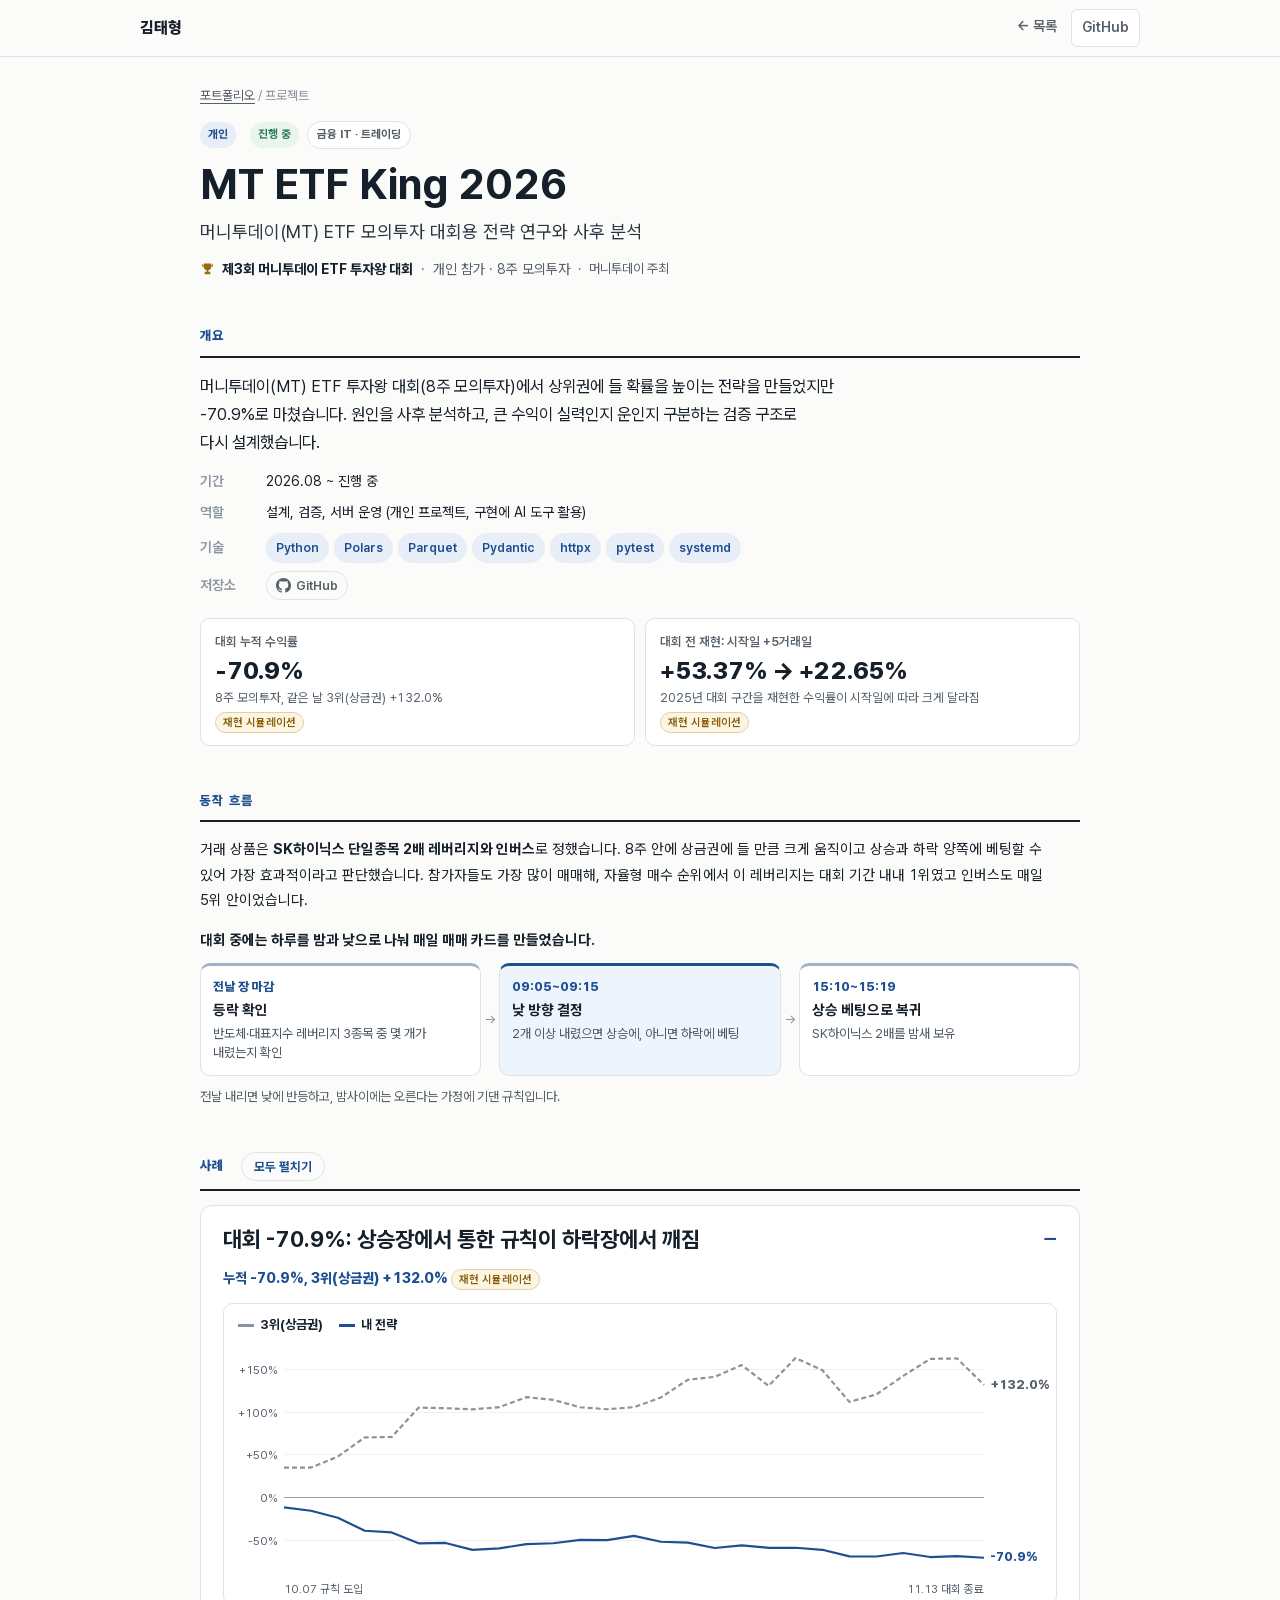
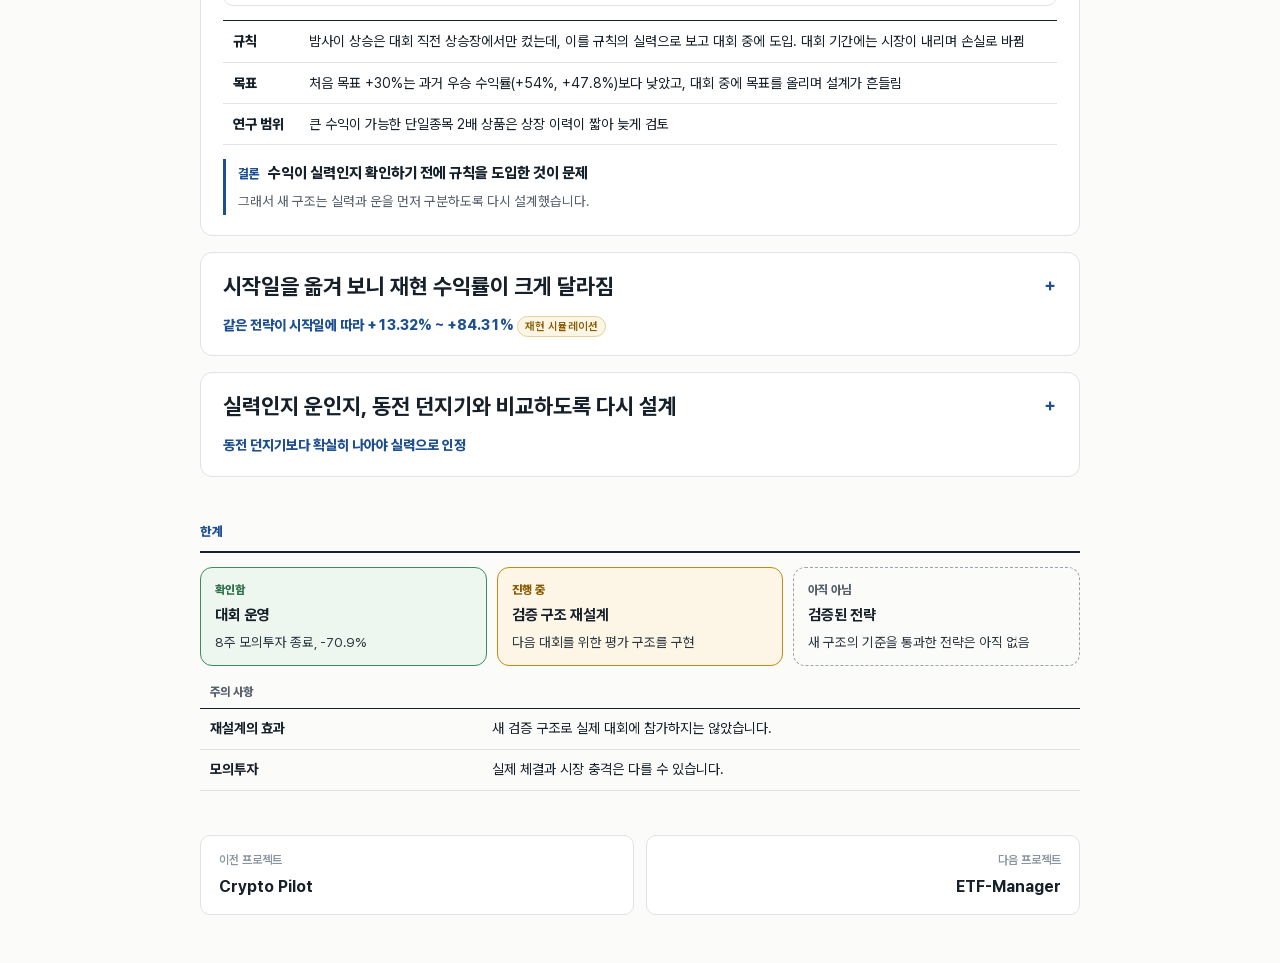
<file: projects/mt-etf-king.html>
<!doctype html>
<html lang="ko">
<head>
<meta charset="utf-8">
<meta name="viewport" content="width=device-width, initial-scale=1">
<title>MT ETF King 2026 · 김태형 포트폴리오</title>
<meta name="description" content="머니투데이(MT) ETF 모의투자 대회용 전략 연구와 사후 분석">
<meta name="robots" content="noindex">
<meta property="og:title" content="MT ETF King 2026 · 김태형 포트폴리오"><meta property="og:description" content="머니투데이(MT) ETF 모의투자 대회용 전략 연구와 사후 분석"><meta property="og:type" content="website">
<link rel="icon" href="../favicon.svg" type="image/svg+xml">
<link rel="stylesheet" href="../styles.css?v=e981445e">
</head>
<body class="web proj-page">
<header class="site-head"><div class="wrap bar">
  <a class="brand" href="../">김태형</a>
  <nav aria-label="페이지 이동"><a href="../#tracks">← 목록</a><a class="gh" href="https://github.com/KTHYEONG/mt-etf-king-2026">GitHub</a></nav>
</div></header>
<main class="wrap proj">
  <header class="pj-head">
    <p class="crumb"><a href="../">포트폴리오</a> / 프로젝트</p>
    <div class="pj-kicker"><span class="kind kind-personal">개인</span><span class="status">진행 중</span><a class="field" href="../#finance-trading">금융 IT · 트레이딩</a></div>
    <h1>MT ETF King 2026</h1>
    <p class="pj-tag">머니투데이(MT) ETF 모의투자 대회용 전략 연구와 사후 분석</p>
    <p class="contest"><svg class="ev-ic" viewBox="0 0 16 16" width="13" height="13" aria-hidden="true" focusable="false"><path fill="currentColor" d="M4 1.5h8v3.3A4 4 0 0 1 8.9 8.7v1.8H11V13H5v-2.5h2.1V8.7A4 4 0 0 1 4 4.8zM2 2.6h1.5v1.7c0 .5.2 1 .6 1.3A2.2 2.2 0 0 1 2 3.4zm12 0h-1.5v1.7c0 .5-.2 1-.6 1.3A2.2 2.2 0 0 0 14 3.4z"/></svg><strong>제3회 머니투데이 ETF 투자왕 대회</strong><span>개인 참가 · 8주 모의투자</span><span class="ct-host">머니투데이 주최</span></p>
  </header>
  <section class="pj-sec">
    <h2 class="part">개요</h2>
    <div class="pj-ov"><div class="pj-ov-main">
    <p class="pj-summary">머니투데이(MT) ETF 투자왕 대회(8주 모의투자)에서 상위권에 들 확률을 높이는 전략을 만들었지만 -70.9%로 마쳤습니다. 원인을 사후 분석하고, 큰 수익이 실력인지 운인지 구분하는 검증 구조로 다시 설계했습니다.</p>
    <dl class="meta"><div><dt>기간</dt><dd>2026.08 ~ 진행 중</dd></div><div><dt>역할</dt><dd>설계, 검증, 서버 운영 (개인 프로젝트, 구현에 AI 도구 활용)</dd></div><div><dt>기술</dt><dd><ul class="chips"><li>Python</li><li>Polars</li><li>Parquet</li><li>Pydantic</li><li>httpx</li><li>pytest</li><li>systemd</li></ul></dd></div><div><dt>저장소</dt><dd><a class="pc-gh repo-pill" href="https://github.com/KTHYEONG/mt-etf-king-2026" aria-label="MT ETF King 2026 GitHub 저장소"><svg class="gh-ic" viewBox="0 0 16 16" width="15" height="15" aria-hidden="true" focusable="false"><path fill="currentColor" d="M8 0C3.58 0 0 3.58 0 8c0 3.54 2.29 6.53 5.47 7.59.4.07.55-.17.55-.38 0-.19-.01-.82-.01-1.49-2.01.37-2.53-.49-2.69-.94-.09-.23-.48-.94-.82-1.13-.28-.15-.68-.52-.01-.53.63-.01 1.08.58 1.23.82.72 1.21 1.87.87 2.33.66.07-.52.28-.87.51-1.07-1.78-.2-3.64-.89-3.64-3.95 0-.87.31-1.59.82-2.15-.08-.2-.36-1.02.08-2.12 0 0 .67-.21 2.2.82.64-.18 1.32-.27 2-.27.68 0 1.36.09 2 .27 1.53-1.04 2.2-.82 2.2-.82.44 1.1.16 1.92.08 2.12.51.56.82 1.27.82 2.15 0 3.07-1.87 3.75-3.65 3.95.29.25.54.73.54 1.48 0 1.07-.01 1.93-.01 2.2 0 .21.15.46.55.38A8.013 8.013 0 0016 8c0-4.42-3.58-8-8-8z"/></svg><span>GitHub</span></a></dd></div></dl>
    </div></div>
    
    <ul class="metrics"><li class="metric"><div class="m-label">대회 누적 수익률</div><div class="m-value">-70.9%</div><div class="m-note">8주 모의투자, 같은 날 3위(상금권) +132.0%</div><span class="basis basis-replay">재현 시뮬레이션</span></li><li class="metric"><div class="m-label">대회 전 재현: 시작일 +5거래일</div><div class="m-value">+53.37% → +22.65%</div><div class="m-note">2025년 대회 구간을 재현한 수익률이 시작일에 따라 크게 달라짐</div><span class="basis basis-replay">재현 시뮬레이션</span></li></ul>
  </section>
  
  
  
  
  <section class="pj-sec"><h2 class="part">동작 흐름</h2><figure class="day">
    <p class="day-lead">거래 상품은 <strong>SK하이닉스 단일종목 2배 레버리지와 인버스</strong>로 정했습니다. 8주 안에 상금권에 들 만큼 크게 움직이고 상승과 하락 양쪽에 베팅할 수 있어 가장 효과적이라고 판단했습니다. 참가자들도 가장 많이 매매해, 자율형 매수 순위에서 이 레버리지는 대회 기간 내내 1위였고 인버스도 매일 5위 안이었습니다.</p>
    <p class="day-note">대회 중에는 하루를 밤과 낮으로 나눠 매일 매매 카드를 만들었습니다.</p>
    <ol class="day-steps" style="--n:3"><li><time>전날 장 마감</time><strong>등락 확인</strong><span>반도체·대표지수 레버리지 3종목 중 몇 개가 내렸는지 확인</span></li><li class="hl"><time>09:05~09:15</time><strong>낮 방향 결정</strong><span>2개 이상 내렸으면 상승에, 아니면 하락에 베팅</span></li><li><time>15:10~15:19</time><strong>상승 베팅으로 복귀</strong><span>SK하이닉스 2배를 밤새 보유</span></li></ol>
    <p class="day-foot">전날 내리면 낮에 반등하고, 밤사이에는 오른다는 가정에 기댄 규칙입니다.</p>
  </figure></section>
  
  <section class="pj-sec">
    <h2 class="part">사례 <button type="button" class="cases-toggle" id="cases-toggle">모두 펼치기</button></h2>
    <div class="cases"><details class="case free" id="audit" open>
    <summary class="c-sum"><h3>대회 -70.9%: 상승장에서 통한 규칙이 하락장에서 깨짐</h3><p class="c-key">누적 -70.9%, 3위(상금권) +132.0% <span class="basis basis-replay">재현 시뮬레이션</span></p></summary>
    <div class="c-body"><figure class="line"><ul class="ln-legend"><li class="ln-ref">3위(상금권)</li><li class="ln-main">내 전략</li></ul>
    <div class="ln-plot"><span class="ln-tick" style="top:85.19%"><em>-50%</em></span><span class="ln-tick zero" style="top:66.67%"><em>0%</em></span><span class="ln-tick" style="top:48.15%"><em>+50%</em></span><span class="ln-tick" style="top:29.63%"><em>+100%</em></span><span class="ln-tick" style="top:11.11%"><em>+150%</em></span><svg viewBox="0 0 100 100" preserveAspectRatio="none" role="img" aria-label="3위(상금권) +34.96%에서 +131.98%, 내 전략 -11.8%에서 -70.91%"><polyline class="ln-ref" points="0.00,53.72 3.85,53.74 7.69,48.95 11.54,40.61 15.38,40.44 19.23,27.66 23.08,27.90 26.92,28.43 30.77,27.47 34.62,23.09 38.46,24.30 42.31,27.49 46.15,28.36 50.00,27.46 53.85,23.26 57.69,15.53 61.54,14.28 65.38,9.14 69.23,18.18 73.08,6.09 76.92,11.41 80.77,25.17 84.62,21.94 88.46,13.87 92.31,6.48 96.15,6.27 100.00,17.79"/><polyline class="ln-main" points="0.00,71.04 3.85,72.50 7.69,75.54 11.54,81.20 15.38,81.94 19.23,86.66 23.08,86.50 26.92,89.49 30.77,88.84 34.62,87.04 38.46,86.63 42.31,85.13 46.15,85.26 50.00,83.42 53.85,85.97 57.69,86.35 61.54,88.70 65.38,87.57 69.23,88.61 73.08,88.59 76.92,89.47 80.77,92.34 84.62,92.40 88.46,90.88 92.31,92.62 96.15,92.22 100.00,92.93"/></svg><span class="ln-end ln-ref" style="top:17.79%">+132.0%</span><span class="ln-end ln-main" style="top:92.93%">-70.9%</span></div>
    <p class="ln-x"><span>10.07 규칙 도입</span><span>11.13 대회 종료</span></p></figure><div class="c-points"><dl><div><dt>규칙</dt><dd>밤사이 상승은 대회 직전 상승장에서만 컸는데, 이를 규칙의 실력으로 보고 대회 중에 도입. 대회 기간에는 시장이 내리며 손실로 바뀜</dd></div><div><dt>목표</dt><dd>처음 목표 +30%는 과거 우승 수익률(+54%, +47.8%)보다 낮았고, 대회 중에 목표를 올리며 설계가 흔들림</dd></div><div><dt>연구 범위</dt><dd>큰 수익이 가능한 단일종목 2배 상품은 상장 이력이 짧아 늦게 검토</dd></div></dl></div><div class="verdict"><p class="vd-head"><em>결론</em>수익이 실력인지 확인하기 전에 규칙을 도입한 것이 문제</p><p class="vd-d">그래서 새 구조는 실력과 운을 먼저 구분하도록 다시 설계했습니다.</p></div></div>
  </details><details class="case free" id="start-date">
    <summary class="c-sum"><h3>시작일을 옮겨 보니 재현 수익률이 크게 달라짐</h3><p class="c-key">같은 전략이 시작일에 따라 +13.32% ~ +84.31% <span class="basis basis-replay">재현 시뮬레이션</span></p></summary>
    <div class="c-body"><p class="c-lead">2025년 대회 구간을 재현하면 +53.37%로 당시 우승 수익률(+47.82%)을 넘었습니다. 실력인지 확인하려고 시작일만 앞뒤로 옮겼습니다.</p><figure class="chart">
    <figcaption class="chart-title">시작일을 옮겼을 때 36거래일 수익률 <span class="chart-unit">%</span> <span class="basis basis-replay">재현 시뮬레이션</span></figcaption>
    <div class="chart-body" style="--zero:0.00%"><div class="chart-row">
        <div class="chart-label">10일 앞</div>
        <div class="chart-track"><span class="cbar" style="left:0.00%;width:100.00%"></span></div>
        <div class="chart-val">84.31</div>
      </div><div class="chart-row">
        <div class="chart-label">5일 앞</div>
        <div class="chart-track"><span class="cbar" style="left:0.00%;width:73.00%"></span></div>
        <div class="chart-val">61.55</div>
      </div><div class="chart-row">
        <div class="chart-label">기준일</div>
        <div class="chart-track"><span class="cbar hl" style="left:0.00%;width:63.30%"></span></div>
        <div class="chart-val hl">53.37</div>
      </div><div class="chart-row">
        <div class="chart-label">5일 뒤</div>
        <div class="chart-track"><span class="cbar" style="left:0.00%;width:26.87%"></span></div>
        <div class="chart-val">22.65</div>
      </div><div class="chart-row">
        <div class="chart-label">10일 뒤</div>
        <div class="chart-track"><span class="cbar" style="left:0.00%;width:15.80%"></span></div>
        <div class="chart-val">13.32</div>
      </div></div>
    <p class="chart-caption">거래일 기준 이동</p>
  </figure><div class="verdict"><p class="vd-head"><em>결론</em>+53.37%를 전략의 실력으로 인정하지 않음</p><p class="vd-d">1~2주만 늦게 시작해도 우승 수익률에 크게 못 미쳤고, 이 구간은 개발 중에 반복해 참고한 데이터였습니다.</p></div></div>
  </details><details class="case free" id="redesign">
    <summary class="c-sum"><h3>실력인지 운인지, 동전 던지기와 비교하도록 다시 설계</h3><p class="c-key">동전 던지기보다 확실히 나아야 실력으로 인정 </p></summary>
    <div class="c-body"><p class="c-lead">크게 움직이는 2배 상품은 방향을 아무렇게나 골라도 운이 좋으면 큰 수익이 납니다. 그래서 새 전략은 <strong>동전 던지기</strong>와 비교합니다. 하루에 벌거나 잃는 <strong>크기는 전략과 똑같이</strong> 두고, <strong>맞혔는지 틀렸는지만 동전으로</strong> 정합니다.</p><figure class="coin"><table><thead><tr><td></td><th scope="col">1일</th><th scope="col">2일</th><th scope="col">3일</th><th scope="col">4일</th><th scope="col">5일</th></tr></thead><tbody><tr><th scope="row">새 전략</th><td><span class="up">+6%</span></td><td><span class="up">+4%</span></td><td><span class="down">-3%</span></td><td><span class="up">+5%</span></td><td><span class="up">+2%</span></td></tr><tr><th scope="row">동전 던지기</th><td><span class="down">-6%</span></td><td><span class="up">+4%</span></td><td><span class="up">+3%</span></td><td><span class="down">-5%</span></td><td><span class="up">+2%</span></td></tr></tbody></table><figcaption>예시 숫자입니다. 크기(6·4·3·5·2%)는 같고 부호만 다릅니다. 실제 평가는 동전 던지기를 수천 번 반복합니다.</figcaption></figure><div class="board"><section class="bd-ok"><h4>동전 던지기보다 확실히 앞서면</h4><ul><li>실력으로 인정</li></ul></section><section class="bd-stop"><h4>비슷하면</h4><ul><li>운으로 보고 &#39;미검증&#39; 표시</li></ul></section></div><p class="c-note">후보를 많이 시험할수록 우연히 앞서는 후보가 생기므로, 시험 횟수가 늘면 통과 기준도 더 엄격해집니다.</p></div>
  </details></div>
  </section>
  <section class="pj-sec"><h2 class="part">한계</h2><ol class="ladder"><li class="st-done"><i>확인함</i><strong>대회 운영</strong><span>8주 모의투자 종료, -70.9%</span></li><li class="st-now"><i>진행 중</i><strong>검증 구조 재설계</strong><span>다음 대회를 위한 평가 구조를 구현</span></li><li class="st-todo"><i>아직 아님</i><strong>검증된 전략</strong><span>새 구조의 기준을 통과한 전략은 아직 없음</span></li></ol>
  <table class="caution"><caption>주의 사항</caption><tbody><tr><th scope="row">재설계의 효과</th><td>새 검증 구조로 실제 대회에 참가하지는 않았습니다.</td></tr><tr><th scope="row">모의투자</th><td>실제 체결과 시장 충격은 다를 수 있습니다.</td></tr></tbody></table></section>
  <nav class="pj-nav" aria-label="다른 프로젝트">
    <a class="pn prev" href="crypto-pilot.html"><span>이전 프로젝트</span><strong>Crypto Pilot</strong></a>
    <a class="pn next" href="etf-manager.html"><span>다음 프로젝트</span><strong>ETF-Manager</strong></a>
  </nav>
</main>
<script>
(function () {
  var all = Array.prototype.slice.call(document.querySelectorAll('details.case'));
  var btn = document.getElementById('cases-toggle');
  function openHash() {
    var id = decodeURIComponent(location.hash.replace('#', ''));
    var el = id && document.getElementById(id);
    if (el && el.tagName === 'DETAILS') { el.open = true; el.scrollIntoView({ block: 'start' }); }
  }
  function sync() { if (btn) btn.textContent = all.every(function (d) { return d.open; }) ? '모두 접기' : '모두 펼치기'; }
  if (btn) btn.addEventListener('click', function () { var open = !all.every(function (d) { return d.open; }); all.forEach(function (d) { d.open = open; }); sync(); });
  all.forEach(function (d) { d.addEventListener('toggle', sync); });
  window.addEventListener('hashchange', openHash);
  openHash(); sync();
})();
</script>
</body>
</html>
</file>
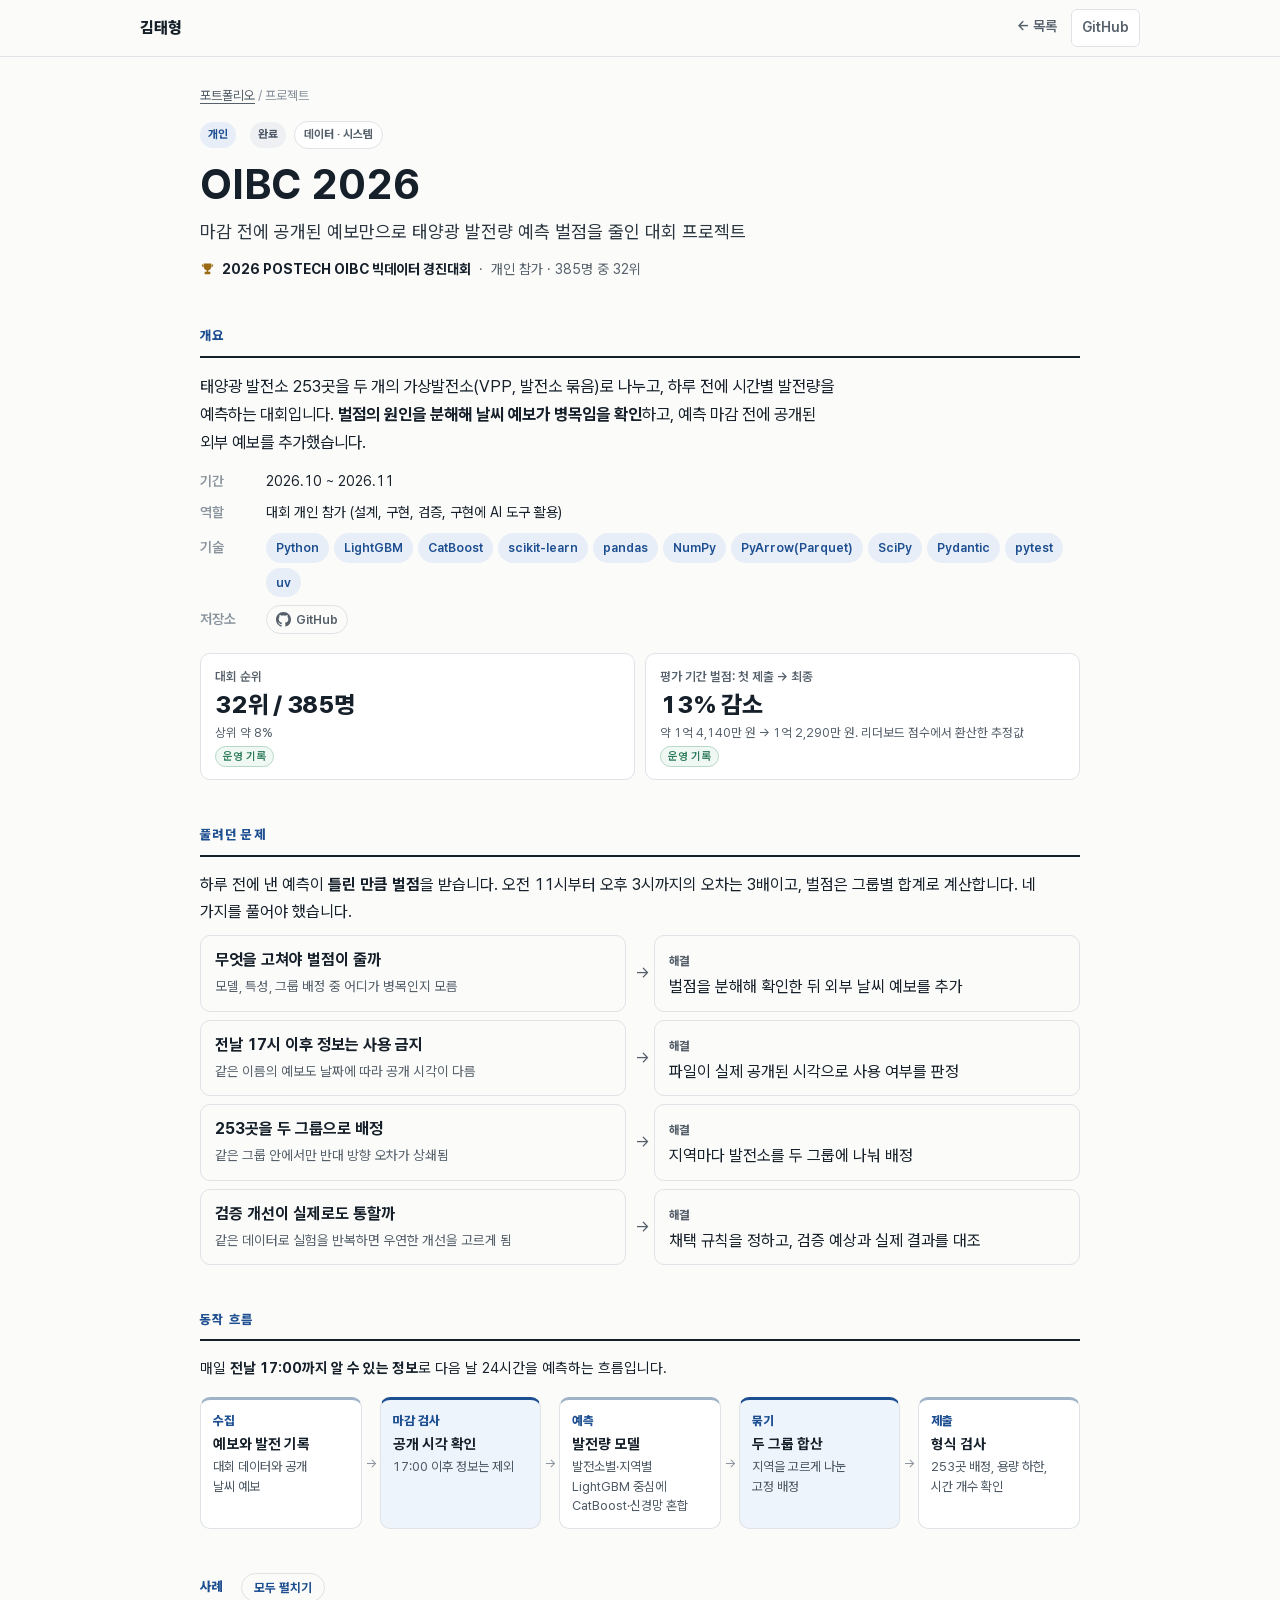
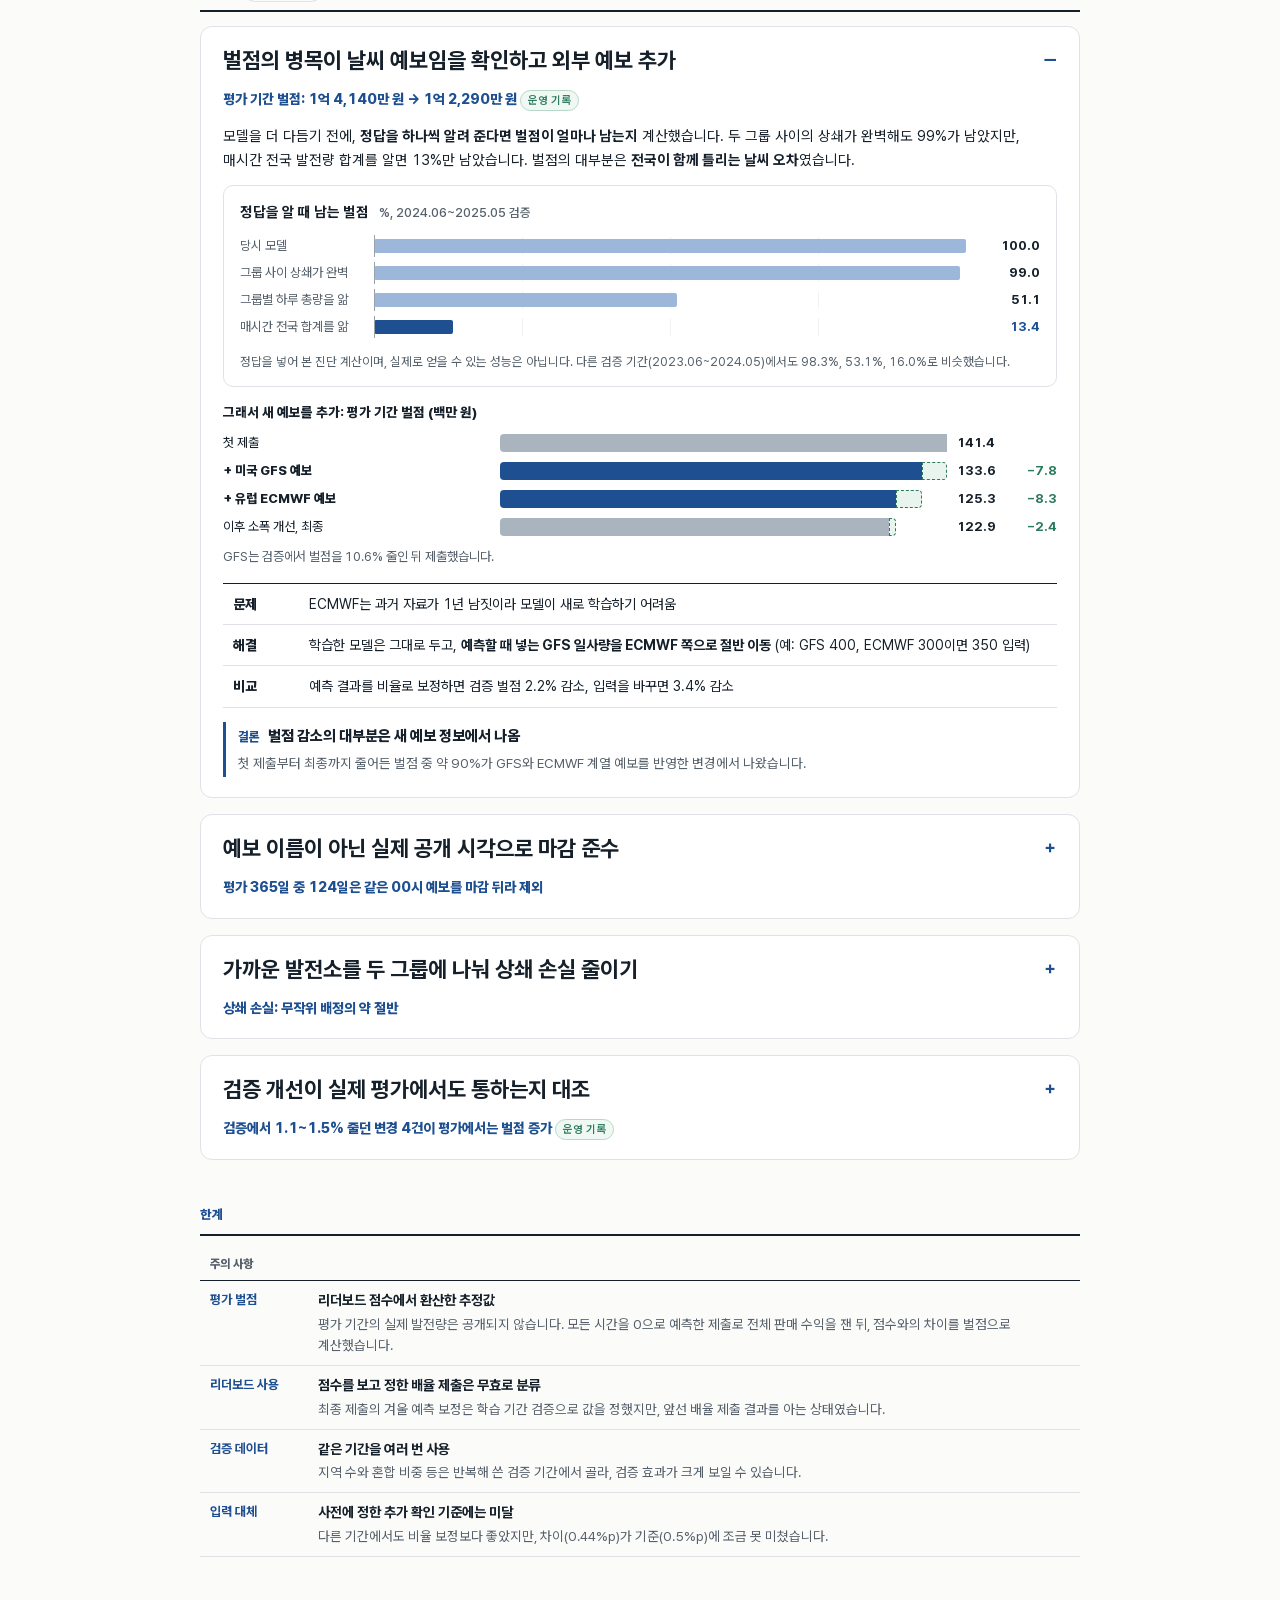
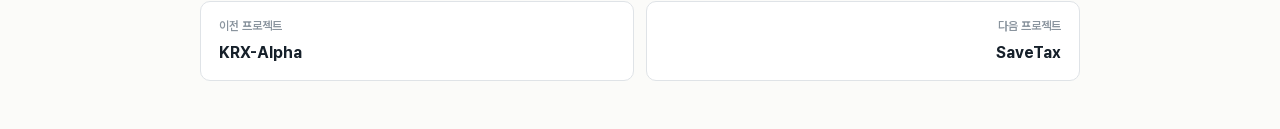
<file: projects/oibc-2026.html>
<!doctype html>
<html lang="ko">
<head>
<meta charset="utf-8">
<meta name="viewport" content="width=device-width, initial-scale=1">
<title>OIBC 2026 · 김태형 포트폴리오</title>
<meta name="description" content="마감 전에 공개된 예보만으로 태양광 발전량 예측 벌점을 줄인 대회 프로젝트">
<meta name="robots" content="noindex">
<meta property="og:title" content="OIBC 2026 · 김태형 포트폴리오"><meta property="og:description" content="마감 전에 공개된 예보만으로 태양광 발전량 예측 벌점을 줄인 대회 프로젝트"><meta property="og:type" content="website">
<link rel="icon" href="../favicon.svg" type="image/svg+xml">
<link rel="stylesheet" href="../styles.css?v=e981445e">
</head>
<body class="web proj-page">
<header class="site-head"><div class="wrap bar">
  <a class="brand" href="../">김태형</a>
  <nav aria-label="페이지 이동"><a href="../#tracks">← 목록</a><a class="gh" href="https://github.com/KTHYEONG/oibc-2026">GitHub</a></nav>
</div></header>
<main class="wrap proj">
  <header class="pj-head">
    <p class="crumb"><a href="../">포트폴리오</a> / 프로젝트</p>
    <div class="pj-kicker"><span class="kind kind-personal">개인</span><span class="status st-done">완료</span><a class="field" href="../#data-eng">데이터 · 시스템</a></div>
    <h1>OIBC 2026</h1>
    <p class="pj-tag">마감 전에 공개된 예보만으로 태양광 발전량 예측 벌점을 줄인 대회 프로젝트</p>
    <p class="contest"><svg class="ev-ic" viewBox="0 0 16 16" width="13" height="13" aria-hidden="true" focusable="false"><path fill="currentColor" d="M4 1.5h8v3.3A4 4 0 0 1 8.9 8.7v1.8H11V13H5v-2.5h2.1V8.7A4 4 0 0 1 4 4.8zM2 2.6h1.5v1.7c0 .5.2 1 .6 1.3A2.2 2.2 0 0 1 2 3.4zm12 0h-1.5v1.7c0 .5-.2 1-.6 1.3A2.2 2.2 0 0 0 14 3.4z"/></svg><strong>2026 POSTECH OIBC 빅데이터 경진대회</strong><span>개인 참가 · 385명 중 32위</span></p>
  </header>
  <section class="pj-sec">
    <h2 class="part">개요</h2>
    <div class="pj-ov"><div class="pj-ov-main">
    <p class="pj-summary">태양광 발전소 253곳을 두 개의 가상발전소(VPP, 발전소 묶음)로 나누고, 하루 전에 시간별 발전량을 예측하는 대회입니다. <strong>벌점의 원인을 분해해 날씨 예보가 병목임을 확인</strong>하고, 예측 마감 전에 공개된 외부 예보를 추가했습니다.</p>
    <dl class="meta"><div><dt>기간</dt><dd>2026.10 ~ 2026.11</dd></div><div><dt>역할</dt><dd>대회 개인 참가 (설계, 구현, 검증, 구현에 AI 도구 활용)</dd></div><div><dt>기술</dt><dd><ul class="chips"><li>Python</li><li>LightGBM</li><li>CatBoost</li><li>scikit-learn</li><li>pandas</li><li>NumPy</li><li>PyArrow(Parquet)</li><li>SciPy</li><li>Pydantic</li><li>pytest</li><li>uv</li></ul></dd></div><div><dt>저장소</dt><dd><a class="pc-gh repo-pill" href="https://github.com/KTHYEONG/oibc-2026" aria-label="OIBC 2026 GitHub 저장소"><svg class="gh-ic" viewBox="0 0 16 16" width="15" height="15" aria-hidden="true" focusable="false"><path fill="currentColor" d="M8 0C3.58 0 0 3.58 0 8c0 3.54 2.29 6.53 5.47 7.59.4.07.55-.17.55-.38 0-.19-.01-.82-.01-1.49-2.01.37-2.53-.49-2.69-.94-.09-.23-.48-.94-.82-1.13-.28-.15-.68-.52-.01-.53.63-.01 1.08.58 1.23.82.72 1.21 1.87.87 2.33.66.07-.52.28-.87.51-1.07-1.78-.2-3.64-.89-3.64-3.95 0-.87.31-1.59.82-2.15-.08-.2-.36-1.02.08-2.12 0 0 .67-.21 2.2.82.64-.18 1.32-.27 2-.27.68 0 1.36.09 2 .27 1.53-1.04 2.2-.82 2.2-.82.44 1.1.16 1.92.08 2.12.51.56.82 1.27.82 2.15 0 3.07-1.87 3.75-3.65 3.95.29.25.54.73.54 1.48 0 1.07-.01 1.93-.01 2.2 0 .21.15.46.55.38A8.013 8.013 0 0016 8c0-4.42-3.58-8-8-8z"/></svg><span>GitHub</span></a></dd></div></dl>
    </div></div>
    
    <ul class="metrics"><li class="metric"><div class="m-label">대회 순위</div><div class="m-value">32위 / 385명</div><div class="m-note">상위 약 8%</div><span class="basis basis-ops">운영 기록</span></li><li class="metric"><div class="m-label">평가 기간 벌점: 첫 제출 → 최종</div><div class="m-value">13% 감소</div><div class="m-note">약 1억 4,140만 원 → 1억 2,290만 원. 리더보드 점수에서 환산한 추정값</div><span class="basis basis-ops">운영 기록</span></li></ul>
  </section>
  
  
  
  <section class="pj-sec"><h2 class="part">풀려던 문제</h2><figure class="need"><p class="need-lead">하루 전에 낸 예측이 <strong>틀린 만큼 벌점</strong>을 받습니다. 오전 11시부터 오후 3시까지의 오차는 3배이고, 벌점은 그룹별 합계로 계산합니다. 네 가지를 풀어야 했습니다.</p>
    <ul><li><div class="need-pain"><p><strong>무엇을 고쳐야 벌점이 줄까</strong></p><span>모델, 특성, 그룹 배정 중 어디가 병목인지 모름</span></div><div class="need-solve"><em>해결</em><p>벌점을 분해해 확인한 뒤 외부 날씨 예보를 추가</p></div></li><li><div class="need-pain"><p><strong>전날 17시 이후 정보는 사용 금지</strong></p><span>같은 이름의 예보도 날짜에 따라 공개 시각이 다름</span></div><div class="need-solve"><em>해결</em><p>파일이 실제 공개된 시각으로 사용 여부를 판정</p></div></li><li><div class="need-pain"><p><strong>253곳을 두 그룹으로 배정</strong></p><span>같은 그룹 안에서만 반대 방향 오차가 상쇄됨</span></div><div class="need-solve"><em>해결</em><p>지역마다 발전소를 두 그룹에 나눠 배정</p></div></li><li><div class="need-pain"><p><strong>검증 개선이 실제로도 통할까</strong></p><span>같은 데이터로 실험을 반복하면 우연한 개선을 고르게 됨</span></div><div class="need-solve"><em>해결</em><p>채택 규칙을 정하고, 검증 예상과 실제 결과를 대조</p></div></li></ul>
    </figure></section>
  <section class="pj-sec"><h2 class="part">동작 흐름</h2><figure class="day">
    <p class="day-lead">매일 <strong>전날 17:00까지 알 수 있는 정보</strong>로 다음 날 24시간을 예측하는 흐름입니다.</p>
    
    <ol class="day-steps" style="--n:5"><li><time>수집</time><strong>예보와 발전 기록</strong><span>대회 데이터와 공개 날씨 예보</span></li><li class="hl"><time>마감 검사</time><strong>공개 시각 확인</strong><span>17:00 이후 정보는 제외</span></li><li><time>예측</time><strong>발전량 모델</strong><span>발전소별·지역별 LightGBM 중심에 CatBoost·신경망 혼합</span></li><li class="hl"><time>묶기</time><strong>두 그룹 합산</strong><span>지역을 고르게 나눈 고정 배정</span></li><li><time>제출</time><strong>형식 검사</strong><span>253곳 배정, 용량 하한, 시간 개수 확인</span></li></ol>
    
  </figure></section>
  
  <section class="pj-sec">
    <h2 class="part">사례 <button type="button" class="cases-toggle" id="cases-toggle">모두 펼치기</button></h2>
    <div class="cases"><details class="case free" id="forecast" open>
    <summary class="c-sum"><h3>벌점의 병목이 날씨 예보임을 확인하고 외부 예보 추가</h3><p class="c-key">평가 기간 벌점: 1억 4,140만 원 → 1억 2,290만 원 <span class="basis basis-ops">운영 기록</span></p></summary>
    <div class="c-body"><p class="c-lead">모델을 더 다듬기 전에, <strong>정답을 하나씩 알려 준다면 벌점이 얼마나 남는지</strong> 계산했습니다. 두 그룹 사이의 상쇄가 완벽해도 99%가 남았지만, 매시간 전국 발전량 합계를 알면 13%만 남았습니다. 벌점의 대부분은 <strong>전국이 함께 틀리는 날씨 오차</strong>였습니다.</p><figure class="chart">
    <figcaption class="chart-title">정답을 알 때 남는 벌점 <span class="chart-unit">%, 2024.06~2025.05 검증</span> </figcaption>
    <div class="chart-body" style="--zero:0.00%"><div class="chart-row">
        <div class="chart-label">당시 모델</div>
        <div class="chart-track"><span class="cbar" style="left:0.00%;width:100.00%"></span></div>
        <div class="chart-val">100.0</div>
      </div><div class="chart-row">
        <div class="chart-label">그룹 사이 상쇄가 완벽</div>
        <div class="chart-track"><span class="cbar" style="left:0.00%;width:99.00%"></span></div>
        <div class="chart-val">99.0</div>
      </div><div class="chart-row">
        <div class="chart-label">그룹별 하루 총량을 앎</div>
        <div class="chart-track"><span class="cbar" style="left:0.00%;width:51.10%"></span></div>
        <div class="chart-val">51.1</div>
      </div><div class="chart-row">
        <div class="chart-label">매시간 전국 합계를 앎</div>
        <div class="chart-track"><span class="cbar hl" style="left:0.00%;width:13.40%"></span></div>
        <div class="chart-val hl">13.4</div>
      </div></div>
    <p class="chart-caption">정답을 넣어 본 진단 계산이며, 실제로 얻을 수 있는 성능은 아닙니다. 다른 검증 기간(2023.06~2024.05)에서도 98.3%, 53.1%, 16.0%로 비슷했습니다.</p>
  </figure><figure class="fall"><p>그래서 새 예보를 추가: 평가 기간 벌점 (백만 원)</p><ol><li><span class="fa-k">첫 제출</span><span class="fa-track"><i style="width:100.00%"></i></span><span class="fa-v"><b>141.4</b></span></li><li class="hl"><span class="fa-k">+ 미국 GFS 예보</span><span class="fa-track"><i style="width:94.48%"></i><s style="width:5.52%"></s></span><span class="fa-v"><b>133.6</b><em>−7.8</em></span></li><li class="hl"><span class="fa-k">+ 유럽 ECMWF 예보</span><span class="fa-track"><i style="width:88.61%"></i><s style="width:5.87%"></s></span><span class="fa-v"><b>125.3</b><em>−8.3</em></span></li><li><span class="fa-k">이후 소폭 개선, 최종</span><span class="fa-track"><i style="width:86.92%"></i><s style="width:1.70%"></s></span><span class="fa-v"><b>122.9</b><em>−2.4</em></span></li></ol><figcaption>GFS는 검증에서 벌점을 10.6% 줄인 뒤 제출했습니다.</figcaption></figure><div class="c-points"><dl><div><dt>문제</dt><dd>ECMWF는 과거 자료가 1년 남짓이라 모델이 새로 학습하기 어려움</dd></div><div><dt>해결</dt><dd>학습한 모델은 그대로 두고, <strong>예측할 때 넣는 GFS 일사량을 ECMWF 쪽으로 절반 이동</strong> (예: GFS 400, ECMWF 300이면 350 입력)</dd></div><div><dt>비교</dt><dd>예측 결과를 비율로 보정하면 검증 벌점 2.2% 감소, 입력을 바꾸면 3.4% 감소</dd></div></dl></div><div class="verdict"><p class="vd-head"><em>결론</em>벌점 감소의 대부분은 새 예보 정보에서 나옴</p><p class="vd-d">첫 제출부터 최종까지 줄어든 벌점 중 약 90%가 GFS와 ECMWF 계열 예보를 반영한 변경에서 나왔습니다.</p></div></div>
  </details><details class="case free" id="gate">
    <summary class="c-sum"><h3>예보 이름이 아닌 실제 공개 시각으로 마감 준수</h3><p class="c-key">평가 365일 중 124일은 같은 00시 예보를 마감 뒤라 제외 </p></summary>
    <div class="c-body"><p class="c-lead">다음 날을 예측할 때는 <strong>전날 17:00까지 공개된 정보만</strong> 쓸 수 있습니다. 예보는 계산을 시작한 시각과 내려받을 수 있게 된 시각이 다릅니다. 그래서 원본 저장소의 <strong>파일 공개 시각</strong>을 날짜마다 확인했습니다.</p><figure class="times"><p>전날의 공개 시각 (한국 시간)</p><ol><li><span class="tm-k"><b>GFS 00시 예보</b><small>일반적인 공개 시각</small></span><span class="tm-track"><i class="tm-cut" style="left:85.71%"></i><i class="tm-dot" style="left:25.00%"></i><em style="right:calc(100% - 25.00% + 10px)">12:45</em></span><span class="tm-use">사용</span></li><li><span class="tm-k"><b>ECMWF AIFS 00시 예보</b><small>일반적인 공개 시각</small></span><span class="tm-track"><i class="tm-cut" style="left:85.71%"></i><i class="tm-dot" style="left:46.43%"></i><em style="right:calc(100% - 46.43% + 10px)">14:15</em></span><span class="tm-use">사용</span></li><li><span class="tm-k"><b>ECMWF IFS 00시 예보</b><small>2025.10.02 공개분</small></span><span class="tm-track"><i class="tm-cut" style="left:85.71%"></i><i class="tm-dot" style="left:79.52%"></i><em style="right:calc(100% - 79.52% + 10px)">16:34</em></span><span class="tm-use">사용</span></li><li class="late"><span class="tm-k"><b>ECMWF IFS 00시 예보</b><small>2025.08.31 공개분</small></span><span class="tm-track"><i class="tm-cut" style="left:85.71%"></i><i class="tm-dot" style="left:93.81%"></i><em style="right:calc(100% - 93.81% + 10px)">17:34</em></span><span class="tm-use">제외</span></li><li class="tm-axis" aria-hidden="true"><span></span><span class="tm-track"><em style="left:85.71%">17:00 예측 마감</em></span><span></span></li></ol><figcaption>00시는 국제 표준시 기준 계산 시작 시각입니다. 같은 IFS 00시 예보라도 시기에 따라 마감 전이거나 후였습니다.</figcaption></figure><div class="gt-wrap"><table class="gt"><thead><tr><th>마감 뒤에 공개된 자료</th><th>처리</th></tr></thead><tbody><tr><td data-l="마감 뒤에 공개된 자료">대회가 제공한 예보</td><td data-l="처리">앞뒤 시각의 값은 비우고, 마감 뒤 값이 남으면 <strong>오류로 중단</strong></td></tr><tr><td data-l="마감 뒤에 공개된 자료">GFS</td><td data-l="처리">해당 실행의 값을 비움</td></tr><tr><td data-l="마감 뒤에 공개된 자료">ECMWF</td><td data-l="처리">마감 전에 공개된 <strong>이전 실행으로 대체</strong>, 없으면 사용하지 않음</td></tr></tbody></table></div><div class="verdict"><p class="vd-head"><em>결론</em>공개 시각을 확인할 수 있는 예보만 사용</p><p class="vd-d">마감 이후의 값을 바꿔도 이전 날의 특성이 달라지지 않는지 테스트했습니다.</p></div></div>
  </details><details class="case free" id="netting">
    <summary class="c-sum"><h3>가까운 발전소를 두 그룹에 나눠 상쇄 손실 줄이기</h3><p class="c-key">상쇄 손실: 무작위 배정의 약 절반 </p></summary>
    <div class="c-body"><p class="c-lead">같은 그룹에서 한 발전소는 많게, 다른 발전소는 적게 틀리면 <strong>합계에서는 서로 지워집니다.</strong> 가까운 발전소는 날씨가 비슷해 오차 방향도 비슷합니다. 한 지역을 한 그룹에 몰지 않고 <strong>두 그룹이 모두 전국을 닮도록</strong> 나눴습니다.</p><figure class="groups"><div class="gp-cards"><section><h5>지역을 통째로 배정</h5><ul><li><span>서부</span><i class="g1">A</i><i class="g1">A</i><i class="g1">A</i><i class="g1">A</i></li><li><span>남부</span><i class="g2">B</i><i class="g2">B</i><i class="g2">B</i><i class="g2">B</i></li></ul><p>서부가 흐리면 <strong>A만 한 방향으로</strong> 틀립니다.</p></section><section class="hl"><h5>지역 안에서 나눠 배정 (채택)</h5><ul><li><span>서부</span><i class="g1">A</i><i class="g2">B</i><i class="g1">A</i><i class="g2">B</i></li><li><span>남부</span><i class="g2">B</i><i class="g1">A</i><i class="g2">B</i><i class="g1">A</i></li></ul><p>두 그룹이 <strong>같은 지역을 골고루</strong> 가집니다.</p></section></div><figcaption>개념도입니다. 실제로는 위치로 64개 지역을 만들고, 지역마다 설비 용량이 비슷해지도록 번갈아 배정했습니다.</figcaption></figure><figure class="panels"><div class="panel"><h5>상쇄 손실 비중, 검증 1</h5><ul><li><span class="pl-k">무작위 평균</span><span class="pl-track"><i style="width:100.0%"></i></span><b>3.17%</b></li><li class="hl"><span class="pl-k">지역별 배정</span><span class="pl-track"><i style="width:52.7%"></i></span><b>1.67%</b></li></ul></div><div class="panel"><h5>상쇄 손실 비중, 검증 2</h5><ul><li><span class="pl-k">무작위 평균</span><span class="pl-track"><i style="width:100.0%"></i></span><b>1.84%</b></li><li class="hl"><span class="pl-k">지역별 배정</span><span class="pl-track"><i style="width:53.8%"></i></span><b>0.99%</b></li></ul></div><figcaption>상쇄 손실은 두 그룹의 오차가 서로 반대라서 지워지지 못한 벌점입니다. 같은 예측값에 무작위 배정 200가지를 적용해 비교했고, 모두보다 손실이 작았습니다.</figcaption></figure><div class="verdict"><p class="vd-head"><em>결론</em>과거 오차에 맞춘 배정 대신 위치 기준 배정</p><p class="vd-d">과거 오차로 배정을 최적화하는 방법은 다른 기간에서 효과가 유지되지 않아 제외했습니다.</p></div></div>
  </details><details class="case free" id="transfer">
    <summary class="c-sum"><h3>검증 개선이 실제 평가에서도 통하는지 대조</h3><p class="c-key">검증에서 1.1~1.5% 줄던 변경 4건이 평가에서는 벌점 증가 <span class="basis basis-ops">운영 기록</span></p></summary>
    <div class="c-body"><p class="c-lead">실험은 <strong>채택 규칙</strong>으로 판정했습니다. 두 검증 기간 모두 개선, 평균 1% 이상, 우연한 흔들림보다 큰 차이, 분기의 70% 이상 개선을 확인합니다. 그리고 제출한 뒤에는 검증에서 예상한 변화와 실제 변화를 비교했습니다.</p><figure class="carry"><table><thead><tr><th scope="col">변경 (벌점 변화)</th><th scope="col">검증 예상</th><th scope="col">평가 결과</th></tr></thead><tbody><tr><th scope="row">GFS 예보 추가</th><td><span class="cy-track"><i class="less" style="width:50.00%"></i></span><b class="less">−10.6%</b></td><td><span class="cy-track"><i class="less" style="width:29.72%"></i></span><b class="less">−6.3%</b></td></tr><tr><th scope="row">날씨 특성 묶음 추가</th><td><span class="cy-track"><i class="less" style="width:7.08%"></i></span><b class="less">−1.5%</b></td><td><span class="cy-track"><i class="more" style="width:8.49%"></i></span><b class="more">+1.8%</b></td></tr><tr><th scope="row">ECMWF 습도 특성 추가</th><td><span class="cy-track"><i class="less" style="width:5.19%"></i></span><b class="less">−1.1%</b></td><td><span class="cy-track"><i class="more" style="width:1.42%"></i></span><b class="more">+0.3%</b></td></tr><tr><th scope="row">지역 모델 구성원 혼합</th><td><span class="cy-track"><i class="less" style="width:6.60%"></i></span><b class="less">−1.4%</b></td><td><span class="cy-track"><i class="more" style="width:1.42%"></i></span><b class="more">+0.3%</b></td></tr><tr><th scope="row">신경망 구성원 혼합</th><td><span class="cy-track"><i class="less" style="width:5.66%"></i></span><b class="less">−1.2%</b></td><td><span class="cy-track"><i class="more" style="width:0.47%"></i></span><b class="more">+0.1%</b></td></tr></tbody></table><figcaption>왼쪽 막대는 벌점 감소, 오른쪽은 증가입니다. 변경마다 검증에 쓴 기간이 다르며, 평가 결과는 리더보드 점수에서 환산했습니다.</figcaption></figure><div class="c-points"><dl><div><dt>보완</dt><dd>판정 보류였던 첫 묶음이 악화된 뒤, 채택 규칙 통과분만 제출하기로 함</dd></div><div><dt>보완</dt><dd>검증 기간 하나의 근거로 낸 변경도 악화돼, <strong>가설을 만들지 않은 다른 기간</strong>의 확인을 추가</dd></div></dl></div><div class="verdict"><p class="vd-head"><em>결론</em>작은 검증 개선은 실제 개선으로 보지 않음</p><p class="vd-d">채택 규칙을 통과한 변경 중에도 평가에서 악화된 것이 있었습니다. 검증에서 크게 좋아진 GFS 예보는 평가에서도 효과가 남았습니다.</p></div></div>
  </details></div>
  </section>
  <section class="pj-sec"><h2 class="part">한계</h2><table class="caution scoped"><caption>주의 사항</caption><tbody><tr><th scope="row">평가 벌점</th><td><strong>리더보드 점수에서 환산한 추정값</strong><span>평가 기간의 실제 발전량은 공개되지 않습니다. 모든 시간을 0으로 예측한 제출로 전체 판매 수익을 잰 뒤, 점수와의 차이를 벌점으로 계산했습니다.</span></td></tr><tr><th scope="row">리더보드 사용</th><td><strong>점수를 보고 정한 배율 제출은 무효로 분류</strong><span>최종 제출의 겨울 예측 보정은 학습 기간 검증으로 값을 정했지만, 앞선 배율 제출 결과를 아는 상태였습니다.</span></td></tr><tr><th scope="row">검증 데이터</th><td><strong>같은 기간을 여러 번 사용</strong><span>지역 수와 혼합 비중 등은 반복해 쓴 검증 기간에서 골라, 검증 효과가 크게 보일 수 있습니다.</span></td></tr><tr><th scope="row">입력 대체</th><td><strong>사전에 정한 추가 확인 기준에는 미달</strong><span>다른 기간에서도 비율 보정보다 좋았지만, 차이(0.44%p)가 기준(0.5%p)에 조금 못 미쳤습니다.</span></td></tr></tbody></table></section>
  <nav class="pj-nav" aria-label="다른 프로젝트">
    <a class="pn prev" href="krx-alpha.html"><span>이전 프로젝트</span><strong>KRX-Alpha</strong></a>
    <a class="pn next" href="savetax.html"><span>다음 프로젝트</span><strong>SaveTax</strong></a>
  </nav>
</main>
<script>
(function () {
  var all = Array.prototype.slice.call(document.querySelectorAll('details.case'));
  var btn = document.getElementById('cases-toggle');
  function openHash() {
    var id = decodeURIComponent(location.hash.replace('#', ''));
    var el = id && document.getElementById(id);
    if (el && el.tagName === 'DETAILS') { el.open = true; el.scrollIntoView({ block: 'start' }); }
  }
  function sync() { if (btn) btn.textContent = all.every(function (d) { return d.open; }) ? '모두 접기' : '모두 펼치기'; }
  if (btn) btn.addEventListener('click', function () { var open = !all.every(function (d) { return d.open; }); all.forEach(function (d) { d.open = open; }); sync(); });
  all.forEach(function (d) { d.addEventListener('toggle', sync); });
  window.addEventListener('hashchange', openHash);
  openHash(); sync();
})();
</script>
</body>
</html>
</file>
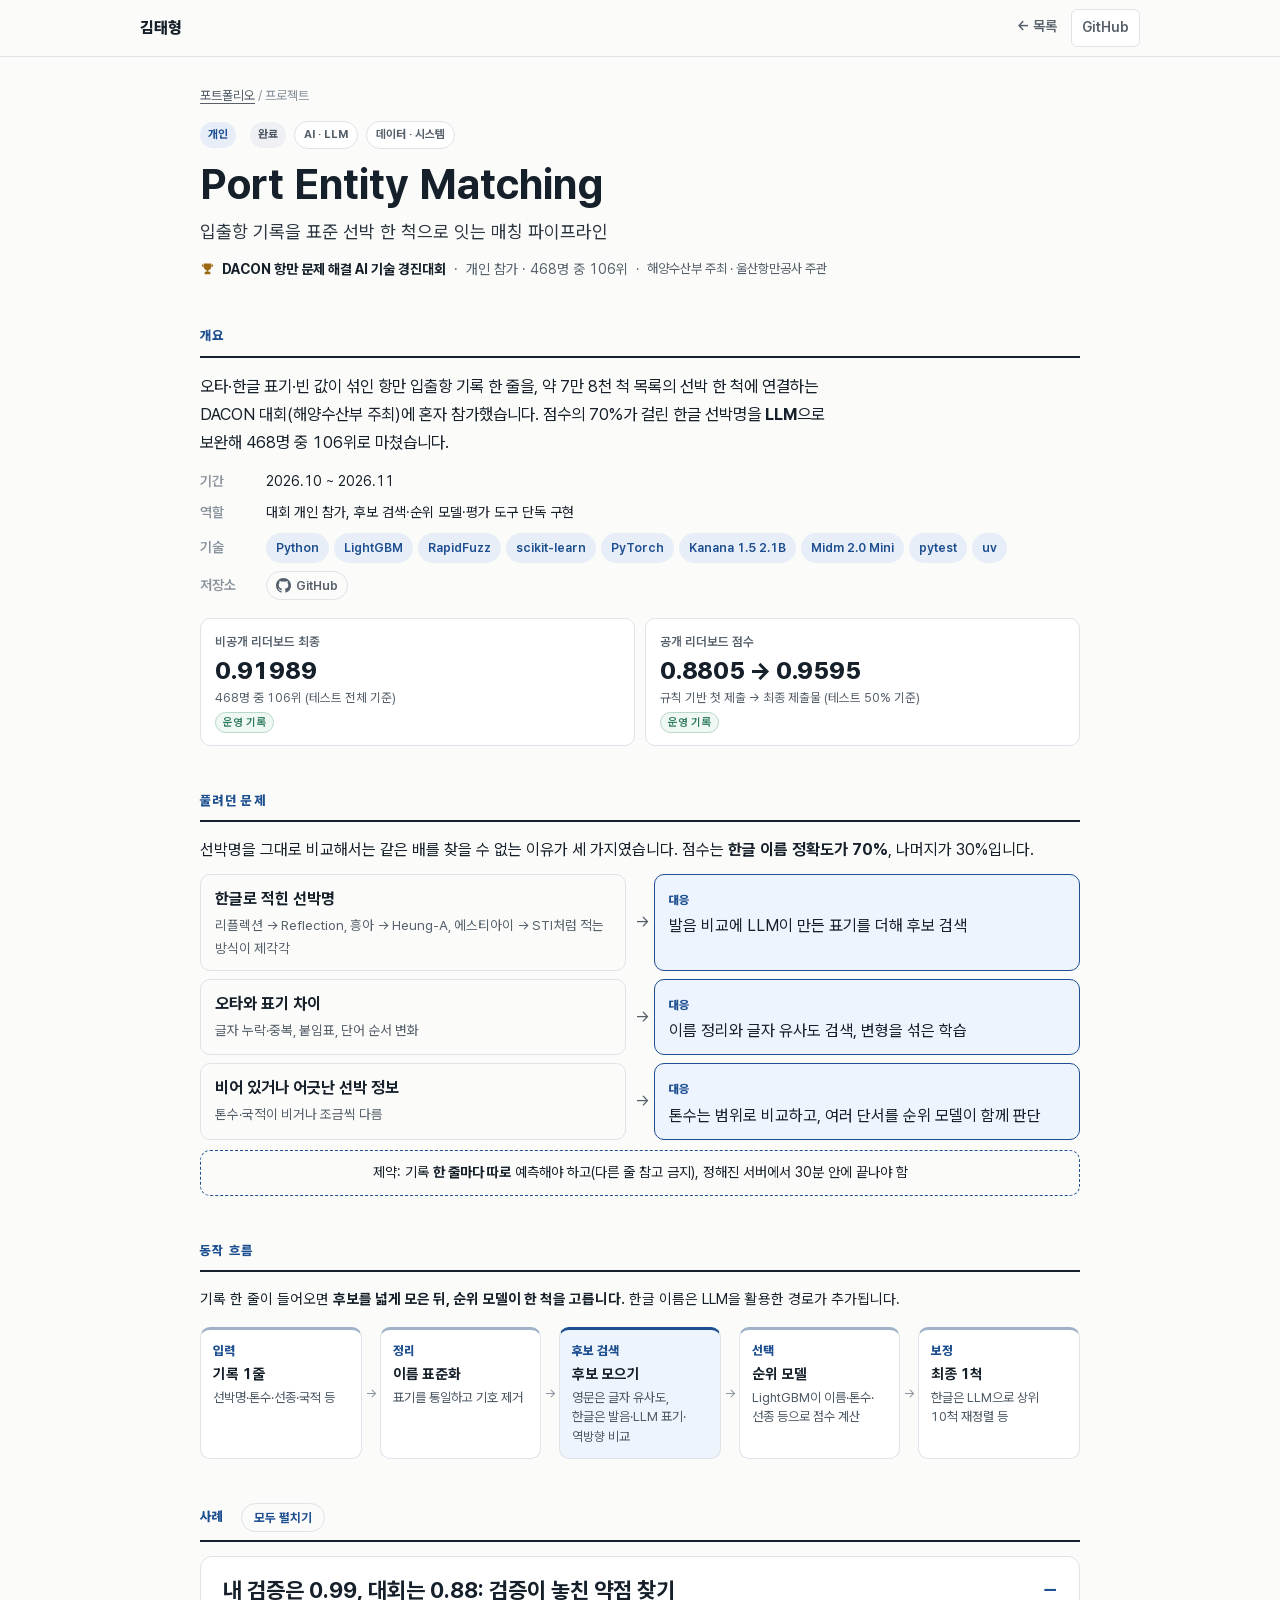
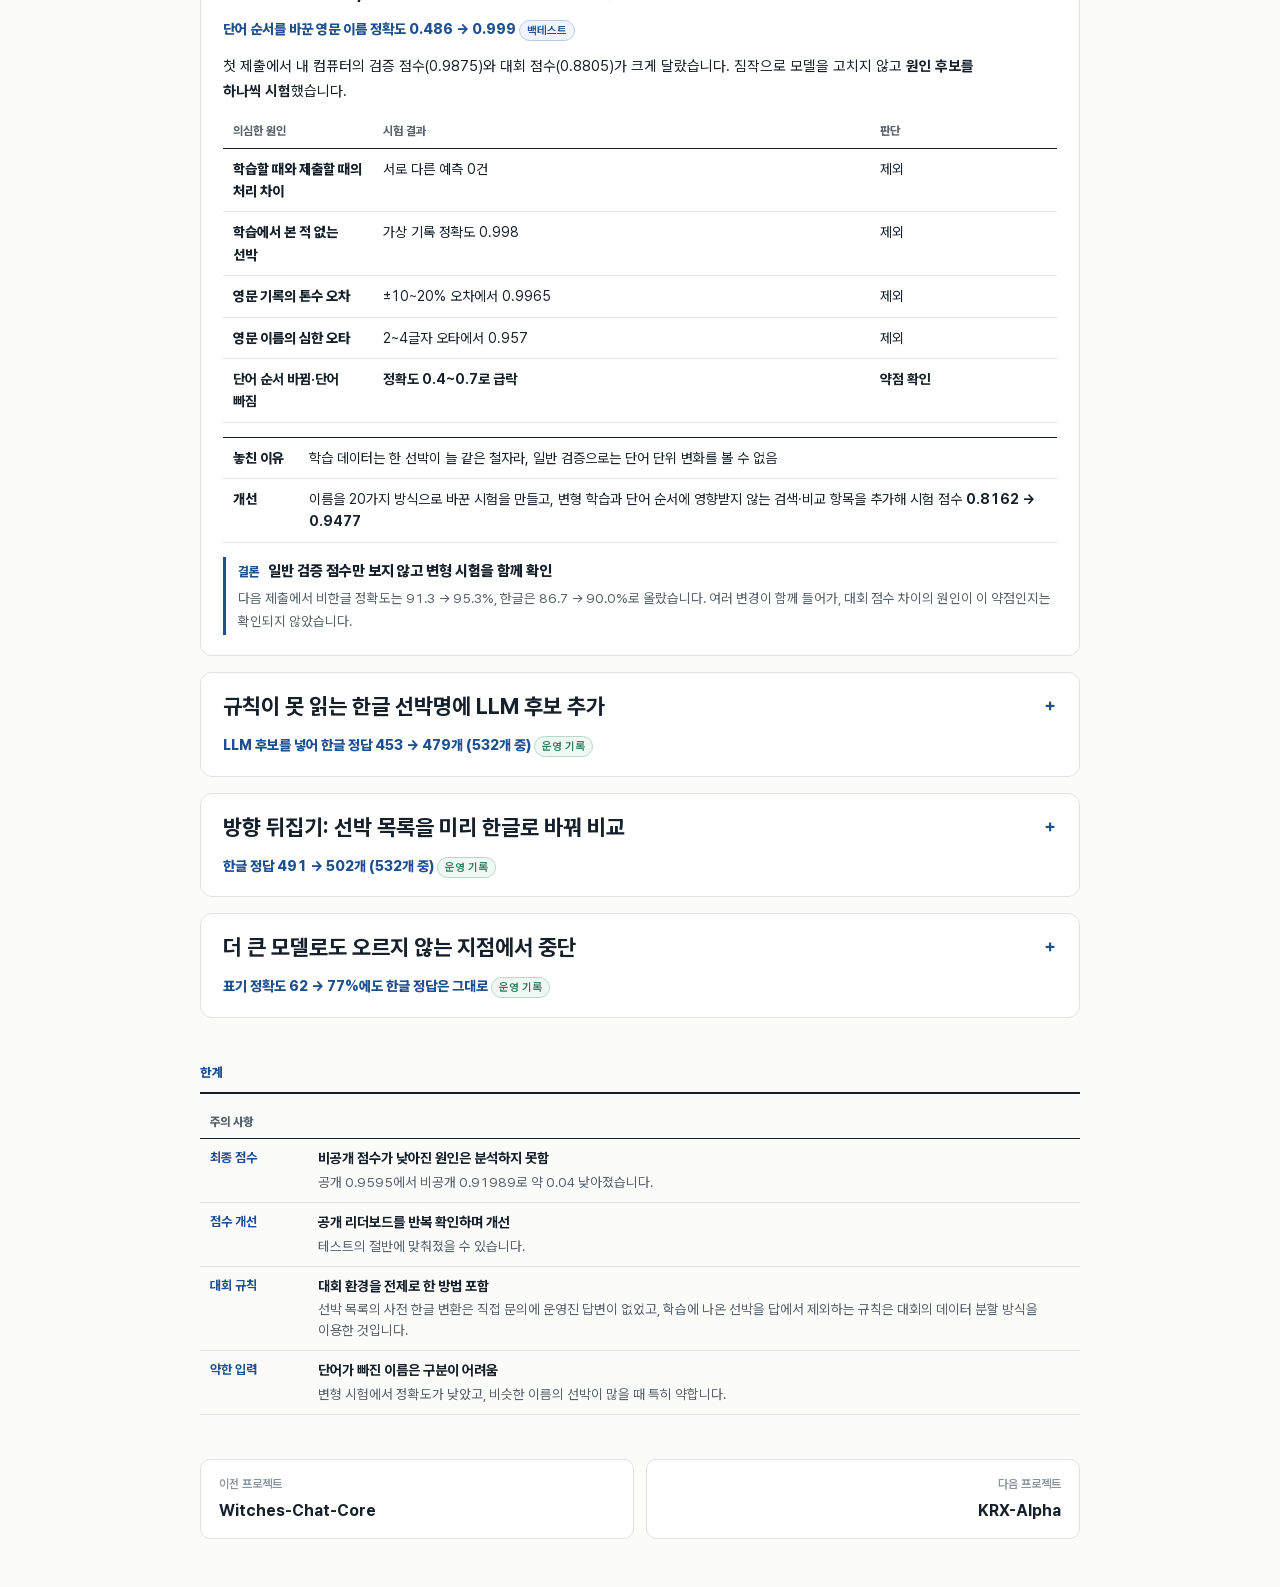
<file: projects/port-entity-matching.html>
<!doctype html>
<html lang="ko">
<head>
<meta charset="utf-8">
<meta name="viewport" content="width=device-width, initial-scale=1">
<title>Port Entity Matching · 김태형 포트폴리오</title>
<meta name="description" content="입출항 기록을 표준 선박 한 척으로 잇는 매칭 파이프라인">
<meta name="robots" content="noindex">
<meta property="og:title" content="Port Entity Matching · 김태형 포트폴리오"><meta property="og:description" content="입출항 기록을 표준 선박 한 척으로 잇는 매칭 파이프라인"><meta property="og:type" content="website">
<link rel="icon" href="../favicon.svg" type="image/svg+xml">
<link rel="stylesheet" href="../styles.css?v=e981445e">
</head>
<body class="web proj-page">
<header class="site-head"><div class="wrap bar">
  <a class="brand" href="../">김태형</a>
  <nav aria-label="페이지 이동"><a href="../#tracks">← 목록</a><a class="gh" href="https://github.com/KTHYEONG/port-entity-matching">GitHub</a></nav>
</div></header>
<main class="wrap proj">
  <header class="pj-head">
    <p class="crumb"><a href="../">포트폴리오</a> / 프로젝트</p>
    <div class="pj-kicker"><span class="kind kind-personal">개인</span><span class="status st-done">완료</span><a class="field" href="../#ai-llm">AI · LLM</a><a class="field" href="../#data-eng">데이터 · 시스템</a></div>
    <h1>Port Entity Matching</h1>
    <p class="pj-tag">입출항 기록을 표준 선박 한 척으로 잇는 매칭 파이프라인</p>
    <p class="contest"><svg class="ev-ic" viewBox="0 0 16 16" width="13" height="13" aria-hidden="true" focusable="false"><path fill="currentColor" d="M4 1.5h8v3.3A4 4 0 0 1 8.9 8.7v1.8H11V13H5v-2.5h2.1V8.7A4 4 0 0 1 4 4.8zM2 2.6h1.5v1.7c0 .5.2 1 .6 1.3A2.2 2.2 0 0 1 2 3.4zm12 0h-1.5v1.7c0 .5-.2 1-.6 1.3A2.2 2.2 0 0 0 14 3.4z"/></svg><strong>DACON 항만 문제 해결 AI 기술 경진대회</strong><span>개인 참가 · 468명 중 106위</span><span class="ct-host">해양수산부 주최 · 울산항만공사 주관</span></p>
  </header>
  <section class="pj-sec">
    <h2 class="part">개요</h2>
    <div class="pj-ov"><div class="pj-ov-main">
    <p class="pj-summary">오타·한글 표기·빈 값이 섞인 항만 입출항 기록 한 줄을, 약 7만 8천 척 목록의 선박 한 척에 연결하는 DACON 대회(해양수산부 주최)에 혼자 참가했습니다. 점수의 70%가 걸린 한글 선박명을 <strong>LLM</strong>으로 보완해 468명 중 106위로 마쳤습니다.</p>
    <dl class="meta"><div><dt>기간</dt><dd>2026.10 ~ 2026.11</dd></div><div><dt>역할</dt><dd>대회 개인 참가, 후보 검색·순위 모델·평가 도구 단독 구현</dd></div><div><dt>기술</dt><dd><ul class="chips"><li>Python</li><li>LightGBM</li><li>RapidFuzz</li><li>scikit-learn</li><li>PyTorch</li><li>Kanana 1.5 2.1B</li><li>Midm 2.0 Mini</li><li>pytest</li><li>uv</li></ul></dd></div><div><dt>저장소</dt><dd><a class="pc-gh repo-pill" href="https://github.com/KTHYEONG/port-entity-matching" aria-label="Port Entity Matching GitHub 저장소"><svg class="gh-ic" viewBox="0 0 16 16" width="15" height="15" aria-hidden="true" focusable="false"><path fill="currentColor" d="M8 0C3.58 0 0 3.58 0 8c0 3.54 2.29 6.53 5.47 7.59.4.07.55-.17.55-.38 0-.19-.01-.82-.01-1.49-2.01.37-2.53-.49-2.69-.94-.09-.23-.48-.94-.82-1.13-.28-.15-.68-.52-.01-.53.63-.01 1.08.58 1.23.82.72 1.21 1.87.87 2.33.66.07-.52.28-.87.51-1.07-1.78-.2-3.64-.89-3.64-3.95 0-.87.31-1.59.82-2.15-.08-.2-.36-1.02.08-2.12 0 0 .67-.21 2.2.82.64-.18 1.32-.27 2-.27.68 0 1.36.09 2 .27 1.53-1.04 2.2-.82 2.2-.82.44 1.1.16 1.92.08 2.12.51.56.82 1.27.82 2.15 0 3.07-1.87 3.75-3.65 3.95.29.25.54.73.54 1.48 0 1.07-.01 1.93-.01 2.2 0 .21.15.46.55.38A8.013 8.013 0 0016 8c0-4.42-3.58-8-8-8z"/></svg><span>GitHub</span></a></dd></div></dl>
    </div></div>
    
    <ul class="metrics"><li class="metric"><div class="m-label">비공개 리더보드 최종</div><div class="m-value">0.91989</div><div class="m-note">468명 중 106위 (테스트 전체 기준)</div><span class="basis basis-ops">운영 기록</span></li><li class="metric"><div class="m-label">공개 리더보드 점수</div><div class="m-value">0.8805 → 0.9595</div><div class="m-note">규칙 기반 첫 제출 → 최종 제출물 (테스트 50% 기준)</div><span class="basis basis-ops">운영 기록</span></li></ul>
  </section>
  
  
  
  <section class="pj-sec"><h2 class="part">풀려던 문제</h2><figure class="need"><p class="need-lead">선박명을 그대로 비교해서는 같은 배를 찾을 수 없는 이유가 세 가지였습니다. 점수는 <strong>한글 이름 정확도가 70%</strong>, 나머지가 30%입니다.</p>
    <ul><li class="mine"><div class="need-pain"><p><strong>한글로 적힌 선박명</strong></p><span>리플렉션 → Reflection, 흥아 → Heung-A, 에스티아이 → STI처럼 적는 방식이 제각각</span></div><div class="need-solve"><em>대응</em><p>발음 비교에 LLM이 만든 표기를 더해 후보 검색</p></div></li><li class="mine"><div class="need-pain"><p><strong>오타와 표기 차이</strong></p><span>글자 누락·중복, 붙임표, 단어 순서 변화</span></div><div class="need-solve"><em>대응</em><p>이름 정리와 글자 유사도 검색, 변형을 섞은 학습</p></div></li><li class="mine"><div class="need-pain"><p><strong>비어 있거나 어긋난 선박 정보</strong></p><span>톤수·국적이 비거나 조금씩 다름</span></div><div class="need-solve"><em>대응</em><p>톤수는 범위로 비교하고, 여러 단서를 순위 모델이 함께 판단</p></div></li></ul>
    <p class="need-merge">제약: 기록 <strong>한 줄마다 따로</strong> 예측해야 하고(다른 줄 참고 금지), 정해진 서버에서 30분 안에 끝나야 함</p></figure></section>
  <section class="pj-sec"><h2 class="part">동작 흐름</h2><figure class="day">
    <p class="day-lead">기록 한 줄이 들어오면 <strong>후보를 넓게 모은 뒤, 순위 모델이 한 척을 고릅니다.</strong> 한글 이름은 LLM을 활용한 경로가 추가됩니다.</p>
    
    <ol class="day-steps" style="--n:5"><li><time>입력</time><strong>기록 1줄</strong><span>선박명·톤수·선종·국적 등</span></li><li><time>정리</time><strong>이름 표준화</strong><span>표기를 통일하고 기호 제거</span></li><li class="hl"><time>후보 검색</time><strong>후보 모으기</strong><span>영문은 글자 유사도, 한글은 발음·LLM 표기·역방향 비교</span></li><li><time>선택</time><strong>순위 모델</strong><span>LightGBM이 이름·톤수·선종 등으로 점수 계산</span></li><li><time>보정</time><strong>최종 1척</strong><span>한글은 LLM으로 상위 10척 재정렬 등</span></li></ol>
    
  </figure></section>
  
  <section class="pj-sec">
    <h2 class="part">사례 <button type="button" class="cases-toggle" id="cases-toggle">모두 펼치기</button></h2>
    <div class="cases"><details class="case free" id="cv-lb-gap" open>
    <summary class="c-sum"><h3>내 검증은 0.99, 대회는 0.88: 검증이 놓친 약점 찾기</h3><p class="c-key">단어 순서를 바꾼 영문 이름 정확도 0.486 → 0.999 <span class="basis basis-backtest">백테스트</span></p></summary>
    <div class="c-body"><p class="c-lead">첫 제출에서 내 컴퓨터의 검증 점수(0.9875)와 대회 점수(0.8805)가 크게 달랐습니다. 짐작으로 모델을 고치지 않고 <strong>원인 후보를 하나씩 시험</strong>했습니다.</p><div class="gt-wrap"><table class="gt"><thead><tr><th>의심한 원인</th><th>시험 결과</th><th>판단</th></tr></thead><tbody><tr><td data-l="의심한 원인">학습할 때와 제출할 때의 처리 차이</td><td data-l="시험 결과">서로 다른 예측 0건</td><td data-l="판단">제외</td></tr><tr><td data-l="의심한 원인">학습에서 본 적 없는 선박</td><td data-l="시험 결과">가상 기록 정확도 0.998</td><td data-l="판단">제외</td></tr><tr><td data-l="의심한 원인">영문 기록의 톤수 오차</td><td data-l="시험 결과">±10~20% 오차에서 0.9965</td><td data-l="판단">제외</td></tr><tr><td data-l="의심한 원인">영문 이름의 심한 오타</td><td data-l="시험 결과">2~4글자 오타에서 0.957</td><td data-l="판단">제외</td></tr><tr><td data-l="의심한 원인"><strong>단어 순서 바뀜·단어 빠짐</strong></td><td data-l="시험 결과"><strong>정확도 0.4~0.7로 급락</strong></td><td data-l="판단"><strong>약점 확인</strong></td></tr></tbody></table></div><div class="c-points"><dl><div><dt>놓친 이유</dt><dd>학습 데이터는 한 선박이 늘 같은 철자라, 일반 검증으로는 단어 단위 변화를 볼 수 없음</dd></div><div><dt>개선</dt><dd>이름을 20가지 방식으로 바꾼 시험을 만들고, 변형 학습과 단어 순서에 영향받지 않는 검색·비교 항목을 추가해 시험 점수 <strong>0.8162 → 0.9477</strong></dd></div></dl></div><div class="verdict"><p class="vd-head"><em>결론</em>일반 검증 점수만 보지 않고 변형 시험을 함께 확인</p><p class="vd-d">다음 제출에서 비한글 정확도는 91.3 → 95.3%, 한글은 86.7 → 90.0%로 올랐습니다. 여러 변경이 함께 들어가, 대회 점수 차이의 원인이 이 약점인지는 확인되지 않았습니다.</p></div></div>
  </details><details class="case free" id="korean-match">
    <summary class="c-sum"><h3>규칙이 못 읽는 한글 선박명에 LLM 후보 추가</h3><p class="c-key">LLM 후보를 넣어 한글 정답 453 → 479개 (532개 중) <span class="basis basis-ops">운영 기록</span></p></summary>
    <div class="c-body"><p class="c-lead">한글 이름에는 영어 단어, 한국어 로마자 표기, 알파벳 읽기가 섞여 있어, 발음 규칙만으로는 <strong>정답이 후보에 들어오지 못하는</strong> 경우가 생깁니다.</p><div class="gt-wrap"><table class="gt"><thead><tr><th>기록의 한글 이름</th><th>정답 선박명</th><th>유형</th></tr></thead><tbody><tr><td data-l="기록의 한글 이름">리플렉션</td><td data-l="정답 선박명">Reflection</td><td data-l="유형">영어 단어</td></tr><tr><td data-l="기록의 한글 이름">흥아</td><td data-l="정답 선박명">Heung-A</td><td data-l="유형">한국어 로마자 표기</td></tr><tr><td data-l="기록의 한글 이름">에스티아이</td><td data-l="정답 선박명">STI</td><td data-l="유형">알파벳 읽기</td></tr></tbody></table></div><div class="c-points"><dl><div><dt>LLM의 역할</dt><dd><strong>Qwen3-4B-Instruct</strong>가 한글 이름의 영문 표기를 여러 개 만들어 <strong>후보만 추가</strong>하고, 최종 선택은 순위 모델이 담당</dd></div><div><dt>모델 개선</dt><dd>표기 적중률이 더 높고 빠른 <strong>Kanana 1.5 2.1B Instruct</strong>로 바꾸고 LoRA로 추가 학습. 선박 목록의 영문 이름과 이를 한글로 바꾼 쌍을 뒤집어 학습했고, 학습 정답 선박은 빼고 오타를 섞음 (한글 정답 479 → 492개)</dd></div></dl></div><div class="verdict"><p class="vd-head"><em>결론</em>발음 규칙에 LLM 표기 후보를 더하는 방식 채택</p><p class="vd-d">후보에 없던 정답은 순위 모델도 고를 수 없어, 한글 이름을 읽는 단계가 중요하다는 것을 확인했습니다.</p></div></div>
  </details><details class="case free" id="reverse">
    <summary class="c-sum"><h3>방향 뒤집기: 선박 목록을 미리 한글로 바꿔 비교</h3><p class="c-key">한글 정답 491 → 502개 (532개 중) <span class="basis basis-ops">운영 기록</span></p></summary>
    <div class="c-body"><p class="c-lead">한글 이름을 영문으로 추측하는 방식은 <strong>LLM이 한 번 잘못 읽으면 정답이 사라집니다.</strong> 반대로 선박 목록 쪽을 한글로 바꾸면 한글끼리 비교할 수 있습니다.</p><div class="board"><section class="bd-hold"><h4>기존: 기록을 영문으로 추측</h4><ul><li>&#39;리플렉션&#39; → LLM이 영문 추측 → 영문 목록과 비교</li><li>추측이 틀리면 정답이 후보에서 빠질 수 있음</li></ul></section><section class="bd-ok"><h4>추가: 목록을 미리 한글로 변환</h4><ul><li>&#39;Reflection&#39; → 미리 &#39;리플렉션&#39;으로 저장 → 한글 기록과 자음·모음 단위로 비교</li><li>Midm 2.0 Mini와 Kanana 1.5 2.1B의 표기를 함께 저장해, 하나라도 비슷하면 후보에 포함</li></ul></section></div><div class="c-points"><dl><div><dt>실행 방식</dt><dd>선박 목록 7만 8천 척의 변환은 <strong>미리 한 번</strong> 해 두어, 제출 서버에서는 저장된 표기와 비교만 함</dd></div><div><dt>추가 개선</dt><dd>합성 학습 데이터까지 더한 제출은 한글 정답 505개, 공개 점수 <strong>0.9525</strong></dd></div></dl></div><div class="verdict"><p class="vd-head"><em>결론</em>두 방향을 함께 써서 한글 후보를 확보</p><p class="vd-d">기존의 영문 추측 경로는 유지하고, 한글끼리 비교하는 경로를 추가했습니다.</p></div></div>
  </details><details class="case free" id="plateau">
    <summary class="c-sum"><h3>더 큰 모델로도 오르지 않는 지점에서 중단</h3><p class="c-key">표기 정확도 62 → 77%에도 한글 정답은 그대로 <span class="basis basis-ops">운영 기록</span></p></summary>
    <div class="c-body"><p class="c-lead">한글 오류가 25개 남았을 때, <strong>모델과 검색을 키우면 줄어드는지</strong> 하나씩 확인했습니다. 다시 학습만 해도 ±2개가 흔들려, <strong>3개 이상 늘어야 개선</strong>으로 보기로 했습니다.</p><div class="gt-wrap"><table class="gt"><thead><tr><th>시도</th><th>한글 정답 수 변화</th></tr></thead><tbody><tr><td data-l="시도">더 큰 LLM으로 표기 다시 생성 (표기 정확도 62 → 77%)</td><td data-l="한글 정답 수 변화">0 ~ −1</td></tr><tr><td data-l="시도">8B 모델을 추가 학습해 한글 이름 읽기</td><td data-l="한글 정답 수 변화">0</td></tr><tr><td data-l="시도">후보 검색·재정렬 범위 확대</td><td data-l="한글 정답 수 변화">0</td></tr><tr><td data-l="시도">다른 순위 모델(CatBoost)</td><td data-l="한글 정답 수 변화">−3</td></tr><tr><td data-l="시도">선박이 등장할 가능성을 점수에 반영</td><td data-l="한글 정답 수 변화">−4</td></tr></tbody></table></div><div class="verdict"><p class="vd-head"><em>결론</em>모델·검색을 키우는 시도는 중단</p><p class="vd-d">남은 오류에는 이름이 거의 같은 자매선이 많아, 기록 한 줄로는 가리기 어렵다고 판단했습니다. 같은 선박의 다른 기록을 함께 보는 방법은 대회 규칙상 쓰지 않았습니다.</p></div></div>
  </details></div>
  </section>
  <section class="pj-sec"><h2 class="part">한계</h2><table class="caution scoped"><caption>주의 사항</caption><tbody><tr><th scope="row">최종 점수</th><td><strong>비공개 점수가 낮아진 원인은 분석하지 못함</strong><span>공개 0.9595에서 비공개 0.91989로 약 0.04 낮아졌습니다.</span></td></tr><tr><th scope="row">점수 개선</th><td><strong>공개 리더보드를 반복 확인하며 개선</strong><span>테스트의 절반에 맞춰졌을 수 있습니다.</span></td></tr><tr><th scope="row">대회 규칙</th><td><strong>대회 환경을 전제로 한 방법 포함</strong><span>선박 목록의 사전 한글 변환은 직접 문의에 운영진 답변이 없었고, 학습에 나온 선박을 답에서 제외하는 규칙은 대회의 데이터 분할 방식을 이용한 것입니다.</span></td></tr><tr><th scope="row">약한 입력</th><td><strong>단어가 빠진 이름은 구분이 어려움</strong><span>변형 시험에서 정확도가 낮았고, 비슷한 이름의 선박이 많을 때 특히 약합니다.</span></td></tr></tbody></table></section>
  <nav class="pj-nav" aria-label="다른 프로젝트">
    <a class="pn prev" href="witches-chat-core.html"><span>이전 프로젝트</span><strong>Witches-Chat-Core</strong></a>
    <a class="pn next" href="krx-alpha.html"><span>다음 프로젝트</span><strong>KRX-Alpha</strong></a>
  </nav>
</main>
<script>
(function () {
  var all = Array.prototype.slice.call(document.querySelectorAll('details.case'));
  var btn = document.getElementById('cases-toggle');
  function openHash() {
    var id = decodeURIComponent(location.hash.replace('#', ''));
    var el = id && document.getElementById(id);
    if (el && el.tagName === 'DETAILS') { el.open = true; el.scrollIntoView({ block: 'start' }); }
  }
  function sync() { if (btn) btn.textContent = all.every(function (d) { return d.open; }) ? '모두 접기' : '모두 펼치기'; }
  if (btn) btn.addEventListener('click', function () { var open = !all.every(function (d) { return d.open; }); all.forEach(function (d) { d.open = open; }); sync(); });
  all.forEach(function (d) { d.addEventListener('toggle', sync); });
  window.addEventListener('hashchange', openHash);
  openHash(); sync();
})();
</script>
</body>
</html>
</file>
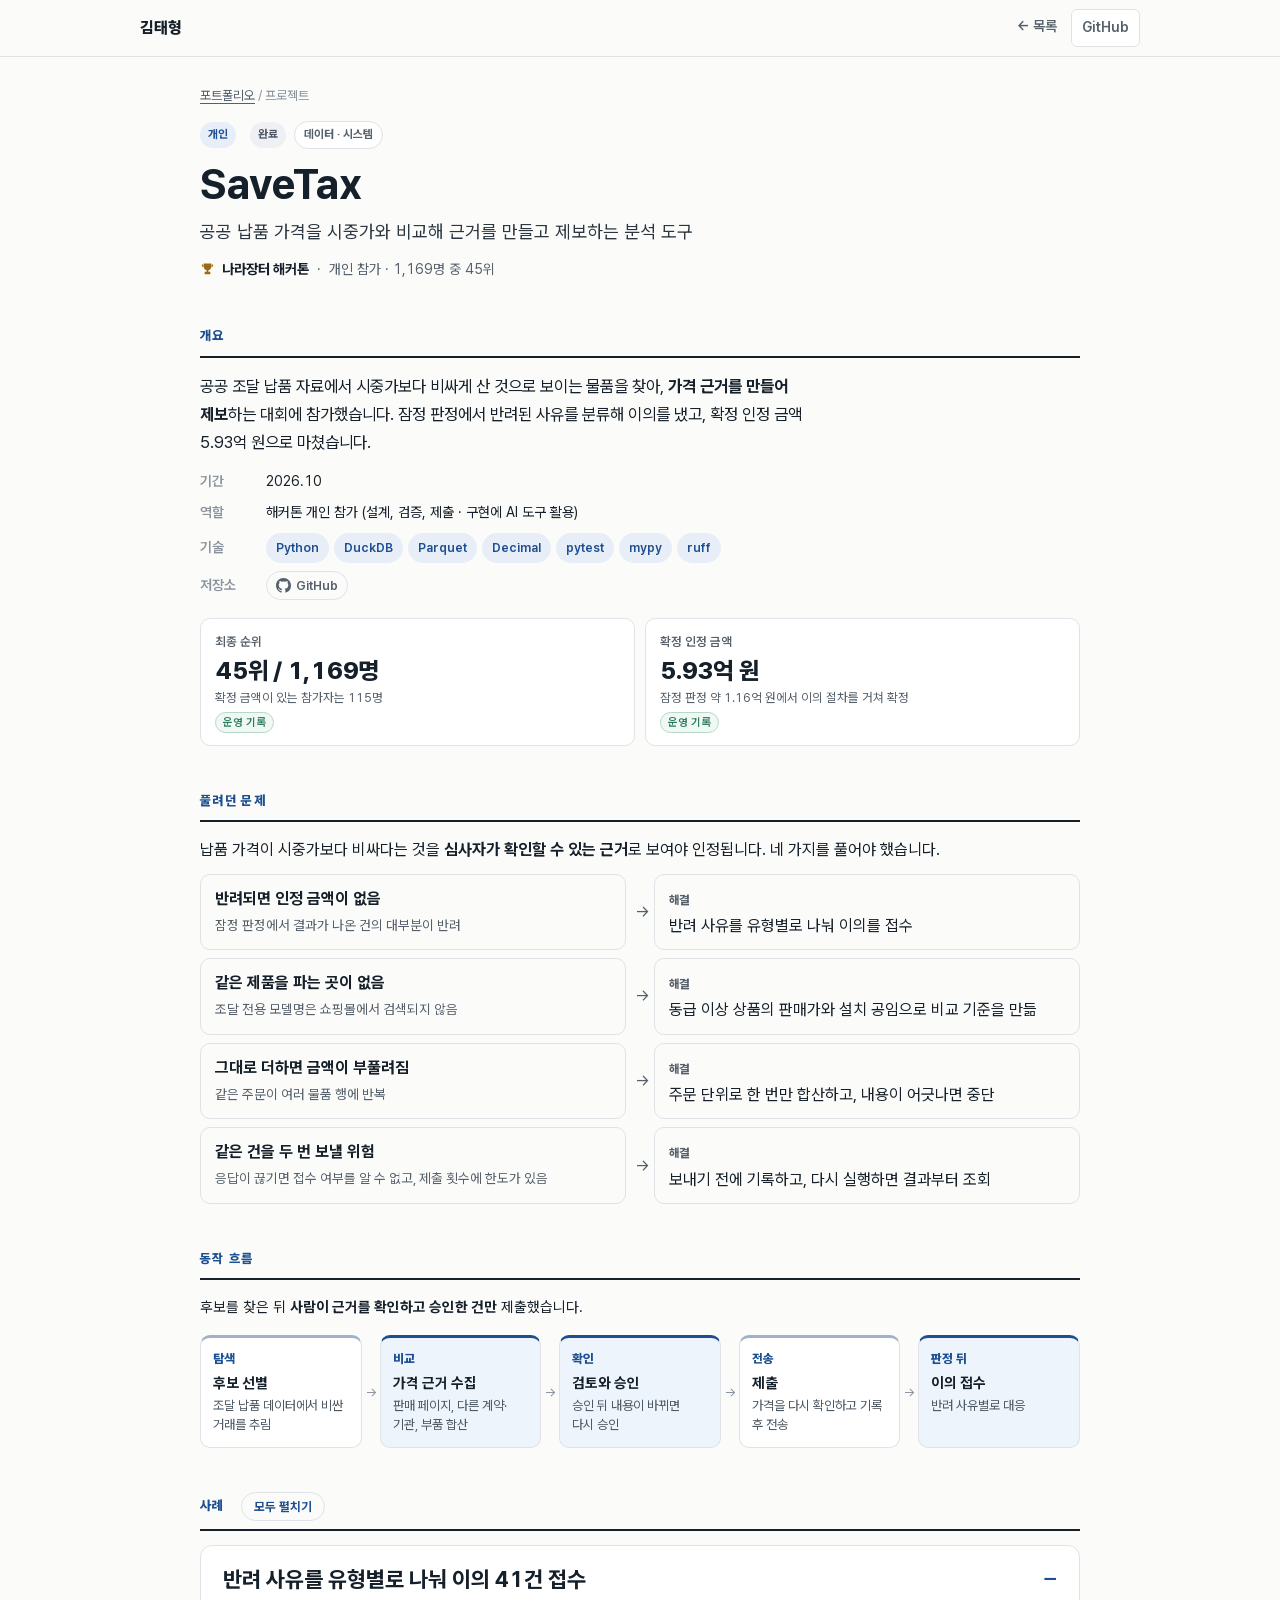
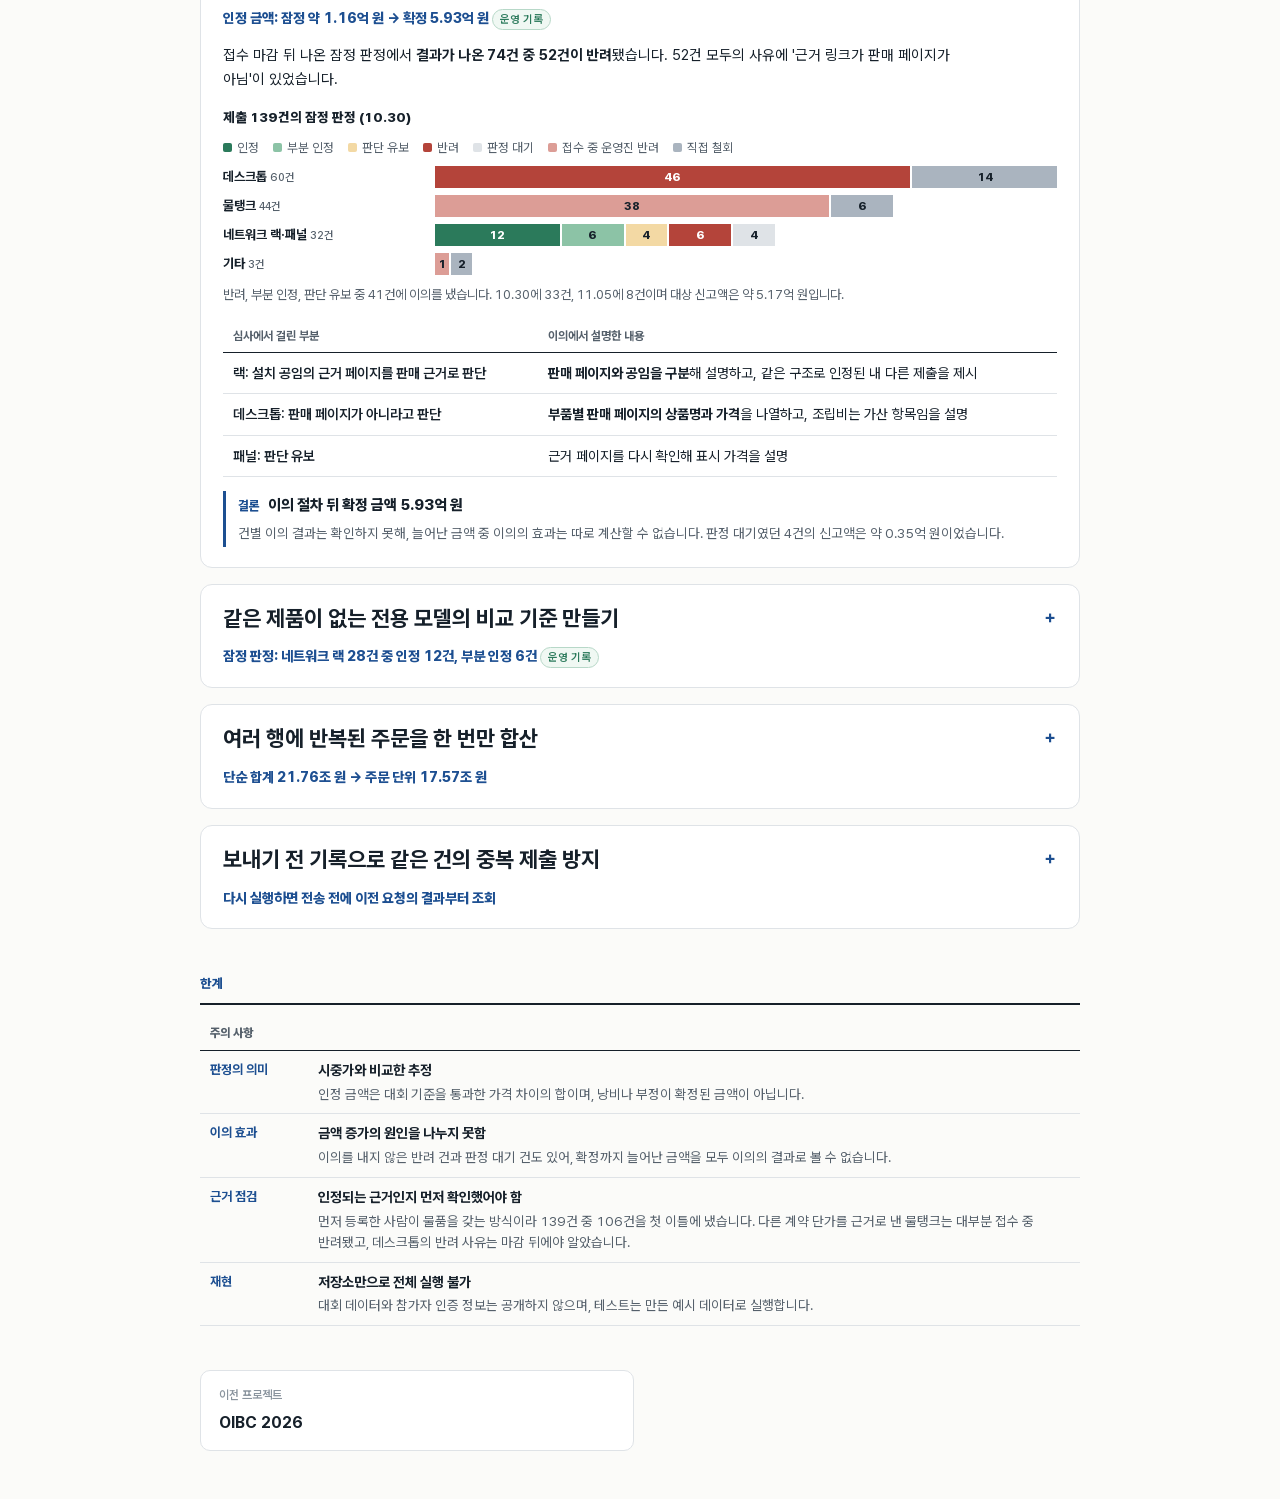
<file: projects/savetax.html>
<!doctype html>
<html lang="ko">
<head>
<meta charset="utf-8">
<meta name="viewport" content="width=device-width, initial-scale=1">
<title>SaveTax · 김태형 포트폴리오</title>
<meta name="description" content="공공 납품 가격을 시중가와 비교해 근거를 만들고 제보하는 분석 도구">
<meta name="robots" content="noindex">
<meta property="og:title" content="SaveTax · 김태형 포트폴리오"><meta property="og:description" content="공공 납품 가격을 시중가와 비교해 근거를 만들고 제보하는 분석 도구"><meta property="og:type" content="website">
<link rel="icon" href="../favicon.svg" type="image/svg+xml">
<link rel="stylesheet" href="../styles.css?v=e981445e">
</head>
<body class="web proj-page">
<header class="site-head"><div class="wrap bar">
  <a class="brand" href="../">김태형</a>
  <nav aria-label="페이지 이동"><a href="../#tracks">← 목록</a><a class="gh" href="https://github.com/KTHYEONG/SaveTax">GitHub</a></nav>
</div></header>
<main class="wrap proj">
  <header class="pj-head">
    <p class="crumb"><a href="../">포트폴리오</a> / 프로젝트</p>
    <div class="pj-kicker"><span class="kind kind-personal">개인</span><span class="status st-done">완료</span><a class="field" href="../#data-eng">데이터 · 시스템</a></div>
    <h1>SaveTax</h1>
    <p class="pj-tag">공공 납품 가격을 시중가와 비교해 근거를 만들고 제보하는 분석 도구</p>
    <p class="contest"><svg class="ev-ic" viewBox="0 0 16 16" width="13" height="13" aria-hidden="true" focusable="false"><path fill="currentColor" d="M4 1.5h8v3.3A4 4 0 0 1 8.9 8.7v1.8H11V13H5v-2.5h2.1V8.7A4 4 0 0 1 4 4.8zM2 2.6h1.5v1.7c0 .5.2 1 .6 1.3A2.2 2.2 0 0 1 2 3.4zm12 0h-1.5v1.7c0 .5-.2 1-.6 1.3A2.2 2.2 0 0 0 14 3.4z"/></svg><strong>나라장터 해커톤</strong><span>개인 참가 · 1,169명 중 45위</span></p>
  </header>
  <section class="pj-sec">
    <h2 class="part">개요</h2>
    <div class="pj-ov"><div class="pj-ov-main">
    <p class="pj-summary">공공 조달 납품 자료에서 시중가보다 비싸게 산 것으로 보이는 물품을 찾아, <strong>가격 근거를 만들어 제보</strong>하는 대회에 참가했습니다. 잠정 판정에서 반려된 사유를 분류해 이의를 냈고, 확정 인정 금액 5.93억 원으로 마쳤습니다.</p>
    <dl class="meta"><div><dt>기간</dt><dd>2026.10</dd></div><div><dt>역할</dt><dd>해커톤 개인 참가 (설계, 검증, 제출 · 구현에 AI 도구 활용)</dd></div><div><dt>기술</dt><dd><ul class="chips"><li>Python</li><li>DuckDB</li><li>Parquet</li><li>Decimal</li><li>pytest</li><li>mypy</li><li>ruff</li></ul></dd></div><div><dt>저장소</dt><dd><a class="pc-gh repo-pill" href="https://github.com/KTHYEONG/SaveTax" aria-label="SaveTax GitHub 저장소"><svg class="gh-ic" viewBox="0 0 16 16" width="15" height="15" aria-hidden="true" focusable="false"><path fill="currentColor" d="M8 0C3.58 0 0 3.58 0 8c0 3.54 2.29 6.53 5.47 7.59.4.07.55-.17.55-.38 0-.19-.01-.82-.01-1.49-2.01.37-2.53-.49-2.69-.94-.09-.23-.48-.94-.82-1.13-.28-.15-.68-.52-.01-.53.63-.01 1.08.58 1.23.82.72 1.21 1.87.87 2.33.66.07-.52.28-.87.51-1.07-1.78-.2-3.64-.89-3.64-3.95 0-.87.31-1.59.82-2.15-.08-.2-.36-1.02.08-2.12 0 0 .67-.21 2.2.82.64-.18 1.32-.27 2-.27.68 0 1.36.09 2 .27 1.53-1.04 2.2-.82 2.2-.82.44 1.1.16 1.92.08 2.12.51.56.82 1.27.82 2.15 0 3.07-1.87 3.75-3.65 3.95.29.25.54.73.54 1.48 0 1.07-.01 1.93-.01 2.2 0 .21.15.46.55.38A8.013 8.013 0 0016 8c0-4.42-3.58-8-8-8z"/></svg><span>GitHub</span></a></dd></div></dl>
    </div></div>
    
    <ul class="metrics"><li class="metric"><div class="m-label">최종 순위</div><div class="m-value">45위 / 1,169명</div><div class="m-note">확정 금액이 있는 참가자는 115명</div><span class="basis basis-ops">운영 기록</span></li><li class="metric"><div class="m-label">확정 인정 금액</div><div class="m-value">5.93억 원</div><div class="m-note">잠정 판정 약 1.16억 원에서 이의 절차를 거쳐 확정</div><span class="basis basis-ops">운영 기록</span></li></ul>
  </section>
  
  
  
  <section class="pj-sec"><h2 class="part">풀려던 문제</h2><figure class="need"><p class="need-lead">납품 가격이 시중가보다 비싸다는 것을 <strong>심사자가 확인할 수 있는 근거</strong>로 보여야 인정됩니다. 네 가지를 풀어야 했습니다.</p>
    <ul><li><div class="need-pain"><p><strong>반려되면 인정 금액이 없음</strong></p><span>잠정 판정에서 결과가 나온 건의 대부분이 반려</span></div><div class="need-solve"><em>해결</em><p>반려 사유를 유형별로 나눠 이의를 접수</p></div></li><li><div class="need-pain"><p><strong>같은 제품을 파는 곳이 없음</strong></p><span>조달 전용 모델명은 쇼핑몰에서 검색되지 않음</span></div><div class="need-solve"><em>해결</em><p>동급 이상 상품의 판매가와 설치 공임으로 비교 기준을 만듦</p></div></li><li><div class="need-pain"><p><strong>그대로 더하면 금액이 부풀려짐</strong></p><span>같은 주문이 여러 물품 행에 반복</span></div><div class="need-solve"><em>해결</em><p>주문 단위로 한 번만 합산하고, 내용이 어긋나면 중단</p></div></li><li><div class="need-pain"><p><strong>같은 건을 두 번 보낼 위험</strong></p><span>응답이 끊기면 접수 여부를 알 수 없고, 제출 횟수에 한도가 있음</span></div><div class="need-solve"><em>해결</em><p>보내기 전에 기록하고, 다시 실행하면 결과부터 조회</p></div></li></ul>
    </figure></section>
  <section class="pj-sec"><h2 class="part">동작 흐름</h2><figure class="day">
    <p class="day-lead">후보를 찾은 뒤 <strong>사람이 근거를 확인하고 승인한 건만</strong> 제출했습니다.</p>
    
    <ol class="day-steps" style="--n:5"><li><time>탐색</time><strong>후보 선별</strong><span>조달 납품 데이터에서 비싼 거래를 추림</span></li><li class="hl"><time>비교</time><strong>가격 근거 수집</strong><span>판매 페이지, 다른 계약·기관, 부품 합산</span></li><li class="hl"><time>확인</time><strong>검토와 승인</strong><span>승인 뒤 내용이 바뀌면 다시 승인</span></li><li><time>전송</time><strong>제출</strong><span>가격을 다시 확인하고 기록 후 전송</span></li><li class="hl"><time>판정 뒤</time><strong>이의 접수</strong><span>반려 사유별로 대응</span></li></ol>
    
  </figure></section>
  
  <section class="pj-sec">
    <h2 class="part">사례 <button type="button" class="cases-toggle" id="cases-toggle">모두 펼치기</button></h2>
    <div class="cases"><details class="case free" id="appeal" open>
    <summary class="c-sum"><h3>반려 사유를 유형별로 나눠 이의 41건 접수</h3><p class="c-key">인정 금액: 잠정 약 1.16억 원 → 확정 5.93억 원 <span class="basis basis-ops">운영 기록</span></p></summary>
    <div class="c-body"><p class="c-lead">접수 마감 뒤 나온 잠정 판정에서 <strong>결과가 나온 74건 중 52건이 반려</strong>됐습니다. 52건 모두의 사유에 &#39;근거 링크가 판매 페이지가 아님&#39;이 있었습니다.</p><figure class="outcome"><p>제출 139건의 잠정 판정 (10.30)</p><ul class="oc-legend"><li class="oc-ok">인정</li><li class="oc-part">부분 인정</li><li class="oc-hold">판단 유보</li><li class="oc-no">반려</li><li class="oc-wait">판정 대기</li><li class="oc-gate">접수 중 운영진 반려</li><li class="oc-out">직접 철회</li></ul><ol><li><span class="oc-k">데스크톱 <small>60건</small></span><span class="oc-bar" role="img" aria-label="반려 46건, 직접 철회 14건"><i class="oc-no" style="width:76.67%">46</i><i class="oc-out" style="width:23.33%">14</i></span></li><li><span class="oc-k">물탱크 <small>44건</small></span><span class="oc-bar" role="img" aria-label="접수 중 운영진 반려 38건, 직접 철회 6건"><i class="oc-gate" style="width:63.33%">38</i><i class="oc-out" style="width:10.00%">6</i></span></li><li><span class="oc-k">네트워크 랙·패널 <small>32건</small></span><span class="oc-bar" role="img" aria-label="인정 12건, 부분 인정 6건, 판단 유보 4건, 반려 6건, 판정 대기 4건"><i class="oc-ok" style="width:20.00%">12</i><i class="oc-part" style="width:10.00%">6</i><i class="oc-hold" style="width:6.67%">4</i><i class="oc-no" style="width:10.00%">6</i><i class="oc-wait" style="width:6.67%">4</i></span></li><li><span class="oc-k">기타 <small>3건</small></span><span class="oc-bar" role="img" aria-label="접수 중 운영진 반려 1건, 직접 철회 2건"><i class="oc-gate" style="width:1.67%">1</i><i class="oc-out" style="width:3.33%">2</i></span></li></ol><figcaption>반려, 부분 인정, 판단 유보 중 41건에 이의를 냈습니다. 10.30에 33건, 11.05에 8건이며 대상 신고액은 약 5.17억 원입니다.</figcaption></figure><div class="gt-wrap"><table class="gt"><thead><tr><th>심사에서 걸린 부분</th><th>이의에서 설명한 내용</th></tr></thead><tbody><tr><td data-l="심사에서 걸린 부분">랙: 설치 공임의 근거 페이지를 판매 근거로 판단</td><td data-l="이의에서 설명한 내용"><strong>판매 페이지와 공임을 구분</strong>해 설명하고, 같은 구조로 인정된 내 다른 제출을 제시</td></tr><tr><td data-l="심사에서 걸린 부분">데스크톱: 판매 페이지가 아니라고 판단</td><td data-l="이의에서 설명한 내용"><strong>부품별 판매 페이지의 상품명과 가격</strong>을 나열하고, 조립비는 가산 항목임을 설명</td></tr><tr><td data-l="심사에서 걸린 부분">패널: 판단 유보</td><td data-l="이의에서 설명한 내용">근거 페이지를 다시 확인해 표시 가격을 설명</td></tr></tbody></table></div><div class="verdict"><p class="vd-head"><em>결론</em>이의 절차 뒤 확정 금액 5.93억 원</p><p class="vd-d">건별 이의 결과는 확인하지 못해, 늘어난 금액 중 이의의 효과는 따로 계산할 수 없습니다. 판정 대기였던 4건의 신고액은 약 0.35억 원이었습니다.</p></div></div>
  </details><details class="case free" id="recipe">
    <summary class="c-sum"><h3>같은 제품이 없는 전용 모델의 비교 기준 만들기</h3><p class="c-key">잠정 판정: 네트워크 랙 28건 중 인정 12건, 부분 인정 6건 <span class="basis basis-ops">운영 기록</span></p></summary>
    <div class="c-body"><p class="c-lead">조달 전용 모델은 같은 이름의 상품이 없습니다. 그래서 <strong>크기와 핵심 사양이 같거나 높은 상품</strong>의 판매가에, 설치가 필요한 품목은 <strong>공개된 표준 공임</strong>을 더해 비교했습니다.</p><figure class="stack"><p>인정받은 예: 네트워크 랙 1대</p><ol><li><span class="sk-k">납품 단가<b>990,000원</b></span><span class="sk-bar"><i class="sk-paid" style="width:100.00%"></i></span><ul><li class="sk-paid">조달 납품 가격 990,000원</li></ul></li><li><span class="sk-k">비교 기준<b>717,310원</b></span><span class="sk-bar"><i class="sk-sale" style="width:55.56%"></i><i class="sk-labor" style="width:16.90%"></i></span><ul><li class="sk-sale">동급 이상 랙 판매가 550,000원</li><li class="sk-labor">표준 설치 공임 167,310원</li></ul></li></ol><figcaption>1대당 차이는 <strong>272,690원</strong>입니다. 판매가와 공임마다 출처 주소와 확인한 날짜를 제보에 적었습니다.</figcaption></figure><div class="c-points"><dl><div><dt>비교 조건</dt><dd>납품 단가가 비교 기준의 1.2배 이상인 거래만 후보로 선택 (판매가 단독 비교는 1.1배)</dd></div><div><dt>부품 합산</dt><dd>데스크톱은 CPU, 메모리, SSD 같은 부품의 판매가에 조립비를 더해 비교</dd></div></dl></div><div class="verdict"><p class="vd-head"><em>결론</em>랙에서는 인정됐지만 데스크톱은 잠정 반려</p><p class="vd-d">데스크톱 46건은 모두 판매 페이지가 아니라는 사유로 반려됐고, 29건은 같은 물건으로 볼 근거가 부족하다는 사유도 함께 받았습니다.</p></div></div>
  </details><details class="case free" id="dedupe">
    <summary class="c-sum"><h3>여러 행에 반복된 주문을 한 번만 합산</h3><p class="c-key">단순 합계 21.76조 원 → 주문 단위 17.57조 원 </p></summary>
    <div class="c-body"><p class="c-lead">대회 데이터는 물품 한 행마다 연결된 주문 정보가 붙어 있습니다. <strong>한 주문에 여러 물품 행이 연결되면 주문 금액도 반복</strong>됩니다.</p><div class="gt-wrap"><table class="gt"><thead><tr><th>물품 행 (예시)</th><th>연결된 주문</th><th>주문 금액</th></tr></thead><tbody><tr><td data-l="물품 행 (예시)">물품 A</td><td data-l="연결된 주문">주문 1</td><td data-l="주문 금액">100만 원</td></tr><tr><td data-l="물품 행 (예시)">물품 B</td><td data-l="연결된 주문">주문 1</td><td data-l="주문 금액">100만 원</td></tr><tr><td data-l="물품 행 (예시)">물품 C</td><td data-l="연결된 주문">주문 1</td><td data-l="주문 금액">100만 원</td></tr><tr><td data-l="물품 행 (예시)"><strong>합계</strong></td><td data-l="연결된 주문"></td><td data-l="주문 금액">행을 더하면 300만 원, <strong>실제는 100만 원</strong></td></tr></tbody></table></div><figure class="chart">
    <figcaption class="chart-title">전체 납품 요구 금액 <span class="chart-unit">조 원</span> </figcaption>
    <div class="chart-body" style="--zero:0.00%"><div class="chart-row">
        <div class="chart-label">행을 그대로 합산</div>
        <div class="chart-track"><span class="cbar" style="left:0.00%;width:100.00%"></span></div>
        <div class="chart-val">21.76</div>
      </div><div class="chart-row">
        <div class="chart-label">주문마다 한 번</div>
        <div class="chart-track"><span class="cbar hl" style="left:0.00%;width:80.74%"></span></div>
        <div class="chart-val hl">17.57</div>
      </div></div>
    <p class="chart-caption">물품 약 105만 행, 주문 약 30만 건입니다. 그대로 더하면 23.9% 큽니다.</p>
  </figure><div class="c-points"><dl><div><dt>중단 조건</dt><dd>같은 주문 번호인데 계약 번호나 금액이 다르면 합치지 않고 오류로 중단</dd></div><div><dt>빈 값</dt><dd>주문이 없는 행은 0원으로 채우지 않고 빈 값으로 유지</dd></div></dl></div><div class="verdict"><p class="vd-head"><em>결론</em>후보를 고르기 전에 합계부터 바로잡음</p><p class="vd-d">사용한 데이터에서는 내용이 어긋난 주문이 없었습니다.</p></div></div>
  </details><details class="case free" id="ledger">
    <summary class="c-sum"><h3>보내기 전 기록으로 같은 건의 중복 제출 방지</h3><p class="c-key">다시 실행하면 전송 전에 이전 요청의 결과부터 조회 </p></summary>
    <div class="c-body"><p class="c-lead">전송한 뒤에 기록하면, 그 사이 프로그램이 멈췄을 때 <strong>보냈다는 흔적이 남지 않습니다.</strong> 그래서 요청마다 고유 번호를 만들어 <strong>먼저 파일에 저장</strong>했습니다.</p><figure class="seq" style="--n:3">
    <ol class="seq-actors"><li>제출 프로그램</li><li>제출 기록 파일</li><li>대회 서버</li></ol>
    <ol class="seq-msgs"><li style="grid-column:1 / 3;--inset:25.000%" class="fwd"><span>① 요청 번호 저장</span><i aria-hidden="true"></i></li><li style="grid-column:1 / 4;--inset:16.667%" class="fwd"><span>② 번호를 붙여 전송</span><i aria-hidden="true"></i></li><li style="grid-column:1 / 4;--inset:16.667%" class="back dash"><span>응답이 끊김</span><i aria-hidden="true"></i></li><li style="grid-column:1 / 3;--inset:25.000%" class="back"><span>③ 다시 실행해 번호 확인</span><i aria-hidden="true"></i></li><li style="grid-column:1 / 4;--inset:16.667%" class="fwd"><span>④ 그 번호의 결과 조회</span><i aria-hidden="true"></i></li></ol>
    <div class="seq-out"><h6>조회 결과에 따라</h6><ul><li class="o-ok"><strong>접수됨</strong><span>다시 보내지 않고 기록만 채움</span></li><li class="o-hold"><strong>처리 중</strong><span>제출을 멈추고 기다림</span></li><li class="o-stop"><strong>요청 없음</strong><span>같은 요청 번호로 전송</span></li></ul></div>
    
  </figure><div class="c-points"><dl><div><dt>승인</dt><dd>승인을 제출 내용에 묶어, 내용이 바뀌면 다시 승인해야 전송</dd></div><div><dt>전송 직전</dt><dd>근거 가격을 다시 확인하고 달라졌으면 보내지 않음</dd></div><div><dt>인증 정보</dt><dd>공식 주소에만 전달하고 로그에서는 가림</dd></div></dl></div><div class="verdict"><p class="vd-head"><em>결론</em>접수 여부를 모를 때는 추측하지 않고 조회</p><p class="vd-d">제출 기록, 승인, 전송, 통신 처리를 테스트로 확인했습니다.</p></div></div>
  </details></div>
  </section>
  <section class="pj-sec"><h2 class="part">한계</h2><table class="caution scoped"><caption>주의 사항</caption><tbody><tr><th scope="row">판정의 의미</th><td><strong>시중가와 비교한 추정</strong><span>인정 금액은 대회 기준을 통과한 가격 차이의 합이며, 낭비나 부정이 확정된 금액이 아닙니다.</span></td></tr><tr><th scope="row">이의 효과</th><td><strong>금액 증가의 원인을 나누지 못함</strong><span>이의를 내지 않은 반려 건과 판정 대기 건도 있어, 확정까지 늘어난 금액을 모두 이의의 결과로 볼 수 없습니다.</span></td></tr><tr><th scope="row">근거 점검</th><td><strong>인정되는 근거인지 먼저 확인했어야 함</strong><span>먼저 등록한 사람이 물품을 갖는 방식이라 139건 중 106건을 첫 이틀에 냈습니다. 다른 계약 단가를 근거로 낸 물탱크는 대부분 접수 중 반려됐고, 데스크톱의 반려 사유는 마감 뒤에야 알았습니다.</span></td></tr><tr><th scope="row">재현</th><td><strong>저장소만으로 전체 실행 불가</strong><span>대회 데이터와 참가자 인증 정보는 공개하지 않으며, 테스트는 만든 예시 데이터로 실행합니다.</span></td></tr></tbody></table></section>
  <nav class="pj-nav" aria-label="다른 프로젝트">
    <a class="pn prev" href="oibc-2026.html"><span>이전 프로젝트</span><strong>OIBC 2026</strong></a>
    <span></span>
  </nav>
</main>
<script>
(function () {
  var all = Array.prototype.slice.call(document.querySelectorAll('details.case'));
  var btn = document.getElementById('cases-toggle');
  function openHash() {
    var id = decodeURIComponent(location.hash.replace('#', ''));
    var el = id && document.getElementById(id);
    if (el && el.tagName === 'DETAILS') { el.open = true; el.scrollIntoView({ block: 'start' }); }
  }
  function sync() { if (btn) btn.textContent = all.every(function (d) { return d.open; }) ? '모두 접기' : '모두 펼치기'; }
  if (btn) btn.addEventListener('click', function () { var open = !all.every(function (d) { return d.open; }); all.forEach(function (d) { d.open = open; }); sync(); });
  all.forEach(function (d) { d.addEventListener('toggle', sync); });
  window.addEventListener('hashchange', openHash);
  openHash(); sync();
})();
</script>
</body>
</html>
</file>
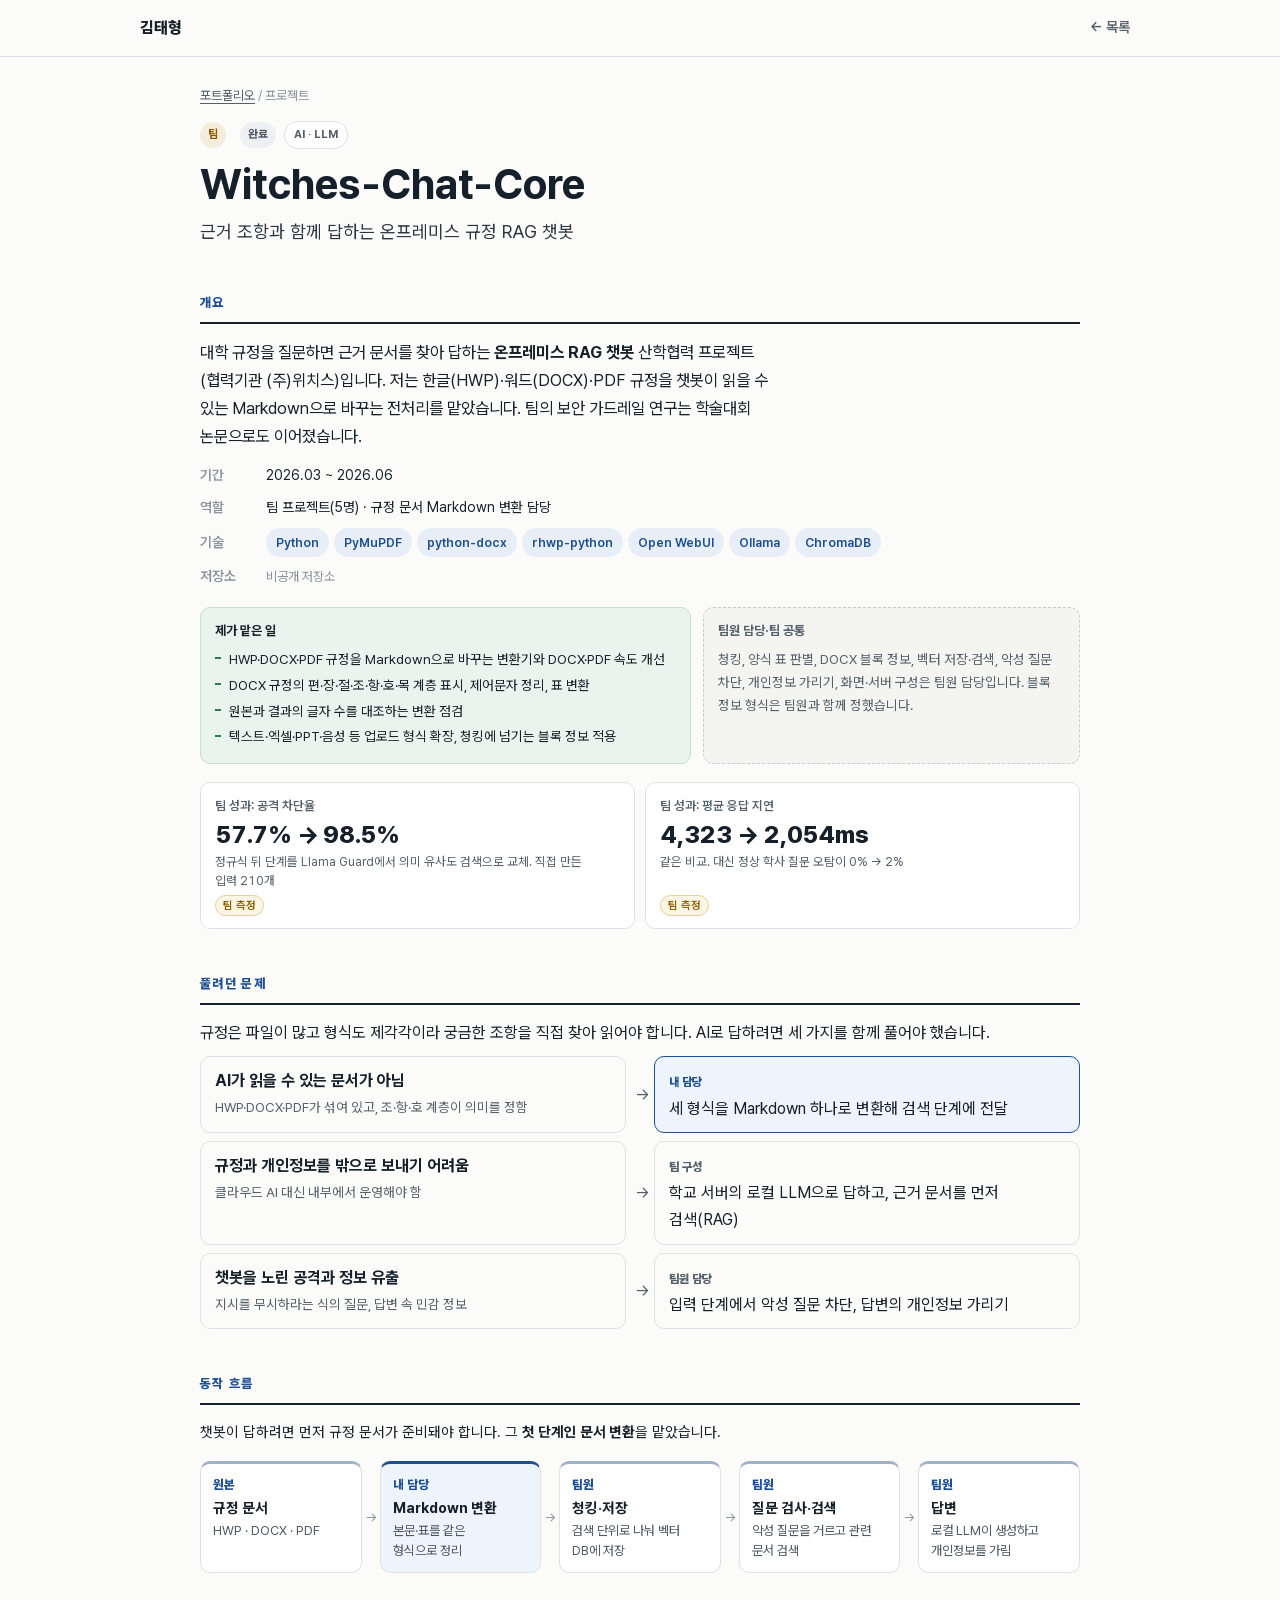
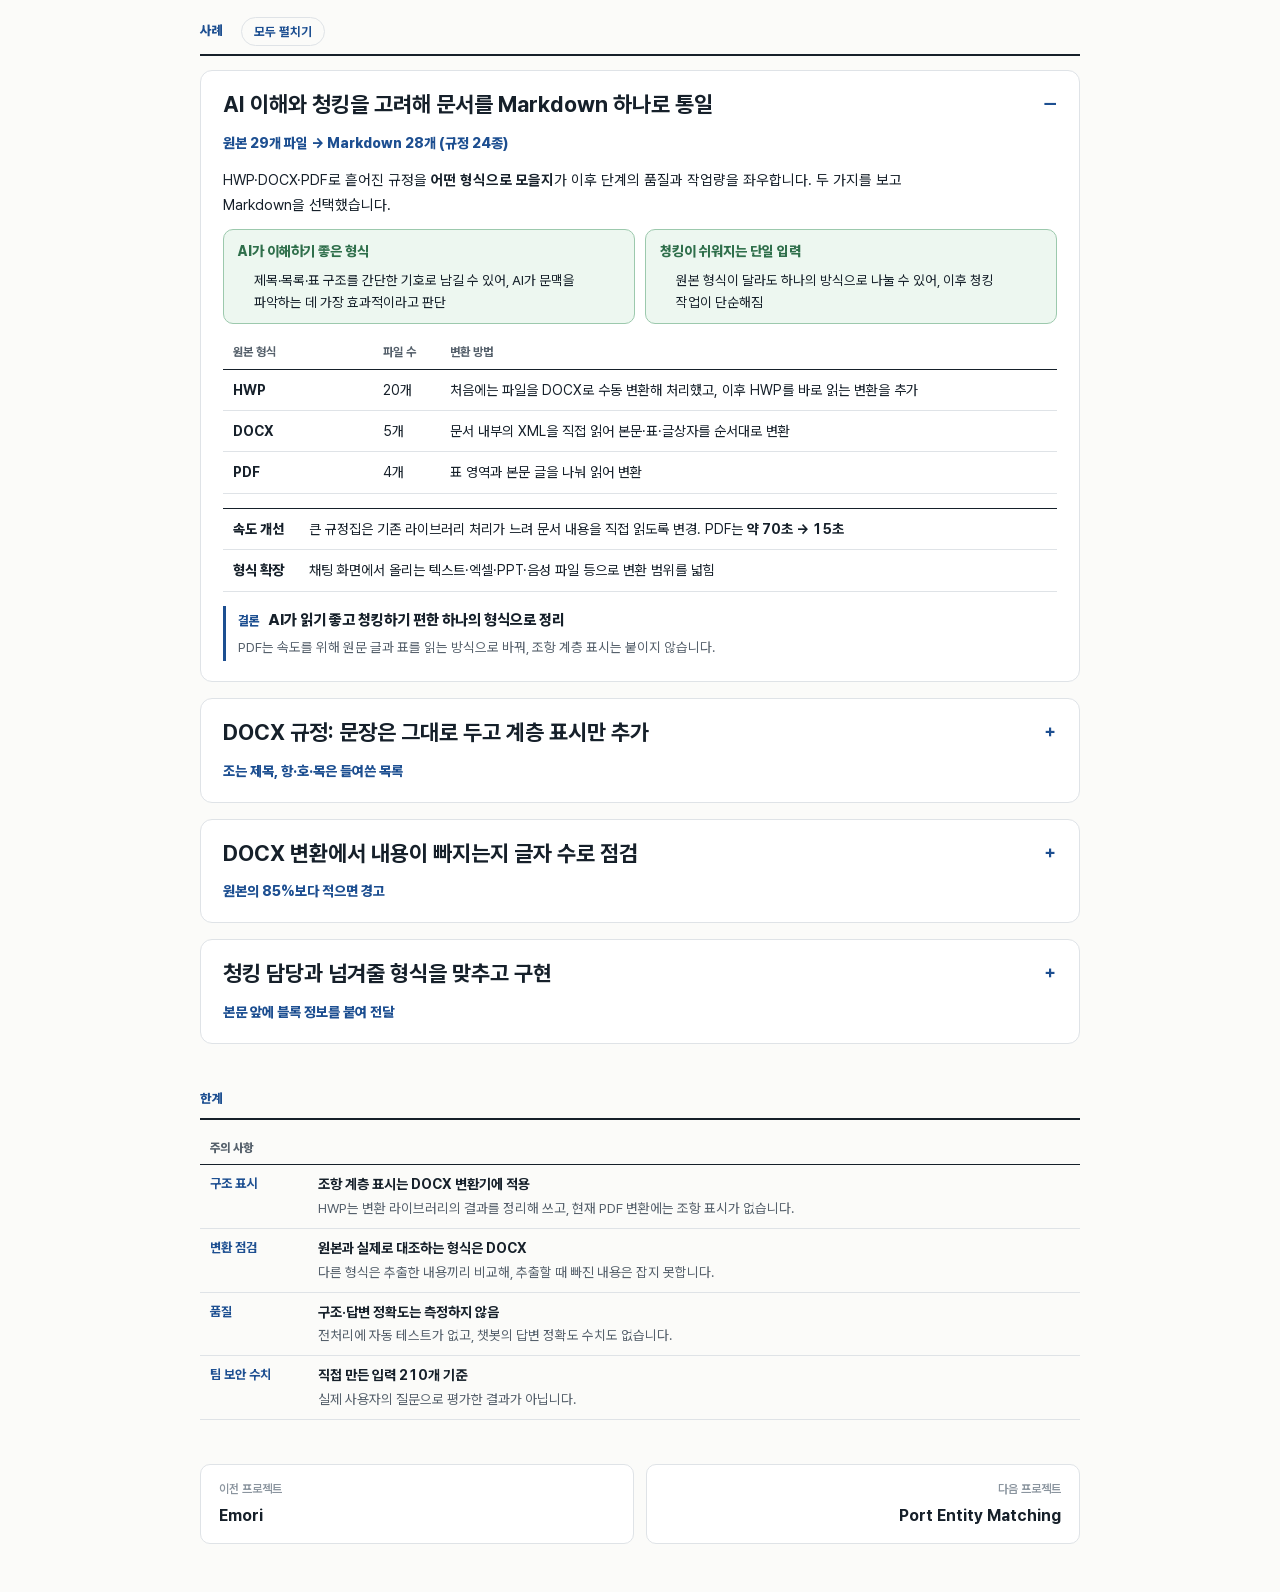
<file: projects/witches-chat-core.html>
<!doctype html>
<html lang="ko">
<head>
<meta charset="utf-8">
<meta name="viewport" content="width=device-width, initial-scale=1">
<title>Witches-Chat-Core · 김태형 포트폴리오</title>
<meta name="description" content="근거 조항과 함께 답하는 온프레미스 규정 RAG 챗봇">
<meta name="robots" content="noindex">
<meta property="og:title" content="Witches-Chat-Core · 김태형 포트폴리오"><meta property="og:description" content="근거 조항과 함께 답하는 온프레미스 규정 RAG 챗봇"><meta property="og:type" content="website">
<link rel="icon" href="../favicon.svg" type="image/svg+xml">
<link rel="stylesheet" href="../styles.css?v=e981445e">
</head>
<body class="web proj-page">
<header class="site-head"><div class="wrap bar">
  <a class="brand" href="../">김태형</a>
  <nav aria-label="페이지 이동"><a href="../#tracks">← 목록</a></nav>
</div></header>
<main class="wrap proj">
  <header class="pj-head">
    <p class="crumb"><a href="../">포트폴리오</a> / 프로젝트</p>
    <div class="pj-kicker"><span class="kind kind-team">팀</span><span class="status st-done">완료</span><a class="field" href="../#ai-llm">AI · LLM</a></div>
    <h1>Witches-Chat-Core</h1>
    <p class="pj-tag">근거 조항과 함께 답하는 온프레미스 규정 RAG 챗봇</p>
    
  </header>
  <section class="pj-sec">
    <h2 class="part">개요</h2>
    <div class="pj-ov"><div class="pj-ov-main">
    <p class="pj-summary">대학 규정을 질문하면 근거 문서를 찾아 답하는 <strong>온프레미스 RAG 챗봇</strong> 산학협력 프로젝트(협력기관 (주)위치스)입니다. 저는 한글(HWP)·워드(DOCX)·PDF 규정을 챗봇이 읽을 수 있는 Markdown으로 바꾸는 전처리를 맡았습니다. 팀의 보안 가드레일 연구는 학술대회 논문으로도 이어졌습니다.</p>
    <dl class="meta"><div><dt>기간</dt><dd>2026.03 ~ 2026.06</dd></div><div><dt>역할</dt><dd>팀 프로젝트(5명) · 규정 문서 Markdown 변환 담당</dd></div><div><dt>기술</dt><dd><ul class="chips"><li>Python</li><li>PyMuPDF</li><li>python-docx</li><li>rhwp-python</li><li>Open WebUI</li><li>Ollama</li><li>ChromaDB</li></ul></dd></div><div><dt>저장소</dt><dd><span class="repo none">비공개 저장소</span></dd></div></dl>
    </div></div>
    <div class="scope">
        <div class="scope-mine"><h5>제가 맡은 일</h5><ul><li>HWP·DOCX·PDF 규정을 Markdown으로 바꾸는 변환기와 DOCX·PDF 속도 개선</li><li>DOCX 규정의 편·장·절·조·항·호·목 계층 표시, 제어문자 정리, 표 변환</li><li>원본과 결과의 글자 수를 대조하는 변환 점검</li><li>텍스트·엑셀·PPT·음성 등 업로드 형식 확장, 청킹에 넘기는 블록 정보 적용</li></ul></div>
        <div class="scope-others"><h5>팀원 담당·팀 공통</h5><p>청킹, 양식 표 판별, DOCX 블록 정보, 벡터 저장·검색, 악성 질문 차단, 개인정보 가리기, 화면·서버 구성은 팀원 담당입니다. 블록 정보 형식은 팀원과 함께 정했습니다.</p></div>
      </div>
    <ul class="metrics"><li class="metric"><div class="m-label">팀 성과: 공격 차단율</div><div class="m-value">57.7% → 98.5%</div><div class="m-note">정규식 뒤 단계를 Llama Guard에서 의미 유사도 검색으로 교체. 직접 만든 입력 210개</div><span class="basis basis-team">팀 측정</span></li><li class="metric"><div class="m-label">팀 성과: 평균 응답 지연</div><div class="m-value">4,323 → 2,054ms</div><div class="m-note">같은 비교. 대신 정상 학사 질문 오탐이 0% → 2%</div><span class="basis basis-team">팀 측정</span></li></ul>
  </section>
  
  
  
  <section class="pj-sec"><h2 class="part">풀려던 문제</h2><figure class="need"><p class="need-lead">규정은 파일이 많고 형식도 제각각이라 궁금한 조항을 직접 찾아 읽어야 합니다. AI로 답하려면 세 가지를 함께 풀어야 했습니다.</p>
    <ul><li class="mine"><div class="need-pain"><p><strong>AI가 읽을 수 있는 문서가 아님</strong></p><span>HWP·DOCX·PDF가 섞여 있고, 조·항·호 계층이 의미를 정함</span></div><div class="need-solve"><em>내 담당</em><p>세 형식을 Markdown 하나로 변환해 검색 단계에 전달</p></div></li><li><div class="need-pain"><p><strong>규정과 개인정보를 밖으로 보내기 어려움</strong></p><span>클라우드 AI 대신 내부에서 운영해야 함</span></div><div class="need-solve"><em>팀 구성</em><p>학교 서버의 로컬 LLM으로 답하고, 근거 문서를 먼저 검색(RAG)</p></div></li><li><div class="need-pain"><p><strong>챗봇을 노린 공격과 정보 유출</strong></p><span>지시를 무시하라는 식의 질문, 답변 속 민감 정보</span></div><div class="need-solve"><em>팀원 담당</em><p>입력 단계에서 악성 질문 차단, 답변의 개인정보 가리기</p></div></li></ul>
    </figure></section>
  <section class="pj-sec"><h2 class="part">동작 흐름</h2><figure class="day">
    <p class="day-lead">챗봇이 답하려면 먼저 규정 문서가 준비돼야 합니다. 그 <strong>첫 단계인 문서 변환</strong>을 맡았습니다.</p>
    
    <ol class="day-steps" style="--n:5"><li><time>원본</time><strong>규정 문서</strong><span>HWP · DOCX · PDF</span></li><li class="hl"><time>내 담당</time><strong>Markdown 변환</strong><span>본문·표를 같은 형식으로 정리</span></li><li><time>팀원</time><strong>청킹·저장</strong><span>검색 단위로 나눠 벡터 DB에 저장</span></li><li><time>팀원</time><strong>질문 검사·검색</strong><span>악성 질문을 거르고 관련 문서 검색</span></li><li><time>팀원</time><strong>답변</strong><span>로컬 LLM이 생성하고 개인정보를 가림</span></li></ol>
    
  </figure></section>
  
  <section class="pj-sec">
    <h2 class="part">사례 <button type="button" class="cases-toggle" id="cases-toggle">모두 펼치기</button></h2>
    <div class="cases"><details class="case free" id="md-unify" open>
    <summary class="c-sum"><h3>AI 이해와 청킹을 고려해 문서를 Markdown 하나로 통일</h3><p class="c-key">원본 29개 파일 → Markdown 28개 (규정 24종) </p></summary>
    <div class="c-body"><p class="c-lead">HWP·DOCX·PDF로 흩어진 규정을 <strong>어떤 형식으로 모을지</strong>가 이후 단계의 품질과 작업량을 좌우합니다. 두 가지를 보고 Markdown을 선택했습니다.</p><div class="board"><section class="bd-ok"><h4>AI가 이해하기 좋은 형식</h4><ul><li>제목·목록·표 구조를 간단한 기호로 남길 수 있어, AI가 문맥을 파악하는 데 가장 효과적이라고 판단</li></ul></section><section class="bd-ok"><h4>청킹이 쉬워지는 단일 입력</h4><ul><li>원본 형식이 달라도 하나의 방식으로 나눌 수 있어, 이후 청킹 작업이 단순해짐</li></ul></section></div><div class="gt-wrap"><table class="gt"><thead><tr><th>원본 형식</th><th>파일 수</th><th>변환 방법</th></tr></thead><tbody><tr><td data-l="원본 형식"><strong>HWP</strong></td><td data-l="파일 수">20개</td><td data-l="변환 방법">처음에는 파일을 DOCX로 수동 변환해 처리했고, 이후 HWP를 바로 읽는 변환을 추가</td></tr><tr><td data-l="원본 형식"><strong>DOCX</strong></td><td data-l="파일 수">5개</td><td data-l="변환 방법">문서 내부의 XML을 직접 읽어 본문·표·글상자를 순서대로 변환</td></tr><tr><td data-l="원본 형식"><strong>PDF</strong></td><td data-l="파일 수">4개</td><td data-l="변환 방법">표 영역과 본문 글을 나눠 읽어 변환</td></tr></tbody></table></div><div class="c-points"><dl><div><dt>속도 개선</dt><dd>큰 규정집은 기존 라이브러리 처리가 느려 문서 내용을 직접 읽도록 변경. PDF는 <strong>약 70초 → 15초</strong></dd></div><div><dt>형식 확장</dt><dd>채팅 화면에서 올리는 텍스트·엑셀·PPT·음성 파일 등으로 변환 범위를 넓힘</dd></div></dl></div><div class="verdict"><p class="vd-head"><em>결론</em>AI가 읽기 좋고 청킹하기 편한 하나의 형식으로 정리</p><p class="vd-d">PDF는 속도를 위해 원문 글과 표를 읽는 방식으로 바꿔, 조항 계층 표시는 붙이지 않습니다.</p></div></div>
  </details><details class="case free" id="hierarchy">
    <summary class="c-sum"><h3>DOCX 규정: 문장은 그대로 두고 계층 표시만 추가</h3><p class="c-key">조는 제목, 항·호·목은 들여쓴 목록 </p></summary>
    <div class="c-body"><p class="c-lead">조·항·호가 같은 줄글이 되면 검색 단위로 나눌 때 <strong>조항 중간이 잘릴 수 있습니다.</strong> 문장을 다듬으면 뜻이 달라질 수 있어, 줄 앞에 표시만 붙였습니다.</p><div class="pc-ex pj-ex c-sample"><div class="ex2-col"><h4>원본 (DOCX)</h4><p>제12조(공적결석자 등에 대한 출석인정) ① … 다음 각 호의 어느 하나에 해당하여 …
7. 의사 진단에 따라 격리가 필요한 법정전염병 감염자: 해당기간
8. 경조사 등에 의한 사유로서 아래 기준에 해당한 때</p></div><span class="ex2-arrow" aria-hidden="true">→</span><div class="ex2-col ex2-after ex2-mono"><h4>변환 결과 (실제 산출물 발췌)</h4><p>##### 제12조(공적결석자 등에 대한 출석인정) ① … 다음 각 호의 어느 하나에 해당하여 …
  - 7 의사 진단에 따라 격리가 필요한 법정전염병 감염자: 해당기간
  - 8 경조사 등에 의한 사유로서 아래 기준에 해당한 때</p></div></div><div class="c-points"><dl><div><dt>제목</dt><dd>편·장·절·관은 # 1~4개, 조·부칙·별표는 # 5개</dd></div><div><dt>목록</dt><dd>항(①) → 호(1.) → 목(가.) 순서로 한 단계씩 들여쓰기</dd></div></dl></div><div class="verdict"><p class="vd-head"><em>결론</em>원문 문장을 고치지 않고 조항의 계층을 남김</p><p class="vd-d">조 제목과 ①이 한 줄이면 줄 전체가 제목이 되고, 호 번호의 마침표가 빠지는 한계가 있습니다.</p></div></div>
  </details><details class="case free" id="validate">
    <summary class="c-sum"><h3>DOCX 변환에서 내용이 빠지는지 글자 수로 점검</h3><p class="c-key">원본의 85%보다 적으면 경고 </p></summary>
    <div class="c-body"><p class="c-lead">규정 일부가 빠져도 겉으로는 알기 어렵고, 빠진 채 검색에 쓰이면 <strong>답변의 근거가 사라집니다.</strong> 긴 규정을 눈으로 대조하기는 어렵습니다.</p><figure class="day">
    
    
    <ol class="day-steps" style="--n:3"><li><time>원본</time><strong>글자 수 계산</strong><span>DOCX 내부의 글자를 변환기와 별도로 추출</span></li><li><time>변환 후</time><strong>글자 수 계산</strong><span>공백·Markdown 기호·태그 제외</span></li><li class="hl"><time>비교</time><strong>85% 미만 경고</strong><span>정상이면 일치 비율을 기록</span></li></ol>
    
  </figure><div class="verdict"><p class="vd-head"><em>결론</em>변환할 때마다 큰 누락을 자동으로 확인</p><p class="vd-d">빠진 양만 알 수 있고 위치는 모르며, 85% 기준은 따로 검증한 값이 아닙니다.</p></div></div>
  </details><details class="case free" id="interface">
    <summary class="c-sum"><h3>청킹 담당과 넘겨줄 형식을 맞추고 구현</h3><p class="c-key">본문 앞에 블록 정보를 붙여 전달 </p></summary>
    <div class="c-body"><p class="c-lead">청킹 단계는 각 조각이 <strong>문단인지 목록인지 표인지</strong> 알아야 하는데, 본문만으로는 구분하기 어렵습니다. 담당 팀원과 주고받을 정보를 먼저 정한 뒤 구현했습니다.</p><div class="pc-ex pj-ex c-sample"><div class="ex2-col"><h4>변환기가 넘기는 내용 (형식 예시)</h4><p>&lt;!-- chunk:block {&quot;block_type&quot;:&quot;table&quot;} --&gt;
| 구분 | 대상 | 일수 |
| --- | --- | --- |
| 결혼 | 본인 | 5 |</p></div><span class="ex2-arrow" aria-hidden="true">→</span><div class="ex2-col ex2-after ex2-mono"><h4>청킹 단계가 읽는 방식</h4><p>블록 종류: 표
→ 아래 줄들을 하나의 표 블록으로 다룸</p></div></div><div class="c-points"><dl><div><dt>내 작업</dt><dd>PDF·HWP·텍스트·엑셀·PPT·음성 변환 결과에 같은 형식의 블록 정보를 적용</dd></div><div><dt>팀원 작업</dt><dd>DOCX의 블록 정보와, 이 정보를 읽어 나누는 청킹</dd></div></dl></div><div class="verdict"><p class="vd-head"><em>결론</em>여러 형식을 같은 약속으로 청킹에 전달</p><p class="vd-d">형식은 팀원과 함께 정했습니다. HWP는 문서 전체를 한 블록으로 넘깁니다.</p></div></div>
  </details></div>
  </section>
  <section class="pj-sec"><h2 class="part">한계</h2><table class="caution scoped"><caption>주의 사항</caption><tbody><tr><th scope="row">구조 표시</th><td><strong>조항 계층 표시는 DOCX 변환기에 적용</strong><span>HWP는 변환 라이브러리의 결과를 정리해 쓰고, 현재 PDF 변환에는 조항 표시가 없습니다.</span></td></tr><tr><th scope="row">변환 점검</th><td><strong>원본과 실제로 대조하는 형식은 DOCX</strong><span>다른 형식은 추출한 내용끼리 비교해, 추출할 때 빠진 내용은 잡지 못합니다.</span></td></tr><tr><th scope="row">품질</th><td><strong>구조·답변 정확도는 측정하지 않음</strong><span>전처리에 자동 테스트가 없고, 챗봇의 답변 정확도 수치도 없습니다.</span></td></tr><tr><th scope="row">팀 보안 수치</th><td><strong>직접 만든 입력 210개 기준</strong><span>실제 사용자의 질문으로 평가한 결과가 아닙니다.</span></td></tr></tbody></table></section>
  <nav class="pj-nav" aria-label="다른 프로젝트">
    <a class="pn prev" href="emori.html"><span>이전 프로젝트</span><strong>Emori</strong></a>
    <a class="pn next" href="port-entity-matching.html"><span>다음 프로젝트</span><strong>Port Entity Matching</strong></a>
  </nav>
</main>
<script>
(function () {
  var all = Array.prototype.slice.call(document.querySelectorAll('details.case'));
  var btn = document.getElementById('cases-toggle');
  function openHash() {
    var id = decodeURIComponent(location.hash.replace('#', ''));
    var el = id && document.getElementById(id);
    if (el && el.tagName === 'DETAILS') { el.open = true; el.scrollIntoView({ block: 'start' }); }
  }
  function sync() { if (btn) btn.textContent = all.every(function (d) { return d.open; }) ? '모두 접기' : '모두 펼치기'; }
  if (btn) btn.addEventListener('click', function () { var open = !all.every(function (d) { return d.open; }); all.forEach(function (d) { d.open = open; }); sync(); });
  all.forEach(function (d) { d.addEventListener('toggle', sync); });
  window.addEventListener('hashchange', openHash);
  openHash(); sync();
})();
</script>
</body>
</html>
</file>
<file: styles.css>
@font-face {
  font-family: 'Pretendard';
  src: url('fonts/PretendardVariable.woff2') format('woff2-variations');
  font-weight: 45 920;
  font-display: swap;
}
:root {
  --ink: #16202a;
  --muted: #55606b;
  --faint: #8a949e;
  --line: #dfe3e7;
  --bg: #fbfbf9;
  --card: #ffffff;
  --accent: #1d4f91;
  --accent-soft: #e8eef7;
  --pos: #2b7a5b;
  --neg: #b4443a;
  --mine: #eaf4ee;
  --radius: 10px;
  color-scheme: light;
}
* { box-sizing: border-box; }
html { scroll-behavior: smooth; scroll-padding-top: 124px; }
body {
  margin: 0; background: var(--bg); color: var(--ink);
  font: 400 16px/1.7 'Pretendard', 'Malgun Gothic', 'Apple SD Gothic Neo', system-ui, sans-serif;
  font-variant-numeric: tabular-nums; word-break: keep-all; overflow-wrap: break-word;
  -webkit-text-size-adjust: 100%;
}
a { color: var(--accent); text-underline-offset: 3px; }
code { font-family: 'Pretendard', Consolas, monospace; font-size: .92em; background: #eef0f3; padding: 1px 5px; border-radius: 4px; }
a:focus-visible, summary:focus-visible { outline: 3px solid #7aa7e0; outline-offset: 2px; border-radius: 4px; }
h1, h2, h3, h4, h5, p, ul, ol, dl, figure { margin: 0; }
ul, ol { padding: 0; list-style: none; }
.wrap { max-width: 1040px; margin: 0 auto; padding: 0 20px; }

/* 공통 타이포 */
.eyebrow { font-size: 13px; font-weight: 600; color: var(--accent); letter-spacing: .02em; }
.lead { font-size: 17px; color: #2b3640; max-width: 62ch; }
.sub { font-size: 14px; font-weight: 700; letter-spacing: .04em; color: var(--muted); margin: 28px 0 12px; }
.basis { display: inline-block; font-size: 11px; font-weight: 600; line-height: 1; padding: 4px 7px; border-radius: 99px; border: 1px solid var(--line); color: var(--muted); background: #fff; white-space: nowrap; }
.basis-backtest { color: #1d4f91; border-color: #b9cbe6; background: #f1f5fb; }
.basis-replay { color: #8a5a00; border-color: #e4cf9d; background: #fbf5e4; }
.basis-ops { color: #2b7a5b; border-color: #b7d8c8; background: #f0f8f3; }
.basis-code { color: #4a4f57; border-color: #d3d6db; background: #f4f5f7; }
.basis-eval { color: #5b3f8f; border-color: #cfc3e6; background: #f6f2fc; }
.basis-team { color: #8a5a00; border-color: #e4cf9d; background: #fbf5e4; }

/* 헤더 */
.site-head { position: sticky; top: 0; z-index: 10; background: rgba(251,251,249,.94); backdrop-filter: blur(6px); border-bottom: 1px solid var(--line); }
.bar { display: flex; align-items: center; justify-content: space-between; gap: 16px; min-height: 56px; }
.brand { font-weight: 800; color: var(--ink); text-decoration: none; }
.site-head nav { display: flex; gap: 4px; flex-wrap: wrap; justify-content: flex-end; }
.site-head nav a { padding: 6px 10px; border-radius: 6px; font-size: 14px; font-weight: 600; color: var(--muted); text-decoration: none; }
.site-head nav a:hover, .site-head nav a.on { color: var(--accent); background: var(--accent-soft); }
.site-head nav a.gh { border: 1px solid var(--line); background: #fff; }

/* 히어로 */
.hero { padding: 56px 0 40px; border-bottom: 1px solid var(--line); }
.hero h1, .cover h1 { font-size: clamp(34px, 6vw, 52px); line-height: 1.15; font-weight: 800; margin: 8px 0 10px; letter-spacing: -.01em; }
.hero h1 .en, .cover h1 .en { display: block; font-size: 15px; font-weight: 500; color: var(--faint); letter-spacing: .02em; margin-top: 6px; }
.hero-tag { font-size: clamp(19px, 2.6vw, 24px); font-weight: 600; color: var(--accent); margin-bottom: 14px; }
.principles { display: grid; grid-template-columns: repeat(3, 1fr); gap: 14px; margin: 28px 0 8px; }
.principles li, .strengths li { background: var(--card); border: 1px solid var(--line); border-radius: var(--radius); padding: 14px 16px; }
.principles h4, .strengths h4 { font-size: 15px; margin-bottom: 4px; }
.principles p, .strengths p { font-size: 14px; color: var(--muted); line-height: 1.6; }
.pick { font-size: 18px; margin: 32px 0 12px; }
.track-cards { display: grid; grid-template-columns: repeat(3, 1fr); gap: 14px; }
.track-card { display: flex; flex-direction: column; gap: 6px; padding: 16px 18px; border: 1px solid var(--line); border-radius: var(--radius); background: var(--card); text-decoration: none; color: var(--ink); min-height: 44px; }
.track-card:hover, .track-card.on { border-color: var(--accent); box-shadow: 0 0 0 1px var(--accent) inset; }
.track-card strong { font-size: 18px; }
.tc-target { font-size: 12.5px; color: var(--muted); }
.tc-projects { font-size: 13px; color: var(--accent); font-weight: 600; margin-top: 4px; }
.how { margin-top: 28px; padding: 14px 16px; border-left: 3px solid var(--line); }
.how h4 { font-size: 13px; color: var(--muted); margin-bottom: 4px; }
.how p { font-size: 14px; color: var(--muted); margin-bottom: 10px; }
.legend { display: flex; flex-wrap: wrap; gap: 8px 18px; }
.legend li { display: flex; align-items: center; gap: 8px; font-size: 12.5px; color: var(--muted); }

/* 직무 섹션 */
.js section.track { display: none; }
.js section.track.active { display: block; }
.track { padding: 44px 0 20px; }
.track-head h2 { font-size: clamp(24px, 3.4vw, 32px); line-height: 1.3; margin: 6px 0 12px; max-width: 24ch; }
.track-top { display: flex; align-items: flex-end; justify-content: space-between; gap: 16px; }
.pdf-link { flex: none; display: inline-flex; align-items: center; margin-bottom: 12px; padding: 8px 14px; border: 1px solid var(--accent); border-radius: 8px; font-weight: 700; font-size: 14px; text-decoration: none; }
.strengths { display: grid; grid-template-columns: repeat(3, 1fr); gap: 12px; margin: 28px 0 8px; }


/* 히어로 2단 + 프로필 카드 */
.hero-grid { display: grid; grid-template-columns: minmax(0, 1.6fr) minmax(240px, 1fr); gap: 40px; align-items: start; }
.profile-card { background: var(--card); border: 1px solid var(--line); border-radius: 12px; padding: 18px 20px; margin-top: 6px; }
.avatar { display: block; width: 112px; height: 112px; object-fit: cover; border-radius: 50%; margin: 0 0 14px; border: 1px solid var(--line); }
.profile-card dl { display: grid; gap: 8px; font-size: 14px; }
.profile-card dl div { display: grid; grid-template-columns: 56px 1fr; gap: 8px; }
.profile-card dt { color: var(--faint); font-weight: 600; }
.profile-card dd { margin: 0; word-break: break-all; }
.pc-title { font-size: 12.5px; font-weight: 700; color: var(--muted); margin: 16px 0 8px; padding-top: 14px; border-top: 1px solid var(--line); }


/* 대표 프로젝트(첫 화면) */
.featured { margin-top: 36px; }
.featured .pick { margin: 0 0 12px; }
.feat-list { display: grid; grid-template-columns: repeat(3, 1fr); gap: 14px; }
.feat { display: flex; flex-direction: column; gap: 8px; height: 100%; padding: 16px 18px; border: 1px solid var(--line); border-radius: 12px; background: var(--card); color: var(--ink); text-decoration: none; transition: border-color .15s, box-shadow .15s; }
.feat:hover, .feat:focus-visible { border-color: var(--accent); box-shadow: 0 0 0 1px var(--accent) inset; }
.feat-top { display: flex; align-items: center; gap: 8px; flex-wrap: wrap; font-size: 16.5px; }
.feat-tag { font-size: 13.5px; color: var(--muted); line-height: 1.55; flex: 1; }
.feat-res { display: flex; align-items: baseline; gap: 8px; flex-wrap: wrap; }
.feat .basis { align-self: flex-start; }
.feat-res b { font-size: 22px; font-weight: 800; letter-spacing: -.01em; }
.feat-res span { font-size: 12.5px; color: var(--muted); font-weight: 600; }
details.how { margin-top: 24px; border-left: 3px solid var(--line); padding: 4px 14px; }
details.how summary { cursor: pointer; font-size: 13px; font-weight: 700; color: var(--muted); padding: 6px 0; }
details.how p { font-size: 14px; color: var(--muted); margin: 6px 0 10px; }

/* 분야 선택 막대 + 분야별 색 */
.tracks-area { margin-top: 28px; }
.track-switch { position: sticky; top: 56px; z-index: 9; background: rgba(251,251,249,.97); backdrop-filter: blur(6px); border-bottom: 1px solid var(--line); border-top: 1px solid var(--line); }
.switch-in { display: flex; align-items: center; gap: 8px; min-height: 56px; overflow-x: auto; scrollbar-width: none; }
.switch-label { font-size: 12.5px; font-weight: 700; color: var(--faint); margin-right: 4px; white-space: nowrap; }
.sw { flex: none; padding: 9px 16px; border-radius: 99px; border: 1.5px solid var(--line); background: #fff; color: var(--muted); font-size: 14.5px; font-weight: 700; text-decoration: none; white-space: nowrap; }
.sw:hover { color: var(--ink); border-color: #b8bec5; }
.sw.on { color: #fff; border-color: var(--sw); background: var(--sw); }
.sw[data-track="finance-trading"] { --sw: #1d4f91; }
.sw[data-track="data-eng"] { --sw: #0f766e; }
.sw[data-track="ai-llm"] { --sw: #6d3fb2; }
.track[data-track="finance-trading"] { --accent: #1d4f91; --accent-soft: #e8eef7; }
.track[data-track="data-eng"] { --accent: #0f766e; --accent-soft: #e4f3f1; }
.track[data-track="ai-llm"] { --accent: #6d3fb2; --accent-soft: #f0eafa; }
.web .track { border-top: 4px solid var(--accent); }
.js .track.active { animation: trackin .25s ease-out; }
@keyframes trackin { from { opacity: 0; transform: translateY(8px); } to { opacity: 1; transform: none; } }
@media (prefers-reduced-motion: reduce) { .js .track.active { animation: none; } html { scroll-behavior: auto; } }
.part-hint { margin-left: 10px; font-size: 12px; font-weight: 600; letter-spacing: 0; color: var(--faint); }

/* 접는 사례 카드(웹) */
details.case { padding: 0; }
.c-sum { list-style: none; cursor: pointer; padding: 18px 22px; display: grid; gap: 6px; position: relative; padding-right: 52px; }
.c-sum::-webkit-details-marker { display: none; }
.c-sum::after { content: '＋'; position: absolute; right: 20px; top: 18px; font-size: 18px; color: var(--accent); font-weight: 700; }
details.case[open] > .c-sum::after { content: '－'; }
.c-sum:hover h3 { color: var(--accent); }
.c-sum h3 { margin: 4px 0 2px; }
.c-brief { font-size: 13.5px; color: var(--muted); line-height: 1.6; }
.c-body { padding: 0 22px 20px; }
details.case[open] > .c-sum { padding-bottom: 12px; }


/* 분야 화면: 대표 프로젝트 카드 */
.pcards { display: grid; gap: 14px; }
.pcard { display: flex; flex-direction: column; gap: 16px; background: var(--card); border: 1px solid var(--line); border-radius: 12px; padding: 20px 22px; }
.pc-head { display: flex; align-items: center; gap: 8px; flex-wrap: wrap; }
.pc-head h3 { font-size: 20px; line-height: 1.3; }
.pc-head h3 a { color: var(--ink); text-decoration: none; }
.pc-head h3 a:hover { color: var(--accent); text-decoration: underline; }
.pc-pitch { margin-top: 8px; font-size: 15px; color: #2b3640; max-width: 52ch; }
.pc-meta { margin-top: 6px; font-size: 12.5px; color: var(--muted); }
.pc-res { display: grid; gap: 8px; margin-top: 14px; }
.pc-res li { display: flex; align-items: baseline; gap: 8px; flex-wrap: wrap; }
.pc-res strong { font-size: 20px; font-weight: 800; letter-spacing: -.01em; }
.pc-res span { font-size: 12.5px; color: var(--muted); font-weight: 600; }
details.subs { margin-top: 14px; border: 1px dashed #c9ccd0; border-radius: 12px; padding: 4px 18px; background: #f7f7f4; }
details.subs summary { cursor: pointer; font-size: 14px; font-weight: 700; padding: 12px 0; }
details.subs summary span { font-weight: 500; font-size: 12px; color: var(--faint); margin-left: 8px; }
details.subs ul { display: grid; gap: 10px; padding: 4px 0 14px; }
details.subs li { display: flex; align-items: center; gap: 8px; flex-wrap: wrap; font-size: 14px; }
.sub-name { font-weight: 700; }
.sub-pitch { color: var(--muted); font-size: 13.5px; flex-basis: 100%; }

/* 프로젝트 페이지 */
.proj { padding-top: 28px; padding-bottom: 56px; max-width: 920px; }
.crumb { font-size: 13px; color: var(--faint); margin-bottom: 14px; }
.crumb a { color: var(--muted); }
.pj-kicker { display: flex; align-items: center; gap: 8px; flex-wrap: wrap; }
.field { font-size: 11.5px; font-weight: 700; padding: 3px 9px; border-radius: 99px; border: 1px solid var(--line); background: #fff; color: var(--muted); text-decoration: none; }
.field:hover { border-color: var(--accent); color: var(--accent); }
.proj h1 { font-size: clamp(30px, 5vw, 42px); line-height: 1.2; margin: 10px 0 8px; }
.pj-tag { font-size: 18px; color: #2b3640; max-width: 60ch; }
.pj-sec { margin-top: 8px; }
.pj-summary { font-size: 16.5px; max-width: 64ch; margin-bottom: 14px; }
.meta { display: grid; gap: 8px; font-size: 14px; }
.meta div { display: grid; grid-template-columns: 56px 1fr; gap: 10px; align-items: baseline; }
.meta dt { color: var(--faint); font-weight: 600; }
.meta dd { margin: 0; }
.proj .meta { margin: 14px 0 18px; }
.proj .chips { gap: 5px; }
.proj .metrics { display: grid; grid-template-columns: repeat(auto-fit, minmax(210px, 1fr)); gap: 10px; margin: 18px 0; }
.metric { background: var(--card); border: 1px solid var(--line); border-radius: var(--radius); padding: 12px 14px; display: flex; flex-direction: column; gap: 4px; align-items: flex-start; }
.m-label { font-size: 12.5px; color: var(--muted); font-weight: 600; }
.m-value { font-size: 24px; font-weight: 800; line-height: 1.2; letter-spacing: -.01em; }
.m-note { font-size: 12.5px; color: var(--muted); line-height: 1.5; flex: 1; }
.proj .cases { gap: 16px; }
.proj .case { scroll-margin-top: 80px; }
.pj-readme { margin-top: 12px; font-size: 14px; }
.pj-nav { display: grid; grid-template-columns: 1fr 1fr; gap: 12px; margin-top: 44px; }
.pn { display: flex; flex-direction: column; gap: 3px; padding: 14px 18px; border: 1px solid var(--line); border-radius: var(--radius); background: var(--card); text-decoration: none; color: var(--ink); }
.pn:hover { border-color: var(--accent); }
.pn span { font-size: 12px; color: var(--faint); font-weight: 600; }
.pn.next { text-align: right; grid-column: 2; }
.proj-page { --accent: #1d4f91; --accent-soft: #e8eef7; }


/* 구조도 */
.arch { margin: 6px 0 0; border: 1px solid var(--line); border-radius: 12px; background: #fff; padding: 16px 18px 12px; }
.arch-grid { display: grid; grid-template-columns: repeat(var(--n), minmax(0, 1fr)); gap: 26px; }
.arch-stage { position: relative; display: flex; flex-direction: column; gap: 8px; }
.arch-stage h4 { font-size: 12px; font-weight: 800; letter-spacing: .06em; color: var(--faint); padding-bottom: 6px; border-bottom: 2px solid var(--line); }
.arch-stage:not(:last-child)::after { content: '→'; position: absolute; right: -20px; top: 28px; font-size: 16px; font-weight: 700; color: #9aa3ab; }
.arch-node { display: flex; flex-direction: column; gap: 1px; padding: 9px 11px; border: 1px solid var(--line); border-radius: 8px; background: #f6f7f9; }
.arch-node strong { font-size: 13.5px; }
.arch-node span { font-size: 12px; color: var(--muted); line-height: 1.4; }
.arch-node.hl { background: var(--accent-soft); border-color: #b9cbe6; }
.arch-node.hl strong { color: var(--accent); }
.arch-node.mine { background: var(--mine); border-color: #9fcdb4; }
.arch figcaption { margin-top: 12px; font-size: 12.5px; color: var(--muted); display: flex; gap: 10px; flex-wrap: wrap; align-items: center; }
.mine-key { font-size: 11.5px; font-weight: 700; color: var(--pos); background: var(--mine); border: 1px solid #9fcdb4; padding: 2px 8px; border-radius: 99px; }

/* 구역 제목 */
.part { font-size: 13px; font-weight: 800; letter-spacing: .1em; color: var(--accent); margin: 44px 0 14px; padding-bottom: 8px; border-bottom: 2px solid var(--ink); }
.kind { font-size: 11.5px; letter-spacing: 0; padding: 3px 8px; border-radius: 99px; font-weight: 700; }
.kind-personal { background: var(--accent-soft); color: var(--accent); }
.kind-team { background: #f6ecdc; color: #8a5a00; }
.status { margin-left: 6px; font-size: 11.5px; font-weight: 700; color: var(--pos); background: var(--mine); padding: 3px 8px; border-radius: 99px; }
.status.st-done { color: #4b5563; background: #eef0f3; }
.repo { word-break: break-all; font-size: 13px; }
.repo.none { color: var(--faint); }

/* 대표 결과 */
.highlights { display: grid; grid-template-columns: repeat(3, 1fr); gap: 12px; margin: 16px 0 0; }
.highlights li { background: var(--card); border: 1px solid var(--line); border-radius: var(--radius); padding: 14px 16px; display: flex; flex-direction: column; gap: 3px; align-items: flex-start; }
.h-proj { font-size: 12px; font-weight: 700; color: var(--faint); }
.h-val { font-size: 26px; font-weight: 800; line-height: 1.2; letter-spacing: -.01em; }
.h-label { font-size: 13px; font-weight: 600; }
.h-note { font-size: 12.5px; color: var(--muted); line-height: 1.5; flex: 1; margin-bottom: 4px; }

/* 프로젝트 개요 */
.ov { display: grid; gap: 10px; }
.ov-row { display: grid; grid-template-columns: 1.2fr 1.4fr auto; gap: 18px; align-items: start; background: var(--card); border: 1px solid var(--line); border-radius: var(--radius); padding: 14px 16px; }
.ov-main { display: grid; grid-template-columns: 26px 1fr; gap: 8px; }
.ov-n { color: var(--accent); font-weight: 800; font-size: 13px; padding-top: 3px; }
.ov-name { font-size: 16.5px; }
.ov-pitch { font-size: 13.5px; color: #2b3640; margin-top: 4px; }
.ov-meta { font-size: 12.5px; color: var(--muted); margin-top: 4px; }
.ov-res { display: grid; gap: 8px; }
.ov-res li { display: grid; grid-template-columns: auto 1fr; gap: 2px 10px; align-items: baseline; font-size: 13px; }
.ov-res strong { font-size: 15px; grid-row: span 3; min-width: 4.2em; }
.ov-res span { font-weight: 600; }
.ov-res em { font-style: normal; color: var(--muted); font-size: 12px; grid-column: 2; }
.ov-res .basis { grid-column: 2; justify-self: start; margin-top: 2px; }
.ov-link { font-size: 13px; text-align: right; }

/* 문제 해결 사례 */
.cases { display: grid; gap: 18px; }
.case { background: var(--card); border: 1px solid var(--line); border-radius: 12px; padding: 20px 22px; }
.c-kicker { display: flex; align-items: center; gap: 10px; flex-wrap: wrap; font-size: 12px; font-weight: 700; color: var(--faint); letter-spacing: .06em; }
.c-num { color: var(--accent); }
.c-proj { color: var(--muted); letter-spacing: 0; }
.case h3 { font-size: clamp(18px, 2.4vw, 22px); line-height: 1.4; margin: 8px 0 14px; }
.flow { display: grid; grid-template-columns: repeat(var(--n), 1fr); gap: 0; margin: 0 0 16px; }
.flow li { position: relative; padding: 9px 10px 10px 12px; background: #f4f6f9; border: 1px solid var(--line); border-left-width: 0; display: flex; flex-direction: column; gap: 2px; min-height: 58px; }
.flow li:first-child { border-left-width: 1px; border-radius: 8px 0 0 8px; }
.flow li:last-child { border-radius: 0 8px 8px 0; }
.flow li:not(:last-child)::after { content: ''; position: absolute; right: -7px; top: 50%; width: 12px; height: 12px; background: inherit; border-top: 1px solid var(--line); border-right: 1px solid var(--line); transform: translateY(-50%) rotate(45deg); z-index: 1; }
.flow li strong { font-size: 13px; }
.flow li span { font-size: 11.5px; color: var(--muted); line-height: 1.4; }
.flow li.hl { background: var(--accent-soft); border-color: #b9cbe6; }
.flow li.hl strong { color: var(--accent); }
.paar { display: grid; grid-template-columns: minmax(0, 1fr); border: 1px solid var(--line); border-radius: 10px; overflow: hidden; background: #fff; }
.paar section { display: grid; grid-template-columns: 74px minmax(0, 1fr); gap: 14px; padding: 12px 16px; font-size: 14.5px; line-height: 1.7; border-top: 1px solid var(--line); }
.paar section:first-child { border-top: 0; }
.paar h5 { font-size: 13px; margin: 0; display: flex; align-items: flex-start; gap: 7px; white-space: nowrap; }
.paar h5 b { display: inline-grid; place-items: center; width: 20px; height: 20px; margin-top: 2px; border-radius: 6px; background: var(--ink); color: #fff; font-size: 11.5px; }
.paar p { margin: 0; }
.paar li { padding-left: 12px; position: relative; margin-bottom: 4px; }
.paar li::before { content: '·'; position: absolute; left: 2px; font-weight: 800; color: var(--accent); }
.p-a { background: #fbfcfe; }
.p-r { background: #f5f8fc; }
.p-r h5 b { background: var(--accent); }
.case .chart { margin: 12px 0 0; }

/* 추가 근거 */
.evidence { display: grid; gap: 4px; }
.ev-block .sub { margin: 18px 0 10px; }
.chips { display: flex; flex-wrap: wrap; gap: 6px; }
.chips li { font-size: 12.5px; font-weight: 600; padding: 4px 10px; border-radius: 99px; background: var(--accent-soft); color: var(--accent); }
.scope { display: grid; grid-template-columns: 1.3fr 1fr; gap: 12px; margin: 8px 0; }
.scope > div { border-radius: var(--radius); padding: 12px 14px; font-size: 13.5px; }
.scope-mine { background: var(--mine); border: 1px solid #c4e0d1; }
.scope-others { background: #f4f4f1; border: 1px dashed #c9ccd0; color: var(--muted); }
.scope h5 { font-size: 13px; margin-bottom: 6px; }
.scope li { padding-left: 14px; position: relative; margin-bottom: 3px; }
.scope li::before { content: ''; position: absolute; left: 0; top: .7em; width: 6px; height: 2px; background: var(--pos); }
.ai-text { font-size: 14px; max-width: 70ch; margin-bottom: 10px; }
.ai-table { border-collapse: collapse; width: 100%; font-size: 13.5px; background: var(--card); }
.ai-table th, .ai-table td { border: 1px solid var(--line); padding: 8px 12px; text-align: left; }
.ai-table th { background: #f4f5f7; font-size: 12.5px; }
.lim li { font-size: 13.5px; padding-left: 14px; position: relative; margin-bottom: 5px; color: #2b3640; }
.lim li::before { content: '–'; position: absolute; left: 0; color: var(--neg); }
.lim strong { margin-right: 6px; }

.chart { margin: 18px 0; padding: 14px 16px; background: var(--card); border: 1px solid var(--line); border-radius: var(--radius); }
.chart-title { font-weight: 700; font-size: 14.5px; margin-bottom: 10px; display: flex; flex-wrap: wrap; gap: 4px 10px; align-items: center; }
.chart-unit { font-weight: 500; font-size: 12.5px; color: var(--muted); }
.chart-row { display: grid; grid-template-columns: 124px 1fr 64px; gap: 10px; align-items: center; margin: 5px 0; font-size: 13px; }
.chart-label { color: var(--muted); }
.chart-track { position: relative; height: 18px; background: repeating-linear-gradient(90deg, #f1f2f3 0 1px, transparent 1px 25%); border-radius: 3px; }
.chart-track::after { content: ''; position: absolute; top: -2px; bottom: -2px; left: var(--zero); width: 1px; background: #9aa3ab; }
.chart-caption { font-size: 12.5px; color: var(--muted); padding: 8px 0 0; }
.cbar { position: absolute; top: 2px; bottom: 2px; background: #9db7da; border-radius: 2px; }
.cbar.hl { background: var(--accent); }
.cbar.neg { background: #d99a94; }
.cbar.neg.hl { background: var(--neg); }
.chart-val { font-weight: 700; text-align: right; }
.chart-val.hl { color: var(--accent); }

.others-sec { margin-top: 56px; padding: 36px 0 56px; border-top: 1px solid var(--line); background: #f4f4f1; }
.others-sec h2 { font-size: 20px; margin-bottom: 14px; }
.others { display: grid; gap: 10px; }
.others li { display: grid; grid-template-columns: 160px 1fr; gap: 12px; font-size: 14.5px; }
.others span { color: var(--muted); }
.contact { margin-top: 20px; font-size: 14.5px; line-height: 2; }
.site-foot { padding: 20px 0 32px; font-size: 12.5px; color: var(--faint); }

@media screen and (max-width: 860px) {
  .arch-grid { grid-template-columns: 1fr; gap: 22px; }
  .arch-stage:not(:last-child)::after { content: '↓'; right: auto; left: 4px; top: auto; bottom: -20px; }
  .pj-nav { grid-template-columns: 1fr; }
  .pn.next { grid-column: auto; text-align: left; }
  .feat-list { grid-template-columns: 1fr; }
  .hero-grid { grid-template-columns: 1fr; gap: 20px; }
  .principles, .track-cards, .strengths, .highlights { grid-template-columns: 1fr; }
  .ov-row { grid-template-columns: 1fr; gap: 10px; }
  .ov-link { text-align: left; }
  .paar, .scope { grid-template-columns: 1fr; }
  .flow { grid-template-columns: 1fr; }
  .flow li, .flow li:first-child, .flow li:last-child { border-left-width: 1px; border-radius: 0; min-height: 0; }
  .flow li:first-child { border-radius: 8px 8px 0 0; }
  .flow li:last-child { border-radius: 0 0 8px 8px; }
  .flow li:not(:last-child)::after { display: none; }
}
@media screen and (max-width: 560px) {
  body { font-size: 15.5px; }
  .wrap { padding: 0 16px; }
  .site-head nav a { padding: 5px 8px; font-size: 13px; white-space: nowrap; }
  .bar { min-height: 48px; gap: 8px; }
  .brand { font-size: 15px; }
  .site-head nav { flex-wrap: nowrap; overflow-x: auto; scrollbar-width: none; }
  .site-head nav a.gh, .site-head nav a[href="#projects-others"] { display: none; }
  .chart-row { grid-template-columns: 96px 1fr 52px; gap: 8px; font-size: 12.5px; }
  .case { padding: 16px; }
  .others li { grid-template-columns: 1fr; gap: 2px; }
  .hero { padding-top: 36px; }
  .c-sum { padding: 14px 44px 14px 16px; }
  .c-sum::after { right: 14px; top: 14px; }
  .c-body { padding: 0 16px 16px; }
  .switch-label { display: none; }
  html { scroll-padding-top: 116px; }
}

/* ===== 인쇄(PDF) ===== */
@page { size: A4; margin: 12mm 13mm 14mm; }
body.print { background: #fff; font-size: 10pt; line-height: 1.55; }
.print { --radius: 6px; }
.print a { color: var(--accent); text-decoration: none; }
.print .cover { break-after: page; }
.print .cover h1 { font-size: 28pt; margin-top: 4mm; }
.print .hero-tag { font-size: 14pt; }
.print .meta-line { font-size: 9.6pt; color: var(--muted); margin-bottom: 4mm; }
.print .lead { font-size: 10.4pt; max-width: none; }
.print .sub { margin: 12px 0 6px; font-size: 9.6pt; break-after: avoid; }
.print .strengths { grid-template-columns: 1fr; gap: 6px; margin: 0; }
.print .strengths li { padding: 8px 12px; }
.print .strengths p { font-size: 9.2pt; }
.print .highlights { gap: 8px; margin: 0; }
.print .highlights li { padding: 8px 10px; break-inside: avoid; }
.print .h-val { font-size: 15pt; }
.print .h-note, .print .h-label { font-size: 8pt; }
.print .how { margin-top: 12px; padding: 8px 12px; }
.print .cover .legend { display: none; }
.print .closing .legend { margin-top: 6px; }
.print .how p { font-size: 8.6pt; margin-bottom: 6px; }
.print .legend { gap: 4px 14px; }
.print .legend li { font-size: 8pt; }
.print .part { margin: 0 0 10px; font-size: 11pt; break-after: avoid; }
.print .ov-page { break-after: page; }
.print .ov { gap: 8px; }
.print .ov-row { grid-template-columns: 1.25fr 1.35fr; padding: 10px 12px; break-inside: avoid; }
.print .ov-link { grid-column: 1 / -1; text-align: left; font-size: 8.6pt; margin-top: -4px; }
.print .ov-name { font-size: 11.5pt; }
.print .ov-pitch, .print .ov-res li { font-size: 9.4pt; }
.print .ov-meta, .print .ov-res em { font-size: 8.6pt; }
.print .ov-res strong { font-size: 10.6pt; }
.print .cases-page .part { margin-top: 0; }
.print .cases { gap: 12px; }
.print .case { padding: 14px 16px; break-inside: avoid; }
.print .case h3 { font-size: 13.4pt; margin: 5px 0 11px; max-width: none; }
.print .c-kicker { font-size: 8pt; }
.print .flow { margin-bottom: 10px; }
.print .flow li { padding: 6px 8px 7px 10px; min-height: 0; }
.print .flow li strong { font-size: 9.4pt; }
.print .flow li span { font-size: 8.2pt; }
.print .paar { gap: 8px; }
.print .paar section { padding: 9px 11px; font-size: 9.5pt; line-height: 1.6; }
.print .paar h5 { font-size: 9pt; margin-bottom: 5px; }
.print .paar h5 b { width: 16px; height: 16px; font-size: 8.4pt; }
.print .paar li { margin-bottom: 2px; }
.print .case .chart { margin-top: 8px; padding: 8px 10px; break-inside: avoid; }
.print .chart-title { font-size: 9pt; }
.print .chart-row { font-size: 9pt; grid-template-columns: 100px 1fr 46px; margin: 3px 0; }
.print .chart-track { height: 12px; }
.print .chart-caption { font-size: 7.6pt; }
.print .closing { break-before: auto; margin-top: 10mm; }
.print .closing .part { margin-top: 0; }
.print .ev-block { break-inside: avoid; }
.print .chips li { font-size: 8.4pt; padding: 3px 8px; }
.print .scope { margin: 6px 0; gap: 8px; }
.print .scope > div { padding: 9px 11px; font-size: 9.4pt; }
.print .ai-text { font-size: 9.4pt; }
.print .ai-table { font-size: 9.2pt; }
.print .lim li { font-size: 9.2pt; }
.print .others { gap: 5px; }
.print .others li { font-size: 9.4pt; grid-template-columns: 100px 1fr; }
.print .contact { font-size: 9pt; line-height: 1.7; margin-top: 10px; }
.print .pdf-link { display: none; }

/* 줄바꿈 */
p, li { text-wrap: pretty; }
h2, h3, .pc-pitch, .c-brief, .pj-tag { text-wrap: balance; }
.print .paar section { grid-template-columns: 58px minmax(0, 1fr); gap: 10px; padding: 7px 10px; }
@media screen and (max-width: 560px) { .paar section { grid-template-columns: 1fr; gap: 4px; } }

/* 예시 */
.ex { margin: 12px 0 0; border: 1px solid var(--line); border-radius: 10px; background: #fff; padding: 12px 16px; }
.ex-title { font-size: 12.5px; font-weight: 800; color: var(--faint); margin-bottom: 6px; }
.ex ul { list-style: none; margin: 0; padding: 0; }
.ex li { display: grid; grid-template-columns: minmax(0, 1.1fr) 20px minmax(0, 1.1fr) minmax(0, 1fr); gap: 10px; align-items: baseline; padding: 6px 0; border-top: 1px solid var(--line); font-size: 14.5px; }
.ex li:first-child { border-top: 0; }
.ex-in, .ex-out { font-weight: 700; }
.ex-arrow { color: #9aa3ab; text-align: center; }
.ex-note { font-size: 13px; color: var(--muted); }
@media screen and (max-width: 560px) { .ex li { grid-template-columns: 1fr 16px 1fr; } .ex-note { grid-column: 1 / -1; } }
.print .ex { padding: 8px 12px; margin-top: 8px; break-inside: avoid; }
.print .ex li { font-size: 9.5pt; padding: 4px 0; }

/* PDF: 프로젝트 단위 구성 */
.print .cover { break-after: page; }
.print .cover .lead { margin-bottom: 4mm; }
.print .cv { list-style: none; margin: 0; padding: 0; display: grid; gap: 7px; }
.print .cv-row { display: grid; grid-template-columns: 22px minmax(0, 1fr) 190px; gap: 10px; align-items: start; padding: 9px 12px; border: 1px solid var(--line); border-radius: 8px; background: #fff; break-inside: avoid; }
.print .cv-sub { background: #fafbfc; }
.print .cv-n { font-size: 9pt; font-weight: 800; color: var(--accent); padding-top: 2px; }
.print .cv-head { font-size: 10.6pt; display: flex; gap: 6px; align-items: center; flex-wrap: wrap; }
.print .cv-tier { font-size: 8pt; color: var(--muted); border: 1px solid var(--line); padding: 1px 7px; border-radius: 99px; }
.print .cv-main p { font-size: 9.2pt; color: #2b3640; margin-top: 2px; }
.print .cv-res { list-style: none; margin: 0; padding: 0; display: grid; gap: 3px; }
.print .cv-res li { display: flex; flex-direction: column; font-size: 8pt; color: var(--muted); }
.print .cv-res strong { font-size: 10.4pt; color: var(--ink); line-height: 1.25; }
.print .pjp { break-before: page; }
.print .pj-subs { break-before: page; }
.print .pj-subs .pjp { break-before: auto; margin-top: 8mm; }
.print .pjp-sub { border-top: 1px solid var(--line); padding-top: 6mm; }
.print .pjp-title { display: flex; align-items: center; gap: 8px; flex-wrap: wrap; }
.print .pjp-title h2 { font-size: 17pt; margin: 0; }
.print .pjp-tag { font-size: 10.6pt; color: #2b3640; margin: 3px 0 7px; }
.print .pjp-sum { font-size: 9.8pt; margin-bottom: 7px; }
.print .meta { font-size: 9pt; gap: 5px; margin: 6px 0 9px; }
.print .meta div { grid-template-columns: 38px 1fr; gap: 8px; }
.print .metrics { list-style: none; padding: 0; display: grid; grid-template-columns: repeat(auto-fit, minmax(110px, 1fr)); gap: 7px; margin: 8px 0; }
.print .metric { padding: 7px 9px; break-inside: avoid; gap: 2px; }
.print .m-label { font-size: 8pt; }
.print .m-value { font-size: 13pt; }
.print .m-note { font-size: 7.6pt; }
.print .pjp .sub { margin: 11px 0 6px; }
.print .arch { padding: 10px 12px 8px; margin-top: 2px; break-inside: avoid; }
.print .arch-grid { gap: 20px; }
.print .arch-stage h4 { font-size: 8pt; padding-bottom: 4px; }
.print .arch-stage:not(:last-child)::after { right: -16px; top: 22px; font-size: 12pt; }
.print .arch-node { padding: 6px 8px; }
.print .arch-node strong { font-size: 9pt; }
.print .arch-node span { font-size: 7.8pt; }
.print .arch figcaption { font-size: 8pt; margin-top: 8px; }
.print .c-proj, .print .c-kicker .kind { display: none; }
.print .cases { gap: 10px; }
.print .pjp .case { padding: 11px 13px; }
.print .pjp .case h3 { font-size: 11.6pt; margin: 3px 0 8px; }
.print .pjp .lim { margin: 0; }
.print .closing { break-before: page; margin-top: 0; }
/* PDF: 여백 조정 */
.print .pjp .paar section { padding: 6px 10px; font-size: 9.2pt; line-height: 1.55; }
.print .pjp .case { padding: 9px 12px; }
.print .pjp .flow { margin-bottom: 7px; }
.print .pjp .chart, .print .pjp .ex { margin-top: 6px; }
.print .pjp .cases { gap: 8px; }
.print .pjp .sub { margin: 8px 0 5px; }
.print .pjp .lim li { font-size: 8.8pt; margin-bottom: 3px; }
.print .metrics { margin: 6px 0; }
.print .arch-node { padding: 5px 7px; }
.print .arch { padding: 8px 10px 6px; }
.print .pjp-sum { font-size: 9.4pt; margin-bottom: 5px; }
.print .pjp .meta { margin: 4px 0 6px; gap: 3px; }
.print .metric { padding: 6px 8px; }
.print .m-note { line-height: 1.4; }
.print .pjp .lim { columns: 2; column-gap: 18px; }
.print .pjp .lim li { break-inside: avoid; }

.ai-sec { margin-bottom: 28px; }
.ai-sec .sub { font-size: 16px; margin-bottom: 8px; }

/* PDF 기술·기타 구역 구분 */
.print .closing .ev-block, .print .closing .cl-block { margin-top: 18px; padding-top: 12px; border-top: 1px solid var(--line); }
.print .closing .evidence > .ev-block:first-child { margin-top: 6px; }
.print .closing .sub { margin: 0 0 8px; font-size: 11pt; color: var(--accent); }
.print .closing .others { gap: 8px; }
.print .closing .contact { margin: 0; }

/* 결과 이미지 */
.shot { margin: 6px 0 0; border: 1px solid var(--line); border-radius: 12px; background: #fff; padding: 12px; }
.proj-page .shot { max-width: 760px; margin-left: auto; margin-right: auto; }
.shot img { display: block; width: 100%; height: auto; border-radius: 8px; }
.shot figcaption { margin-top: 10px; font-size: 12.5px; color: var(--muted); }
.print .shot { padding: 8px; break-inside: avoid; }
.print .shot img { max-width: 150mm; margin: 0 auto; }
.print .shot figcaption { font-size: 8pt; margin-top: 6px; }

/* 수상 이미지 */
.pj-ov.has-aw { display: grid; grid-template-columns: minmax(0, 1fr) 210px; gap: 28px; align-items: start; }
.award { margin: 0; }
.award img { display: block; width: 100%; height: auto; border: 1px solid var(--line); border-radius: 6px; box-shadow: 0 1px 6px rgba(0,0,0,.08); }
.award figcaption { margin-top: 6px; font-size: 11.5px; color: var(--muted); text-align: center; }
@media screen and (max-width: 700px) { .pj-ov.has-aw { grid-template-columns: 1fr; } .award { max-width: 200px; } }

/* 분야별 프로젝트 요약 */

/* 카드 핵심 요약 */
.pc-brief { margin-top: 12px; padding: 10px 12px; border-left: 3px solid var(--accent); background: var(--accent-soft); border-radius: 0 8px 8px 0; font-size: 14px; line-height: 1.65; color: #1d2730; }
.pc-brief strong { font-weight: 800; color: var(--accent); }
.pc-brief .basis { margin-left: 4px; vertical-align: 1px; }
.print .cv-row { grid-template-columns: 22px minmax(0, 1fr) 170px; }
.print .cv-brief { font-size: 8.8pt; color: var(--muted); margin-top: 3px; }
.print .cv-brief strong { color: var(--ink); }
.print .cv-res:empty { display: none; }

/* 카드 핵심 수치 */
.pc-keys { display: flex; flex-wrap: wrap; gap: 10px 22px; margin-top: 14px; padding-top: 12px; border-top: 1px solid var(--line); }
.pc-keys li { display: flex; flex-direction: column; gap: 3px; align-items: flex-start; min-width: 0; }
.pc-keys strong { font-size: 21px; font-weight: 800; letter-spacing: -.01em; line-height: 1.2; color: var(--accent); }
.pc-keys span { font-size: 12.5px; color: var(--muted); font-weight: 600; }
.print .cv-row { grid-template-columns: 22px minmax(0, 1fr) 200px; }

/* PDF: 쪽 채움 개선(프로젝트별 새 쪽 강제 해제, 묶음 단위로만 나눔) */
.print .pjp { break-before: auto; margin-top: 8mm; }
.print .cover + .pjp { margin-top: 0; }
.print .pjp-top { break-inside: avoid; }
.print .pj-subs { break-before: auto; margin-top: 8mm; }
.print .closing { break-before: auto; margin-top: 8mm; }
.print .pjp-ov.has-aw { display: grid; grid-template-columns: minmax(0, 1fr) 30mm; gap: 8mm; align-items: start; }
.print .award { margin: 0; }
.print .award img { display: block; width: 100%; height: auto; border: 1px solid var(--line); border-radius: 3px; }
/* PDF: 사례는 쪽을 넘나들 수 있게, 행 단위로만 나눔 */
.print .case { break-inside: auto; }
.print .case .c-head, .print .case .c-kicker, .print .case h3 { break-after: avoid; }
.print .case .flow { break-inside: avoid; break-after: avoid; }
.print .paar section { break-inside: avoid; }
.print .case .chart, .print .case .ex { break-inside: avoid; }
/* PDF: 프로젝트 사이 구분선 */
.print .pjp + .pjp, .print .pj-subs { border-top: 2px solid var(--ink); padding-top: 6mm; margin-top: 9mm; }
.print .pj-subs .pjp-sub { border-top: 1px dashed #aab3bd; padding-top: 5mm; margin-top: 7mm; }
.print .pj-subs .part + .pjp-sub { border-top: 0; padding-top: 0; margin-top: 0; }
.items-intro { margin: 0 0 10px; color: var(--muted); font-size: 14.5px; line-height: 1.7; }

/* 사례 블록: 수치·타임라인·비교표 */
.c-stats { list-style: none; margin: 4px 0 12px; padding: 0; display: grid; grid-template-columns: repeat(auto-fit, minmax(150px, 1fr)); gap: 10px; }
.c-stats li { border: 1px solid var(--line); border-radius: 10px; background: #fff; padding: 10px 13px; display: flex; flex-direction: column; gap: 3px; }
.c-stats strong { font-size: 20px; font-weight: 800; letter-spacing: -.01em; }
.c-stats span { font-size: 12.5px; color: var(--muted); line-height: 1.5; }
.tl { list-style: none; margin: 4px 0 12px; padding: 0 0 0 4px; }
.tl li { display: grid; grid-template-columns: 86px minmax(0, 1fr); gap: 14px; padding: 7px 0 7px 16px; border-left: 2px solid var(--line); position: relative; font-size: 14.5px; line-height: 1.6; }
.tl li::before { content: ''; position: absolute; left: -6px; top: 13px; width: 10px; height: 10px; border-radius: 50%; background: #fff; border: 2px solid #b9c3cf; }
.tl li.hl::before { background: var(--accent); border-color: var(--accent); }
.tl li.hl span { font-weight: 700; }
.tl time { white-space: nowrap; font-weight: 800; color: var(--muted); font-size: 13px; padding-top: 1px; }
.cmp { margin: 4px 0 12px; border: 1px solid var(--line); border-radius: 10px; background: #fff; padding: 12px 16px; }
.cmp table { width: 100%; border-collapse: collapse; font-size: 14px; line-height: 1.6; }
.cmp th, .cmp td { text-align: left; vertical-align: top; padding: 7px 10px; border-top: 1px solid var(--line); }
.cmp thead th { border-top: 0; font-size: 13px; }
.cmp tbody th { width: 96px; font-size: 13px; color: var(--muted); white-space: nowrap; }
.cmp .sel { background: var(--accent-soft); }
.cmp th.sel { color: var(--accent); }
.cmp em { font-style: normal; font-size: 11px; font-weight: 800; background: var(--accent); color: #fff; border-radius: 4px; padding: 1px 6px; margin-left: 4px; }
.paar + .c-stats, .paar + .tl, .paar + .cmp, .paar + .ex { margin-top: 12px; }
.c-stats + .paar, .tl + .paar, .cmp + .paar, .ex + .paar { margin-top: 12px; }
@media screen and (max-width: 560px) { .tl li { grid-template-columns: 1fr; gap: 0; } .cmp table, .cmp tbody, .cmp tr, .cmp td, .cmp tbody th { display: block; width: auto; } .cmp thead { display: none; } .cmp td::before { content: attr(data-c); display: block; font-size: 11.5px; font-weight: 800; color: var(--muted); } }

/* 대표 프로젝트 카드: 대표 사례 띠 */
.pc-cases { border-top: 1px solid var(--line); padding-top: 14px; }
.pc-cases h4 { font-size: 12px; font-weight: 700; letter-spacing: .04em; color: var(--faint); margin-bottom: 8px; }
.pc-cases ul { list-style: none; margin: 0; padding: 0; display: grid; grid-template-columns: repeat(auto-fit, minmax(260px, 1fr)); gap: 10px; }
.pc-cases a { display: flex; flex-direction: column; gap: 4px; height: 100%; padding: 10px 12px; border: 1px solid var(--line); border-radius: 10px; background: #fbfcfe; color: var(--ink); text-decoration: none; }
.pc-cases a:hover { border-color: var(--accent); background: var(--accent-soft); }
.pc-cases strong { font-size: 14px; font-weight: 800; line-height: 1.45; }
.pc-cases span { font-size: 13px; line-height: 1.55; color: var(--muted); }

/* AI 활용 */
.print .pc-cases a { padding: 6px 9px; }

.cases-toggle { margin-left: 12px; font: inherit; font-size: 12.5px; font-weight: 700; color: var(--accent); background: none; border: 1px solid var(--line); border-radius: 999px; padding: 3px 12px; cursor: pointer; vertical-align: middle; }
.cases-toggle:hover { border-color: var(--accent); background: var(--accent-soft); }
.print .cases-toggle { display: none; }

/* 대표 프로젝트 카드(결과 중심) */
.pc-period { margin-left: auto; font-size: 12.5px; color: var(--muted); }
.pc-pitch { max-width: none; font-size: 15.5px; line-height: 1.7; }
.pc-role { margin-top: 2px; font-size: 13.5px; color: var(--muted); }
.pc-role b { color: var(--ink); margin-right: 6px; }
.pc-proof { border-top: 1px solid var(--line); padding-top: 12px; }
.pc-proof h4 { font-size: 12px; font-weight: 700; letter-spacing: .04em; color: var(--faint); }
.pc-proof .pc-keys { border-top: 0; margin-top: 6px; padding-top: 0; }
.pc-go { align-self: flex-end; font-size: 13.5px; font-weight: 700; color: var(--accent); text-decoration: none; }
.pc-go:hover { text-decoration: underline; }

/* 한계: 종류 칩 + 요지 + 근거 */
.lim-rich { list-style: none; margin: 0; padding: 0; display: grid; gap: 8px; }
.lim-rich li { display: grid; grid-template-columns: 78px minmax(0, 1fr); gap: 14px; align-items: start; padding: 10px 14px; margin: 0; border: 1px solid var(--line); border-radius: 10px; background: #fff; }
.lim-rich li::before { content: none; }
.lim-k { justify-self: start; font-size: 11.5px; font-weight: 800; border-radius: 6px; padding: 3px 8px; white-space: nowrap; }
.k-warn { background: #fff3dc; color: #8a5a00; }
.k-unk { background: #eaf0f8; color: #2a4a7a; }
.k-learn { background: #e5f4ea; color: #1d6a3a; }
.lim-rich > li > div { display: grid; gap: 3px; min-width: 0; }
.lim-t { font-size: 14.5px; font-weight: 800; margin: 0; color: var(--ink); }
.lim-d { font-size: 13.5px; line-height: 1.6; color: var(--muted); }
@media screen and (max-width: 560px) { .lim-rich li { grid-template-columns: 1fr; gap: 6px; } }
.print .lim-rich { gap: 4px; }
.print .lim-rich li { padding: 5px 8px; grid-template-columns: 56px minmax(0, 1fr); gap: 8px; break-inside: avoid; }
.print .lim-t { font-size: 9pt; }
.print .lim-d { font-size: 8.4pt; }
.print .lim-k { font-size: 7.6pt; padding: 2px 5px; }
.print .pjp .lim-rich { columns: 1; }

/* 결과: 전 → 후 예시 */
.pc-ex { display: grid; grid-template-columns: minmax(0, 1fr) 24px minmax(0, 1.25fr); gap: 10px; align-items: stretch; margin-top: 8px; }
.ex2-col { border: 1px solid var(--line); border-radius: 10px; background: #fbfcfe; padding: 10px 12px; display: flex; flex-direction: column; gap: 4px; min-width: 0; }
.ex2-col h4 { font-size: 11.5px; font-weight: 800; letter-spacing: .04em; color: var(--faint); }
.ex2-col p { font-size: 13.5px; line-height: 1.65; color: #2b3640; white-space: pre-line; word-break: keep-all; overflow-wrap: anywhere; }
.ex2-after { background: var(--accent-soft); border-color: #b9cbe6; }
.ex2-after p { font-weight: 700; color: var(--ink); }
.ex2-arrow { align-self: center; justify-self: center; color: #9aa3ab; font-weight: 800; }
.ex2-note { grid-column: 1 / -1; font-size: 12.5px; color: var(--muted); margin-top: 2px; }
.pj-ex { margin-top: 0; }
.ex2-cap { font-size: 12.5px; color: var(--muted); margin-top: 6px; }
@media screen and (max-width: 560px) { .pc-ex { grid-template-columns: 1fr; } .ex2-arrow { transform: rotate(90deg); } }
.print .pc-ex .ex2-col { padding: 6px 8px; }
.print .ex2-col p { font-size: 8.8pt; }

.ex2-mono p { font-family: ui-monospace, SFMono-Regular, Menlo, Consolas, 'D2Coding', monospace; font-size: 12.5px; font-weight: 500; line-height: 1.7; }
.ex2-col p.ex2-flow { white-space: pre-line; }
.ex2-col.ex2-mono p { white-space: pre-wrap; }

.c-code { display: flex; flex-wrap: wrap; align-items: center; gap: 8px; margin: 12px 0 0; font-size: 12.5px; color: var(--muted); }
.c-code span { font-weight: 800; color: var(--faint); letter-spacing: .02em; }
.c-code a { font-family: ui-monospace, SFMono-Regular, Menlo, Consolas, monospace; font-size: 12px; color: var(--accent); text-decoration: none; border: 1px solid var(--line); border-radius: 6px; padding: 2px 8px; background: #fff; }
.c-code a:hover { border-color: var(--accent); background: var(--accent-soft); }
.print .c-code { display: none; }

.legend-line { margin: 12px 0 0; }
.legend-line summary { cursor: pointer; font-size: 12.5px; font-weight: 700; color: var(--muted); padding: 4px 0; }
.legend-line .legend { margin: 8px 0 4px; flex-direction: column; gap: 8px; }
@media (min-width: 700px) { .legend-line .legend { flex-direction: row; gap: 8px 18px; } }
.read-note { margin-top: 32px; }


/* PDF: 표·수치 카드·타임라인은 쪽 중간에서 끊지 않음 */
.print .cmp, .print .case .c-stats, .print .case .tl, .print .case .ex2, .print .cmp tr, .print .tl li { break-inside: avoid; }
.print .cmp .ex-title { break-after: avoid; }
.print .case .tl { break-inside: auto; }

/* PDF: 큰 블록은 쪽을 넘나들 수 있게 하고, 작은 사례 카드는 통째로 둔다 */
.print .pjp-top { break-inside: auto; }
.print .pjp-head, .print .pjp-meta, .print .metrics { break-inside: avoid; }
.print .case.keep { break-inside: avoid; }
.print .paar-tail { break-inside: avoid; }
.print .paar-tail { border-top: 1px solid var(--line); }
.print .chunk1 { break-inside: avoid; }
.print .pjp .lim { break-inside: avoid; }
.print .paar.keep { break-inside: avoid; }
.print .pjp-head { break-after: avoid; }
.print .pjp-ov { break-inside: avoid; }
.print .cl-note { margin: 8px 0 0; font-size: 9pt; color: var(--muted); }
.print .cases { display: block; }
.print .cases > .case + .case { margin-top: 12px; }

/* 대표 프로젝트 카드: 검증·담당 불릿 */
.pc-points { list-style: none; margin: 8px 0 10px; padding: 0; display: grid; gap: 5px; }
.pc-points li { display: grid; grid-template-columns: 38px minmax(0, 1fr); gap: 8px; align-items: baseline; font-size: 14.5px; line-height: 1.6; color: #2b3640; }
.pc-points b { font-size: 12px; font-weight: 700; color: var(--accent); }
.pc-gh { margin-left: auto; display: inline-flex; align-items: center; gap: 5px; font-size: 12.5px; font-weight: 600; color: var(--muted); text-decoration: none; padding: 3px 9px; border: 1px solid var(--line); border-radius: 99px; }
.pc-gh:hover { color: var(--accent); border-color: var(--accent); }
.pc-period.pc-period-after { margin-left: 0; }
.pc-btn { align-self: flex-end; font-size: 13.5px; font-weight: 700; color: var(--accent); text-decoration: none; border: 1px solid var(--accent); border-radius: 8px; padding: 6px 16px; }
.pc-btn:hover { background: var(--accent-soft); }
.pc-tech { display: flex; align-items: center; gap: 6px 8px; flex-wrap: wrap; }
.tech-chips { list-style: none; margin: 0; padding: 0; display: flex; flex-wrap: wrap; gap: 6px; }
.tech-chips li { display: inline-flex; align-items: center; gap: 5px; font-size: 12.5px; font-weight: 600; color: #2b3640; background: #f1f4f7; border: 1px solid var(--line); border-radius: 6px; padding: 3px 9px 3px 7px; line-height: 1.3; }
.tech-chips li.no-ic { padding-left: 9px; }
.tech-chips .tech-ic { color: var(--muted); flex: none; }
.pc-event { display: inline-flex; align-items: center; gap: 4px; font-size: 12px; font-weight: 700; color: #8a5a00; background: #fff4d6; border: 1px solid #f0d28a; border-radius: 99px; padding: 2px 10px 2px 8px; }
.pc-event .ev-ic { flex: none; }
.pc-keys li.wide { flex-direction: row; align-items: baseline; gap: 10px; flex-wrap: wrap; width: 100%; }
.pc-keys li.wide strong { font-size: 18px; }
.pc-exlabel { margin-top: 12px; font-size: 12px; font-weight: 700; letter-spacing: .04em; color: var(--faint); }
.print .cv-event { font-size: 8pt; font-weight: 700; color: #8a5a00; background: #fff4d6; border: 1px solid #f0d28a; padding: 1px 7px; border-radius: 99px; }

/* 그 밖의 프로젝트: 접이식 카드 */
.xcards { list-style: none; margin: 12px 0 20px; padding: 0; display: grid; gap: 10px; }
.xcard { background: var(--card); border: 1px solid var(--line); border-radius: 12px; }
.xcard summary { list-style: none; cursor: pointer; display: grid; gap: 5px; padding: 14px 44px 14px 18px; position: relative; }
.xcard summary::-webkit-details-marker { display: none; }
.xcard summary::after { content: ''; position: absolute; right: 20px; top: 20px; width: 8px; height: 8px; border-right: 2px solid var(--muted); border-bottom: 2px solid var(--muted); transform: rotate(45deg); transition: transform .15s; }
.xcard[open] summary::after { transform: rotate(-135deg); top: 24px; }
.xcard summary:hover .x-name { color: var(--accent, #1d4f91); }
.x-top { display: flex; align-items: center; gap: 8px; flex-wrap: wrap; }
.x-name { font-size: 17px; line-height: 1.3; }
.x-tracks { margin-left: auto; font-size: 12px; color: var(--faint); }
.x-hook { font-size: 14.5px; font-weight: 600; line-height: 1.55; color: #2b3640; text-wrap: balance; }
.x-body { display: flex; flex-direction: column; gap: 12px; padding: 14px 18px 18px; border-top: 1px solid var(--line); }
.x-actions { display: flex; justify-content: flex-end; align-items: center; gap: 10px; flex-wrap: wrap; }
.x-actions .pc-period { margin-left: 0; margin-right: auto; }
.x-actions .pc-gh { margin-left: 0; }
@media (max-width: 600px) { .x-tracks { margin-left: 0; width: 100%; } }

/* 대표 프로젝트의 문제 → 해결 */
.pc-ps, .cv-ps { margin: 0; display: grid; }
.pc-ps div, .cv-ps div { display: grid; grid-template-columns: 38px minmax(0, 1fr); gap: 8px; align-items: baseline; }
.pc-ps { margin-top: 12px; gap: 6px; }
.pc-ps dt { font-size: 12px; font-weight: 700; color: var(--faint); }
.pc-ps dd { margin: 0; font-size: 15px; line-height: 1.6; color: #4a5661; }
.pc-ps .ps-a dt { color: var(--accent); }
.pc-ps .ps-a dd { font-size: 16.5px; font-weight: 800; letter-spacing: -.01em; color: var(--ink); }
.pc-ps + .pc-points { margin-top: -6px; }
.print .cv-ps { margin-top: 3px; gap: 2px; }
.print .cv-ps div { grid-template-columns: 24px minmax(0, 1fr); gap: 5px; }
.print .cv-ps dt { font-size: 7.8pt; font-weight: 700; color: var(--faint); }
.print .cv-ps dd { margin: 0; font-size: 9pt; line-height: 1.45; color: #4a5661; }
.print .cv-ps .ps-a dt { color: var(--accent); }
.print .cv-ps .ps-a dd { font-weight: 800; color: var(--ink); }

.print .cv-subline { margin-top: 8px; font-size: 8.8pt; color: var(--muted); }
.print .cv-subline strong { color: var(--ink); margin-right: 6px; }
.print .cv-subline span { color: var(--faint); }
.print .cv-dot { color: var(--faint); }

/* 첫 화면: 학력 한 줄 · 핵심 근거 · 운영 한 줄 · 분야 선택 */
.hero-edu { font-size: 15px; font-weight: 600; color: var(--muted); }
.hero-ops { display: flex; align-items: baseline; flex-wrap: wrap; gap: 4px 10px; margin-top: 14px; font-size: 13.5px; color: var(--muted); }
.hero-ops i { align-self: center; width: 8px; height: 8px; border-radius: 50%; background: #16a34a; flex: none; }
.hero-ops-links { font-weight: 700; }
.hero-ops a { color: var(--ink); }
.tcards { list-style: none; margin: 30px 0 0; padding: 0; display: grid; grid-template-columns: repeat(3, minmax(0, 1fr)); gap: 14px; }
.tcard { position: relative; display: flex; }
.tcard[data-sw="finance-trading"] { --sw: #1d4f91; }
.tcard[data-sw="ai-llm"] { --sw: #6d3fb2; }
.tcard[data-sw="data-eng"] { --sw: #0f766e; }
.tc-main { flex: 1; display: flex; flex-direction: column; gap: 6px; padding: 16px 18px 14px; background: var(--card); border: 1.5px solid var(--line); border-top: 4px solid var(--sw); border-radius: 12px; text-decoration: none; color: var(--ink); }
.tc-main:hover { border-color: var(--sw); }
.tc-main.on { border-color: var(--sw); box-shadow: 0 0 0 1px var(--sw) inset; }
.tc-main strong { font-size: 17px; font-weight: 800; color: var(--sw); }
.tc-head { font-size: 13.5px; line-height: 1.55; color: var(--muted); text-wrap: balance; }
.tc-list { flex: 1; display: flex; flex-direction: column; margin-top: 6px; border-top: 1px solid var(--line); }
.tc-item { display: flex; flex-direction: column; padding: 8px 0; }
.tc-item + .tc-item { border-top: 1px dashed var(--line); }
.tc-item b { font-size: 14.5px; font-weight: 700; line-height: 1.4; }
.tc-item small { font-size: 12.5px; line-height: 1.5; color: var(--muted); }
.tc-main em { font-style: normal; font-size: 13px; font-weight: 700; color: var(--sw); margin-top: 4px; }
.tc-pdf { position: absolute; right: 14px; bottom: 11px; font-size: 12.5px; font-weight: 700; text-decoration: none; color: var(--sw); border: 1px solid var(--sw); border-radius: 7px; padding: 3px 11px; background: var(--card); }
.tc-pdf:hover { background: var(--sw); color: #fff; }
.js .track-switch { opacity: 0; visibility: hidden; }
.js .track-switch.stuck { opacity: 1; visibility: visible; }
@media screen and (max-width: 760px) {
  .tcards { grid-template-columns: 1fr; }
  .tc-item { flex-direction: row; flex-wrap: wrap; align-items: baseline; gap: 0 8px; padding: 6px 0; }
}

.hero-tag { margin-bottom: 6px; text-wrap: balance; }
.hero-origin { font-size: 16px; color: #3d4a57; }
.hero-meta { display: flex; align-items: center; justify-content: space-between; flex-wrap: wrap; gap: 10px 28px; margin-top: 20px; }
.hero-award { margin-top: 2px; font-size: 13.5px; color: var(--muted); }
.hero-award b { color: var(--ink); margin-right: 6px; }
.hero-award a { color: inherit; text-decoration: none; }
.hero-award a:hover { text-decoration: underline; }
.hero-contacts { list-style: none; margin: 0; padding: 0; display: flex; flex-wrap: wrap; gap: 8px; }
.hero-contacts a { display: inline-flex; align-items: center; gap: 7px; padding: 6px 13px; border: 1px solid var(--line); border-radius: 99px; background: var(--card); font-size: 13.5px; font-weight: 600; color: var(--ink); text-decoration: none; }
.hero-contacts a:hover { border-color: #1d4f91; color: #1d4f91; }

/* AI와 일하는 방식: 계기 → 흐름 → 차단 장치 → 실수 사례 */
.ai-sec { margin: 26px 0 0; scroll-margin-top: 72px; }
.ai-lead { font-size: 17px; font-weight: 800; line-height: 1.5; color: var(--ink); }
.ai-origin { display: flex; gap: 10px; align-items: baseline; margin-top: 8px; padding: 10px 14px; background: #fff; border: 1px solid var(--line); border-left: 4px solid #b45309; border-radius: 8px; font-size: 14px; line-height: 1.6; color: #2b3640; }
.ai-origin b { flex: none; font-size: 12px; color: #b45309; }
.ai-flow { list-style: none; margin: 14px 0 0; padding: 0; display: grid; grid-template-columns: repeat(5, minmax(0, 1fr)); gap: 8px; }
.ai-flow li { display: flex; flex-direction: column; gap: 3px; padding: 9px 12px; background: #fff; border: 1px solid var(--line); border-top: 3px solid var(--ink); border-radius: 8px; }
.ai-flow li.is-ai { border-top-color: #1d4f91; }
.ai-k { font-size: 13.5px; font-weight: 800; color: var(--ink); }
.ai-who { font-size: 12.5px; color: var(--muted); line-height: 1.45; }
.ai-guard-head, .ai-guards li { display: grid; grid-template-columns: minmax(0, 1fr) minmax(0, 1.35fr) 110px; gap: 4px 18px; align-items: baseline; }
.ai-guard-head { margin-top: 18px; padding: 0 4px 6px; font-size: 12px; font-weight: 700; letter-spacing: .06em; color: var(--faint); border-bottom: 1px solid var(--line); }
.ai-guards { list-style: none; margin: 0; padding: 0; }
.ai-guards li { padding: 8px 4px; border-bottom: 1px solid var(--line); }
.ai-risk { font-size: 13.5px; color: var(--muted); }
.ai-guards strong { font-size: 14px; color: var(--ink); line-height: 1.5; }
.ai-scope { font-size: 12.5px; color: var(--faint); font-weight: 600; }
.ai-miss { margin-top: 14px; padding: 12px 16px; background: #fff; border: 1px solid var(--line); border-radius: 10px; }
.ai-miss h5 { font-size: 14px; font-weight: 800; margin-bottom: 4px; }
.ai-miss p { font-size: 13.5px; line-height: 1.6; color: #2b3640; }
.ai-fix { display: flex; flex-wrap: wrap; gap: 4px 14px; align-items: baseline; margin-top: 4px; }
.ai-fix a { font-weight: 700; }
.hero-ai { margin-left: auto; font-weight: 700; }
.hero-ops a.hero-ai { color: #1d4f91; }
@media screen and (max-width: 760px) {
  .ai-flow { grid-template-columns: 1fr; }
  .ai-guard-head { display: none; }
  .ai-guards li { grid-template-columns: 1fr; padding: 10px 0; }
  .hero-ai { margin-left: 0; width: 100%; }
}
.print .ai-lead { font-size: 11pt; }
.print .ai-origin { margin-top: 5px; padding: 6px 10px; font-size: 8.8pt; }
.print .ai-flow { margin-top: 8px; gap: 5px; grid-template-columns: repeat(5, minmax(0, 1fr)); }
.print .ai-flow li { padding: 5px 7px; }
.print .ai-k { font-size: 8.8pt; }
.print .ai-who { font-size: 7.8pt; }
.print .ai-guard-head { margin-top: 9px; font-size: 7.6pt; }
.print .ai-guard-head, .print .ai-guards li { grid-template-columns: minmax(0, 1fr) minmax(0, 1.4fr) 70px; gap: 2px 10px; }
.print .ai-guards li { padding: 3.5px 4px; break-inside: avoid; }
.print .ai-risk, .print .ai-guards strong { font-size: 8.4pt; }
.print .ai-scope { font-size: 7.6pt; }
.print .ai-miss { margin-top: 8px; padding: 7px 10px; break-inside: avoid; }
.print .ai-miss h5, .print .ai-miss p { font-size: 8.6pt; }
.print .ai-block { break-inside: avoid; }
/* 웹: AI 섹션을 "그 밖의 프로젝트"와 같은 급의 구획으로 분리 */
.web .ai-sec { margin-top: 56px; padding-top: 32px; border-top: 2px solid var(--ink); }
.web .ai-sec .ev-block > .sub { margin: 0 0 10px; font-size: 24px; font-weight: 800; letter-spacing: -.01em; color: var(--ink); }
.web .ai-sec .ai-lead { font-size: 17px; color: #1d4f91; }
/* PDF 마무리 쪽: AI 섹션이 늘어도 다음 쪽으로 넘치지 않도록 여백 축소 */
.print .closing .ev-block, .print .closing .cl-block { margin-top: 10px; padding-top: 8px; }
.print .closing .evidence > .ev-block:first-child { margin-top: 2px; }
.print .closing .sub { margin: 4px 0 6px; }
.print .closing .ai-guards li { padding: 2.5px 4px; }
.print .closing .ai-flow { margin-top: 6px; }

/* 팀 프로젝트 카드의 내 담당 묶음 */
.pc-mine { margin: 8px 0 10px; padding: 10px 14px 8px; border-left: 3px solid var(--accent); background: #f7f8fa; border-radius: 0 8px 8px 0; }
.pc-mine h4 { margin: 0; font-size: 13.5px; color: var(--ink); }
.pc-mine .pc-points { margin: 6px 0; }
.pc-mine .pc-points li { grid-template-columns: 44px minmax(0, 1fr); }
.pc-mine .pc-lead { margin: 4px 0 0; font-size: 13.5px; line-height: 1.6; color: #2b3640; }
.x-body .pc-mine { margin: 0; }
.pc-gh.repo-pill { margin-left: 0; }
.proj-page main.proj { padding-bottom: 48px; }
.meta > div:has(.repo-pill) { align-items: center; }

/* 상세 페이지 공통: 동작 흐름 */
.day { margin: 0; }
.day-note { margin: 0 0 10px; font-size: 14.5px; font-weight: 700; color: var(--ink); }
.day-steps { list-style: none; margin: 0; padding: 0; display: grid; grid-template-columns: repeat(var(--n), minmax(0, 1fr)); gap: 18px; }
.day-steps li { position: relative; display: flex; flex-direction: column; gap: 3px; background: var(--card); border: 1px solid var(--line); border-top: 3px solid #9fb2c8; border-radius: 10px; padding: 10px 12px 12px; }
.day-steps li.hl { border-top-color: var(--accent); background: #eef4fc; }
.day-steps li + li::before { content: '→'; position: absolute; left: -15px; top: 50%; transform: translateY(-50%); color: var(--faint); font-size: 13px; }
.day.par .day-steps { gap: 10px; }
.day.par .day-steps li + li::before { content: none; }
.panels + .gt-wrap { margin-top: 14px; }
.day-steps time { font-size: 12.5px; font-weight: 800; color: var(--accent); }
.day-steps strong { font-size: 14.5px; line-height: 1.4; }
.day-steps span { font-size: 13px; line-height: 1.5; color: #4d5964; }
.day-foot { margin: 10px 0 0; font-size: 13px; color: var(--muted); }

/* 자유 형식 사례 */
.case.free .c-sum h3 { margin: 0; }
.c-key { margin: 6px 0 0; font-size: 14px; font-weight: 800; color: var(--accent); }
.c-lead, .c-note { margin: 0 0 12px; font-size: 14.5px; line-height: 1.7; }
.c-note { margin: 12px 0 0; }
.tri { display: grid; grid-template-columns: repeat(3, minmax(0, 1fr)); border: 1px solid var(--line); border-radius: 10px; overflow: hidden; margin-bottom: 14px; }
.tri > div { padding: 11px 14px; border-left: 1px solid var(--line); }
.tri > div:first-child { border-left: 0; }
.tri > div:last-child { background: #f3f7fd; }
.tri h5 { margin: 0 0 3px; font-size: 12px; color: var(--muted); }
.tri p { margin: 0; font-size: 14px; line-height: 1.65; }

/* 말머리 목록 */
.c-points { margin-top: 14px; }
.c-points h4 { margin: 0; font-size: 12.5px; font-weight: 800; color: var(--muted); padding: 0 10px 6px; border-bottom: 1.5px solid var(--ink); }
.c-points dl { margin: 0; }
.c-points dl > div { display: grid; grid-template-columns: 64px minmax(0, 1fr); gap: 12px; padding: 9px 10px; border-bottom: 1px solid var(--line); font-size: 14px; line-height: 1.6; }
.c-points dt { font-weight: 800; }
.c-points dd { margin: 0; }

/* 원본·교란 비교 */
.split { margin: 0; }
.split table { width: 100%; table-layout: fixed; border-collapse: separate; border-spacing: 4px; }
.split thead td, .split tbody th { width: 92px; }
.case.free .day { margin-bottom: 14px; }
.split th { font-size: 12.5px; color: var(--muted); font-weight: 800; text-align: center; padding: 2px 4px; }
.split tbody th { text-align: left; color: var(--ink); font-size: 13.5px; }
.split td.keep, .split td.chg { text-align: center; font-size: 14px; font-weight: 700; border: 1.5px solid; border-radius: 8px; padding: 10px 6px; }
.split td.keep { background: #eef4fc; border-color: #b9cbe4; }
.split td.chg { background: #fdf1ef; border-color: #d98b7c; border-style: dashed; color: #8c2f1d; }
.split figcaption { margin-top: 4px; border: 1.5px solid #3d8b5f; background: #edf7f0; border-radius: 8px; padding: 10px 14px; font-size: 14px; line-height: 1.6; text-align: center; }

.c-points > dl:first-child { border-top: 1.5px solid var(--ink); }

/* 지표별 작은 막대 */
.panels { margin: 0; display: grid; grid-template-columns: repeat(2, minmax(0, 1fr)); gap: 12px; }
.panel { border: 1px solid var(--line); border-radius: 10px; padding: 10px 14px 8px; }
.panel h5 { margin: 0 0 6px; font-size: 13px; font-weight: 800; }
.panel ul { list-style: none; margin: 0; padding: 0; }
.panel li { display: grid; grid-template-columns: 84px minmax(0, 1fr) 62px; gap: 8px; align-items: center; margin: 5px 0; font-size: 13px; }
.pl-k { color: var(--muted); }
.pl-track { height: 12px; border-left: 1px solid #9aa3ab; }
.pl-track i { display: block; height: 100%; background: #9db7dc; border-radius: 0 4px 4px 0; }
.panel li b { text-align: right; font-weight: 700; }
.panel li.hl .pl-k { color: var(--ink); font-weight: 800; }
.panel li.hl .pl-track i { background: #1d4f91; }
.panels figcaption { grid-column: 1 / -1; font-size: 12.5px; color: var(--muted); }
.panels.three { grid-template-columns: repeat(3, minmax(0, 1fr)); }
.panels.three li { grid-template-columns: 66px minmax(0, 1fr) 40px; gap: 6px; }
.panels.three .pl-k { white-space: nowrap; }
.shots { display: grid; grid-template-columns: repeat(2, minmax(0, 1fr)); gap: 12px; }
.proj-page .shots .shot { max-width: none; margin: 0; }
.shots-cap { margin: 10px 0 0; font-size: 13px; color: var(--muted); }

/* 누적 수익률 선 */
.line { margin: 0 0 4px; border: 1px solid var(--line); border-radius: 10px; padding: 10px 14px 6px; }
.ln-legend { list-style: none; margin: 0 0 8px; padding: 0; display: flex; gap: 16px; font-size: 13px; font-weight: 700; }
.ln-legend li::before { content: ''; display: inline-block; width: 16px; height: 3px; margin-right: 6px; vertical-align: middle; background: #1d4f91; }
.ln-legend li.ln-ref::before { background: #8a949e; }
.ln-plot { position: relative; height: 230px; margin: 0 58px 0 46px; }
.ln-plot svg { position: absolute; inset: 0; width: 100%; height: 100%; overflow: visible; }
.ln-plot polyline { fill: none; stroke-width: 2.2; vector-effect: non-scaling-stroke; stroke-linejoin: round; }
.ln-plot polyline.ln-main { stroke: #1d4f91; }
.ln-plot polyline.ln-ref { stroke: #8a949e; stroke-dasharray: 5 3; }
.ln-tick { position: absolute; left: 0; right: 0; border-top: 1px solid #eef0f2; }
.ln-tick.zero { border-top-color: #9aa3ab; }
.ln-tick em { position: absolute; right: calc(100% + 6px); top: -9px; font-style: normal; font-size: 11.5px; color: var(--muted); white-space: nowrap; }
.ln-end { position: absolute; left: calc(100% + 6px); transform: translateY(-50%); font-size: 12.5px; font-weight: 800; white-space: nowrap; }
.ln-end.ln-main { color: #1d4f91; }
.ln-end.ln-ref { color: var(--muted); }
.ln-x { display: flex; justify-content: space-between; margin: 6px 58px 0 46px; font-size: 11.5px; color: var(--muted); }
.print .ln-plot { height: 170px; }
.print .day-lead, .print .coin td span, .print .coin th { font-size: 9pt; }
.print .coin { break-inside: avoid; }
.print .line { break-inside: avoid; }

.day-lead { margin: 0 0 16px; font-size: 14.5px; line-height: 1.75; }

/* 동전 던지기 비교 */
.coin { margin: 0 0 12px; }
.coin table { width: 100%; table-layout: fixed; border-collapse: separate; border-spacing: 4px; }
.coin thead td, .coin tbody th { width: 96px; }
.coin th { font-size: 12.5px; color: var(--muted); font-weight: 800; text-align: center; }
.coin tbody th { word-break: keep-all; text-align: left; color: var(--ink); font-size: 13.5px; }
.coin td span { display: block; text-align: center; font-size: 14px; font-weight: 800; border: 1.5px solid; border-radius: 8px; padding: 8px 0; }
.coin .up { background: #edf7f0; border-color: #9cc9ad; color: #2f6f4b; }
.coin .down { background: #fdf1ef; border-color: #e0a79b; color: #8c2f1d; }
.verdict { margin-top: 14px; padding: 2px 0 2px 12px; border-left: 3px solid #1d4f91; word-break: keep-all; }
.verdict p { margin: 0; }
.verdict .vd-head { font-size: 15px; font-weight: 800; }
.verdict .vd-head em { font-style: normal; font-size: 12.5px; color: #1d4f91; margin-right: 8px; }
.verdict .vd-d { margin-top: 3px; font-size: 13.5px; color: var(--muted); }
.print .verdict { break-inside: avoid; }
.print .verdict .vd-head, .print .verdict .vd-d { font-size: 9pt; }
.need { margin: 0; }
.need p { margin: 0; word-break: keep-all; }
.need .need-lead { margin-bottom: 10px; }
.need ul { list-style: none; margin: 0; padding: 0; display: grid; gap: 8px; }
.need li { display: grid; grid-template-columns: minmax(0, 1fr) minmax(0, 1fr); gap: 28px; }
.need li > div { border: 1px solid var(--line); border-radius: 10px; padding: 10px 14px; }
.need-pain span { display: block; margin-top: 2px; font-size: 13.5px; color: var(--muted); word-break: keep-all; }
.need-solve { position: relative; }
.need-solve::before { content: '→'; position: absolute; left: -20px; top: 50%; transform: translateY(-50%); color: var(--muted); }
.need-solve em { display: inline-block; font-style: normal; font-size: 12px; font-weight: 800; color: var(--muted); margin-bottom: 2px; }
.need li.mine .need-solve { background: #edf4fd; border-color: #1d4f91; }
.need li.mine .need-solve em { color: #1d4f91; }
.need .need-merge { margin-top: 10px; padding: 10px 14px; border: 1.5px dashed #1d4f91; border-radius: 10px; text-align: center; font-size: 14px; }
.heat { margin: 0 0 12px; }
.heat table { width: 100%; table-layout: fixed; border-collapse: separate; border-spacing: 4px; }
.heat thead td, .heat tbody th { width: 56px; }
.heat th { font-size: 12.5px; color: var(--muted); font-weight: 800; text-align: center; word-break: keep-all; }
.heat tbody th { text-align: left; color: var(--ink); }
.heat td span { display: block; text-align: center; font-size: 13.5px; font-weight: 700; color: #111820; border: 1px solid var(--line); border-radius: 8px; padding: 8px 0; -webkit-print-color-adjust: exact; print-color-adjust: exact; }
.heat figcaption { margin-top: 4px; font-size: 12.5px; color: var(--muted); }
.print .need p, .print .need-pain span, .print .heat th, .print .heat td span { font-size: 9pt; }
.print .need li, .print .need-merge, .print .heat { break-inside: avoid; }
@media (max-width: 640px) { .need li { grid-template-columns: 1fr; gap: 18px; } .need li + li { margin-top: 8px; } .need-solve::before { content: '↓'; left: 50%; top: -11px; } .heat table { border-spacing: 2px; } .heat thead td, .heat tbody th { width: 38px; } .heat th { font-size: 11px; } .heat td span { font-size: 11.5px; } }
.c-sample { margin: 0 0 12px; }
.board + .gt-wrap { margin-top: 12px; }
.contest { display: flex; flex-wrap: wrap; align-items: center; gap: 2px 0; margin: 10px 0 0; font-size: 14px; color: var(--muted); word-break: keep-all; }
.contest .ev-ic { flex: none; width: 15px; height: 15px; margin-right: 7px; color: #9a6a12; }
.contest strong { color: var(--ink); font-weight: 700; }
.contest span::before { content: '·'; margin: 0 8px; color: var(--muted); }
.contest .ct-host { font-size: 13px; }
.print .contest { margin-top: 4px; }
.print .contest, .print .contest .ct-host { font-size: 9pt; }
@media (max-width: 640px) { .contest strong { flex: 1 1 calc(100% - 22px); } .contest span { flex: 1 1 100%; padding-left: 22px; } .contest span::before { content: none; } }
.coin th.sel { color: #1d4f91; }
.coin td.sel span { box-shadow: 0 0 0 2.5px #1d4f91; }
.coin figcaption { margin-top: 4px; font-size: 12.5px; color: var(--muted); }

/* 비율 합성 */
.mix { margin: 0 0 12px; }
.mix-bar { display: flex; gap: 2px; }
.mix-bar span { flex-basis: 0; min-width: 0; padding: 10px 8px; text-align: center; font-size: 14px; line-height: 1.45; background: #dbe7f6; border-radius: 8px; }
.mix-bar span.hl { background: #1d4f91; color: #fff; min-width: 150px; }
.mix figcaption { margin-top: 4px; text-align: right; font-size: 13.5px; font-weight: 700; }

/* 판정 갈래 */
.board { display: grid; grid-auto-flow: column; grid-auto-columns: minmax(0, 1fr); gap: 10px; }
.board section { border: 1.5px solid; border-radius: 10px; padding: 10px 14px; }
.board h4 { margin: 0 0 6px; font-size: 14px; font-weight: 800; }
.board ul { margin: 0; padding-left: 16px; font-size: 13.5px; line-height: 1.6; }
.board .bd-ok { border-color: #9cc9ad; background: #edf7f0; } .board .bd-ok h4 { color: #2f6f4b; }
.board .bd-stop { border-color: #e0a79b; background: #fdf1ef; } .board .bd-stop h4 { color: #8c2f1d; }
.board .bd-hold { border-color: #e3c27a; background: #fdf6e6; } .board .bd-hold h4 { color: #8a5a00; }

/* 속도와 메모리 맞바꿈 */
.tradeoff { list-style: none; margin: 0; padding: 0; display: grid; gap: 8px; }
.tradeoff li { display: grid; grid-template-columns: minmax(0, 1.25fr) repeat(2, minmax(0, 1fr)); gap: 8px; }
.tr-act { padding: 6px 4px 6px 0; border-top: 1.5px solid var(--ink); }
.tr-act time { font-size: 12.5px; font-weight: 800; color: var(--accent); }
.tr-act p { margin: 2px 0 0; font-size: 14px; font-weight: 600; line-height: 1.55; }
.tr-cell { border: 1px solid var(--line); border-radius: 8px; padding: 7px 10px; font-size: 13px; line-height: 1.5; }
.tr-cell em { display: block; font-style: normal; font-size: 11.5px; font-weight: 700; color: var(--muted); }
.tr-cell em strong { margin-left: 4px; }
.tr-good { background: #edf7f0; border-color: #9cc9ad; } .tr-good em strong { color: #2f6f4b; }
.tr-bad { background: #fdf1ef; border-color: #e0a79b; } .tr-bad em strong { color: #8c2f1d; }
.tr-none { color: var(--muted); }
.print .panel li, .print .mix-bar span, .print .board ul, .print .tr-act p, .print .tr-cell { font-size: 9pt; }
.print .panels, .print .mix, .print .board, .print .tradeoff li { break-inside: avoid; }

/* 시퀀스 다이어그램 */
.seq { margin: 0; }
.seq-actors, .seq-msgs { list-style: none; margin: 0; padding: 0; display: grid; grid-template-columns: repeat(var(--n), minmax(0, 1fr)); }
.seq-actors li { margin: 0 6px; text-align: center; font-size: 13.5px; font-weight: 800; background: #eef4fc; border: 1px solid #b9cbe4; border-radius: 8px; padding: 7px 4px; }
.seq-msgs { row-gap: 4px; padding: 10px 0 6px; background-image: linear-gradient(to right, transparent calc(50% - .5px), #d3dbe4 calc(50% - .5px), #d3dbe4 calc(50% + .5px), transparent calc(50% + .5px)); background-size: calc(100% / var(--n)) 100%; }
.seq-msgs li { padding: 0 var(--inset); text-align: center; }
.seq-msgs span { display: inline-block; font-size: 13px; font-weight: 600; line-height: 1.45; color: #2b3640; background: var(--card); padding: 0 6px; }
.seq-msgs i { display: block; position: relative; border-top: 1.5px solid #5b6773; margin: 2px 0 4px; height: 6px; }
.seq-msgs li.dash i { border-top-style: dashed; }
.seq-msgs li i::after { content: ''; position: absolute; top: -5.5px; border: 5px solid transparent; }
.seq-msgs li.fwd i::after { right: -1px; border-left: 8px solid #5b6773; border-right: 0; }
.seq-msgs li.back i::after { left: -1px; border-right: 8px solid #5b6773; border-left: 0; }
.seq-out { border: 1px solid #b9c4cf; border-radius: 10px; padding: 10px 12px; }
.seq-out h6 { margin: 0 0 8px; font-size: 12.5px; color: var(--accent); }
.seq-out ul { list-style: none; margin: 0; padding: 0; display: grid; gap: 6px; }
.seq-out li { display: grid; grid-template-columns: 108px minmax(0, 1fr); gap: 12px; align-items: baseline; border: 1px solid; border-radius: 8px; padding: 8px 12px; font-size: 13.5px; line-height: 1.55; }
.seq-out .o-ok { background: #edf7f0; border-color: #9cc9ad; }
.seq-out .o-hold { background: #fdf6e6; border-color: #e3c27a; }
.seq-out .o-stop { background: #fdf1ef; border-color: #e0a79b; }
.seq figcaption { font-size: 12.5px; color: var(--muted); margin-top: 6px; }

/* 비교 표 */
.gt { width: 100%; border-collapse: collapse; font-size: 14px; }
.gt th { text-align: left; font-size: 12px; color: var(--muted); border-bottom: 1.5px solid var(--ink); padding: 6px 10px; }
.gt td { border-bottom: 1px solid var(--line); padding: 9px 10px; line-height: 1.6; vertical-align: top; }
.gt tr td:first-child { font-weight: 600; }
.gt td:first-child:nth-last-child(3) { width: 18%; font-weight: 800; }

/* 한계: 검증 단계와 주의 사항 */
.ladder { list-style: none; margin: 0 0 12px; padding: 0; display: grid; grid-template-columns: repeat(3, minmax(0, 1fr)); gap: 10px; }
.ladder li { display: flex; flex-direction: column; gap: 3px; border: 1.5px solid; border-radius: 12px; padding: 12px 14px; }
.ladder i { font-style: normal; font-size: 12px; font-weight: 800; }
.ladder strong { font-size: 15px; }
.ladder span { font-size: 13.5px; line-height: 1.55; color: #2b3640; }
.ladder .st-done { border-color: #3d8b5f; background: #edf7f0; } .ladder .st-done i { color: #2f6f4b; }
.ladder .st-now { border-color: #c58a12; background: #fdf6e6; } .ladder .st-now i { color: #8a5a00; }
.ladder .st-todo { border-color: #9aa5b1; border-style: dashed; } .ladder .st-todo i { color: var(--muted); }
.caution { width: 100%; border-collapse: collapse; font-size: 14px; }
.caution caption { text-align: left; font-size: 12px; font-weight: 800; color: var(--muted); padding: 4px 10px 6px; border-bottom: 1.5px solid var(--ink); }
.caution th, .caution td { text-align: left; vertical-align: top; border-bottom: 1px solid var(--line); padding: 9px 10px; line-height: 1.55; }
.caution th { width: 32%; font-weight: 700; }
.caution.scoped th { width: 108px; color: #1d4f91; font-size: 13px; }
.caution.scoped td strong { display: block; word-break: keep-all; }
.caution.scoped td span { display: block; margin-top: 2px; font-size: 13.5px; color: var(--muted); word-break: keep-all; }
.print .caution.scoped td span { font-size: 9pt; }

@media screen and (max-width: 640px) {
  .day-steps { grid-template-columns: 1fr; gap: 16px; }
  .day-steps li { display: grid; grid-template-columns: 64px minmax(0, 1fr); column-gap: 10px; }
  .day-steps time { grid-row: span 2; }
  .day-steps li + li::before { content: '↓'; left: 50%; top: -14px; transform: none; }
  .tri, .ladder { grid-template-columns: 1fr; }
  .tri > div { border-left: 0; border-top: 1px solid var(--line); }
  .tri > div:first-child { border-top: 0; }
  .seq-msgs span, .seq-actors li { font-size: 12px; }
  .seq-out li { grid-template-columns: 1fr; gap: 2px; }
  .split thead td, .split tbody th { width: 64px; }
  .panels { grid-template-columns: 1fr; }
  .board { grid-auto-flow: row; }
  .coin thead td, .coin tbody th { width: 62px; }
  .coin tbody th { font-size: 12px; }
  .coin td span { font-size: 12.5px; }
  .mix-bar span { font-size: 12.5px; padding: 8px 4px; }
  .mix-bar span.hl { min-width: 104px; }
  .tradeoff li { grid-template-columns: repeat(2, minmax(0, 1fr)); }
  .tr-act { grid-column: 1 / -1; }
  .case.free .day-steps li { grid-template-columns: 84px minmax(0, 1fr); }
  .split td.keep, .split td.chg { font-size: 13px; }
  .gt thead { display: none; }
  .gt tr { display: block; border-bottom: 1px solid #b9c4cf; padding: 8px 0; }
  .gt td { display: block; width: auto !important; border: 0; padding: 2px 0; }
  .gt td:not(:first-child)::before { content: attr(data-l); display: block; font-size: 11.5px; font-weight: 800; color: var(--muted); }
  .caution th, .caution td { display: block; width: auto; }
  .caution th { border-bottom: 0; padding-bottom: 0; }
}
.print .day-steps { gap: 12px; }
.print .day-steps li { padding: 6px 8px; }
.print .day-steps li + li::before { left: -10px; }
.print .day-steps strong { font-size: 9.5pt; }
.print .day-steps span, .print .day-steps time, .print .day-foot { font-size: 8.5pt; }
.print .tri p, .print .gt, .print .caution, .print .c-lead, .print .c-note, .print .seq-out li, .print .ladder span { font-size: 9pt; }
.print .seq-msgs span, .print .seq-actors li { font-size: 8.5pt; }
.print .c-points dl > div { font-size: 9pt; padding: 5px 10px; }
.print .split td.keep, .print .split td.chg, .print .split figcaption, .print .split th { font-size: 9pt; padding: 5px 8px; }
.print .day, .print .split, .print .c-points, .print .tri, .print .seq, .print .gt tr, .print .ladder, .print .caution { break-inside: avoid; }

/* 자유 형식 사례는 짧으므로 제목과 그림이 갈라지지 않게 통째로 둔다. */
.print .case.free { break-inside: avoid; }

/* 번호 맞춤 비교, 도착 순서, 호가 소진 */
.lanes, .arrive, .book { margin: 14px 0; }
.lanes table, .book table { width: 100%; border-collapse: collapse; }
.lanes table { table-layout: fixed; }
.lanes thead th { font-size: 13px; color: var(--muted); padding: 4px 2px; text-align: center; font-variant-numeric: tabular-nums; }
.lanes thead th:first-child, .lanes tbody th { width: 30%; text-align: left; font-size: 13px; }
.lanes tbody th { padding: 6px 8px 6px 0; }
.lanes td { padding: 3px 2px; }
.lanes td span { display: block; padding: 7px 0; border-radius: 6px; text-align: center; font-size: 12px; font-weight: 700; border: 1.5px solid transparent; }
.lanes .ln-got { background: #eef1f4; color: var(--muted); }
.lanes .ln-miss { border-color: var(--neg); border-style: dashed; color: var(--neg); }
.lanes .ln-fill { background: var(--accent); color: #fff; }
.lanes tr.hl > * { border-top: 2px solid var(--ink); padding-top: 8px; }
.lanes figcaption, .book figcaption { margin-top: 8px; font-size: 13px; color: var(--muted); }
.arrive > p { margin: 0 0 8px; font-size: 13px; font-weight: 700; color: var(--muted); }
.arrive ol { display: flex; gap: 22px; margin: 0; padding: 0; list-style: none; }
.arrive li { position: relative; flex: 1; min-width: 0; padding: 8px 4px; border: 1px solid var(--line); border-radius: 8px; background: var(--card); text-align: center; }
.arrive li + li::before { content: '→'; position: absolute; left: -18px; top: 50%; transform: translateY(-50%); color: var(--faint); }
.arrive li b { display: block; font-size: 17px; }
.arrive li span { display: block; font-size: 12px; color: var(--muted); }
.arrive li.late { border: 1.5px solid var(--neg); }
.arrive li.late span { color: var(--neg); font-weight: 700; }
.bk-head { margin: 0 0 6px; font-size: 14px; }
.book th, .book td { padding: 6px 8px 6px 0; border-bottom: 1px solid var(--line); text-align: left; font-size: 13px; white-space: nowrap; font-variant-numeric: tabular-nums; }
.book thead th { color: var(--muted); font-size: 12px; }
.book th:first-child { width: 22%; }
.book th:last-child, .book td:last-child { width: 22%; text-align: right; padding-right: 0; }
.book .bk-bar { display: block; height: 14px; border-radius: 4px; background: #e6eaee; overflow: hidden; }
.book .bk-bar i { display: block; height: 100%; background: var(--accent); }
.book tr:not(.hl) { color: var(--faint); }
@media (max-width: 560px) {
  .lanes thead th:first-child, .lanes tbody th { width: 34%; font-size: 12px; }
  .lanes td span { font-size: 11px; }
  .arrive ol { gap: 16px; }
  .arrive li + li::before { left: -14px; }
}
.panel li b { white-space: nowrap; }
.split.split-fix td.keep { background: #f1f3f5; border: 1px solid var(--line); color: var(--ink); }
.split.split-fix td.chg { background: var(--mine); border: 1.5px solid var(--pos); color: var(--ink); }
.split.split-fix figcaption { background: transparent; border: 0; padding: 0; text-align: left; font-size: 13px; color: var(--muted); }

/* 감소 폭포, 공개 시각 타임라인, 배정 개념도, 검증·평가 대비 */
.fall, .times, .groups, .carry { margin: 14px 0; }
.fall > p, .times > p { margin: 0 0 8px; font-size: 13.5px; font-weight: 800; }
.fall ol, .times ol { margin: 0; padding: 0; list-style: none; }
.fall figcaption, .times figcaption, .groups figcaption, .carry figcaption { margin-top: 8px; font-size: 13px; color: var(--muted); }
.fall li { display: grid; grid-template-columns: 32% minmax(0, 1fr) 100px; gap: 10px; align-items: center; margin: 6px 0; font-size: 13px; }
.fall li.hl .fa-k { font-weight: 800; }
.fa-track { display: flex; height: 18px; }
.fa-track i { background: #aab4bf; border-radius: 4px 0 0 4px; }
.fa-track s { background: var(--mine); border: 1.5px dashed var(--pos); border-radius: 0 4px 4px 0; }
.fall li.hl .fa-track i { background: var(--accent); }
.fa-v { display: flex; justify-content: space-between; font-variant-numeric: tabular-nums; white-space: nowrap; }
.fa-v em { font-style: normal; font-weight: 700; color: var(--pos); }
.times li { display: grid; grid-template-columns: 32% minmax(0, 1fr) 36px; gap: 10px; align-items: stretch; }
.tm-k { padding: 5px 0; font-size: 13px; line-height: 1.35; }
.tm-k small { display: block; font-size: 12px; color: var(--muted); }
.tm-track { position: relative; min-height: 34px; }
.times li:not(.tm-axis) .tm-track::before { content: ''; position: absolute; left: 0; right: 0; top: 50%; border-top: 1px solid var(--line); }
.tm-track i { position: absolute; }
.tm-cut { top: 0; bottom: 0; border-left: 2px solid var(--ink); }
.tm-dot { top: 50%; width: 12px; height: 12px; margin: -6px 0 0 -6px; border-radius: 50%; background: var(--accent); }
.tm-track em { position: absolute; top: 50%; transform: translateY(-50%); font-style: normal; font-size: 12.5px; font-weight: 700; font-variant-numeric: tabular-nums; background: var(--card); padding: 0 3px; }
.tm-use { align-self: center; font-size: 12px; font-weight: 800; color: var(--accent); text-align: right; }
.times li.late .tm-dot { background: var(--neg); }
.times li.late .tm-track em, .times li.late .tm-use { color: var(--neg); }
.tm-axis .tm-track { min-height: 20px; }
.tm-axis .tm-track em { top: 10px; transform: translateX(-80%); white-space: nowrap; background: transparent; }
.gp-cards { display: grid; grid-template-columns: repeat(2, minmax(0, 1fr)); gap: 12px; }
.gp-cards section { border: 1px solid var(--line); border-radius: 10px; padding: 10px 14px; }
.gp-cards section.hl { border: 1.5px solid var(--accent); }
.gp-cards h5 { margin: 0 0 6px; font-size: 13.5px; }
.gp-cards ul { margin: 0; padding: 0; list-style: none; }
.gp-cards li { display: flex; align-items: center; gap: 6px; margin: 5px 0; }
.gp-cards li span { width: 56px; font-size: 12.5px; color: var(--muted); }
.gp-cards li i { width: 24px; height: 24px; border-radius: 6px; font-style: normal; font-size: 12px; font-weight: 800; line-height: 24px; text-align: center; }
.gp-cards li i.g1 { background: var(--accent); color: #fff; }
.gp-cards li i.g2 { background: #f3d9a4; color: var(--ink); }
.gp-cards p { margin: 6px 0 0; font-size: 13px; }
.carry table { width: 100%; table-layout: fixed; border-collapse: collapse; }
.carry th, .carry td { padding: 7px 6px 7px 0; border-bottom: 1px solid var(--line); text-align: left; font-size: 13px; vertical-align: middle; }
.carry thead th { font-size: 12px; color: var(--muted); }
.carry thead th:not(:first-child) { text-align: center; }
.carry th:first-child { width: 34%; }
.carry td { text-align: center; }
.cy-track { position: relative; display: block; height: 12px; }
.cy-track::before { content: ''; position: absolute; left: 50%; top: -3px; bottom: -3px; border-left: 1.5px solid var(--faint); }
.cy-track i { position: absolute; top: 0; height: 12px; min-width: 2px; }
.cy-track i.less { right: 50%; background: var(--pos); border-radius: 3px 0 0 3px; }
.cy-track i.more { left: 50%; background: var(--neg); border-radius: 0 3px 3px 0; }
.carry b { display: block; margin-top: 3px; font-size: 12.5px; font-variant-numeric: tabular-nums; }
.carry b.less { color: var(--pos); }
.carry b.more { color: var(--neg); }
.print .fall, .print .times, .print .groups, .print .carry { break-inside: avoid; }
@media (max-width: 560px) {
  .gp-cards { grid-template-columns: 1fr; }
  .fall li { grid-template-columns: 36% minmax(0, 1fr) 86px; gap: 6px; font-size: 12px; }
  .times li { grid-template-columns: 40% minmax(0, 1fr) 30px; gap: 6px; }
  .tm-k { font-size: 12px; }
}

/* 단가 구성, 판정 결과 누적 막대 */
.stack, .outcome { margin: 14px 0; }
.stack > p, .outcome > p { margin: 0 0 8px; font-size: 13.5px; font-weight: 800; }
.stack figcaption, .outcome figcaption { margin-top: 8px; font-size: 13px; color: var(--muted); }
.stack ol, .stack ul, .outcome ol, .outcome ul { list-style: none; margin: 0; padding: 0; }
.stack ol > li { display: grid; grid-template-columns: 24% minmax(0, 1fr); column-gap: 12px; margin: 10px 0; }
.sk-k { grid-row: span 2; font-size: 13px; }
.sk-k b { display: block; font-size: 15px; font-variant-numeric: tabular-nums; }
.sk-bar { display: flex; height: 22px; gap: 2px; }
.sk-bar i { display: block; height: 100%; }
.sk-bar i.sk-paid { background: #aab4bf; }
.sk-bar i.sk-sale { background: var(--accent); }
.sk-bar i.sk-labor { background: #7fa3d1; }
.stack ul { display: flex; flex-wrap: wrap; gap: 2px 14px; margin-top: 4px; }
.stack ul li { font-size: 12.5px; color: var(--muted); font-variant-numeric: tabular-nums; }
.stack ul li::before, .oc-legend li::before { content: ''; display: inline-block; width: 9px; height: 9px; margin-right: 5px; border-radius: 2px; background: var(--sw, #aab4bf); }
.stack ul li.sk-sale { --sw: var(--accent); }
.stack ul li.sk-labor { --sw: #7fa3d1; }
.oc-legend { display: flex; flex-wrap: wrap; gap: 4px 14px; margin-bottom: 8px !important; }
.oc-legend li { font-size: 12.5px; color: var(--muted); }
.outcome ol li { display: grid; grid-template-columns: 24% minmax(0, 1fr); gap: 12px; align-items: center; margin: 7px 0; }
.oc-k { font-size: 13px; font-weight: 700; }
.oc-k small { font-weight: 500; color: var(--muted); }
.oc-bar { display: flex; gap: 2px; height: 22px; }
.oc-bar i { display: block; height: 100%; min-width: 14px; overflow: hidden; font-style: normal; font-size: 11.5px; font-weight: 800; line-height: 22px; text-align: center; }
.oc-ok { --sw: var(--pos); } .oc-part { --sw: #8cc3a6; } .oc-hold { --sw: #f3d9a4; } .oc-wait { --sw: #dfe3e7; } .oc-no { --sw: var(--neg); } .oc-gate { --sw: #dc9d96; } .oc-out { --sw: #aab4bf; }
.oc-bar i { background: var(--sw); color: var(--ink); }
.oc-bar i.oc-ok, .oc-bar i.oc-no { color: #fff; }
.print .stack, .print .outcome { break-inside: avoid; }
@media (max-width: 560px) {
  .stack ol > li { grid-template-columns: 1fr; }
  .sk-k { grid-row: auto; margin-bottom: 4px; }
  .sk-k b { display: inline; margin-left: 6px; }
  .outcome ol li { grid-template-columns: 1fr; gap: 3px; }
}
@media (max-width: 880px) { .panels.three { grid-template-columns: 1fr; } }
@media (max-width: 640px) { .shots { grid-template-columns: 1fr; } }
</file>
